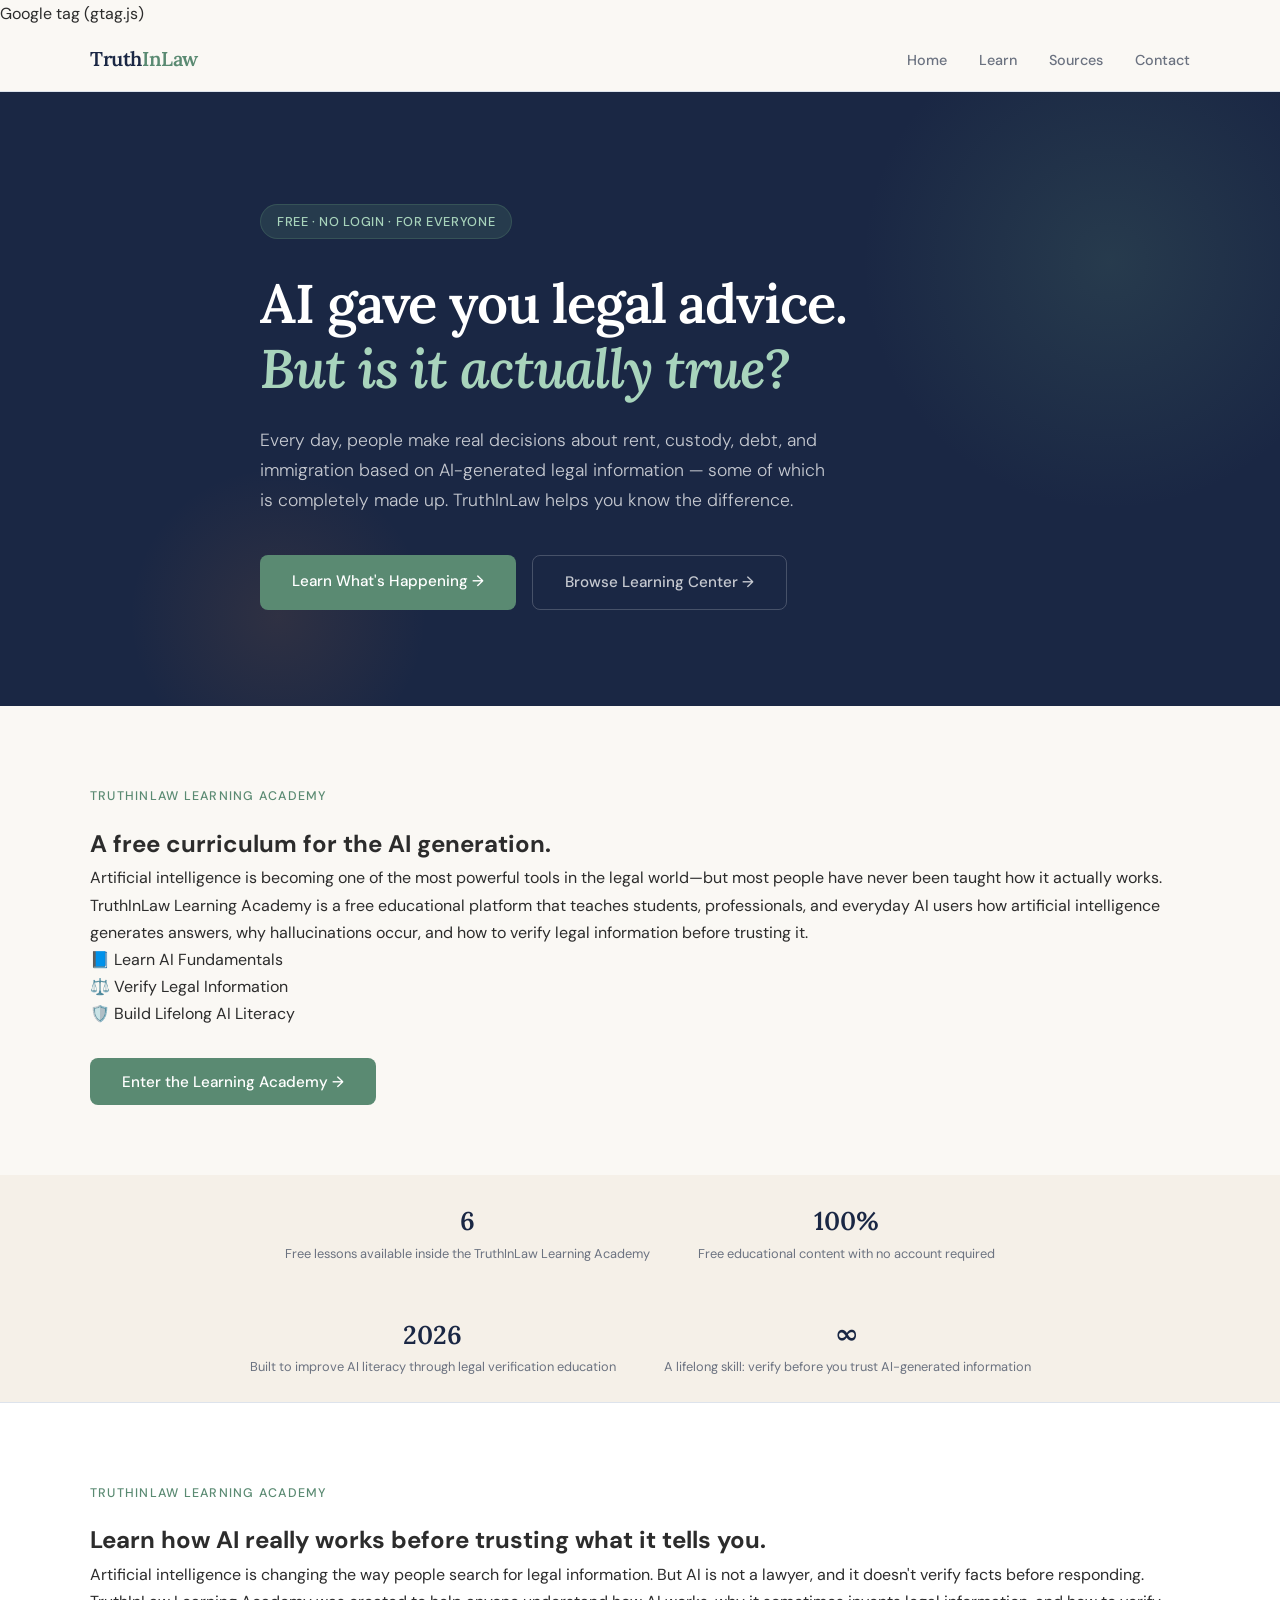
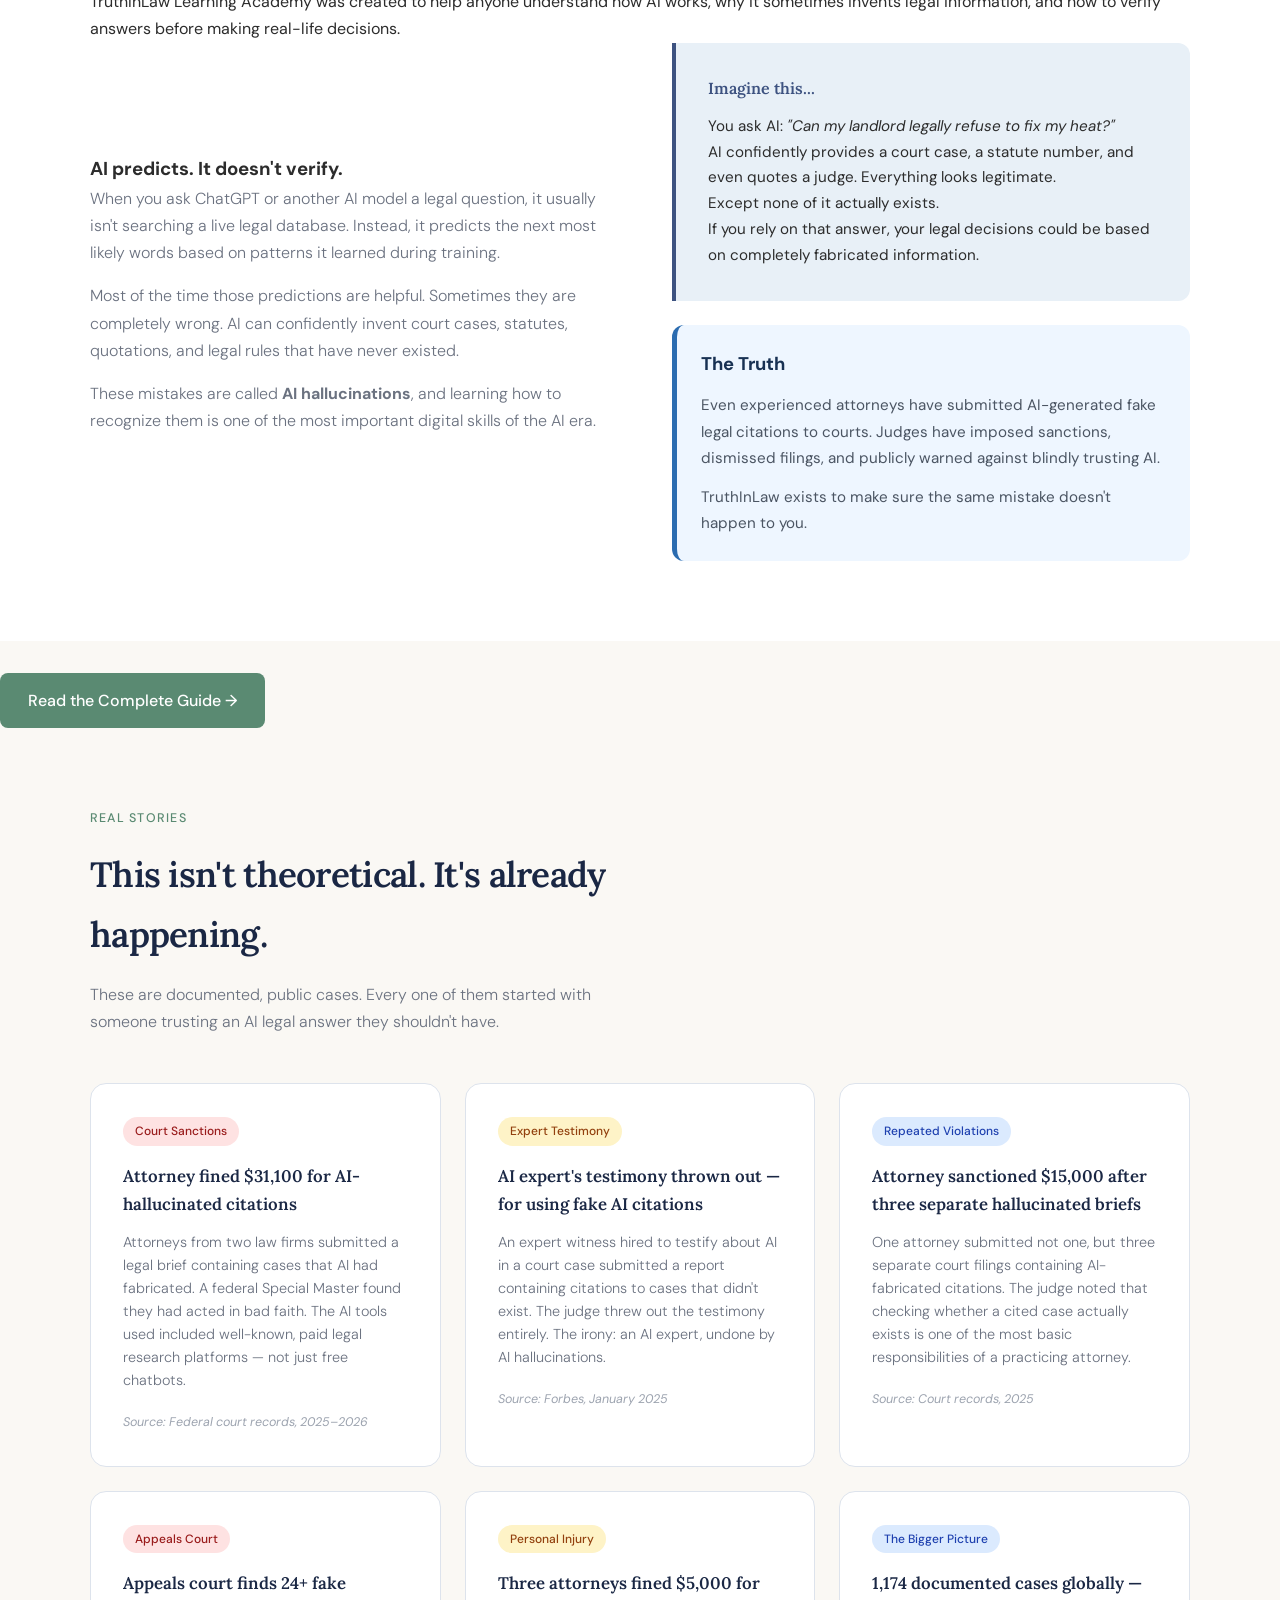
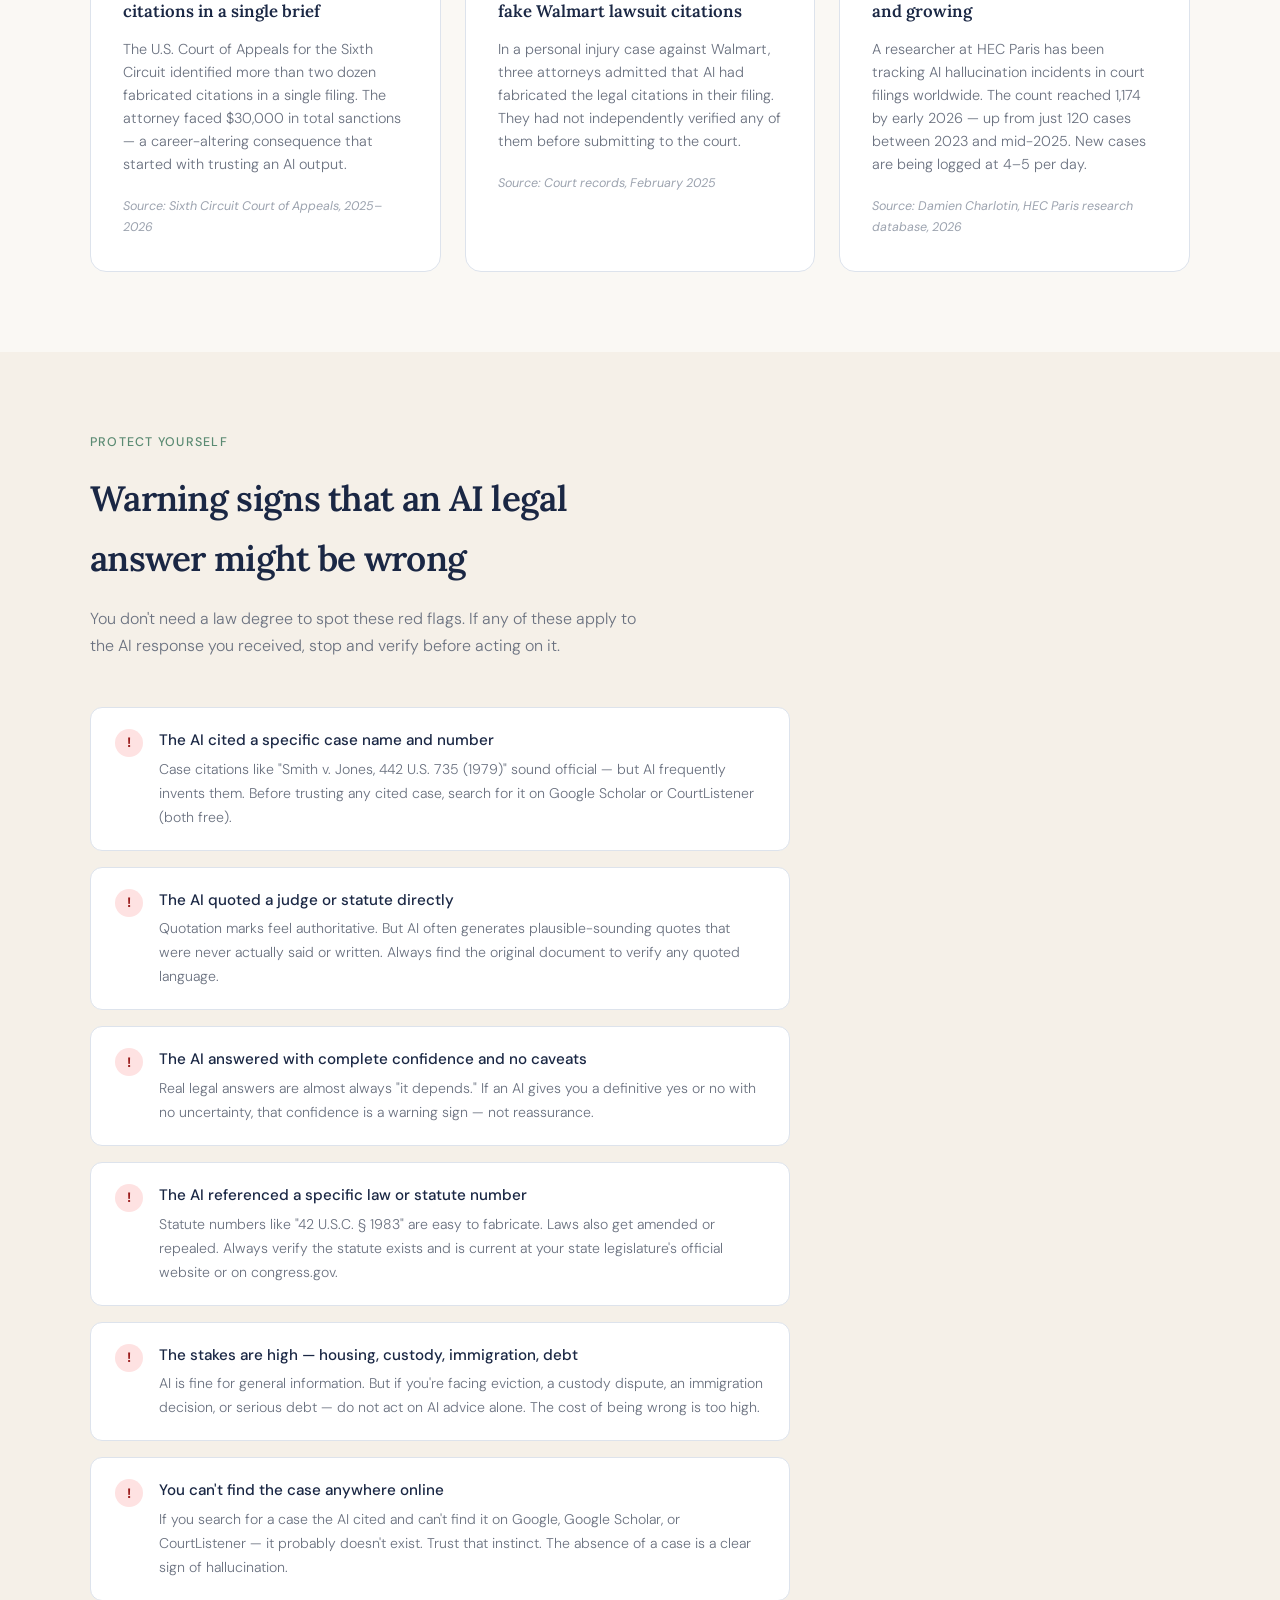
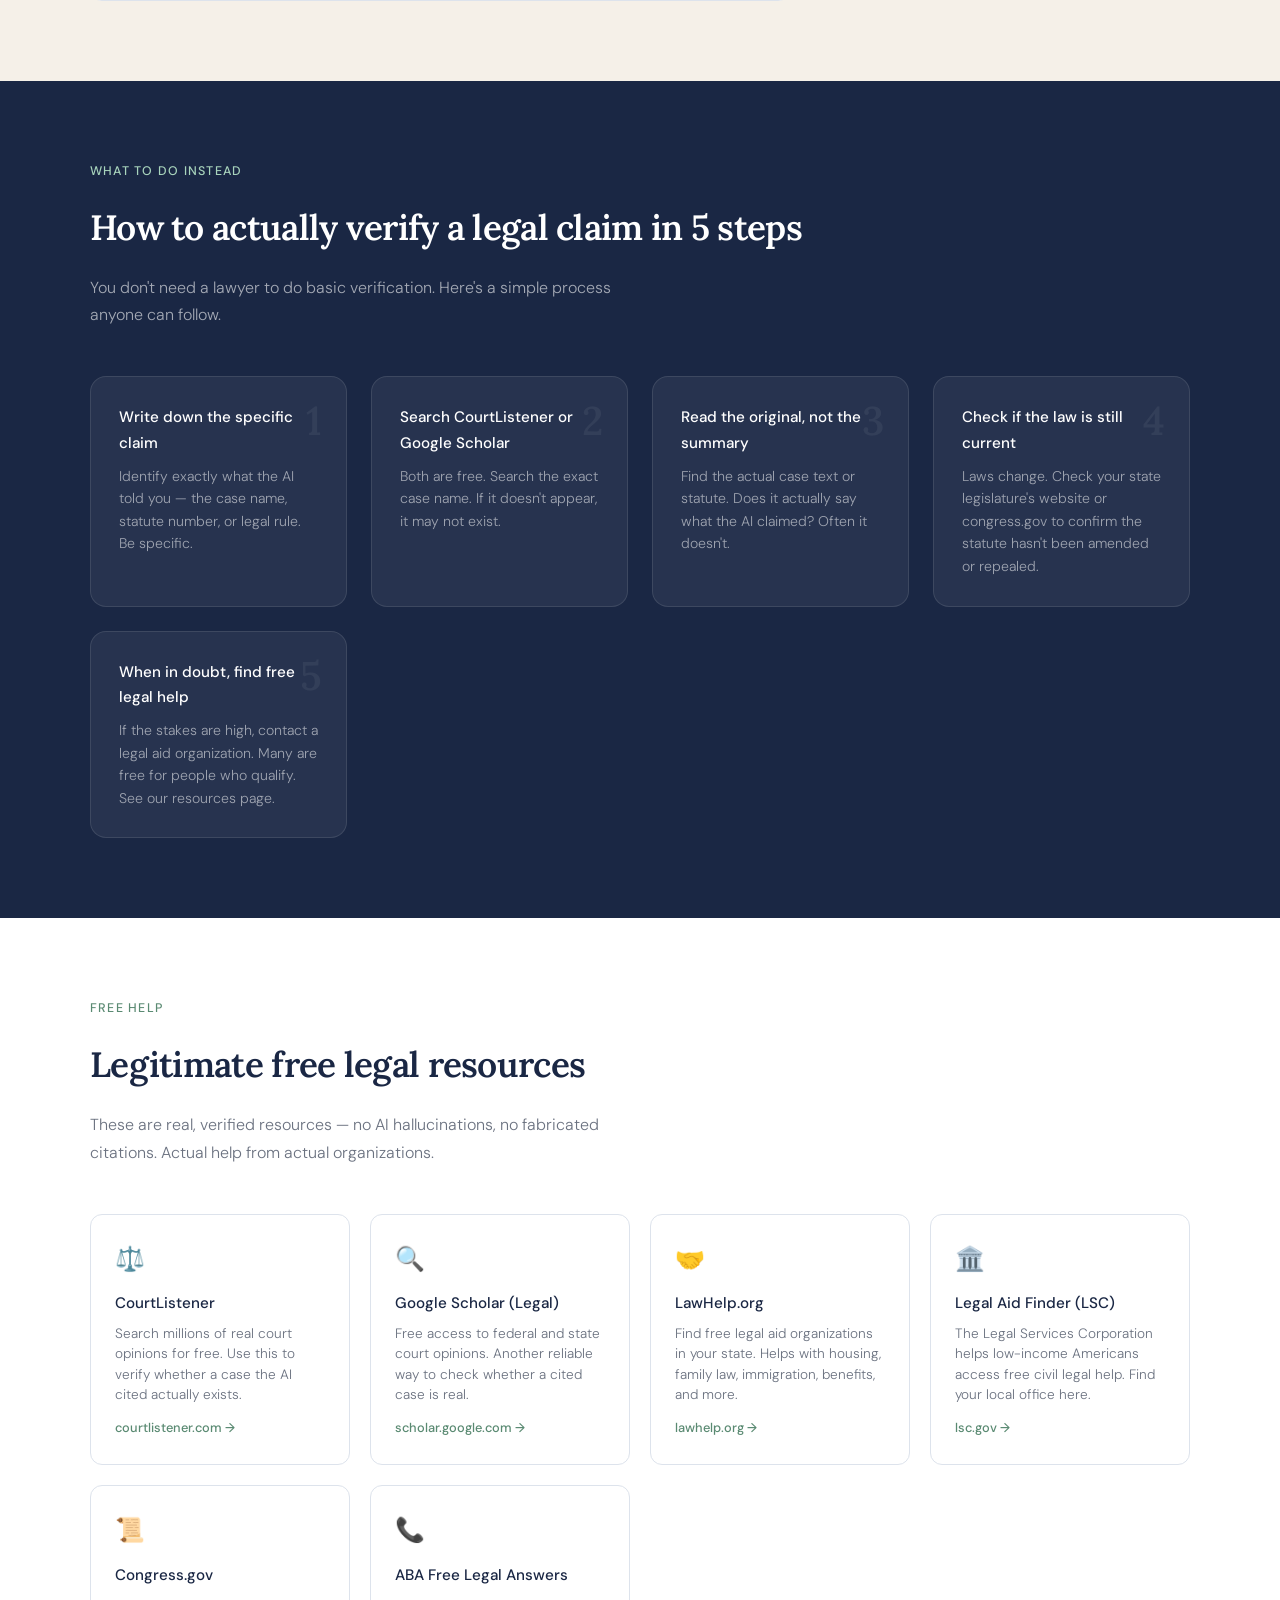
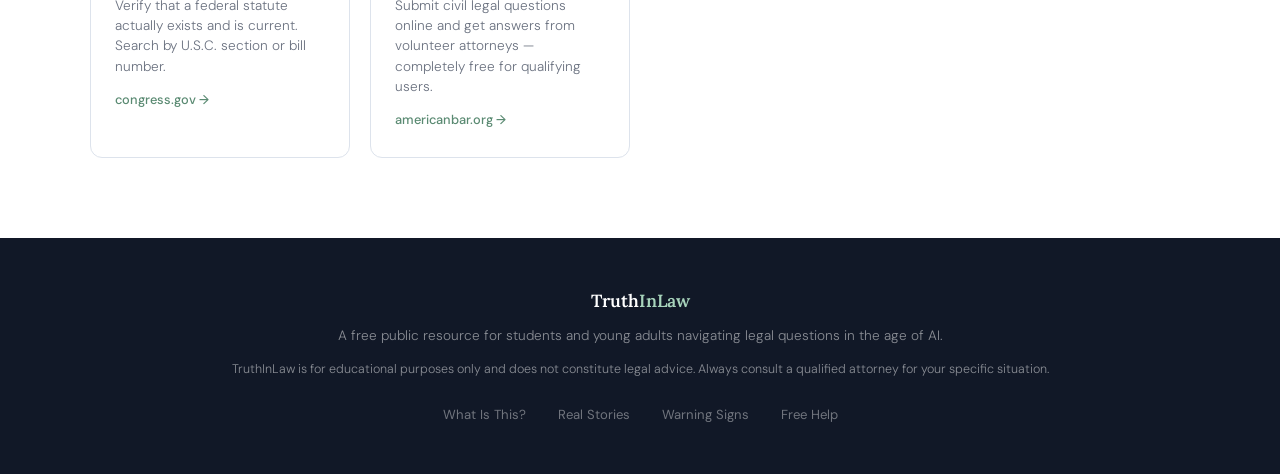
<file: index.html>
<!DOCTYPE html>
<html lang="en">
<head> <meta name="google-site-verification" content="o9C9tO1v9_u4jPkDq4VD1Y3YwU4HZYozUURHQA8tSz4" /> Google tag (gtag.js) 
<script async src="https://www.googletagmanager.com/gtag/js?id=G-Q1T7XTE68C"></script>
<script>
  window.dataLayer = window.dataLayer || [];
  function gtag(){dataLayer.push(arguments);}
  gtag('js', new Date());

  gtag('config', 'G-Q1T7XTE68C');
</script>
<meta charset="UTF-8">
<meta name="viewport" content="width=device-width, initial-scale=1.0">
<title>TruthInLaw — Know Before You Trust</title>
<link href="https://fonts.googleapis.com/css2?family=Lora:ital,wght@0,400;0,600;1,400&family=DM+Sans:wght@300;400;500&display=swap" rel="stylesheet">
<style>
  :root {
    --navy: #1a2744;
    --slate: #3d5280;
    --sky: #e8f0f7;
    --cream: #faf8f4;
    --warm: #f5f0e8;
    --sage: #5a8a72;
    --amber: #c8773a;
    --text: #2c2c2c;
    --muted: #6b7280;
    --border: #dde3ec;
  }

  * { margin: 0; padding: 0; box-sizing: border-box; }

  html { scroll-behavior: smooth; }

  body {
    font-family: 'DM Sans', sans-serif;
    background: var(--cream);
    color: var(--text);
    font-size: 16px;
    line-height: 1.7;
  }

  /* NAV */
  nav {
    position: sticky;
    top: 0;
    background: rgba(250, 248, 244, 0.95);
    backdrop-filter: blur(12px);
    border-bottom: 1px solid var(--border);
    z-index: 100;
    padding: 0 2rem;
  }

  .nav-inner {
    max-width: 1100px;
    margin: 0 auto;
    display: flex;
    align-items: center;
    justify-content: space-between;
    height: 64px;
  }

  .logo {
    font-family: 'Lora', serif;
    font-size: 1.25rem;
    font-weight: 600;
    color: var(--navy);
    text-decoration: none;
    letter-spacing: -0.02em;
  }

  .logo span { color: var(--sage); }

  .nav-links {
    display: flex;
    gap: 2rem;
    list-style: none;
  }

  .nav-links a {
    color: var(--muted);
    text-decoration: none;
    font-size: 0.9rem;
    font-weight: 500;
    transition: color 0.2s;
  }

  .nav-links a:hover { color: var(--navy); }

  /* HERO */
  .hero {
    background: var(--navy);
    color: white;
    padding: 7rem 2rem 6rem;
    position: relative;
    overflow: hidden;
  }

  .hero::before {
    content: '';
    position: absolute;
    top: -80px;
    right: -80px;
    width: 500px;
    height: 500px;
    background: radial-gradient(circle, rgba(90,138,114,0.2) 0%, transparent 70%);
    pointer-events: none;
  }

  .hero::after {
    content: '';
    position: absolute;
    bottom: -60px;
    left: 10%;
    width: 300px;
    height: 300px;
    background: radial-gradient(circle, rgba(200,119,58,0.12) 0%, transparent 70%);
    pointer-events: none;
  }

  .hero-inner {
    max-width: 760px;
    margin: 0 auto;
    position: relative;
    z-index: 1;
  }

  .hero-badge {
    display: inline-block;
    background: rgba(90,138,114,0.2);
    color: #a8d4bc;
    border: 1px solid rgba(90,138,114,0.3);
    border-radius: 100px;
    padding: 0.35rem 1rem;
    font-size: 0.8rem;
    font-weight: 500;
    letter-spacing: 0.05em;
    text-transform: uppercase;
    margin-bottom: 2rem;
  }

  .hero h1 {
    font-family: 'Lora', serif;
    font-size: clamp(2.2rem, 5vw, 3.4rem);
    line-height: 1.2;
    font-weight: 600;
    margin-bottom: 1.5rem;
    letter-spacing: -0.02em;
  }

  .hero h1 em {
    font-style: italic;
    color: #a8d4bc;
  }

  .hero p {
    font-size: 1.1rem;
    color: rgba(255,255,255,0.75);
    max-width: 580px;
    margin-bottom: 2.5rem;
    font-weight: 300;
  }

  .hero-cta {
    display: flex;
    gap: 1rem;
    flex-wrap: wrap;
  }

  .btn-primary {
    background: var(--sage);
    color: white;
    padding: 0.85rem 2rem;
    border-radius: 8px;
    text-decoration: none;
    font-weight: 500;
    font-size: 0.95rem;
    transition: background 0.2s, transform 0.15s;
  }

  .btn-primary:hover { background: #4a7a62; transform: translateY(-1px); }

  .btn-ghost {
    background: transparent;
    color: rgba(255,255,255,0.75);
    padding: 0.85rem 2rem;
    border-radius: 8px;
    text-decoration: none;
    font-weight: 500;
    font-size: 0.95rem;
    border: 1px solid rgba(255,255,255,0.2);
    transition: border-color 0.2s, color 0.2s;
  }

  .btn-ghost:hover { border-color: rgba(255,255,255,0.5); color: white; }

  /* STAT BAR */
  .stat-bar {
    background: var(--warm);
    border-bottom: 1px solid var(--border);
    padding: 1.5rem 2rem;
  }

  .stat-bar-inner {
    max-width: 1100px;
    margin: 0 auto;
    display: flex;
    gap: 3rem;
    justify-content: center;
    flex-wrap: wrap;
  }

  .stat {
    text-align: center;
  }

  .stat-num {
    font-family: 'Lora', serif;
    font-size: 1.6rem;
    font-weight: 600;
    color: var(--navy);
  }

  .stat-label {
    font-size: 0.8rem;
    color: var(--muted);
    font-weight: 400;
  }

  /* SECTIONS */
  section {
    padding: 5rem 2rem;
  }

  .section-inner {
    max-width: 1100px;
    margin: 0 auto;
  }

  .section-label {
    font-size: 0.78rem;
    font-weight: 500;
    letter-spacing: 0.1em;
    text-transform: uppercase;
    color: var(--sage);
    margin-bottom: 1rem;
  }

  .section-title {
    font-family: 'Lora', serif;
    font-size: clamp(1.6rem, 3vw, 2.2rem);
    color: var(--navy);
    font-weight: 600;
    letter-spacing: -0.02em;
    margin-bottom: 1rem;
    max-width: 600px;
  }

  .section-subtitle {
    color: var(--muted);
    font-size: 1rem;
    max-width: 560px;
    margin-bottom: 3rem;
    font-weight: 300;
  }

  /* WHAT IS AI HALLUCINATION */
  .explainer {
    background: white;
  }

  .explainer-grid {
    display: grid;
    grid-template-columns: 1fr 1fr;
    gap: 4rem;
    align-items: center;
  }

  @media (max-width: 720px) {
    .explainer-grid { grid-template-columns: 1fr; gap: 2rem; }
  }

  .callout-box {
    background: var(--sky);
    border-left: 4px solid var(--slate);
    border-radius: 0 12px 12px 0;
    padding: 2rem;
  }

  .callout-box h3 {
    font-family: 'Lora', serif;
    font-size: 1rem;
    color: var(--slate);
    margin-bottom: 0.75rem;
    font-weight: 600;
  }

  .callout-box p {
    font-size: 0.95rem;
    color: var(--text);
    line-height: 1.7;
  }
/* Secondary Callout */

.callout-box.secondary{

    margin-top:24px;

    background:#eef6ff;

    border-left:5px solid #2b6cb0;

    border-radius:12px;

    padding:24px;

}

.callout-box.secondary strong{

    display:block;

    font-size:1.15rem;

    color:#183153;

    margin-bottom:12px;

}

.callout-box.secondary p{

    margin:0 0 12px 0;

    color:#4b5563;

    line-height:1.75;

}

.callout-box.secondary p:last-child{

    margin-bottom:0;

}
  .explainer-text h2 {
    font-family: 'Lora', serif;
    font-size: 1.8rem;
    color: var(--navy);
    margin-bottom: 1rem;
    letter-spacing: -0.02em;
  }

  .explainer-text p {
    color: var(--muted);
    margin-bottom: 1rem;
    font-weight: 300;
  }

  /* REAL STORIES */
  .stories { background: var(--cream); }

  .stories-grid {
    display: grid;
    grid-template-columns: repeat(auto-fit, minmax(300px, 1fr));
    gap: 1.5rem;
  }

  .story-card {
    background: white;
    border-radius: 16px;
    padding: 2rem;
    border: 1px solid var(--border);
    transition: box-shadow 0.2s, transform 0.2s;
    position: relative;
  }

  .story-card:hover {
    box-shadow: 0 8px 30px rgba(26,39,68,0.08);
    transform: translateY(-2px);
  }

  .story-tag {
    display: inline-block;
    padding: 0.25rem 0.75rem;
    border-radius: 100px;
    font-size: 0.75rem;
    font-weight: 500;
    margin-bottom: 1rem;
  }

  .tag-red { background: #fee2e2; color: #991b1b; }
  .tag-amber { background: #fef3c7; color: #92400e; }
  .tag-blue { background: #dbeafe; color: #1e40af; }

  .story-card h3 {
    font-family: 'Lora', serif;
    font-size: 1.05rem;
    color: var(--navy);
    margin-bottom: 0.75rem;
    font-weight: 600;
  }

  .story-card p {
    font-size: 0.9rem;
    color: var(--muted);
    line-height: 1.6;
    font-weight: 300;
  }

  .story-card .story-source {
    margin-top: 1.25rem;
    font-size: 0.78rem;
    color: #9ca3af;
    font-style: italic;
  }

  /* WARNING SIGNS */
  .warnings { background: var(--warm); }

  .checklist {
    display: flex;
    flex-direction: column;
    gap: 1rem;
    max-width: 700px;
  }

  .check-item {
    background: white;
    border-radius: 12px;
    padding: 1.25rem 1.5rem;
    display: flex;
    gap: 1rem;
    align-items: flex-start;
    border: 1px solid var(--border);
  }

  .check-icon {
    width: 28px;
    height: 28px;
    border-radius: 50%;
    background: #fee2e2;
    color: #991b1b;
    font-size: 0.85rem;
    display: flex;
    align-items: center;
    justify-content: center;
    flex-shrink: 0;
    margin-top: 1px;
    font-weight: 700;
  }

  .check-text h4 {
    font-weight: 500;
    color: var(--navy);
    margin-bottom: 0.25rem;
    font-size: 0.95rem;
  }

  .check-text p {
    font-size: 0.88rem;
    color: var(--muted);
    font-weight: 300;
  }

  /* FREE RESOURCES */
  .resources { background: white; }

  .resources-grid {
    display: grid;
    grid-template-columns: repeat(auto-fit, minmax(250px, 1fr));
    gap: 1.25rem;
  }

  .resource-card {
    border: 1px solid var(--border);
    border-radius: 12px;
    padding: 1.5rem;
    text-decoration: none;
    color: inherit;
    transition: border-color 0.2s, box-shadow 0.2s;
    display: block;
  }

  .resource-card:hover {
    border-color: var(--sage);
    box-shadow: 0 4px 16px rgba(90,138,114,0.12);
  }

  .resource-icon {
    font-size: 1.5rem;
    margin-bottom: 0.75rem;
  }

  .resource-card h3 {
    font-weight: 500;
    color: var(--navy);
    margin-bottom: 0.4rem;
    font-size: 0.95rem;
  }

  .resource-card p {
    font-size: 0.85rem;
    color: var(--muted);
    font-weight: 300;
    line-height: 1.5;
  }

  .resource-link {
    display: inline-block;
    margin-top: 0.75rem;
    font-size: 0.8rem;
    color: var(--sage);
    font-weight: 500;
  }

  /* QUICK GUIDE */
  .guide { background: var(--navy); color: white; }

  .guide .section-label { color: #a8d4bc; }
  .guide .section-title { color: white; }
  .guide .section-subtitle { color: rgba(255,255,255,0.6); }

  .steps {
    display: grid;
    grid-template-columns: repeat(auto-fit, minmax(220px, 1fr));
    gap: 1.5rem;
    counter-reset: steps;
  }

  .step {
    background: rgba(255,255,255,0.06);
    border: 1px solid rgba(255,255,255,0.1);
    border-radius: 16px;
    padding: 1.75rem;
    counter-increment: steps;
    position: relative;
  }

  .step::before {
    content: counter(steps);
    position: absolute;
    top: 1.5rem;
    right: 1.5rem;
    font-family: 'Lora', serif;
    font-size: 2.5rem;
    color: rgba(255,255,255,0.06);
    font-weight: 600;
    line-height: 1;
  }

  .step h3 {
    font-weight: 500;
    color: white;
    margin-bottom: 0.5rem;
    font-size: 0.95rem;
  }

  .step p {
    font-size: 0.88rem;
    color: rgba(255,255,255,0.55);
    font-weight: 300;
    line-height: 1.6;
  }

  /* FOOTER */
  footer {
    background: #111827;
    color: rgba(255,255,255,0.5);
    padding: 3rem 2rem;
    text-align: center;
    font-size: 0.85rem;
  }

  footer .footer-logo {
    font-family: 'Lora', serif;
    font-size: 1.1rem;
    color: white;
    margin-bottom: 0.5rem;
    font-weight: 600;
  }

  footer .footer-logo span { color: #a8d4bc; }

  footer p { margin-top: 0.5rem; font-weight: 300; }

  footer .footer-links {
    margin-top: 1.5rem;
    display: flex;
    gap: 2rem;
    justify-content: center;
    flex-wrap: wrap;
  }

  footer .footer-links a {
    color: rgba(255,255,255,0.4);
    text-decoration: none;
    transition: color 0.2s;
    font-size: 0.82rem;
  }

  footer .footer-links a:hover { color: white; }

  /* ANIMATIONS */
  @keyframes fadeUp {
    from { opacity: 0; transform: translateY(24px); }
    to { opacity: 1; transform: translateY(0); }
  }

  .hero-inner > * {
    animation: fadeUp 0.6s ease both;
  }

  .hero-inner > *:nth-child(1) { animation-delay: 0.1s; }
  .hero-inner > *:nth-child(2) { animation-delay: 0.2s; }
  .hero-inner > *:nth-child(3) { animation-delay: 0.3s; }
  .hero-inner > *:nth-child(4) { animation-delay: 0.4s; }

  /* MOBILE */
  @media (max-width: 600px) {
    nav .nav-links { display: none; }
    .stat-bar-inner { gap: 1.5rem; }
  }
</style>
</head>
<body>

<!-- NAV -->
<nav>
  <div class="nav-inner">
   <a href="index.html" class="logo">Truth<span>InLaw</span></a>
  <ul class="nav-links">
  <li><a href="index.html">Home</a></li>
  <li><a href="learn.html">Learn</a></li>
  <li><a href="sources.html">Sources</a></li>
  <li><a href="contact.html">Contact</a></li>
</ul>
  </div>
</nav>

<!-- HERO -->
<section class="hero">
  <div class="hero-inner">
    <div class="hero-badge">Free · No Login · For Everyone</div>
    <h1>AI gave you legal advice.<br><em>But is it actually true?</em></h1>
    <p>Every day, people make real decisions about rent, custody, debt, and immigration based on AI-generated legal information — some of which is completely made up. TruthInLaw helps you know the difference.</p>
    <div class="hero-cta">
  <a href="#what-is-it" class="btn-primary">Learn What's Happening →</a>

  <a href="learn.html" class="btn-ghost">Browse Learning Center →</a>
</div>
  </div>
</section>
<!-- TRUTHINLAW LEARNING ACADEMY -->

<section class="academy-home">

<div class="section-inner">

<div class="section-label">

TruthInLaw Learning Academy

</div>

<h2>

A free curriculum for the AI generation.

</h2>

<p class="academy-home-text">

Artificial intelligence is becoming one of the most powerful tools in the legal world—but most people have never been taught how it actually works.

TruthInLaw Learning Academy is a free educational platform that teaches students, professionals, and everyday AI users how artificial intelligence generates answers, why hallucinations occur, and how to verify legal information before trusting it.

</p>

<div class="academy-pill-row">

<div class="academy-pill">
📘 Learn AI Fundamentals
</div>

<div class="academy-pill">
⚖️ Verify Legal Information
</div>

<div class="academy-pill">
🛡️ Build Lifelong AI Literacy
</div>

</div>

<div style="margin-top:40px;">

<a href="learn.html" class="btn-primary">

Enter the Learning Academy →

</a>

</div>

</div>

</section>
<!-- STAT BAR -->
<div class="stat-bar">
  <div class="stat-bar-inner">

    <div class="stat">
      <div class="stat-num">6</div>
      <div class="stat-label">
        Free lessons available inside the TruthInLaw Learning Academy
      </div>
    </div>

    <div class="stat">
      <div class="stat-num">100%</div>
      <div class="stat-label">
        Free educational content with no account required
      </div>
    </div>

    <div class="stat">
      <div class="stat-num">2026</div>
      <div class="stat-label">
        Built to improve AI literacy through legal verification education
      </div>
    </div>

    <div class="stat">
      <div class="stat-num">∞</div>
      <div class="stat-label">
        A lifelong skill: verify before you trust AI-generated information
      </div>
    </div>

  </div>
</div>

<!-- WHAT IS IT -->
<section class="explainer white" id="what-is-it">
  <div class="section-inner">

    <div class="section-label">TruthInLaw Learning Academy</div>

    <h2>Learn how AI really works before trusting what it tells you.</h2>

    <p class="section-intro">
      Artificial intelligence is changing the way people search for legal information.
      But AI is not a lawyer, and it doesn't verify facts before responding.
      TruthInLaw Learning Academy was created to help anyone understand how AI works,
      why it sometimes invents legal information, and how to verify answers before making real-life decisions.
    </p>

    <div class="explainer-grid">

      <div class="explainer-text">

        <h3>AI predicts. It doesn't verify.</h3>

        <p>
          When you ask ChatGPT or another AI model a legal question, it usually isn't
          searching a live legal database. Instead, it predicts the next most likely words
          based on patterns it learned during training.
        </p>

        <p>
          Most of the time those predictions are helpful.
          Sometimes they are completely wrong.
          AI can confidently invent court cases, statutes, quotations, and legal rules that have never existed.
        </p>

        <p>
          These mistakes are called
          <strong>AI hallucinations</strong>,
          and learning how to recognize them is one of the most important digital skills of the AI era.
        </p>

      </div>

      <div>

        <div class="callout-box">

          <h3>Imagine this...</h3>

          <p>
            You ask AI:
            <em>
            "Can my landlord legally refuse to fix my heat?"
            </em>
          </p>

          <p>
            AI confidently provides a court case, a statute number, and even quotes a judge.
            Everything looks legitimate.
          </p>

          <p>
            Except none of it actually exists.
          </p>

          <p>
            If you rely on that answer, your legal decisions could be based on completely fabricated information.
          </p>

        </div>

        <div class="callout-box secondary">

          <strong>The Truth</strong>

          <p>
            Even experienced attorneys have submitted AI-generated fake legal citations to courts.
            Judges have imposed sanctions, dismissed filings, and publicly warned against blindly trusting AI.
          </p>

          <p>
            TruthInLaw exists to make sure the same mistake doesn't happen to you.
          </p>

        </div>

      </div>

    </div>

  </div>
</section>

<!-- New Button -->
<div style="margin-top: 2rem;">
  <a href="what-is-ai-hallucination.html"
     style="display:inline-block;
            background:#5a8a72;
            color:white;
            padding:14px 28px;
            text-decoration:none;
            border-radius:8px;
            font-weight:500;">
    Read the Complete Guide →
  </a>
</div>

</div>
</div>
</div>
</section>

<!-- REAL STORIES -->
<section class="stories" id="real-stories">
  <div class="section-inner">
    <div class="section-label">Real Stories</div>
    <h2 class="section-title">This isn't theoretical. It's already happening.</h2>
    <p class="section-subtitle">These are documented, public cases. Every one of them started with someone trusting an AI legal answer they shouldn't have.</p>

    <div class="stories-grid">
      <div class="story-card">
        <div class="story-tag tag-red">Court Sanctions</div>
        <h3>Attorney fined $31,100 for AI-hallucinated citations</h3>
        <p>Attorneys from two law firms submitted a legal brief containing cases that AI had fabricated. A federal Special Master found they had acted in bad faith. The AI tools used included well-known, paid legal research platforms — not just free chatbots.</p>
        <div class="story-source">Source: Federal court records, 2025–2026</div>
      </div>

      <div class="story-card">
        <div class="story-tag tag-amber">Expert Testimony</div>
        <h3>AI expert's testimony thrown out — for using fake AI citations</h3>
        <p>An expert witness hired to testify about AI in a court case submitted a report containing citations to cases that didn't exist. The judge threw out the testimony entirely. The irony: an AI expert, undone by AI hallucinations.</p>
        <div class="story-source">Source: Forbes, January 2025</div>
      </div>

      <div class="story-card">
        <div class="story-tag tag-blue">Repeated Violations</div>
        <h3>Attorney sanctioned $15,000 after three separate hallucinated briefs</h3>
        <p>One attorney submitted not one, but three separate court filings containing AI-fabricated citations. The judge noted that checking whether a cited case actually exists is one of the most basic responsibilities of a practicing attorney.</p>
        <div class="story-source">Source: Court records, 2025</div>
      </div>

      <div class="story-card">
        <div class="story-tag tag-red">Appeals Court</div>
        <h3>Appeals court finds 24+ fake citations in a single brief</h3>
        <p>The U.S. Court of Appeals for the Sixth Circuit identified more than two dozen fabricated citations in a single filing. The attorney faced $30,000 in total sanctions — a career-altering consequence that started with trusting an AI output.</p>
        <div class="story-source">Source: Sixth Circuit Court of Appeals, 2025–2026</div>
      </div>

      <div class="story-card">
        <div class="story-tag tag-amber">Personal Injury</div>
        <h3>Three attorneys fined $5,000 for fake Walmart lawsuit citations</h3>
        <p>In a personal injury case against Walmart, three attorneys admitted that AI had fabricated the legal citations in their filing. They had not independently verified any of them before submitting to the court.</p>
        <div class="story-source">Source: Court records, February 2025</div>
      </div>

      <div class="story-card">
        <div class="story-tag tag-blue">The Bigger Picture</div>
        <h3>1,174 documented cases globally — and growing</h3>
        <p>A researcher at HEC Paris has been tracking AI hallucination incidents in court filings worldwide. The count reached 1,174 by early 2026 — up from just 120 cases between 2023 and mid-2025. New cases are being logged at 4–5 per day.</p>
        <div class="story-source">Source: Damien Charlotin, HEC Paris research database, 2026</div>
      </div>
    </div>
  </div>
</section>

<!-- WARNING SIGNS -->
<section class="warnings" id="warning-signs">
  <div class="section-inner">
    <div class="section-label">Protect Yourself</div>
    <h2 class="section-title">Warning signs that an AI legal answer might be wrong</h2>
    <p class="section-subtitle">You don't need a law degree to spot these red flags. If any of these apply to the AI response you received, stop and verify before acting on it.</p>

    <div class="checklist">
      <div class="check-item">
        <div class="check-icon">!</div>
        <div class="check-text">
          <h4>The AI cited a specific case name and number</h4>
          <p>Case citations like "Smith v. Jones, 442 U.S. 735 (1979)" sound official — but AI frequently invents them. Before trusting any cited case, search for it on Google Scholar or CourtListener (both free).</p>
        </div>
      </div>

      <div class="check-item">
        <div class="check-icon">!</div>
        <div class="check-text">
          <h4>The AI quoted a judge or statute directly</h4>
          <p>Quotation marks feel authoritative. But AI often generates plausible-sounding quotes that were never actually said or written. Always find the original document to verify any quoted language.</p>
        </div>
      </div>

      <div class="check-item">
        <div class="check-icon">!</div>
        <div class="check-text">
          <h4>The AI answered with complete confidence and no caveats</h4>
          <p>Real legal answers are almost always "it depends." If an AI gives you a definitive yes or no with no uncertainty, that confidence is a warning sign — not reassurance.</p>
        </div>
      </div>

      <div class="check-item">
        <div class="check-icon">!</div>
        <div class="check-text">
          <h4>The AI referenced a specific law or statute number</h4>
          <p>Statute numbers like "42 U.S.C. § 1983" are easy to fabricate. Laws also get amended or repealed. Always verify the statute exists and is current at your state legislature's official website or on congress.gov.</p>
        </div>
      </div>

      <div class="check-item">
        <div class="check-icon">!</div>
        <div class="check-text">
          <h4>The stakes are high — housing, custody, immigration, debt</h4>
          <p>AI is fine for general information. But if you're facing eviction, a custody dispute, an immigration decision, or serious debt — do not act on AI advice alone. The cost of being wrong is too high.</p>
        </div>
      </div>

      <div class="check-item">
        <div class="check-icon">!</div>
        <div class="check-text">
          <h4>You can't find the case anywhere online</h4>
          <p>If you search for a case the AI cited and can't find it on Google, Google Scholar, or CourtListener — it probably doesn't exist. Trust that instinct. The absence of a case is a clear sign of hallucination.</p>
        </div>
      </div>
    </div>
  </div>
</section>

<!-- QUICK GUIDE -->
<section class="guide">
  <div class="section-inner">
    <div class="section-label">What To Do Instead</div>
    <h2 class="section-title" style="max-width: 100%;">How to actually verify a legal claim in 5 steps</h2>
    <p class="section-subtitle">You don't need a lawyer to do basic verification. Here's a simple process anyone can follow.</p>

    <div class="steps">
      <div class="step">
        <h3>Write down the specific claim</h3>
        <p>Identify exactly what the AI told you — the case name, statute number, or legal rule. Be specific.</p>
      </div>
      <div class="step">
        <h3>Search CourtListener or Google Scholar</h3>
        <p>Both are free. Search the exact case name. If it doesn't appear, it may not exist.</p>
      </div>
      <div class="step">
        <h3>Read the original, not the summary</h3>
        <p>Find the actual case text or statute. Does it actually say what the AI claimed? Often it doesn't.</p>
      </div>
      <div class="step">
        <h3>Check if the law is still current</h3>
        <p>Laws change. Check your state legislature's website or congress.gov to confirm the statute hasn't been amended or repealed.</p>
      </div>
      <div class="step">
        <h3>When in doubt, find free legal help</h3>
        <p>If the stakes are high, contact a legal aid organization. Many are free for people who qualify. See our resources page.</p>
      </div>
    </div>
  </div>
</section>

<!-- FREE RESOURCES -->
<section class="resources" id="resources">
  <div class="section-inner">
    <div class="section-label">Free Help</div>
    <h2 class="section-title">Legitimate free legal resources</h2>
    <p class="section-subtitle">These are real, verified resources — no AI hallucinations, no fabricated citations. Actual help from actual organizations.</p>

    <div class="resources-grid">
      <a href="https://www.courtlistener.com" target="_blank" class="resource-card">
        <div class="resource-icon">⚖️</div>
        <h3>CourtListener</h3>
        <p>Search millions of real court opinions for free. Use this to verify whether a case the AI cited actually exists.</p>
        <span class="resource-link">courtlistener.com →</span>
      </a>

      <a href="https://scholar.google.com" target="_blank" class="resource-card">
        <div class="resource-icon">🔍</div>
        <h3>Google Scholar (Legal)</h3>
        <p>Free access to federal and state court opinions. Another reliable way to check whether a cited case is real.</p>
        <span class="resource-link">scholar.google.com →</span>
      </a>

      <a href="https://www.lawhelp.org" target="_blank" class="resource-card">
        <div class="resource-icon">🤝</div>
        <h3>LawHelp.org</h3>
        <p>Find free legal aid organizations in your state. Helps with housing, family law, immigration, benefits, and more.</p>
        <span class="resource-link">lawhelp.org →</span>
      </a>

      <a href="https://www.lsc.gov/what-legal-aid/find-legal-aid" target="_blank" class="resource-card">
        <div class="resource-icon">🏛️</div>
        <h3>Legal Aid Finder (LSC)</h3>
        <p>The Legal Services Corporation helps low-income Americans access free civil legal help. Find your local office here.</p>
        <span class="resource-link">lsc.gov →</span>
      </a>

      <a href="https://www.congress.gov" target="_blank" class="resource-card">
        <div class="resource-icon">📜</div>
        <h3>Congress.gov</h3>
        <p>Verify that a federal statute actually exists and is current. Search by U.S.C. section or bill number.</p>
        <span class="resource-link">congress.gov →</span>
      </a>

      <a href="https://www.americanbar.org/groups/legal_services/flh-home/" target="_blank" class="resource-card">
        <div class="resource-icon">📞</div>
        <h3>ABA Free Legal Answers</h3>
        <p>Submit civil legal questions online and get answers from volunteer attorneys — completely free for qualifying users.</p>
        <span class="resource-link">americanbar.org →</span>
      </a>
    </div>
  </div>
</section>

<!-- FOOTER -->
<footer>
  <div class="footer-logo">Truth<span>InLaw</span></div>
  <p>A free public resource for students and young adults navigating legal questions in the age of AI.</p>
  <p style="margin-top: 0.75rem; font-size: 0.78rem;">TruthInLaw is for educational purposes only and does not constitute legal advice. Always consult a qualified attorney for your specific situation.</p>
  <div class="footer-links">
    <a href="#what-is-it">What Is This?</a>
    <a href="#real-stories">Real Stories</a>
    <a href="#warning-signs">Warning Signs</a>
    <a href="#resources">Free Help</a>
  </div>
</footer>

</body>
</html>
</file>
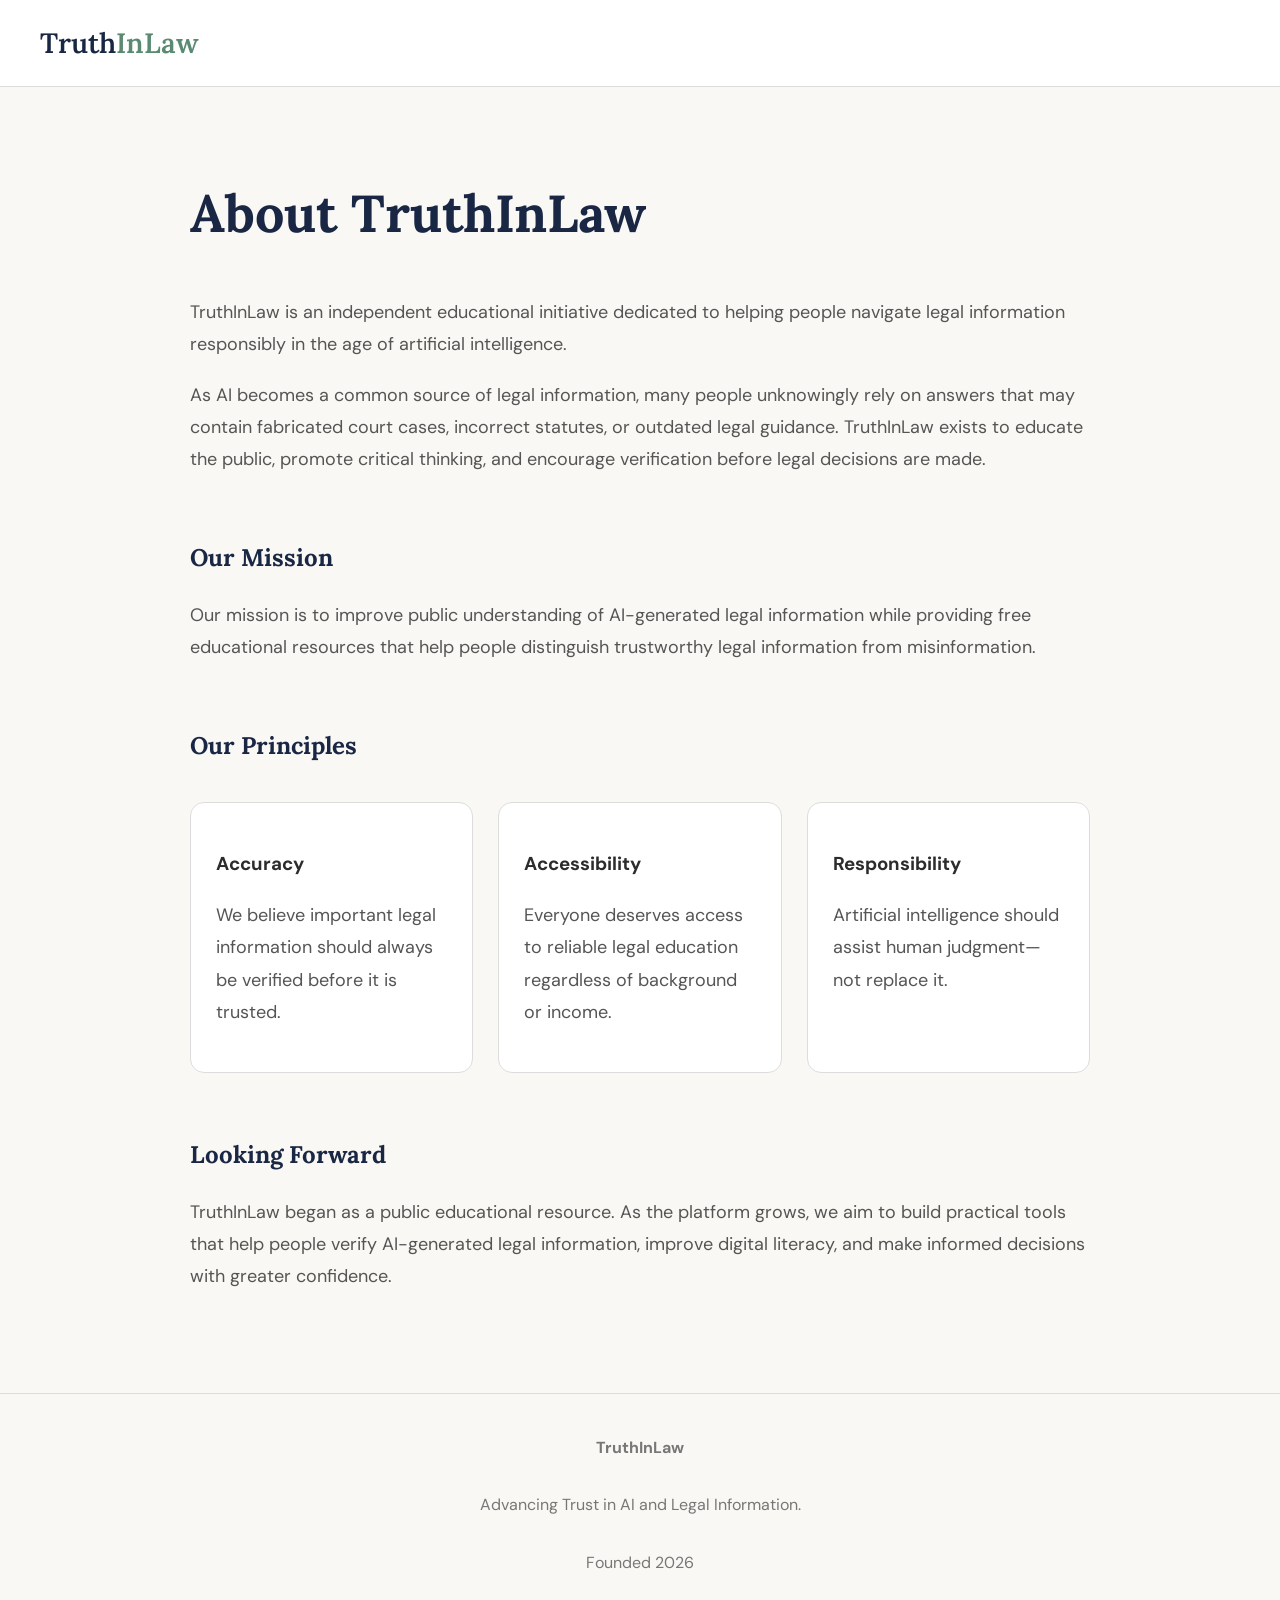
<file: about.html>
<!DOCTYPE html>
<html lang="en">
<head>
<meta charset="UTF-8">
<meta name="viewport" content="width=device-width, initial-scale=1.0">
<title>About | TruthInLaw</title>

<link href="https://fonts.googleapis.com/css2?family=Lora:wght@400;600&family=DM+Sans:wght@300;400;500&display=swap" rel="stylesheet">

<style>

body{
    font-family:'DM Sans',sans-serif;
    background:#faf8f4;
    color:#2c2c2c;
    margin:0;
    line-height:1.8;
}

nav{
    background:white;
    border-bottom:1px solid #ddd;
    padding:18px 40px;
}

.logo{
    font-family:'Lora',serif;
    font-size:28px;
    color:#1a2744;
    text-decoration:none;
    font-weight:600;
}

.logo span{
    color:#5a8a72;
}

.container{
    max-width:900px;
    margin:80px auto;
    padding:0 30px;
}

h1{
    font-family:'Lora',serif;
    font-size:52px;
    color:#1a2744;
}

h2{
    font-family:'Lora',serif;
    color:#1a2744;
    margin-top:60px;
}

p{
    color:#555;
    font-size:18px;
}

.values{
    display:grid;
    grid-template-columns:repeat(auto-fit,minmax(220px,1fr));
    gap:25px;
    margin-top:35px;
}

.card{
    background:white;
    padding:25px;
    border-radius:14px;
    border:1px solid #ddd;
}

footer{
    margin-top:100px;
    text-align:center;
    padding:40px;
    border-top:1px solid #ddd;
    color:#777;
}

</style>

</head>

<body>

<nav>
<a class="logo" href="index.html">Truth<span>InLaw</span></a>
</nav>

<div class="container">

<h1>About TruthInLaw</h1>

<p>
TruthInLaw is an independent educational initiative dedicated to helping people navigate legal information responsibly in the age of artificial intelligence.
</p>

<p>
As AI becomes a common source of legal information, many people unknowingly rely on answers that may contain fabricated court cases, incorrect statutes, or outdated legal guidance. TruthInLaw exists to educate the public, promote critical thinking, and encourage verification before legal decisions are made.
</p>

<h2>Our Mission</h2>

<p>
Our mission is to improve public understanding of AI-generated legal information while providing free educational resources that help people distinguish trustworthy legal information from misinformation.
</p>

<h2>Our Principles</h2>

<div class="values">

<div class="card">
<h3>Accuracy</h3>
<p>We believe important legal information should always be verified before it is trusted.</p>
</div>

<div class="card">
<h3>Accessibility</h3>
<p>Everyone deserves access to reliable legal education regardless of background or income.</p>
</div>

<div class="card">
<h3>Responsibility</h3>
<p>Artificial intelligence should assist human judgment—not replace it.</p>
</div>

</div>

<h2>Looking Forward</h2>

<p>
TruthInLaw began as a public educational resource. As the platform grows, we aim to build practical tools that help people verify AI-generated legal information, improve digital literacy, and make informed decisions with greater confidence.
</p>

</div>

<footer>

<strong>TruthInLaw</strong><br><br>

Advancing Trust in AI and Legal Information.<br><br>

Founded 2026

</footer>

</body>
</html>
</file>
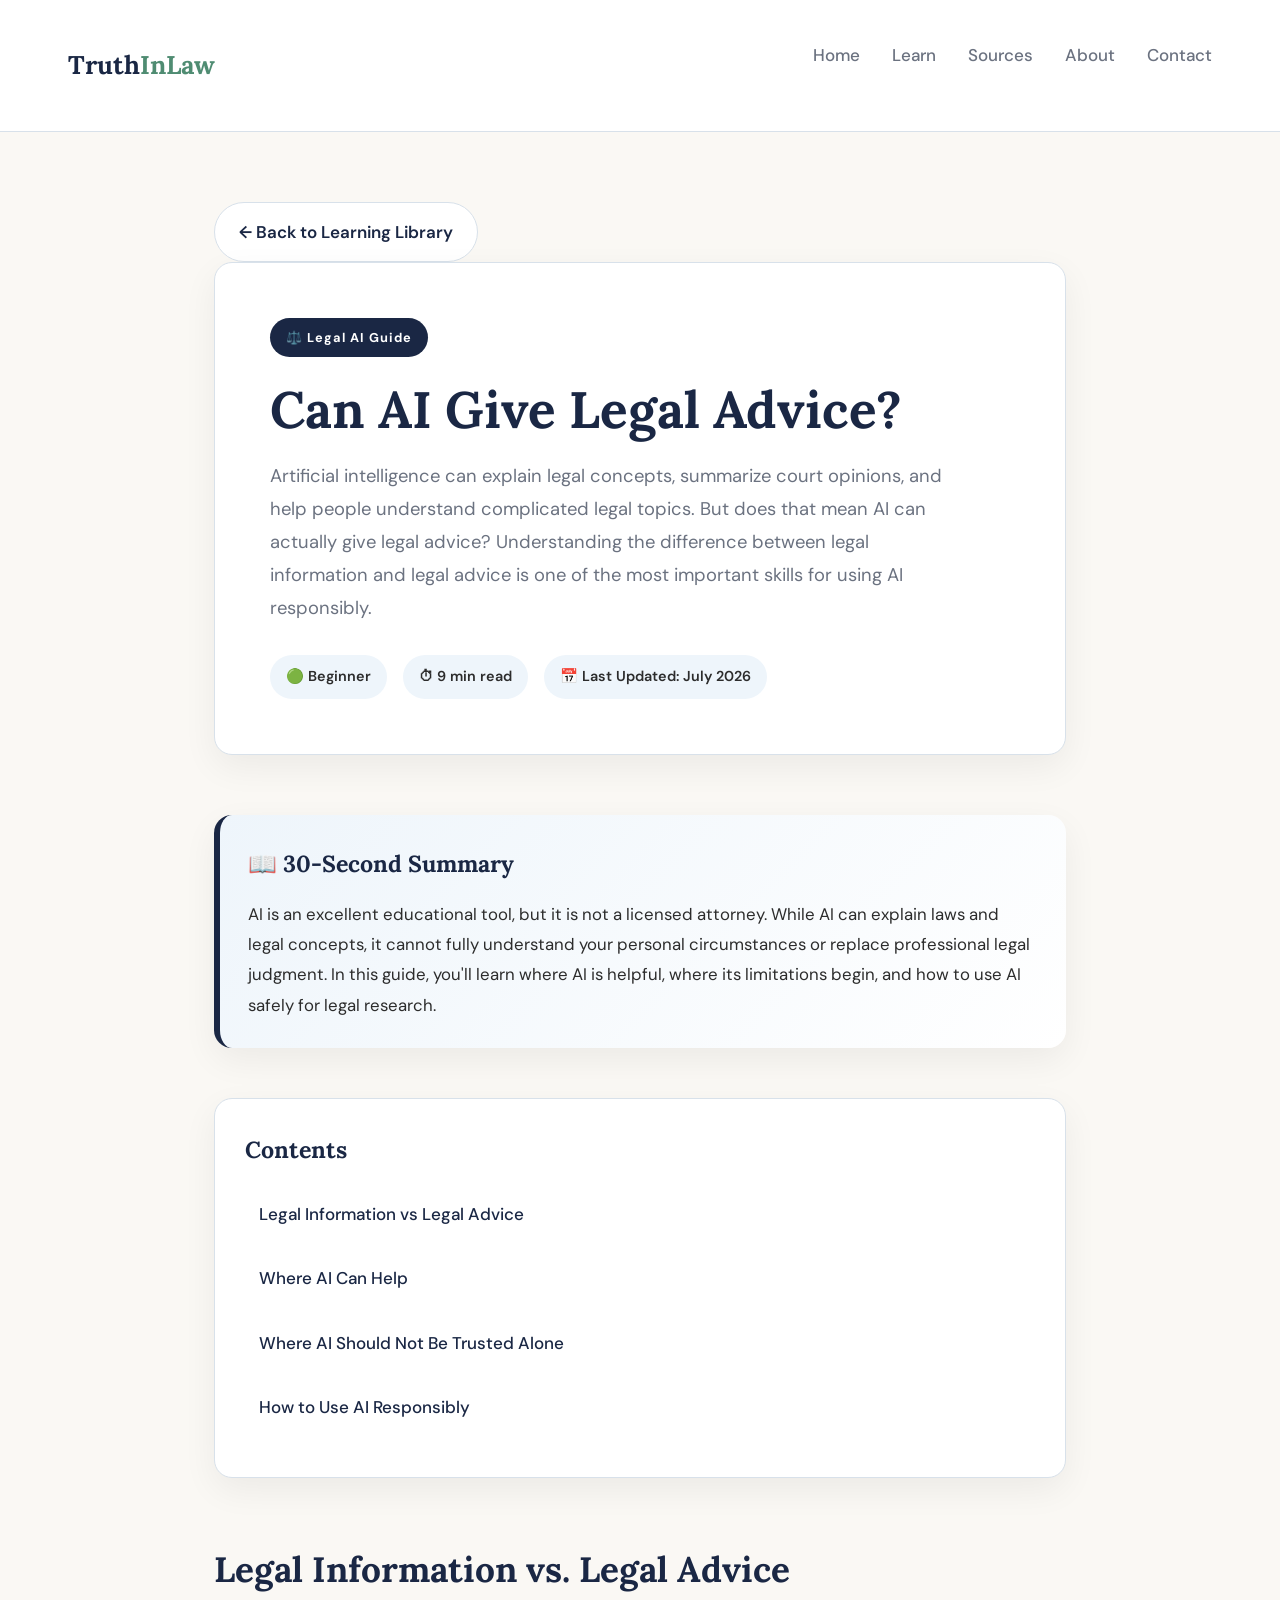
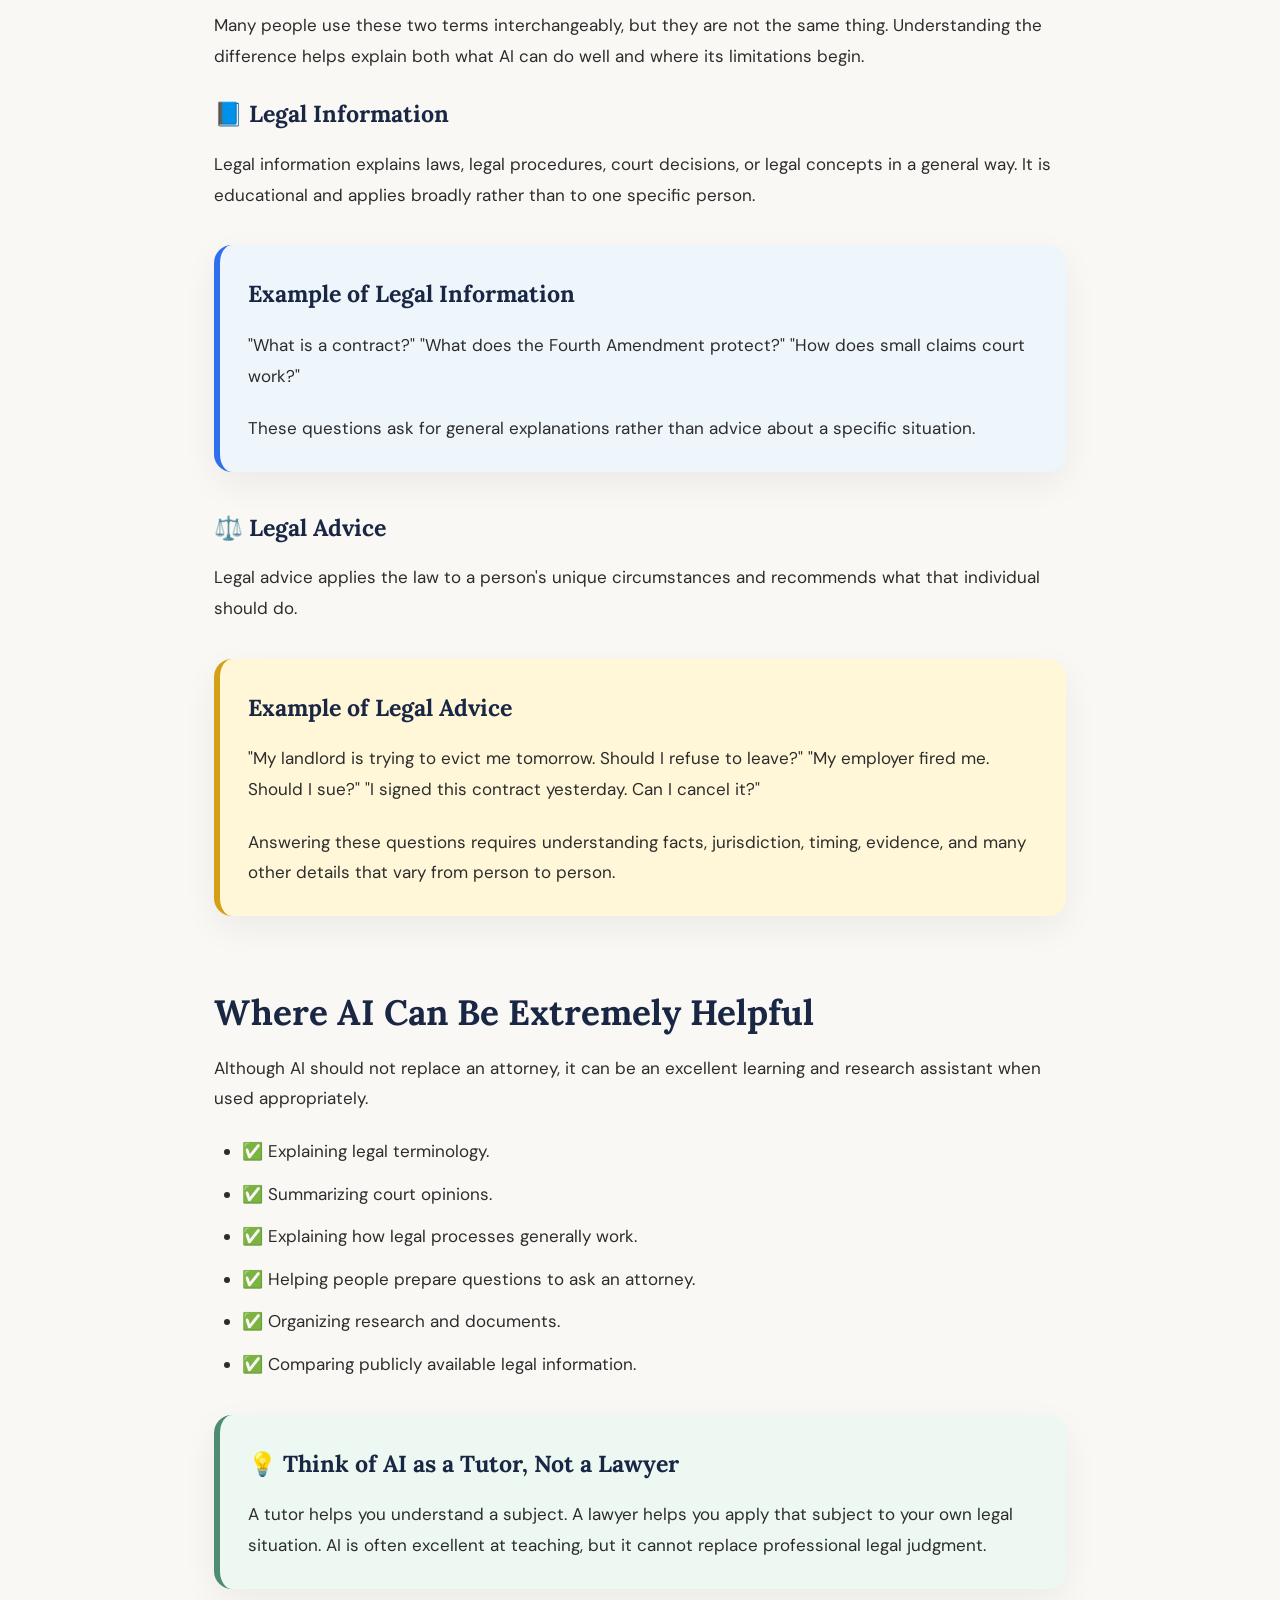
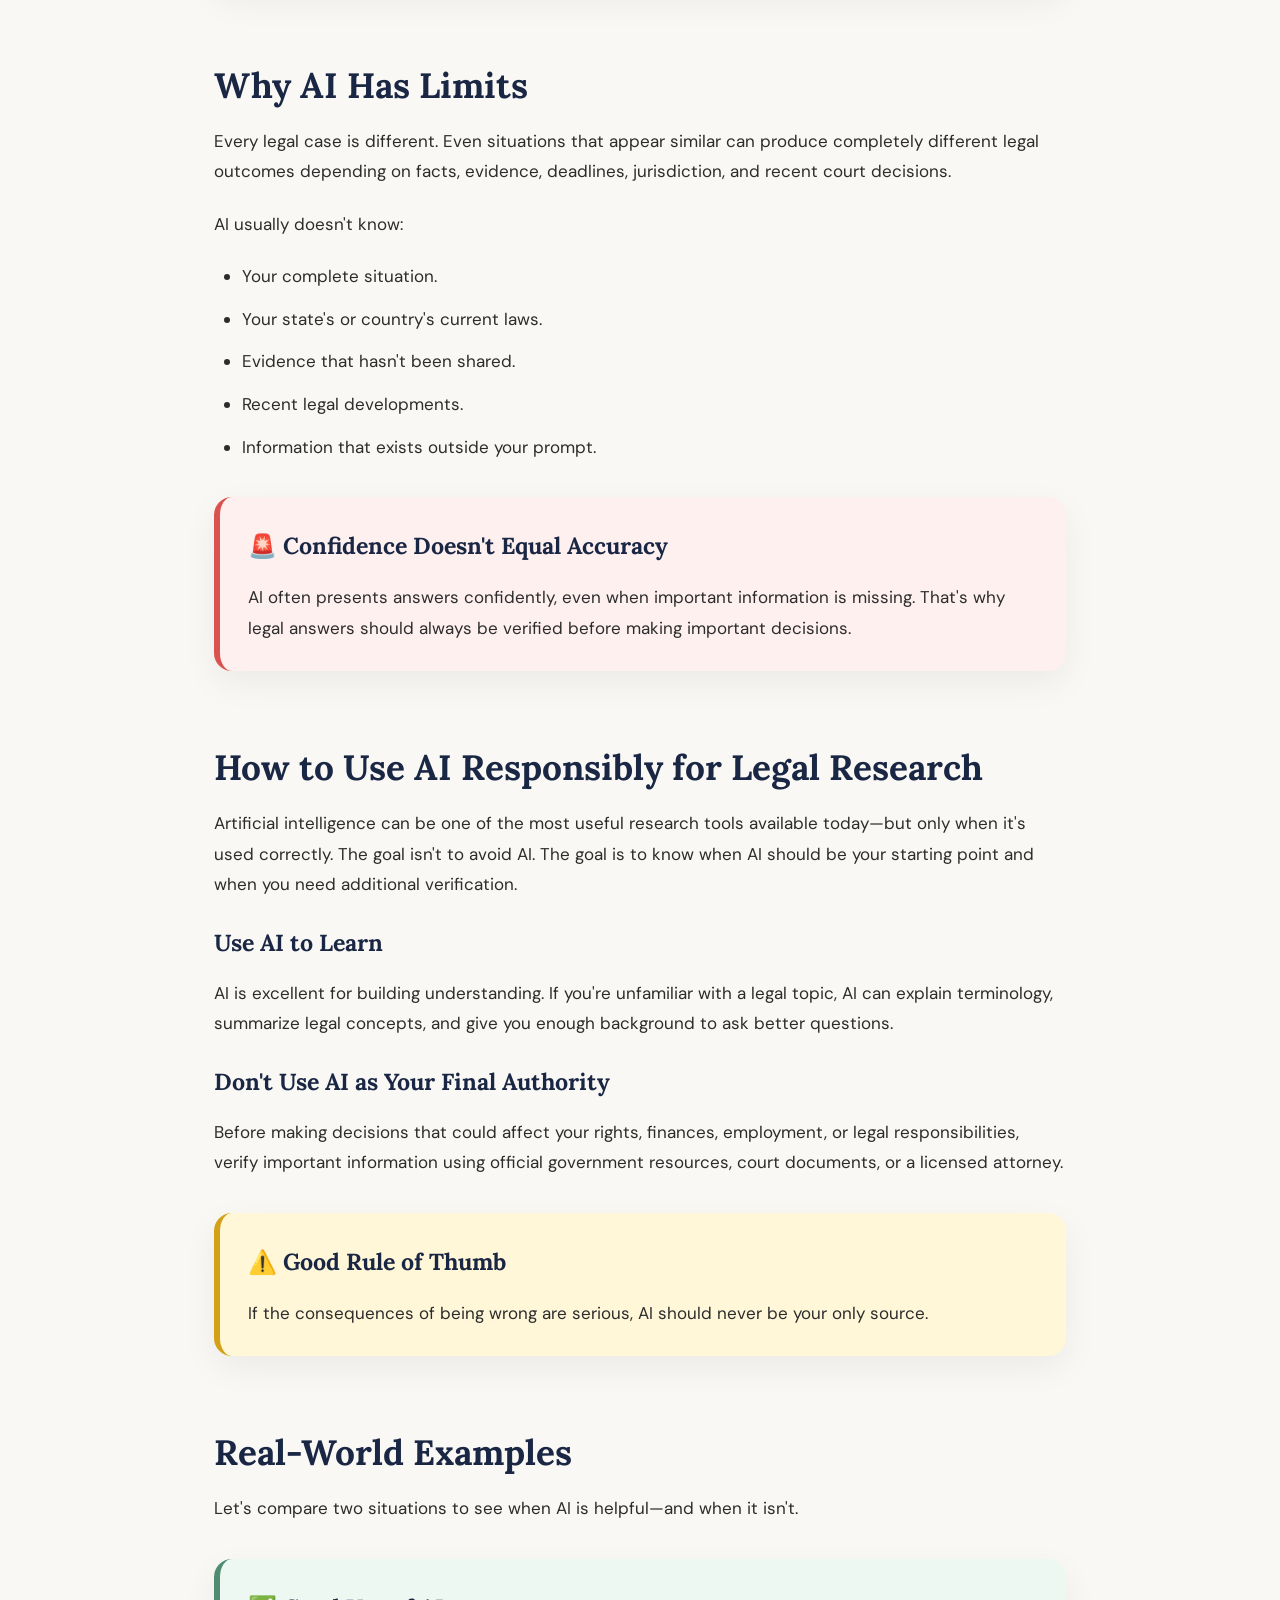
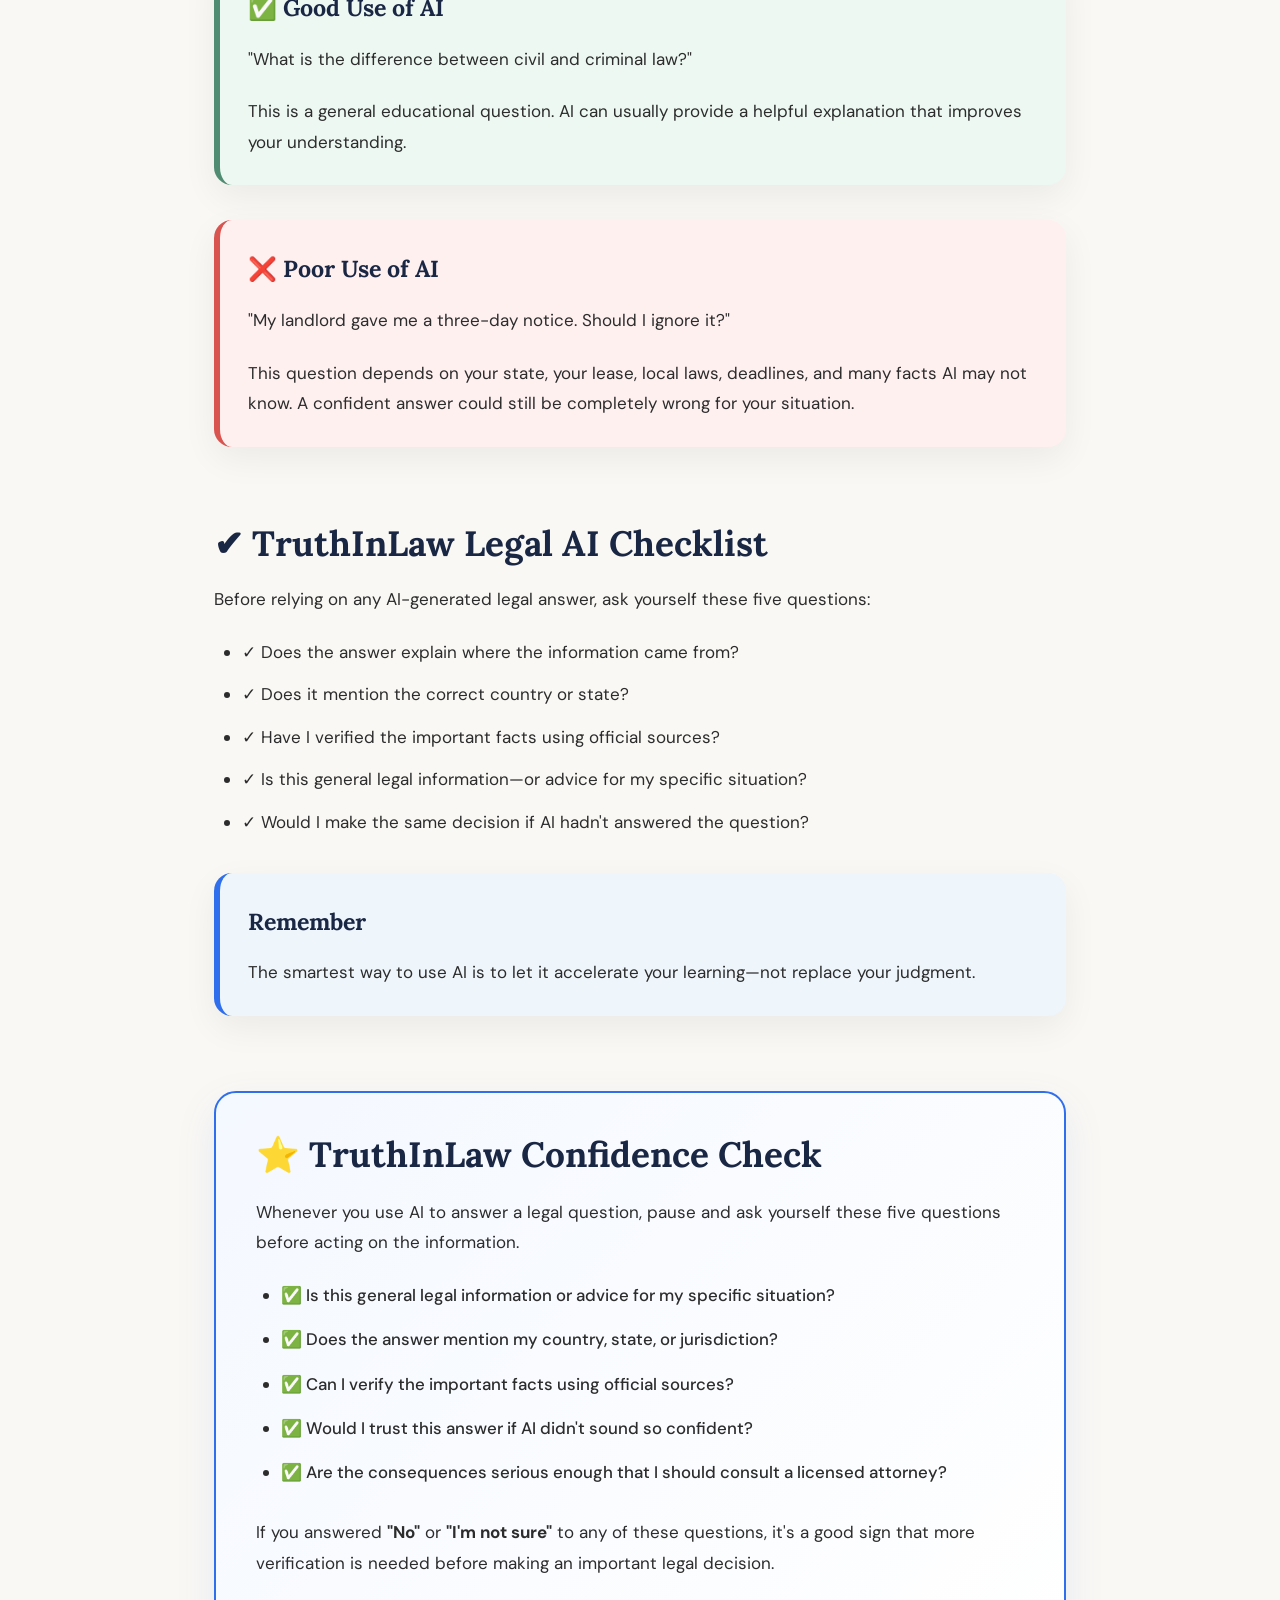
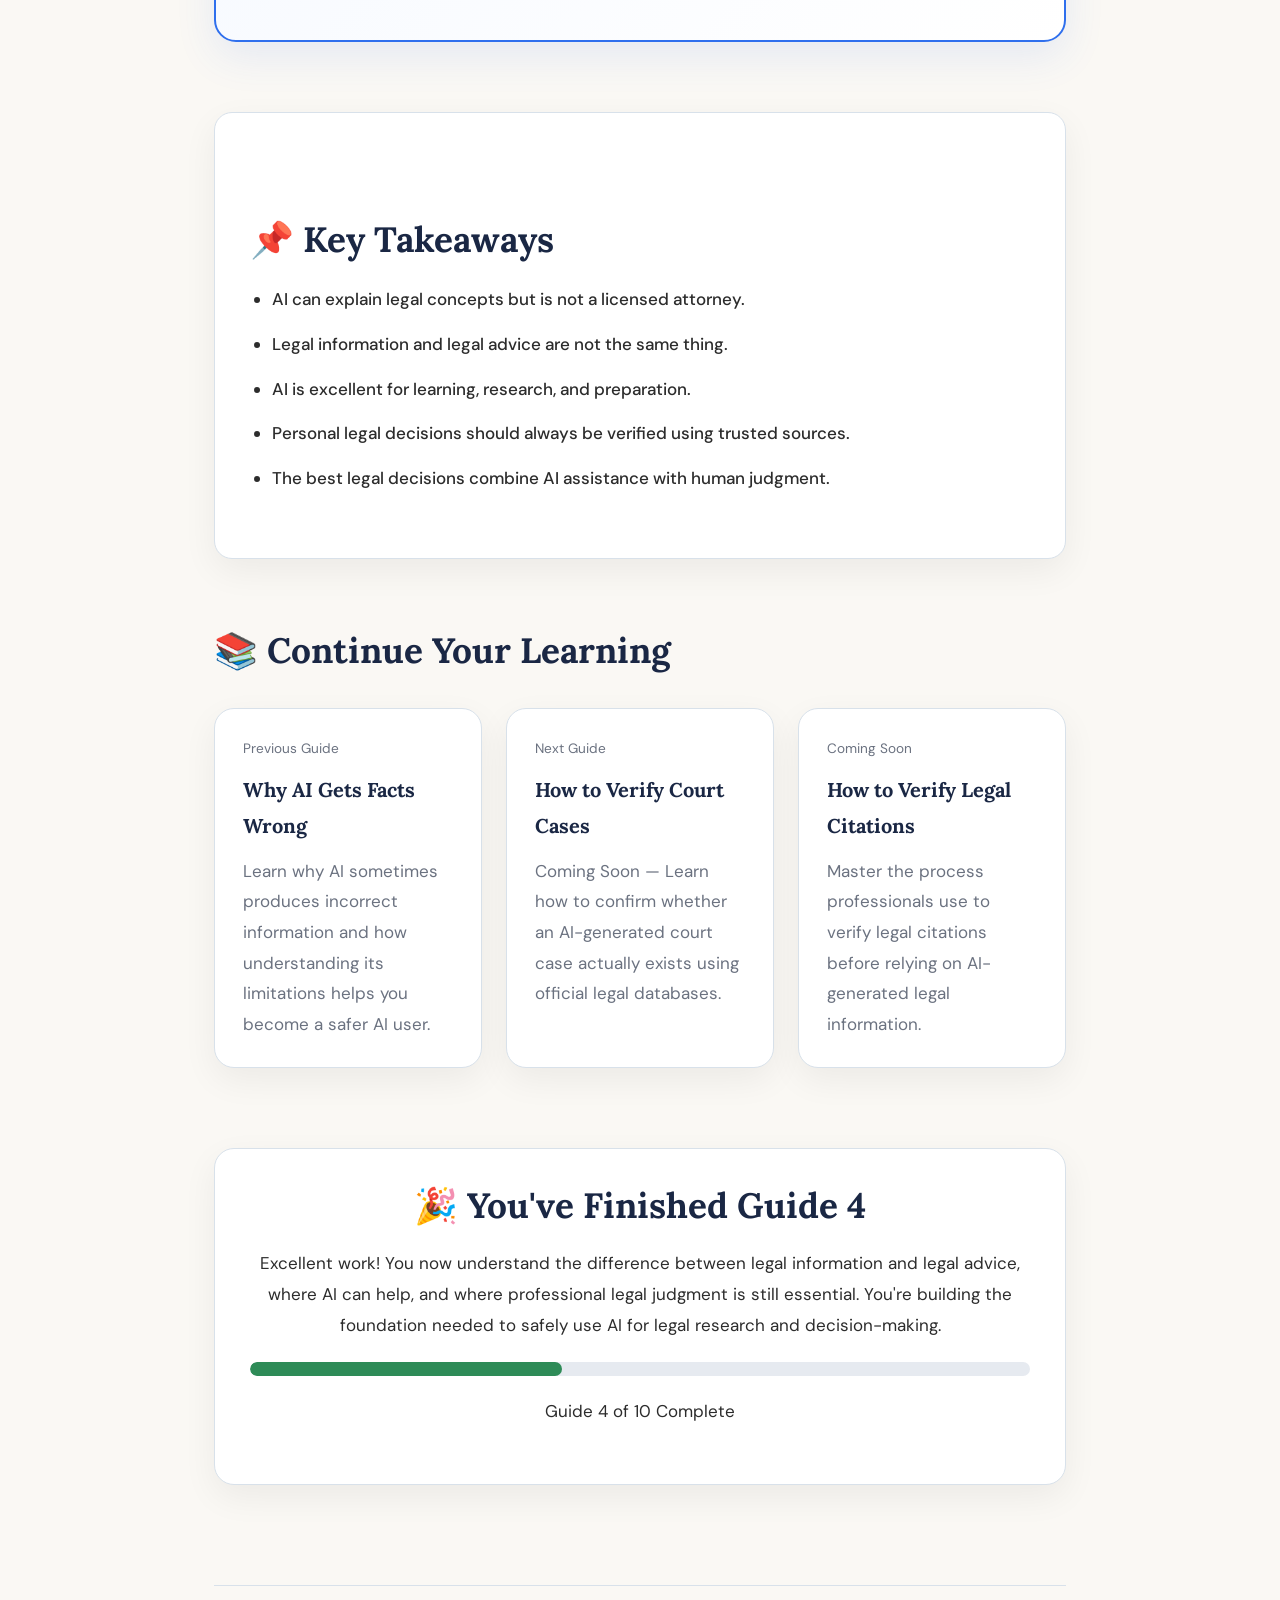
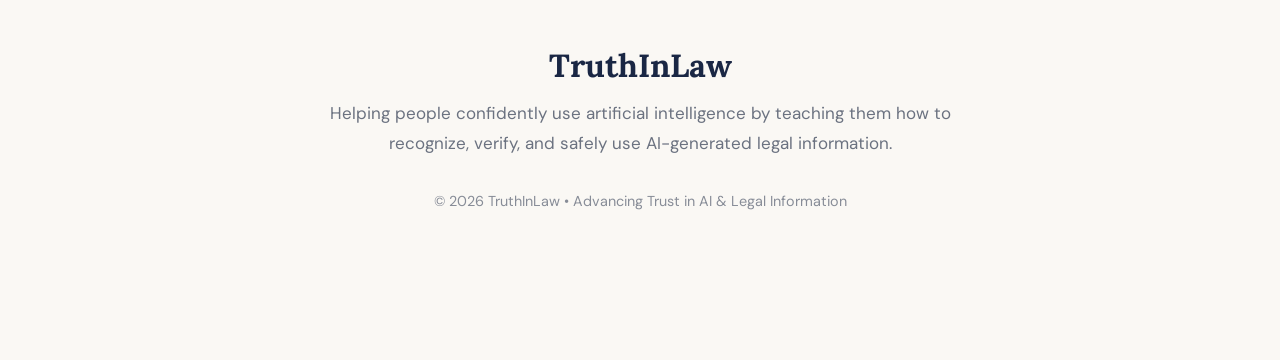
<file: can-ai-give-legal-advice.html>
<!DOCTYPE html>

<html lang="en">

<head>

<meta charset="UTF-8">

<meta name="viewport" content="width=device-width, initial-scale=1.0">

<title>Can AI Give Legal Advice? | TruthInLaw</title>

<meta name="description" content="Learn whether artificial intelligence can legally provide legal advice, where AI is helpful, where its limitations begin, and how to safely use AI for legal research.">

<link rel="preconnect" href="https://fonts.googleapis.com">

<link rel="preconnect" href="https://fonts.gstatic.com" crossorigin>

<link href="https://fonts.googleapis.com/css2?family=Lora:wght@400;600;700&family=DM+Sans:wght@300;400;500;700&display=swap" rel="stylesheet">

<link rel="stylesheet" href="styles.css">

</head>

<body>

<div id="progress-container">

<div id="progress-bar"></div>

</div>

<nav>

<div class="nav-inner">

<a href="index.html" class="logo">

Truth<span>InLaw</span>

</a>

<ul class="nav-links">

<li><a href="index.html">Home</a></li>

<li><a href="learn.html">Learn</a></li>

<li><a href="sources.html">Sources</a></li>

<li><a href="about.html">About</a></li>

<li><a href="contact.html">Contact</a></li>

</ul>

</div>

</nav>

<div class="container">

<a href="learn.html" class="btn btn-secondary">

← Back to Learning Library

</a>

<section class="hero">

<div class="hero-badge">

⚖️ Legal AI Guide

</div>

<h1>

Can AI Give Legal Advice?

</h1>

<p>

Artificial intelligence can explain legal concepts, summarize court opinions, and help people understand complicated legal topics. But does that mean AI can actually give legal advice? Understanding the difference between legal information and legal advice is one of the most important skills for using AI responsibly.

</p>

<div class="article-meta">

<div class="meta-pill">

🟢 Beginner

</div>

<div class="meta-pill">

⏱ 9 min read

</div>

<div class="meta-pill">

📅 Last Updated: July 2026

</div>

</div>

</section>

<section class="summary">

<h3>📖 30-Second Summary</h3>

<p>

AI is an excellent educational tool, but it is not a licensed attorney. While AI can explain laws and legal concepts, it cannot fully understand your personal circumstances or replace professional legal judgment. In this guide, you'll learn where AI is helpful, where its limitations begin, and how to use AI safely for legal research.

</p>

</section>

<section class="toc">

<h3>Contents</h3>

<ul>

<li><a href="#difference">Legal Information vs Legal Advice</a></li>

<li><a href="#helpful">Where AI Can Help</a></li>

<li><a href="#limits">Where AI Should Not Be Trusted Alone</a></li>

<li><a href="#safe">How to Use AI Responsibly</a></li>

</ul>

</section>

<article>
 <!-- =======================================================
LEGAL INFORMATION VS LEGAL ADVICE
======================================================= -->

<section id="difference">

<h2>Legal Information vs. Legal Advice</h2>

<p>

Many people use these two terms interchangeably, but they are not the same thing. Understanding the difference helps explain both what AI can do well and where its limitations begin.

</p>

<h3>📘 Legal Information</h3>

<p>

Legal information explains laws, legal procedures, court decisions, or legal concepts in a general way. It is educational and applies broadly rather than to one specific person.

</p>

<div class="callout info">

<h3>Example of Legal Information</h3>

<p>

"What is a contract?"

"What does the Fourth Amendment protect?"

"How does small claims court work?"

</p>

<p>

These questions ask for general explanations rather than advice about a specific situation.

</p>

</div>

<h3>⚖️ Legal Advice</h3>

<p>

Legal advice applies the law to a person's unique circumstances and recommends what that individual should do.

</p>

<div class="callout warning">

<h3>Example of Legal Advice</h3>

<p>

"My landlord is trying to evict me tomorrow. Should I refuse to leave?"

"My employer fired me. Should I sue?"

"I signed this contract yesterday. Can I cancel it?"

</p>

<p>

Answering these questions requires understanding facts, jurisdiction, timing, evidence, and many other details that vary from person to person.

</p>

</div>

</section>



<!-- =======================================================
WHERE AI CAN HELP
======================================================= -->

<section id="helpful">

<h2>Where AI Can Be Extremely Helpful</h2>

<p>

Although AI should not replace an attorney, it can be an excellent learning and research assistant when used appropriately.

</p>

<ul>

<li>✅ Explaining legal terminology.</li>

<li>✅ Summarizing court opinions.</li>

<li>✅ Explaining how legal processes generally work.</li>

<li>✅ Helping people prepare questions to ask an attorney.</li>

<li>✅ Organizing research and documents.</li>

<li>✅ Comparing publicly available legal information.</li>

</ul>

<div class="callout success">

<h3>💡 Think of AI as a Tutor, Not a Lawyer</h3>

<p>

A tutor helps you understand a subject.

A lawyer helps you apply that subject to your own legal situation.

AI is often excellent at teaching, but it cannot replace professional legal judgment.

</p>

</div>

</section>



<!-- =======================================================
WHY AI HAS LIMITS
======================================================= -->

<section id="limits">

<h2>Why AI Has Limits</h2>

<p>

Every legal case is different.

Even situations that appear similar can produce completely different legal outcomes depending on facts, evidence, deadlines, jurisdiction, and recent court decisions.

</p>

<p>

AI usually doesn't know:

</p>

<ul>

<li>Your complete situation.</li>

<li>Your state's or country's current laws.</li>

<li>Evidence that hasn't been shared.</li>

<li>Recent legal developments.</li>

<li>Information that exists outside your prompt.</li>

</ul>

<div class="callout danger">

<h3>🚨 Confidence Doesn't Equal Accuracy</h3>

<p>

AI often presents answers confidently, even when important information is missing.

That's why legal answers should always be verified before making important decisions.

</p>

</div>

</section> 
<!-- =======================================================
HOW TO USE AI RESPONSIBLY
======================================================= -->

<section id="safe">

<h2>How to Use AI Responsibly for Legal Research</h2>

<p>

Artificial intelligence can be one of the most useful research tools available today—but only when it's used correctly. The goal isn't to avoid AI. The goal is to know when AI should be your starting point and when you need additional verification.

</p>

<h3>Use AI to Learn</h3>

<p>

AI is excellent for building understanding. If you're unfamiliar with a legal topic, AI can explain terminology, summarize legal concepts, and give you enough background to ask better questions.

</p>

<h3>Don't Use AI as Your Final Authority</h3>

<p>

Before making decisions that could affect your rights, finances, employment, or legal responsibilities, verify important information using official government resources, court documents, or a licensed attorney.

</p>

<div class="callout warning">

<h3>⚠️ Good Rule of Thumb</h3>

<p>

If the consequences of being wrong are serious, AI should never be your only source.

</p>

</div>

</section>



<!-- =======================================================
REAL-WORLD EXAMPLES
======================================================= -->

<section>

<h2>Real-World Examples</h2>

<p>

Let's compare two situations to see when AI is helpful—and when it isn't.

</p>

<div class="callout success">

<h3>✅ Good Use of AI</h3>

<p>

"What is the difference between civil and criminal law?"

</p>

<p>

This is a general educational question. AI can usually provide a helpful explanation that improves your understanding.

</p>

</div>

<div class="callout danger">

<h3>❌ Poor Use of AI</h3>

<p>

"My landlord gave me a three-day notice. Should I ignore it?"

</p>

<p>

This question depends on your state, your lease, local laws, deadlines, and many facts AI may not know. A confident answer could still be completely wrong for your situation.

</p>

</div>

</section>



<!-- =======================================================
TRUTHINLAW CHECKLIST
======================================================= -->

<section>

<h2>✔ TruthInLaw Legal AI Checklist</h2>

<p>

Before relying on any AI-generated legal answer, ask yourself these five questions:

</p>

<ul>

<li>✓ Does the answer explain where the information came from?</li>

<li>✓ Does it mention the correct country or state?</li>

<li>✓ Have I verified the important facts using official sources?</li>

<li>✓ Is this general legal information—or advice for my specific situation?</li>

<li>✓ Would I make the same decision if AI hadn't answered the question?</li>

</ul>

<div class="callout info">

<h3>Remember</h3>

<p>

The smartest way to use AI is to let it accelerate your learning—not replace your judgment.

</p>

</div>

</section>
<!-- =======================================================
TRUTHINLAW CONFIDENCE CHECK
======================================================= -->

<section class="confidence-check">

<h2>⭐ TruthInLaw Confidence Check</h2>

<p>

Whenever you use AI to answer a legal question, pause and ask yourself these five questions before acting on the information.

</p>

<ul>

<li>✅ Is this general legal information or advice for my specific situation?</li>

<li>✅ Does the answer mention my country, state, or jurisdiction?</li>

<li>✅ Can I verify the important facts using official sources?</li>

<li>✅ Would I trust this answer if AI didn't sound so confident?</li>

<li>✅ Are the consequences serious enough that I should consult a licensed attorney?</li>

</ul>

<p>

If you answered <strong>"No"</strong> or <strong>"I'm not sure"</strong> to any of these questions, it's a good sign that more verification is needed before making an important legal decision.

</p>

</section>



<!-- =======================================================
KEY TAKEAWAYS
======================================================= -->

<section class="takeaways">

<h2>📌 Key Takeaways</h2>

<ul>

<li>AI can explain legal concepts but is not a licensed attorney.</li>

<li>Legal information and legal advice are not the same thing.</li>

<li>AI is excellent for learning, research, and preparation.</li>

<li>Personal legal decisions should always be verified using trusted sources.</li>

<li>The best legal decisions combine AI assistance with human judgment.</li>

</ul>

</section>



<!-- =======================================================
CONTINUE LEARNING
======================================================= -->

<section>

<h2>📚 Continue Your Learning</h2>

<div class="learning-grid">

<div class="learning-card">

<small>Previous Guide</small>

<h3>

<a href="why-ai-gets-facts-wrong.html">

Why AI Gets Facts Wrong

</a>

</h3>

<p>

Learn why AI sometimes produces incorrect information and how understanding its limitations helps you become a safer AI user.

</p>

</div>



<div class="learning-card">

<small>Next Guide</small>

<h3>

How to Verify Court Cases

</h3>

<p>

Coming Soon — Learn how to confirm whether an AI-generated court case actually exists using official legal databases.

</p>

</div>



<div class="learning-card">

<small>Coming Soon</small>

<h3>

How to Verify Legal Citations

</h3>

<p>

Master the process professionals use to verify legal citations before relying on AI-generated legal information.

</p>

</div>

</div>

</section>



<!-- =======================================================
LEARNING PROGRESS
======================================================= -->

<section class="progress-section">

<h2>🎉 You've Finished Guide 4</h2>

<p>

Excellent work! You now understand the difference between legal information and legal advice, where AI can help, and where professional legal judgment is still essential.

You're building the foundation needed to safely use AI for legal research and decision-making.

</p>

<div class="progress-track">

<div class="progress-fill" style="width:40%;"></div>

</div>

<p>

Guide 4 of 10 Complete

</p>

</section>



</article>



<footer>

<h2>TruthInLaw</h2>

<p>

Helping people confidently use artificial intelligence by teaching them how to recognize, verify, and safely use AI-generated legal information.

</p>

<p class="copyright">

© 2026 TruthInLaw • Advancing Trust in AI & Legal Information

</p>

</footer>



<script src="article.js"></script>

</body>

</html>
</file>
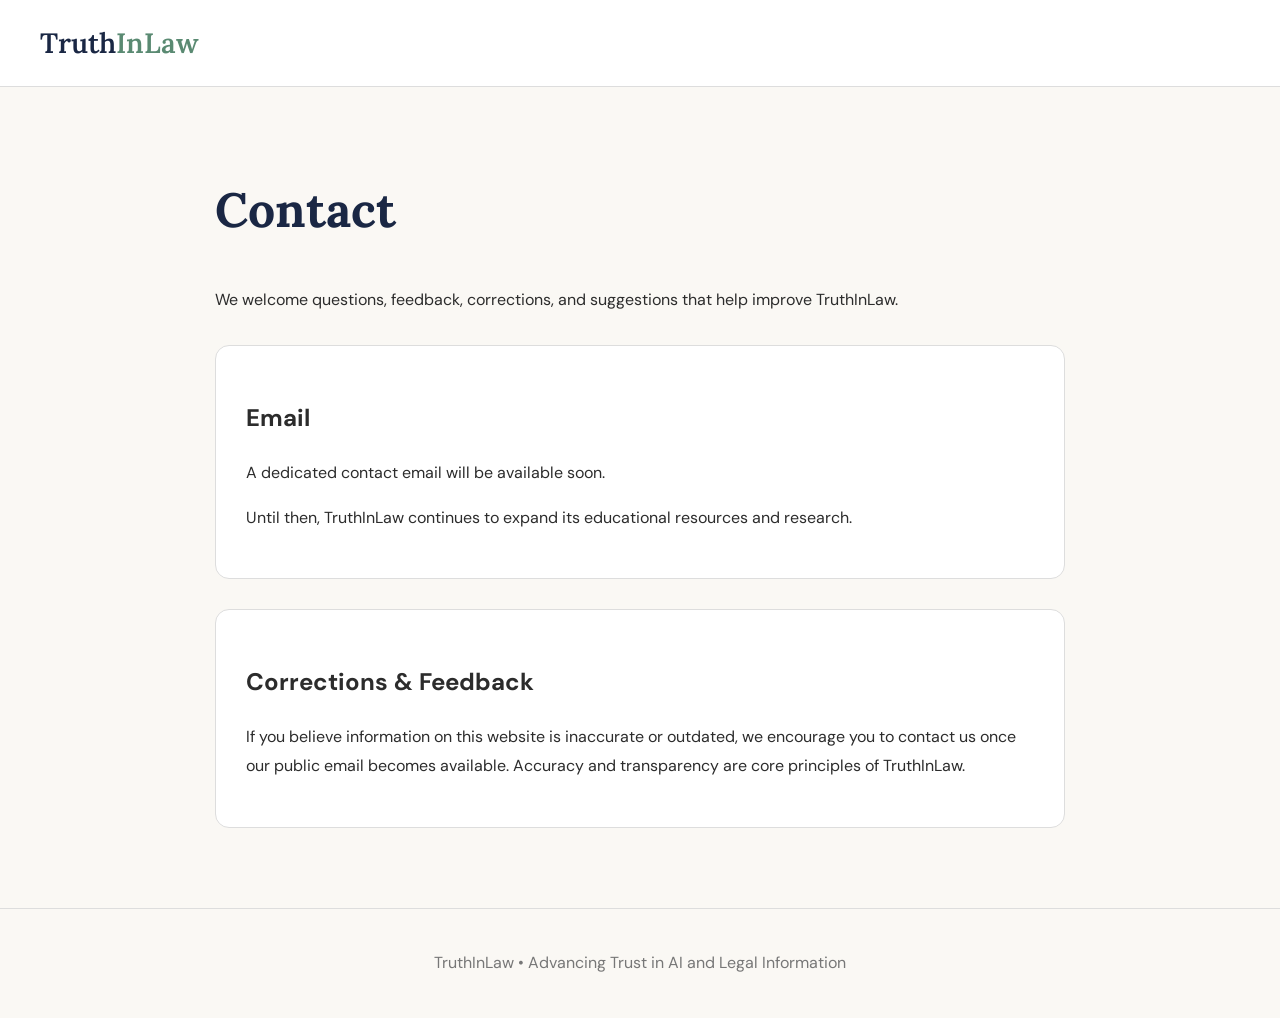
<file: contact.html>
<!DOCTYPE html>
<html lang="en">
<head>
<meta charset="UTF-8">
<meta name="viewport" content="width=device-width, initial-scale=1.0">
<title>Contact | TruthInLaw</title>

<link href="https://fonts.googleapis.com/css2?family=Lora:wght@400;600&family=DM+Sans:wght@300;400;500&display=swap" rel="stylesheet">

<style>

body{
font-family:'DM Sans',sans-serif;
background:#faf8f4;
margin:0;
color:#2c2c2c;
line-height:1.8;
}

nav{
padding:18px 40px;
background:white;
border-bottom:1px solid #ddd;
}

.logo{
font-family:'Lora',serif;
font-size:28px;
font-weight:600;
color:#1a2744;
text-decoration:none;
}

.logo span{
color:#5a8a72;
}

.container{
max-width:850px;
margin:80px auto;
padding:0 30px;
}

h1{
font-family:'Lora',serif;
font-size:48px;
color:#1a2744;
}

.card{
background:white;
padding:30px;
border-radius:14px;
border:1px solid #ddd;
margin-top:30px;
}

footer{
margin-top:80px;
padding:40px;
text-align:center;
border-top:1px solid #ddd;
color:#777;
}

</style>

</head>

<body>

<nav>
<a class="logo" href="index.html">Truth<span>InLaw</span></a>
</nav>

<div class="container">

<h1>Contact</h1>

<p>
We welcome questions, feedback, corrections, and suggestions that help improve TruthInLaw.
</p>

<div class="card">

<h2>Email</h2>

<p>
A dedicated contact email will be available soon.
</p>

<p>
Until then, TruthInLaw continues to expand its educational resources and research.
</p>

</div>

<div class="card">

<h2>Corrections & Feedback</h2>

<p>
If you believe information on this website is inaccurate or outdated, we encourage you to contact us once our public email becomes available. Accuracy and transparency are core principles of TruthInLaw.
</p>

</div>

</div>

<footer>

TruthInLaw • Advancing Trust in AI and Legal Information

</footer>

</body>
</html>
</file>
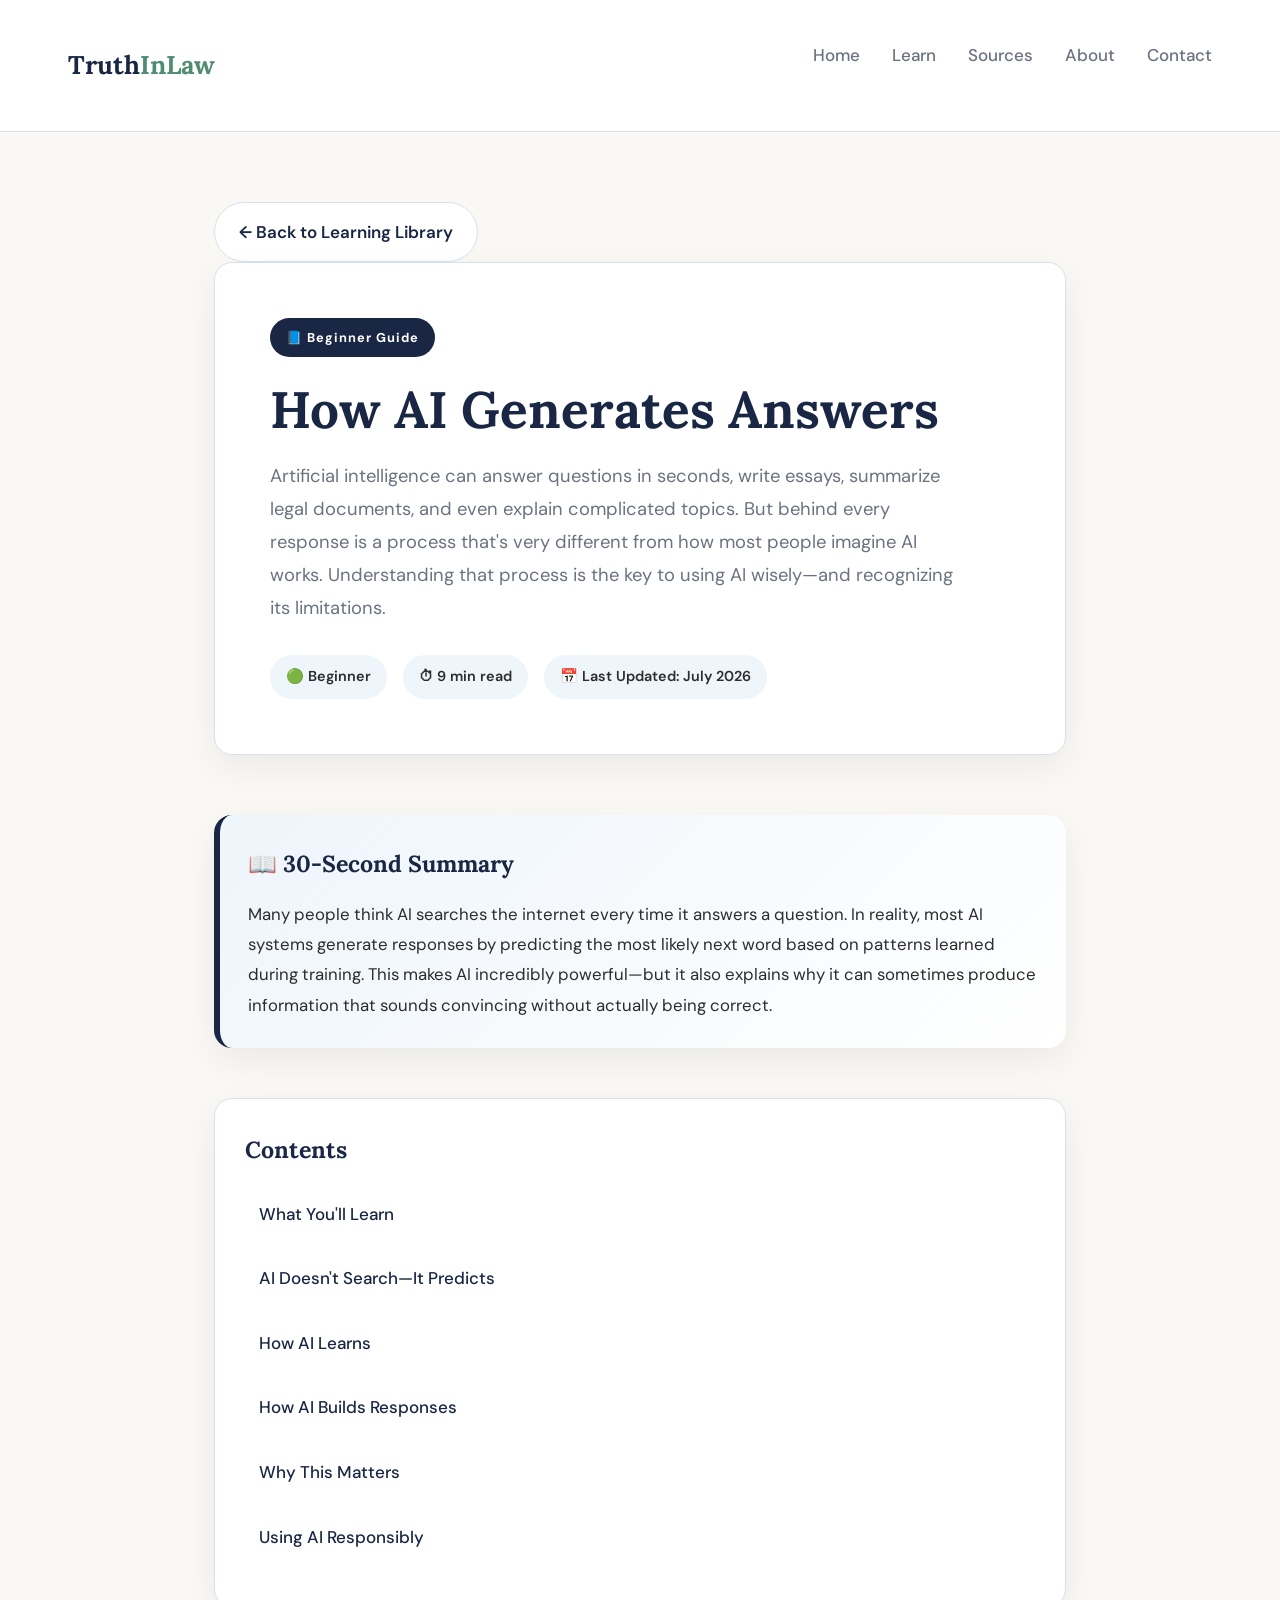
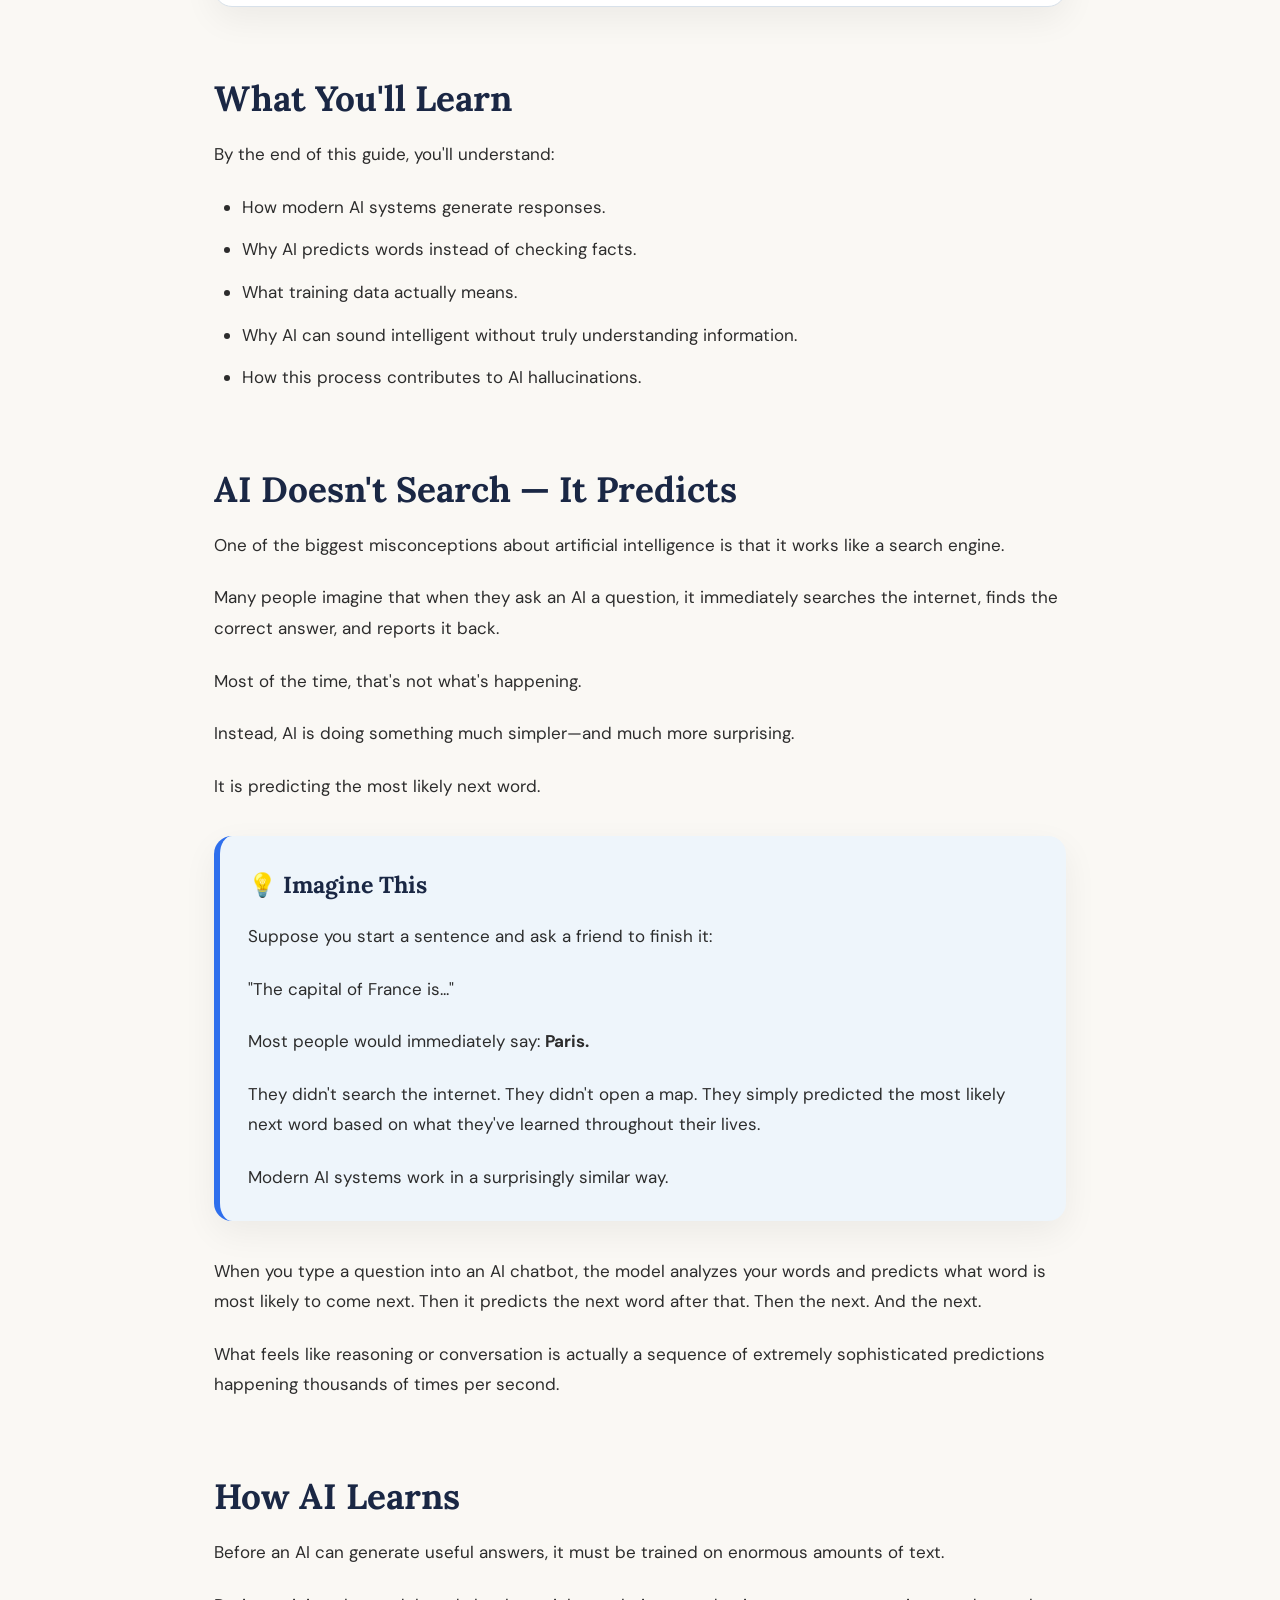
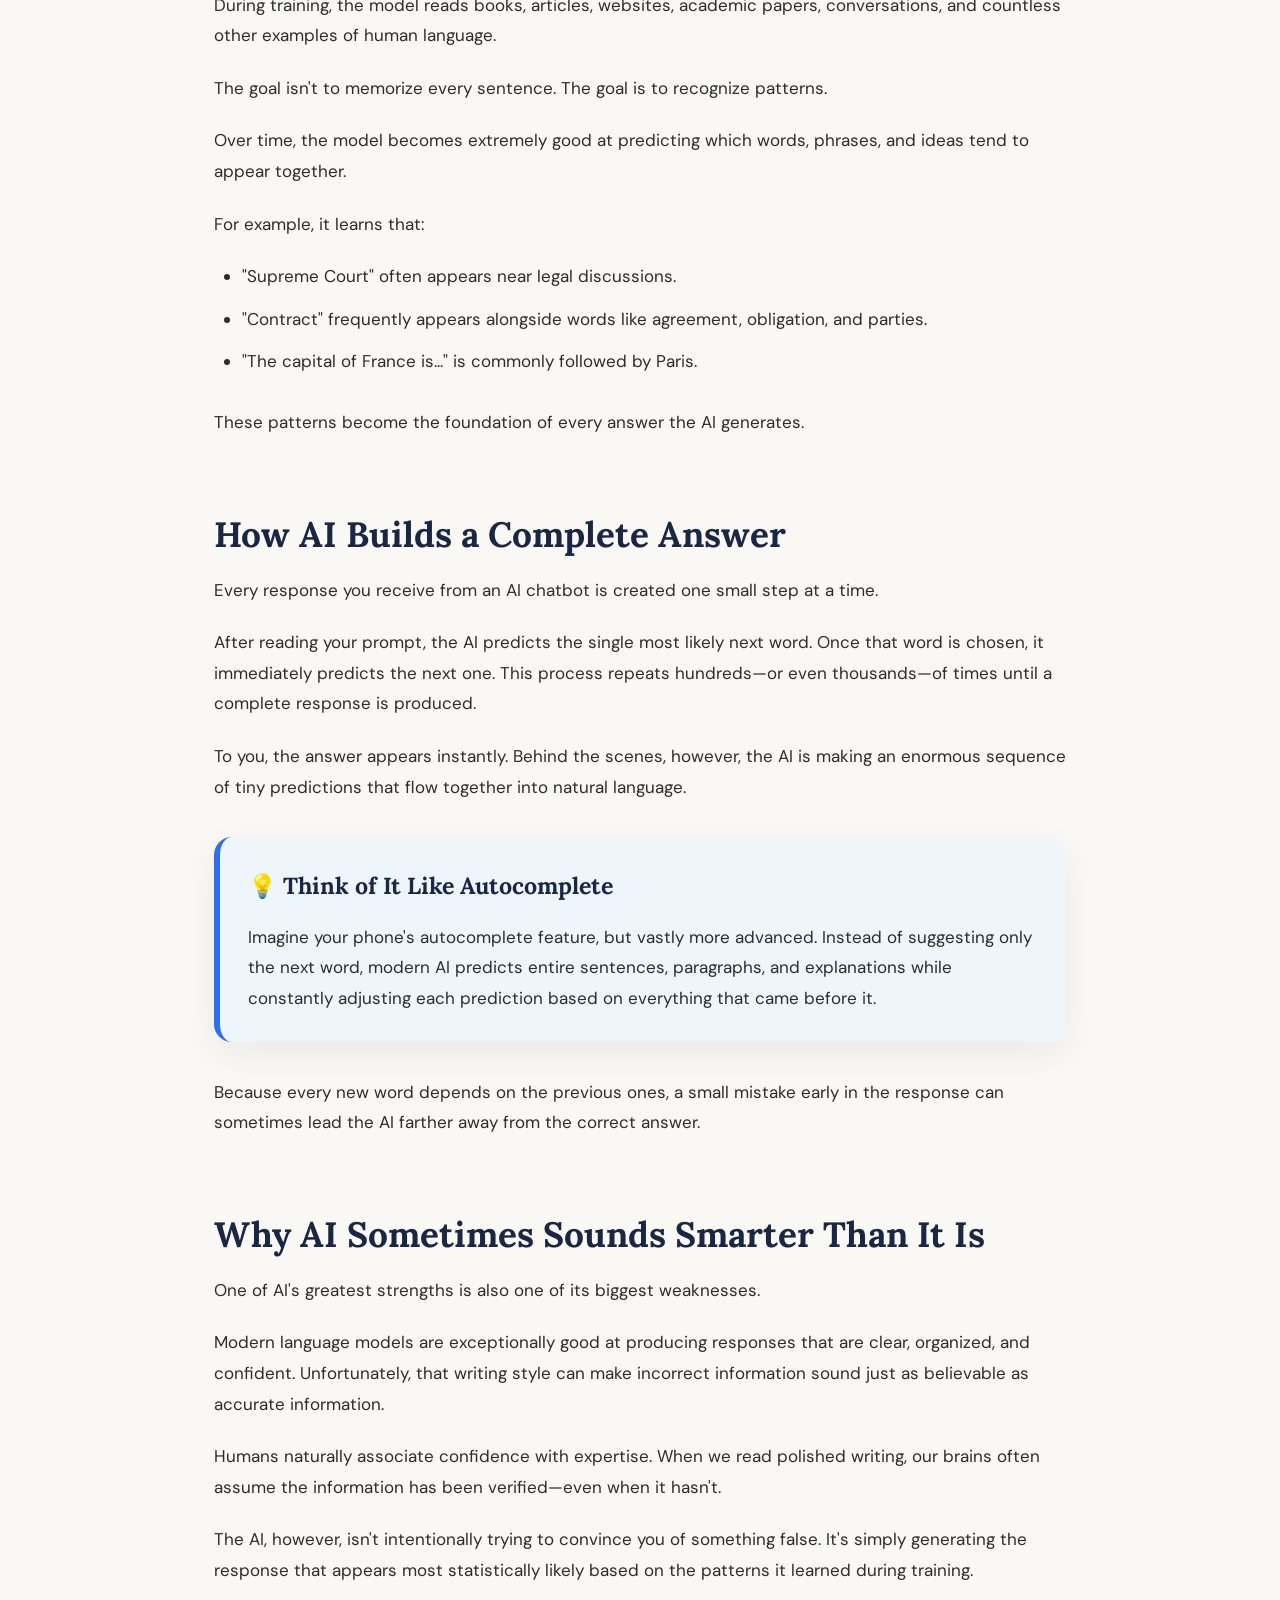
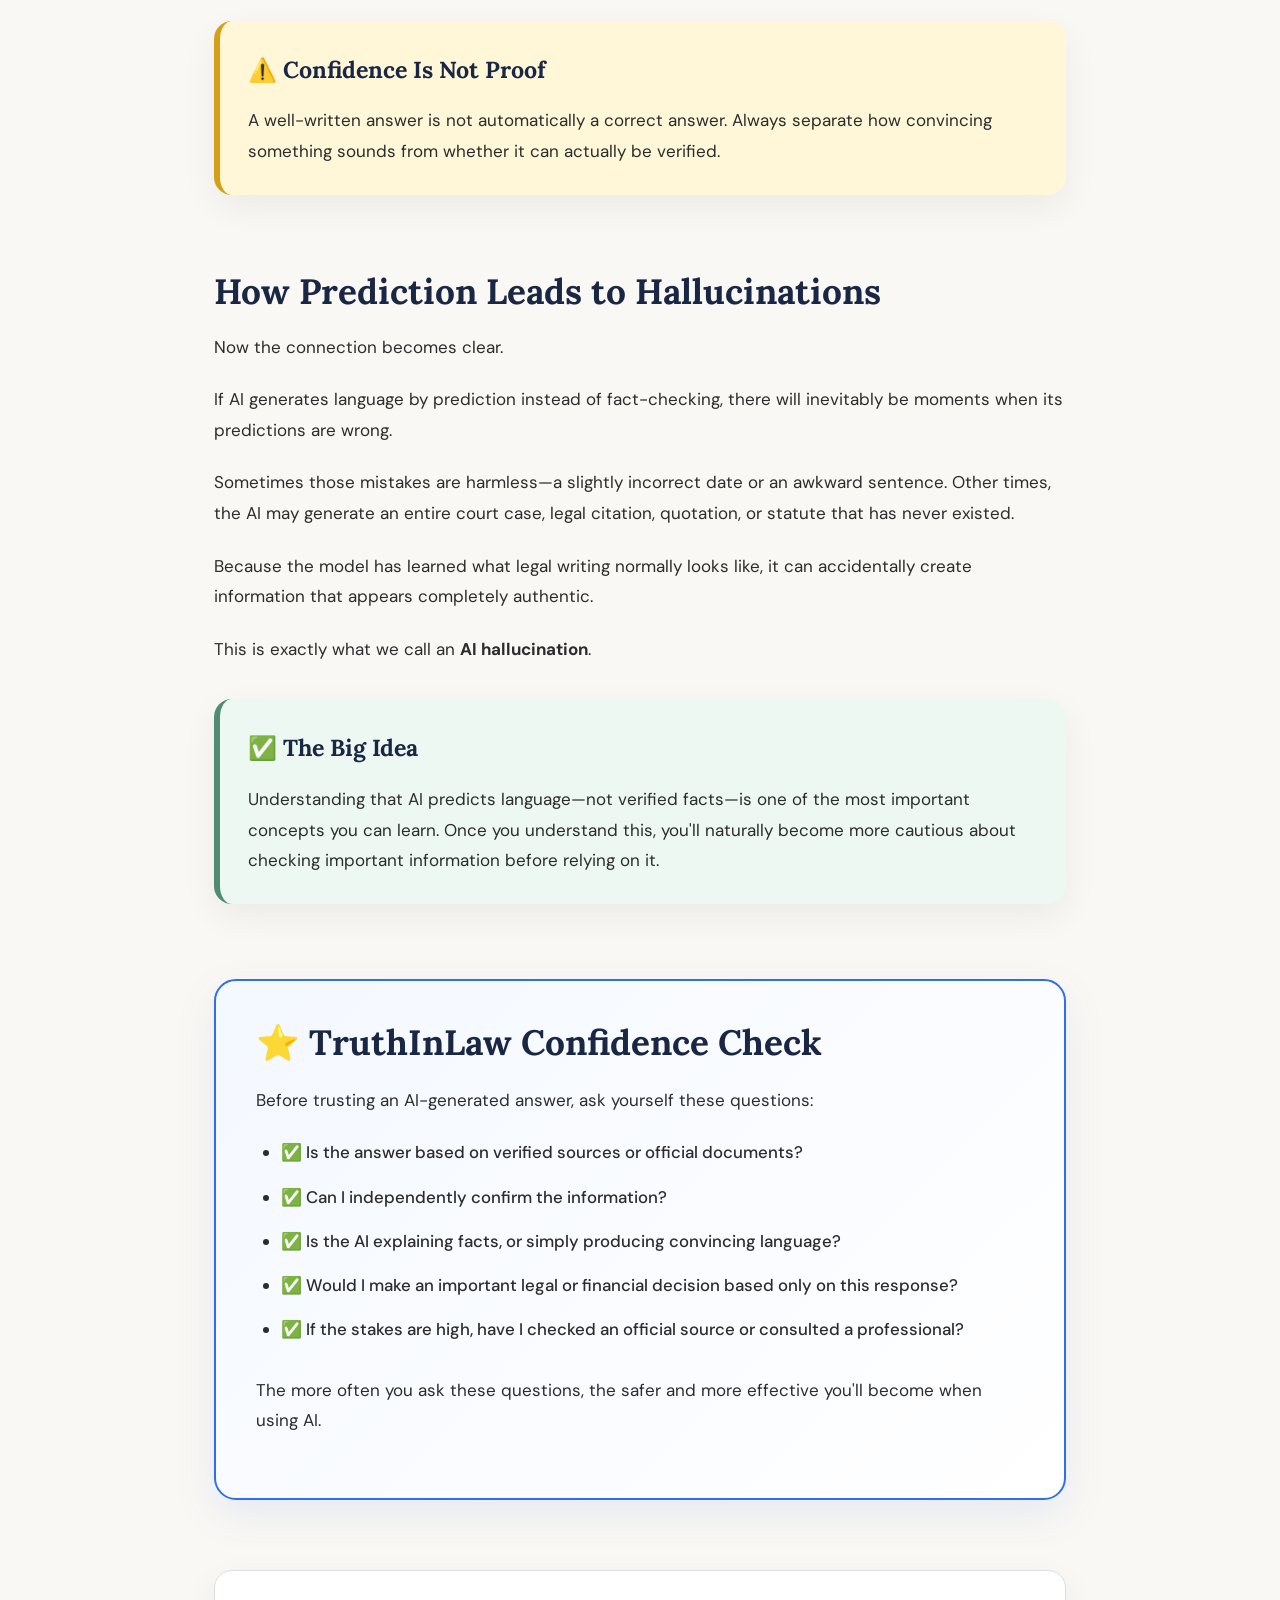
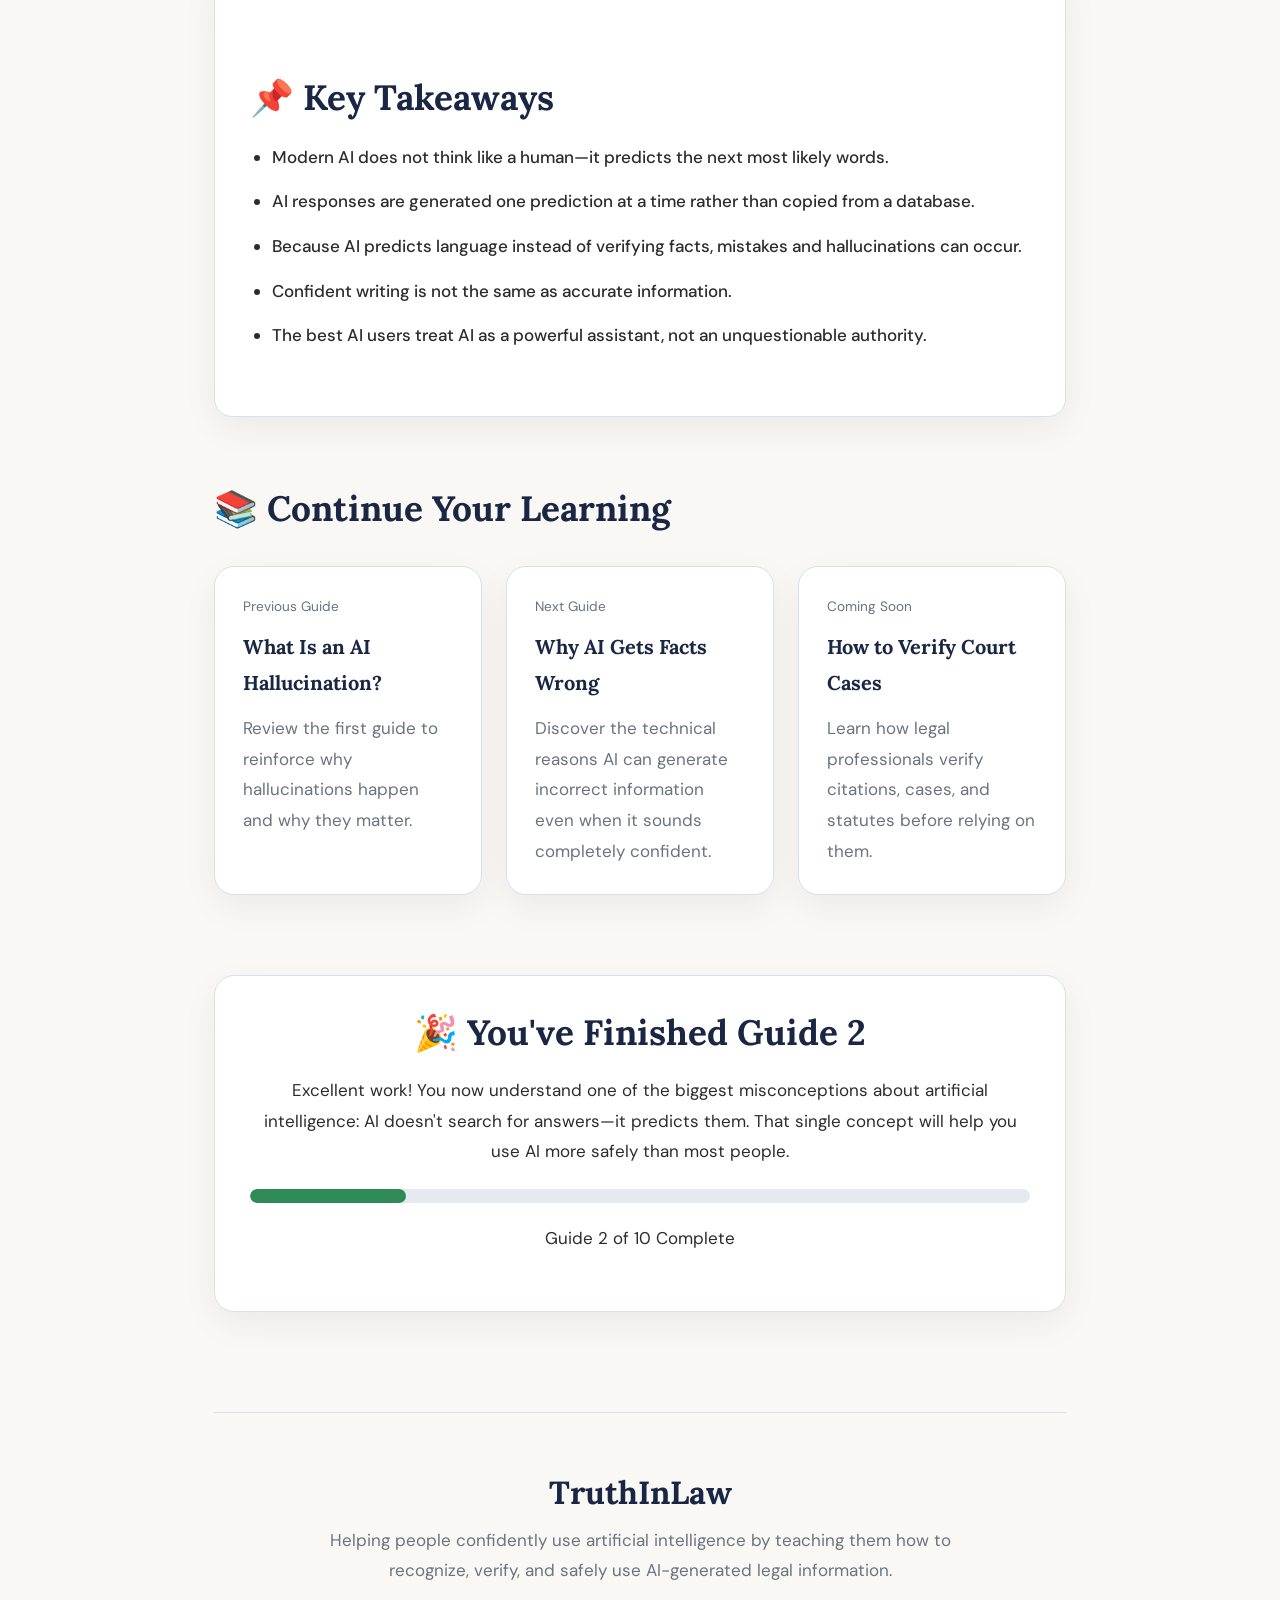
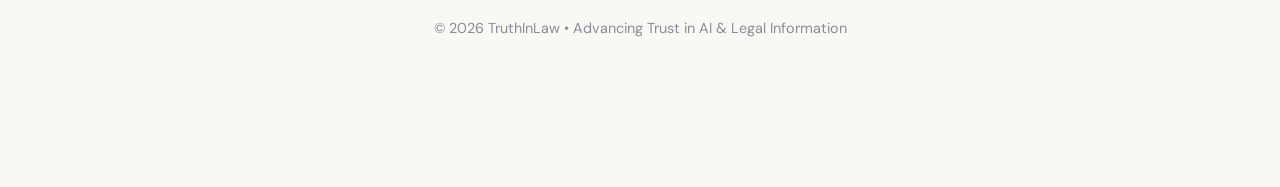
<file: how-ai-generates-answers.html>
<!DOCTYPE html>

<html lang="en">

<head>

<meta charset="UTF-8">

<meta name="viewport" content="width=device-width, initial-scale=1.0">

<title>How AI Generates Answers | TruthInLaw</title>

<meta name="description" content="Discover how modern AI systems generate answers, why prediction is different from fact-checking, and why understanding this process is essential for using AI responsibly.">

<link rel="preconnect" href="https://fonts.googleapis.com">

<link rel="preconnect" href="https://fonts.gstatic.com" crossorigin>

<link href="https://fonts.googleapis.com/css2?family=Lora:wght@400;600;700&family=DM+Sans:wght@300;400;500;700&display=swap" rel="stylesheet">

<link rel="stylesheet" href="styles.css">

</head>

<body>

<div id="progress-container">

<div id="progress-bar"></div>

</div>



<nav>

<div class="nav-inner">

<a href="index.html" class="logo">

Truth<span>InLaw</span>

</a>

<ul class="nav-links">

<li><a href="index.html">Home</a></li>

<li><a href="learn.html">Learn</a></li>

<li><a href="sources.html">Sources</a></li>

<li><a href="about.html">About</a></li>

<li><a href="contact.html">Contact</a></li>

</ul>

</div>

</nav>



<div class="container">

<a href="learn.html" class="btn btn-secondary">

← Back to Learning Library

</a>



<section class="hero">

<div class="hero-badge">

📘 Beginner Guide

</div>

<h1>

How AI Generates Answers

</h1>

<p>

Artificial intelligence can answer questions in seconds, write essays, summarize legal documents, and even explain complicated topics. But behind every response is a process that's very different from how most people imagine AI works. Understanding that process is the key to using AI wisely—and recognizing its limitations.

</p>



<div class="article-meta">

<div class="meta-pill">

🟢 Beginner

</div>

<div class="meta-pill">

⏱ 9 min read

</div>

<div class="meta-pill">

📅 Last Updated: July 2026

</div>

</div>

</section>



<section class="summary">

<h3>📖 30-Second Summary</h3>

<p>

Many people think AI searches the internet every time it answers a question. In reality, most AI systems generate responses by predicting the most likely next word based on patterns learned during training. This makes AI incredibly powerful—but it also explains why it can sometimes produce information that sounds convincing without actually being correct.

</p>

</section>



<section class="toc">

<h3>Contents</h3>

<ul>

<li><a href="#learn">What You'll Learn</a></li>

<li><a href="#prediction">AI Doesn't Search—It Predicts</a></li>

<li><a href="#training">How AI Learns</a></li>

<li><a href="#answers">How AI Builds Responses</a></li>

<li><a href="#limitations">Why This Matters</a></li>

<li><a href="#protect">Using AI Responsibly</a></li>

</ul>

</section>



<article>
<!-- =======================================================
WHAT YOU'LL LEARN
======================================================= -->

<section id="learn">

<h2>What You'll Learn</h2>

<p>

By the end of this guide, you'll understand:

</p>

<ul>

<li>How modern AI systems generate responses.</li>

<li>Why AI predicts words instead of checking facts.</li>

<li>What training data actually means.</li>

<li>Why AI can sound intelligent without truly understanding information.</li>

<li>How this process contributes to AI hallucinations.</li>

</ul>

</section>



<!-- =======================================================
AI DOESN'T SEARCH — IT PREDICTS
======================================================= -->

<section id="prediction">

<h2>AI Doesn't Search — It Predicts</h2>

<p>

One of the biggest misconceptions about artificial intelligence is that it works like a search engine.

</p>

<p>

Many people imagine that when they ask an AI a question, it immediately searches the internet, finds the correct answer, and reports it back.

</p>

<p>

Most of the time, that's not what's happening.

</p>

<p>

Instead, AI is doing something much simpler—and much more surprising.

</p>

<p>

It is predicting the most likely next word.

</p>

<div class="callout info">

<h3>💡 Imagine This</h3>

<p>

Suppose you start a sentence and ask a friend to finish it:

</p>

<p>

"The capital of France is..."

</p>

<p>

Most people would immediately say:

<strong>Paris.</strong>

</p>

<p>

They didn't search the internet.

They didn't open a map.

They simply predicted the most likely next word based on what they've learned throughout their lives.

</p>

<p>

Modern AI systems work in a surprisingly similar way.

</p>

</div>

<p>

When you type a question into an AI chatbot, the model analyzes your words and predicts what word is most likely to come next.

Then it predicts the next word after that.

Then the next.

And the next.

</p>

<p>

What feels like reasoning or conversation is actually a sequence of extremely sophisticated predictions happening thousands of times per second.

</p>

</section>



<!-- =======================================================
HOW AI LEARNS
======================================================= -->

<section id="training">

<h2>How AI Learns</h2>

<p>

Before an AI can generate useful answers, it must be trained on enormous amounts of text.

</p>

<p>

During training, the model reads books, articles, websites, academic papers, conversations, and countless other examples of human language.

</p>

<p>

The goal isn't to memorize every sentence.

The goal is to recognize patterns.

</p>

<p>

Over time, the model becomes extremely good at predicting which words, phrases, and ideas tend to appear together.

</p>

<p>

For example, it learns that:

</p>

<ul>

<li>"Supreme Court" often appears near legal discussions.</li>

<li>"Contract" frequently appears alongside words like agreement, obligation, and parties.</li>

<li>"The capital of France is..." is commonly followed by Paris.</li>

</ul>

<p>

These patterns become the foundation of every answer the AI generates.

</p>

</section>
<!-- =======================================================
HOW AI BUILDS RESPONSES
======================================================= -->

<section id="answers">

<h2>How AI Builds a Complete Answer</h2>

<p>

Every response you receive from an AI chatbot is created one small step at a time.

</p>

<p>

After reading your prompt, the AI predicts the single most likely next word. Once that word is chosen, it immediately predicts the next one. This process repeats hundreds—or even thousands—of times until a complete response is produced.

</p>

<p>

To you, the answer appears instantly. Behind the scenes, however, the AI is making an enormous sequence of tiny predictions that flow together into natural language.

</p>

<div class="callout info">

<h3>💡 Think of It Like Autocomplete</h3>

<p>

Imagine your phone's autocomplete feature, but vastly more advanced.

Instead of suggesting only the next word, modern AI predicts entire sentences, paragraphs, and explanations while constantly adjusting each prediction based on everything that came before it.

</p>

</div>

<p>

Because every new word depends on the previous ones, a small mistake early in the response can sometimes lead the AI farther away from the correct answer.

</p>

</section>



<!-- =======================================================
WHY AI SOMETIMES SOUNDS SMARTER THAN IT IS
======================================================= -->

<section id="limitations">

<h2>Why AI Sometimes Sounds Smarter Than It Is</h2>

<p>

One of AI's greatest strengths is also one of its biggest weaknesses.

</p>

<p>

Modern language models are exceptionally good at producing responses that are clear, organized, and confident. Unfortunately, that writing style can make incorrect information sound just as believable as accurate information.

</p>

<p>

Humans naturally associate confidence with expertise. When we read polished writing, our brains often assume the information has been verified—even when it hasn't.

</p>

<p>

The AI, however, isn't intentionally trying to convince you of something false.

It's simply generating the response that appears most statistically likely based on the patterns it learned during training.

</p>

<div class="callout warning">

<h3>⚠️ Confidence Is Not Proof</h3>

<p>

A well-written answer is not automatically a correct answer.

Always separate how convincing something sounds from whether it can actually be verified.

</p>

</div>

</section>



<!-- =======================================================
HOW THIS LEADS TO HALLUCINATIONS
======================================================= -->

<section>

<h2>How Prediction Leads to Hallucinations</h2>

<p>

Now the connection becomes clear.

</p>

<p>

If AI generates language by prediction instead of fact-checking, there will inevitably be moments when its predictions are wrong.

</p>

<p>

Sometimes those mistakes are harmless—a slightly incorrect date or an awkward sentence.

Other times, the AI may generate an entire court case, legal citation, quotation, or statute that has never existed.

</p>

<p>

Because the model has learned what legal writing normally looks like, it can accidentally create information that appears completely authentic.

</p>

<p>

This is exactly what we call an <strong>AI hallucination</strong>.

</p>

<div class="callout success">

<h3>✅ The Big Idea</h3>

<p>

Understanding that AI predicts language—not verified facts—is one of the most important concepts you can learn. Once you understand this, you'll naturally become more cautious about checking important information before relying on it.

</p>

</div>

</section>
<!-- =======================================================
TRUTHINLAW CONFIDENCE CHECK
======================================================= -->

<section class="confidence-check">

<h2>⭐ TruthInLaw Confidence Check</h2>

<p>

Before trusting an AI-generated answer, ask yourself these questions:

</p>

<ul>

<li>✅ Is the answer based on verified sources or official documents?</li>

<li>✅ Can I independently confirm the information?</li>

<li>✅ Is the AI explaining facts, or simply producing convincing language?</li>

<li>✅ Would I make an important legal or financial decision based only on this response?</li>

<li>✅ If the stakes are high, have I checked an official source or consulted a professional?</li>

</ul>

<p>

The more often you ask these questions, the safer and more effective you'll become when using AI.

</p>

</section>



<!-- =======================================================
KEY TAKEAWAYS
======================================================= -->

<section class="takeaways">

<h2>📌 Key Takeaways</h2>

<ul>

<li>Modern AI does not think like a human—it predicts the next most likely words.</li>

<li>AI responses are generated one prediction at a time rather than copied from a database.</li>

<li>Because AI predicts language instead of verifying facts, mistakes and hallucinations can occur.</li>

<li>Confident writing is not the same as accurate information.</li>

<li>The best AI users treat AI as a powerful assistant, not an unquestionable authority.</li>

</ul>

</section>



<!-- =======================================================
CONTINUE LEARNING
======================================================= -->

<section>

<h2>📚 Continue Your Learning</h2>

<div class="learning-grid">

<div class="learning-card">

<small>Previous Guide</small>

<h3>

<a href="what-is-ai-hallucination.html">

What Is an AI Hallucination?

</a>

</h3>

<p>

Review the first guide to reinforce why hallucinations happen and why they matter.

</p>

</div>



<div class="learning-card">

<small>Next Guide</small>

<h3>

Why AI Gets Facts Wrong

</h3>

<p>

Discover the technical reasons AI can generate incorrect information even when it sounds completely confident.

</p>

</div>



<div class="learning-card">

<small>Coming Soon</small>

<h3>

How to Verify Court Cases

</h3>

<p>

Learn how legal professionals verify citations, cases, and statutes before relying on them.

</p>

</div>

</div>

</section>



<!-- =======================================================
LEARNING PROGRESS
======================================================= -->

<section class="progress-section">

<h2>🎉 You've Finished Guide 2</h2>

<p>

Excellent work! You now understand one of the biggest misconceptions about artificial intelligence: AI doesn't search for answers—it predicts them.

That single concept will help you use AI more safely than most people.

</p>

<div class="progress-track">

<div class="progress-fill" style="width:20%;"></div>

</div>

<p>

Guide 2 of 10 Complete

</p>

</section>



</article>



<footer>

<h2>TruthInLaw</h2>

<p>

Helping people confidently use artificial intelligence by teaching them how to recognize, verify, and safely use AI-generated legal information.

</p>

<p class="copyright">

© 2026 TruthInLaw • Advancing Trust in AI & Legal Information

</p>

</footer>



<script src="article.js"></script>

</body>

</html>
</file>
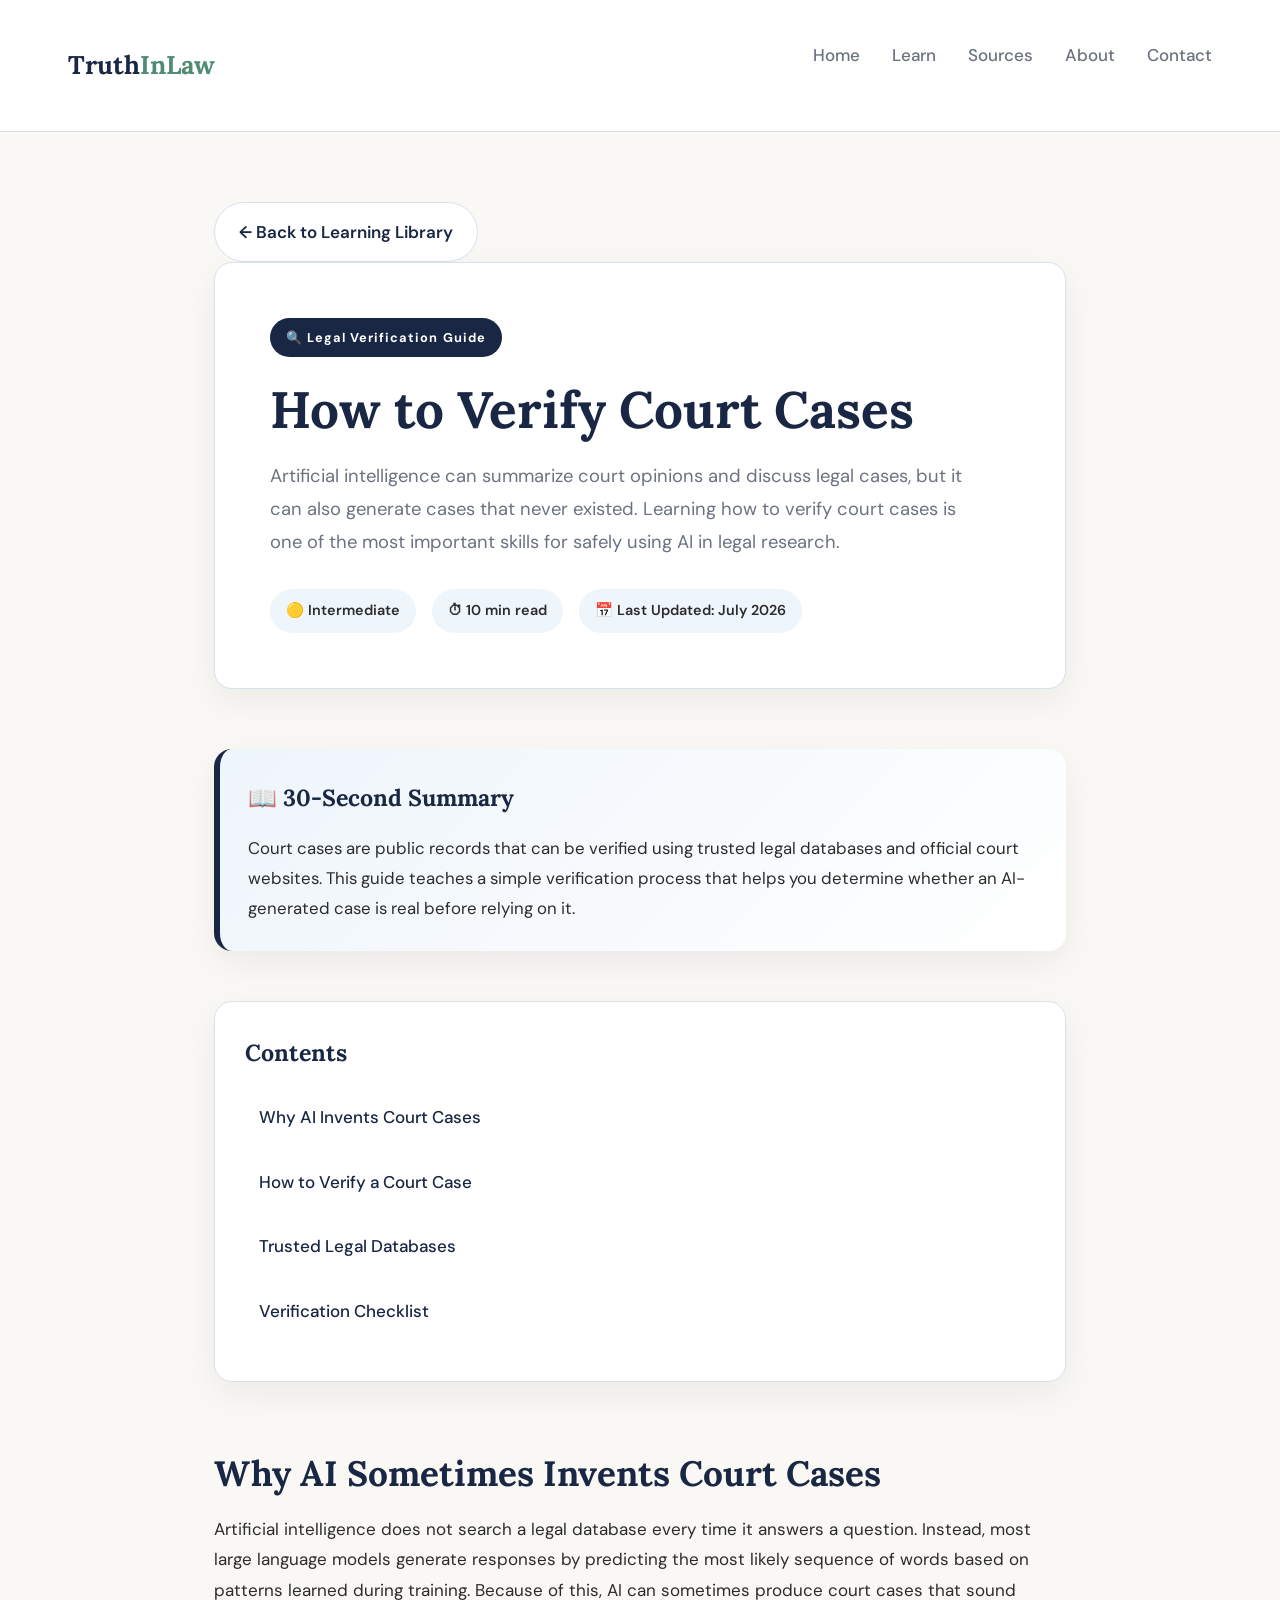
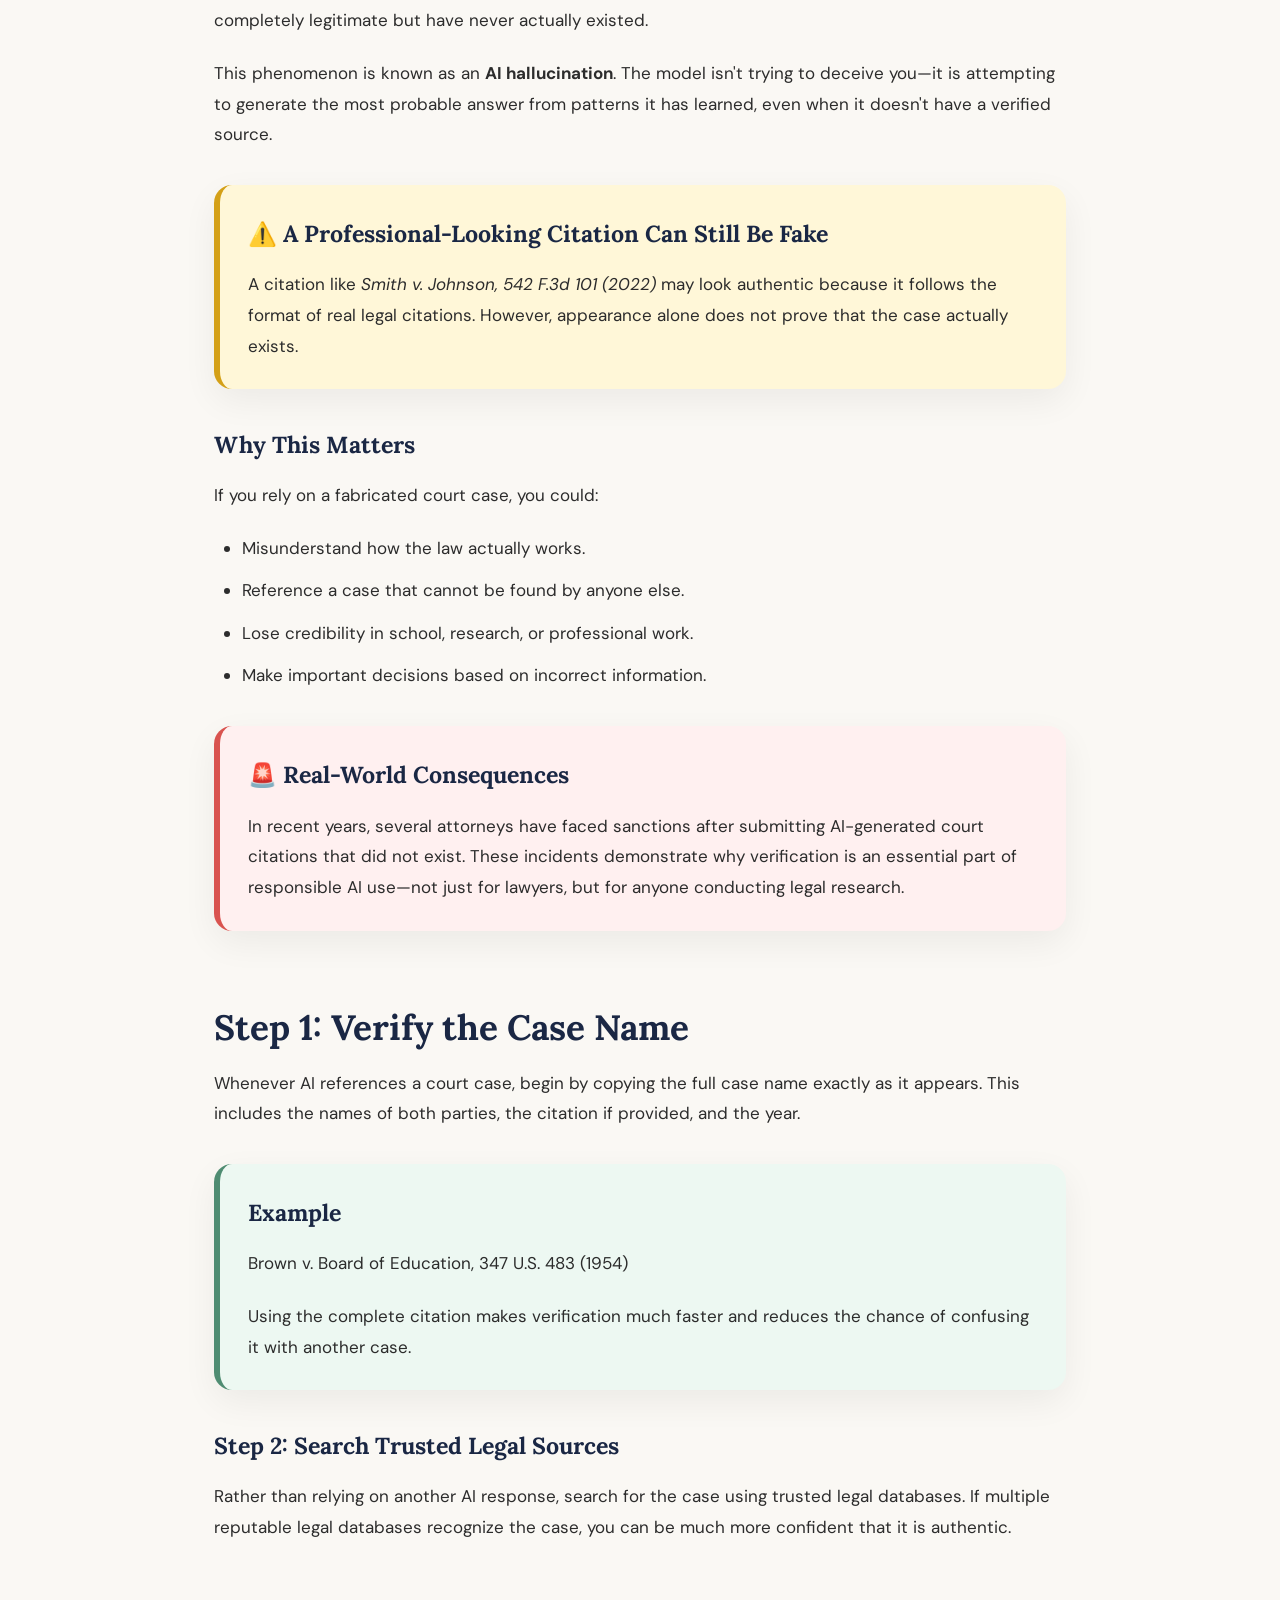
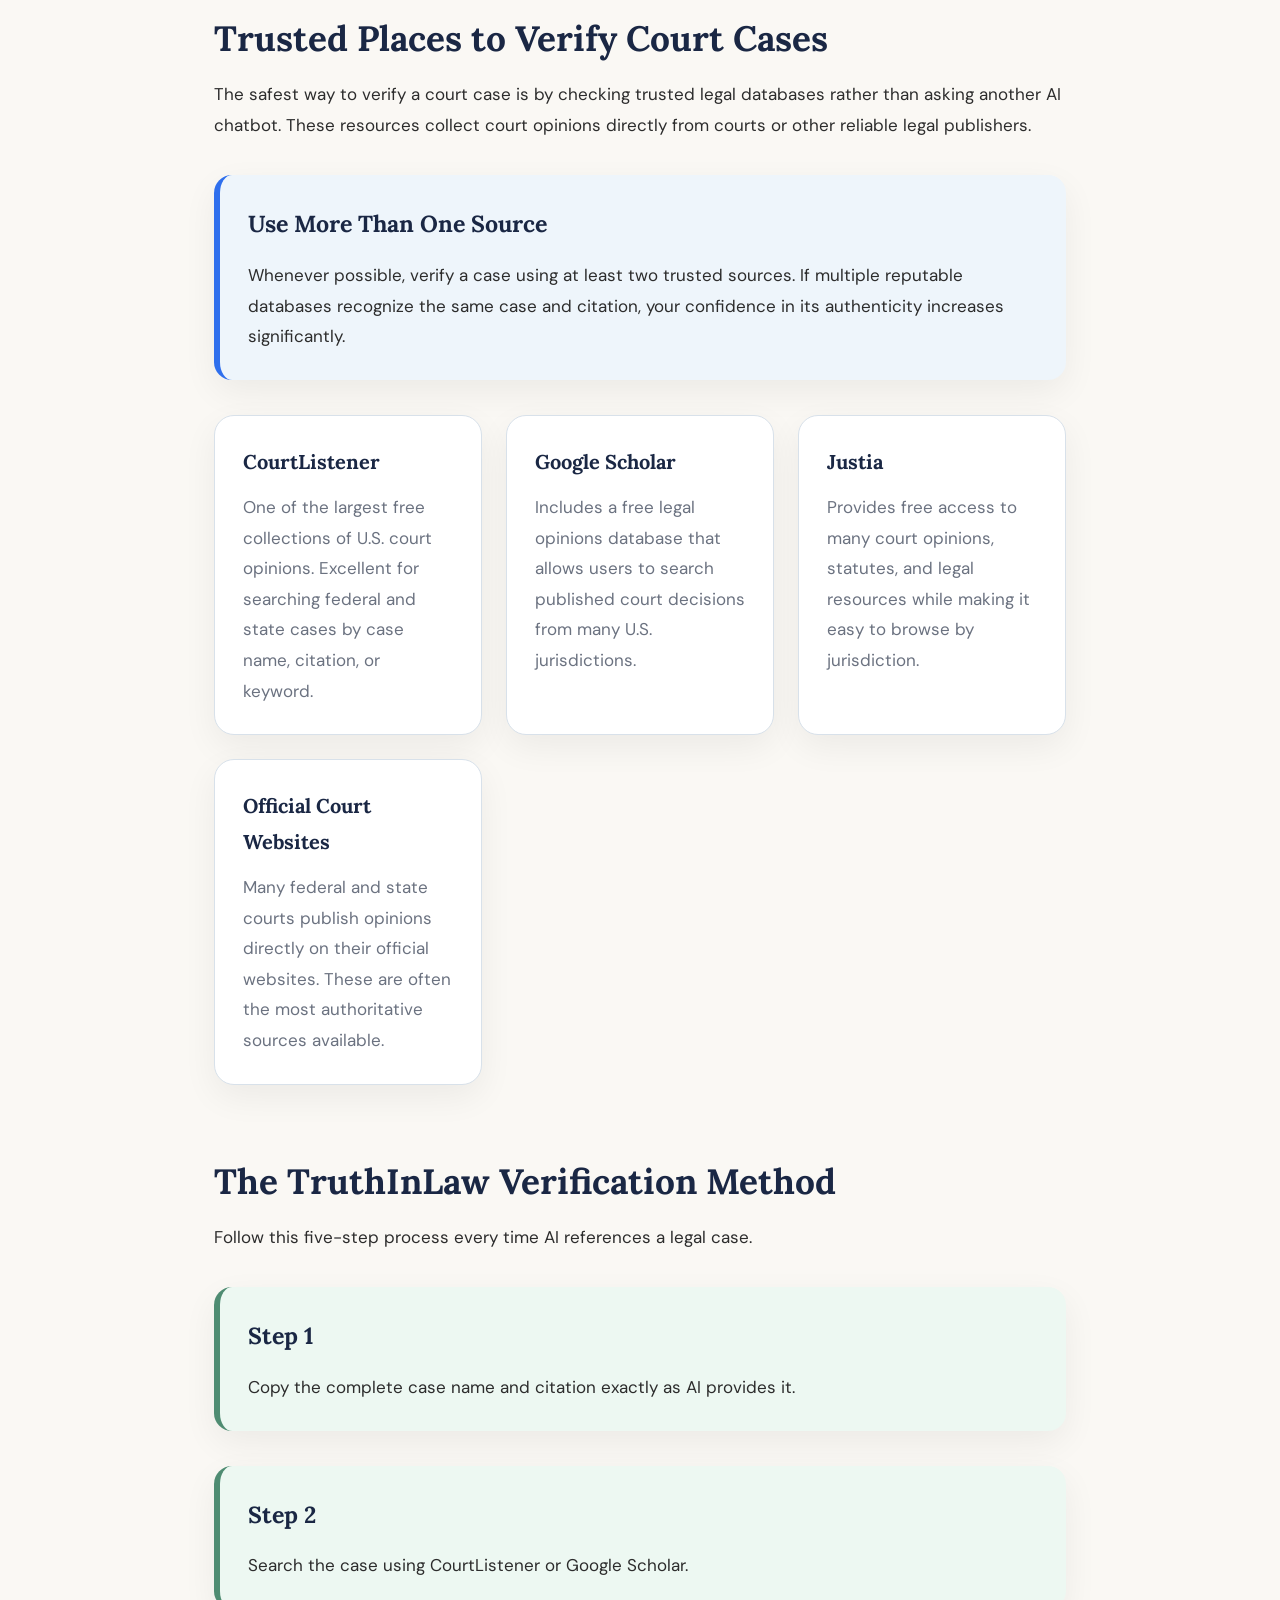
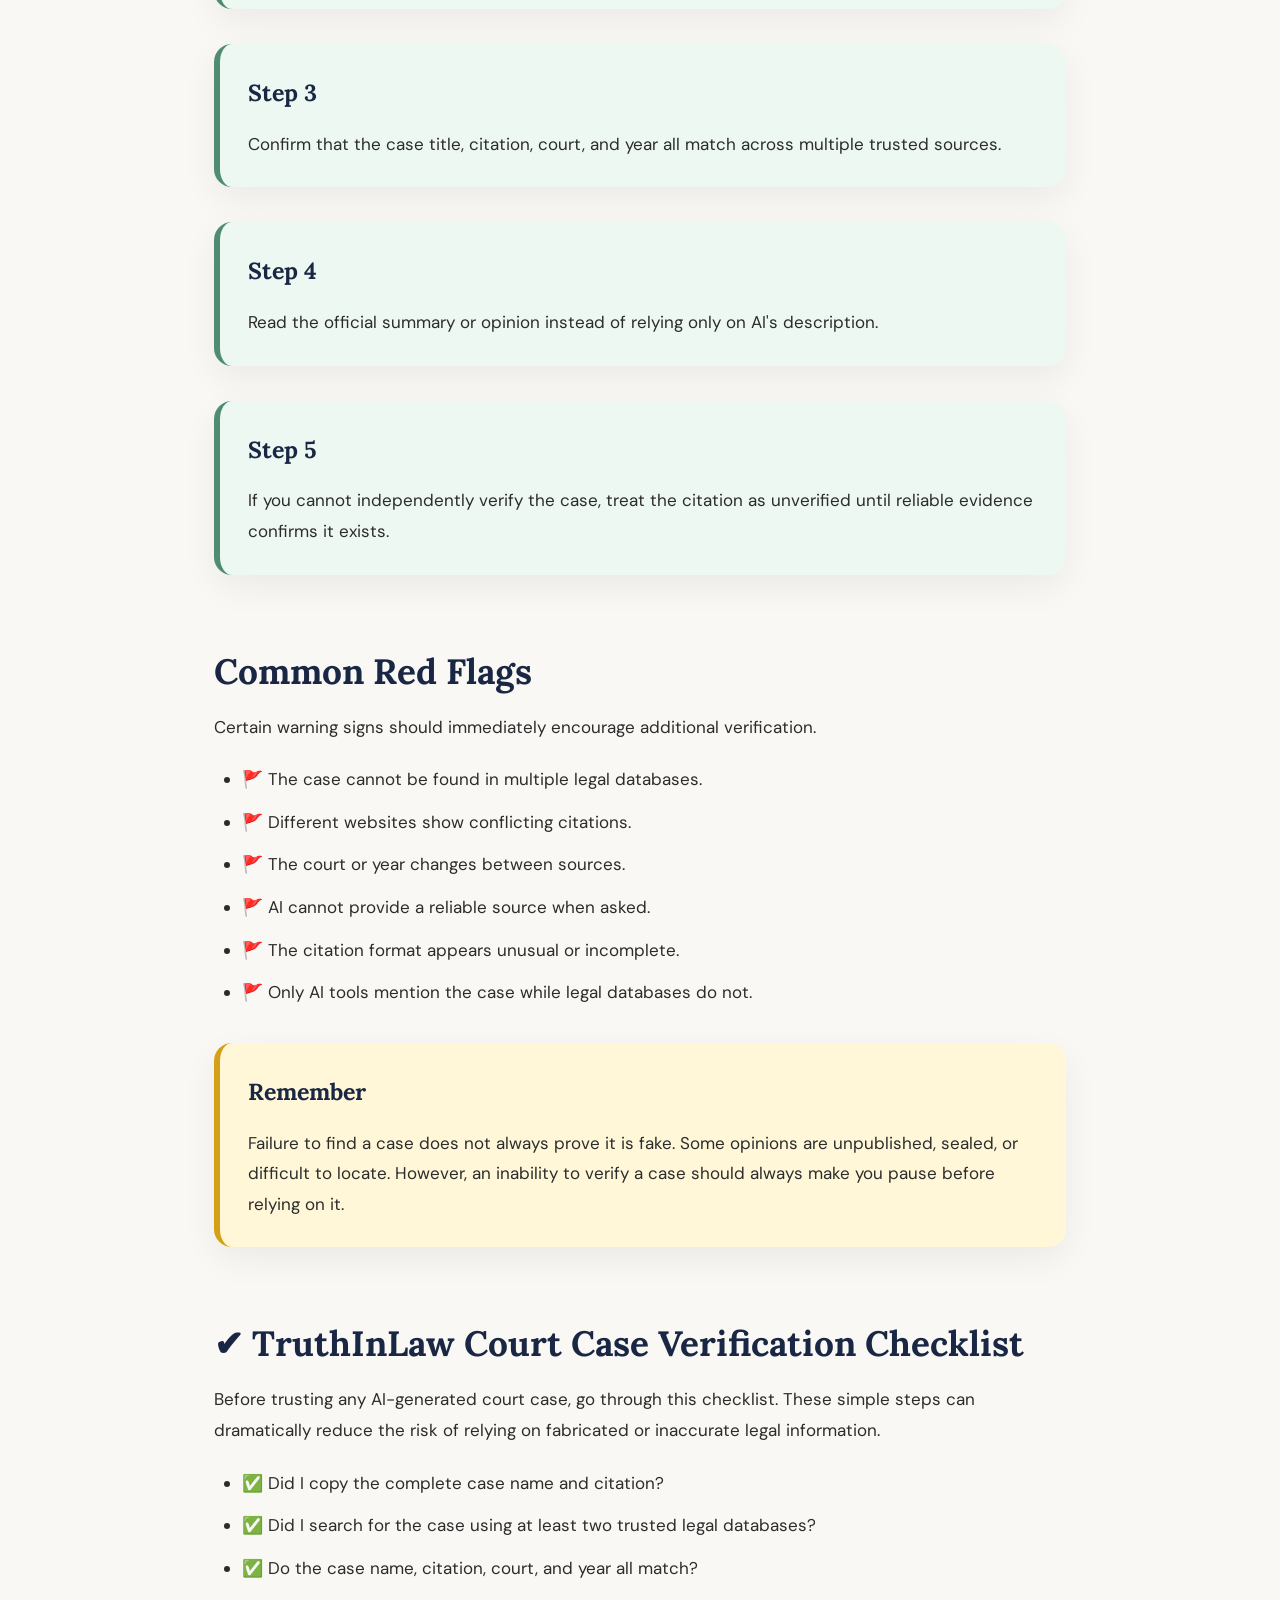
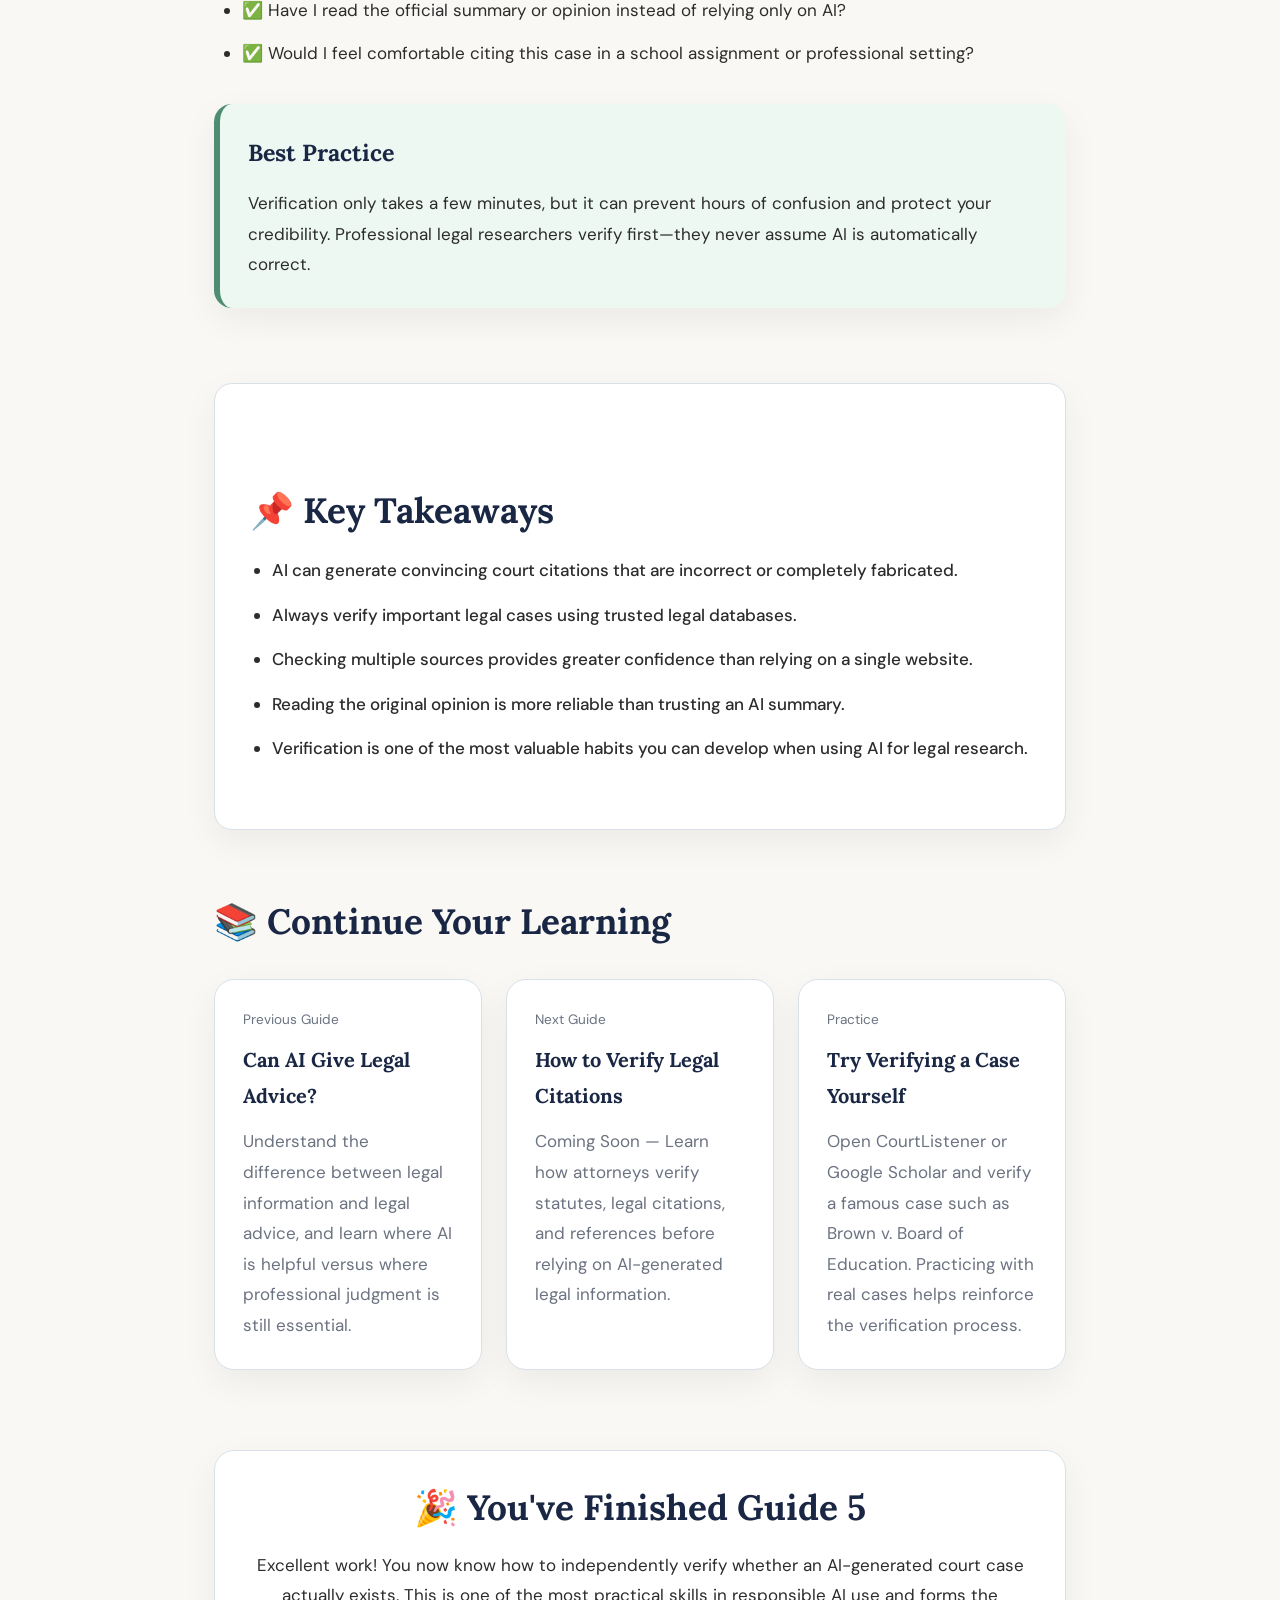
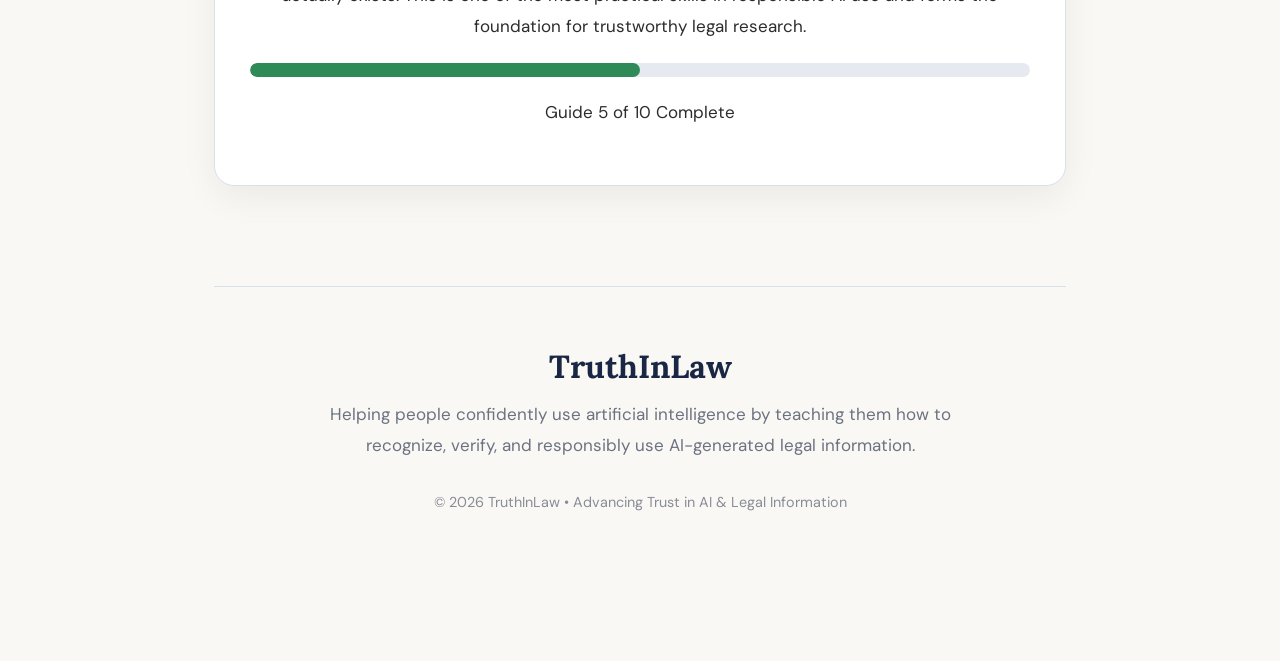
<file: how-to-verify-court-cases.html>
<!DOCTYPE html>

<html lang="en">

<head>

<meta charset="UTF-8">

<meta name="viewport" content="width=device-width, initial-scale=1.0">

<title>How to Verify Court Cases | TruthInLaw</title>

<meta name="description" content="Learn how to verify whether an AI-generated court case actually exists using trusted legal databases and official court records.">

<link rel="preconnect" href="https://fonts.googleapis.com">

<link rel="preconnect" href="https://fonts.gstatic.com" crossorigin>

<link href="https://fonts.googleapis.com/css2?family=Lora:wght@400;600;700&family=DM+Sans:wght@300;400;500;700&display=swap" rel="stylesheet">

<link rel="stylesheet" href="styles.css">

</head>

<body>

<div id="progress-container">

<div id="progress-bar"></div>

</div>

<nav>

<div class="nav-inner">

<a href="index.html" class="logo">

Truth<span>InLaw</span>

</a>

<ul class="nav-links">

<li><a href="index.html">Home</a></li>

<li><a href="learn.html">Learn</a></li>

<li><a href="sources.html">Sources</a></li>

<li><a href="about.html">About</a></li>

<li><a href="contact.html">Contact</a></li>

</ul>

</div>

</nav>

<div class="container">

<a href="learn.html" class="btn btn-secondary">

← Back to Learning Library

</a>

<section class="hero">

<div class="hero-badge">

🔍 Legal Verification Guide

</div>

<h1>

How to Verify Court Cases

</h1>

<p>

Artificial intelligence can summarize court opinions and discuss legal cases, but it can also generate cases that never existed. Learning how to verify court cases is one of the most important skills for safely using AI in legal research.

</p>

<div class="article-meta">

<div class="meta-pill">

🟡 Intermediate

</div>

<div class="meta-pill">

⏱ 10 min read

</div>

<div class="meta-pill">

📅 Last Updated: July 2026

</div>

</div>

</section>

<section class="summary">

<h3>📖 30-Second Summary</h3>

<p>

Court cases are public records that can be verified using trusted legal databases and official court websites. This guide teaches a simple verification process that helps you determine whether an AI-generated case is real before relying on it.

</p>

</section>

<section class="toc">

<h3>Contents</h3>

<ul>

<li><a href="#why">Why AI Invents Court Cases</a></li>

<li><a href="#verify">How to Verify a Court Case</a></li>

<li><a href="#sources">Trusted Legal Databases</a></li>

<li><a href="#checklist">Verification Checklist</a></li>

</ul>

</section>

<article>
<!-- =======================================================
WHY AI INVENTS COURT CASES
======================================================= -->

<section id="why">

<h2>Why AI Sometimes Invents Court Cases</h2>

<p>

Artificial intelligence does not search a legal database every time it answers a question. Instead, most large language models generate responses by predicting the most likely sequence of words based on patterns learned during training. Because of this, AI can sometimes produce court cases that sound completely legitimate but have never actually existed.

</p>

<p>

This phenomenon is known as an <strong>AI hallucination</strong>. The model isn't trying to deceive you—it is attempting to generate the most probable answer from patterns it has learned, even when it doesn't have a verified source.

</p>

<div class="callout warning">

<h3>⚠️ A Professional-Looking Citation Can Still Be Fake</h3>

<p>

A citation like <em>Smith v. Johnson, 542 F.3d 101 (2022)</em> may look authentic because it follows the format of real legal citations. However, appearance alone does not prove that the case actually exists.

</p>

</div>

<h3>Why This Matters</h3>

<p>

If you rely on a fabricated court case, you could:

</p>

<ul>

<li>Misunderstand how the law actually works.</li>

<li>Reference a case that cannot be found by anyone else.</li>

<li>Lose credibility in school, research, or professional work.</li>

<li>Make important decisions based on incorrect information.</li>

</ul>

<div class="callout danger">

<h3>🚨 Real-World Consequences</h3>

<p>

In recent years, several attorneys have faced sanctions after submitting AI-generated court citations that did not exist. These incidents demonstrate why verification is an essential part of responsible AI use—not just for lawyers, but for anyone conducting legal research.

</p>

</div>

</section>



<!-- =======================================================
STEP-BY-STEP VERIFICATION
======================================================= -->

<section id="verify">

<h2>Step 1: Verify the Case Name</h2>

<p>

Whenever AI references a court case, begin by copying the full case name exactly as it appears. This includes the names of both parties, the citation if provided, and the year.

</p>

<div class="callout success">

<h3>Example</h3>

<p>

Brown v. Board of Education, 347 U.S. 483 (1954)

</p>

<p>

Using the complete citation makes verification much faster and reduces the chance of confusing it with another case.

</p>

</div>

<h3>Step 2: Search Trusted Legal Sources</h3>

<p>

Rather than relying on another AI response, search for the case using trusted legal databases. If multiple reputable legal databases recognize the case, you can be much more confident that it is authentic.

</p>

</section>
<!-- =======================================================
TRUSTED LEGAL DATABASES
======================================================= -->

<section id="sources">

<h2>Trusted Places to Verify Court Cases</h2>

<p>

The safest way to verify a court case is by checking trusted legal databases rather than asking another AI chatbot. These resources collect court opinions directly from courts or other reliable legal publishers.

</p>

<div class="callout info">

<h3>Use More Than One Source</h3>

<p>

Whenever possible, verify a case using at least two trusted sources. If multiple reputable databases recognize the same case and citation, your confidence in its authenticity increases significantly.

</p>

</div>

<div class="learning-grid">

<div class="learning-card">

<h3>CourtListener</h3>

<p>

One of the largest free collections of U.S. court opinions. Excellent for searching federal and state cases by case name, citation, or keyword.

</p>

</div>

<div class="learning-card">

<h3>Google Scholar</h3>

<p>

Includes a free legal opinions database that allows users to search published court decisions from many U.S. jurisdictions.

</p>

</div>

<div class="learning-card">

<h3>Justia</h3>

<p>

Provides free access to many court opinions, statutes, and legal resources while making it easy to browse by jurisdiction.

</p>

</div>

<div class="learning-card">

<h3>Official Court Websites</h3>

<p>

Many federal and state courts publish opinions directly on their official websites. These are often the most authoritative sources available.

</p>

</div>

</div>

</section>



<!-- =======================================================
VERIFICATION WORKFLOW
======================================================= -->

<section>

<h2>The TruthInLaw Verification Method</h2>

<p>

Follow this five-step process every time AI references a legal case.

</p>

<div class="callout success">

<h3>Step 1</h3>

<p>

Copy the complete case name and citation exactly as AI provides it.

</p>

</div>

<div class="callout success">

<h3>Step 2</h3>

<p>

Search the case using CourtListener or Google Scholar.

</p>

</div>

<div class="callout success">

<h3>Step 3</h3>

<p>

Confirm that the case title, citation, court, and year all match across multiple trusted sources.

</p>

</div>

<div class="callout success">

<h3>Step 4</h3>

<p>

Read the official summary or opinion instead of relying only on AI's description.

</p>

</div>

<div class="callout success">

<h3>Step 5</h3>

<p>

If you cannot independently verify the case, treat the citation as unverified until reliable evidence confirms it exists.

</p>

</div>

</section>



<!-- =======================================================
COMMON RED FLAGS
======================================================= -->

<section>

<h2>Common Red Flags</h2>

<p>

Certain warning signs should immediately encourage additional verification.

</p>

<ul>

<li>🚩 The case cannot be found in multiple legal databases.</li>

<li>🚩 Different websites show conflicting citations.</li>

<li>🚩 The court or year changes between sources.</li>

<li>🚩 AI cannot provide a reliable source when asked.</li>

<li>🚩 The citation format appears unusual or incomplete.</li>

<li>🚩 Only AI tools mention the case while legal databases do not.</li>

</ul>

<div class="callout warning">

<h3>Remember</h3>

<p>

Failure to find a case does not always prove it is fake. Some opinions are unpublished, sealed, or difficult to locate. However, an inability to verify a case should always make you pause before relying on it.

</p>

</div>

</section>
<!-- =======================================================
VERIFICATION CHECKLIST
======================================================= -->

<section id="checklist">

<h2>✔ TruthInLaw Court Case Verification Checklist</h2>

<p>

Before trusting any AI-generated court case, go through this checklist. These simple steps can dramatically reduce the risk of relying on fabricated or inaccurate legal information.

</p>

<ul>

<li>✅ Did I copy the complete case name and citation?</li>

<li>✅ Did I search for the case using at least two trusted legal databases?</li>

<li>✅ Do the case name, citation, court, and year all match?</li>

<li>✅ Have I read the official summary or opinion instead of relying only on AI?</li>

<li>✅ Would I feel comfortable citing this case in a school assignment or professional setting?</li>

</ul>

<div class="callout success">

<h3>Best Practice</h3>

<p>

Verification only takes a few minutes, but it can prevent hours of confusion and protect your credibility. Professional legal researchers verify first—they never assume AI is automatically correct.

</p>

</div>

</section>



<!-- =======================================================
KEY TAKEAWAYS
======================================================= -->

<section class="takeaways">

<h2>📌 Key Takeaways</h2>

<ul>

<li>AI can generate convincing court citations that are incorrect or completely fabricated.</li>

<li>Always verify important legal cases using trusted legal databases.</li>

<li>Checking multiple sources provides greater confidence than relying on a single website.</li>

<li>Reading the original opinion is more reliable than trusting an AI summary.</li>

<li>Verification is one of the most valuable habits you can develop when using AI for legal research.</li>

</ul>

</section>



<!-- =======================================================
CONTINUE LEARNING
======================================================= -->

<section>

<h2>📚 Continue Your Learning</h2>

<div class="learning-grid">

<div class="learning-card">

<small>Previous Guide</small>

<h3>

<a href="can-ai-give-legal-advice.html">

Can AI Give Legal Advice?

</a>

</h3>

<p>

Understand the difference between legal information and legal advice, and learn where AI is helpful versus where professional judgment is still essential.

</p>

</div>



<div class="learning-card">

<small>Next Guide</small>

<h3>

How to Verify Legal Citations

</h3>

<p>

Coming Soon — Learn how attorneys verify statutes, legal citations, and references before relying on AI-generated legal information.

</p>

</div>



<div class="learning-card">

<small>Practice</small>

<h3>

Try Verifying a Case Yourself

</h3>

<p>

Open CourtListener or Google Scholar and verify a famous case such as Brown v. Board of Education. Practicing with real cases helps reinforce the verification process.

</p>

</div>

</div>

</section>



<!-- =======================================================
LEARNING PROGRESS
======================================================= -->

<section class="progress-section">

<h2>🎉 You've Finished Guide 5</h2>

<p>

Excellent work! You now know how to independently verify whether an AI-generated court case actually exists. This is one of the most practical skills in responsible AI use and forms the foundation for trustworthy legal research.

</p>

<div class="progress-track">

<div class="progress-fill" style="width:50%;"></div>

</div>

<p>

Guide 5 of 10 Complete

</p>

</section>



</article>



<footer>

<h2>TruthInLaw</h2>

<p>

Helping people confidently use artificial intelligence by teaching them how to recognize, verify, and responsibly use AI-generated legal information.

</p>

<p class="copyright">

© 2026 TruthInLaw • Advancing Trust in AI & Legal Information

</p>

</footer>



<script src="article.js"></script>

</body>

</html>
</file>
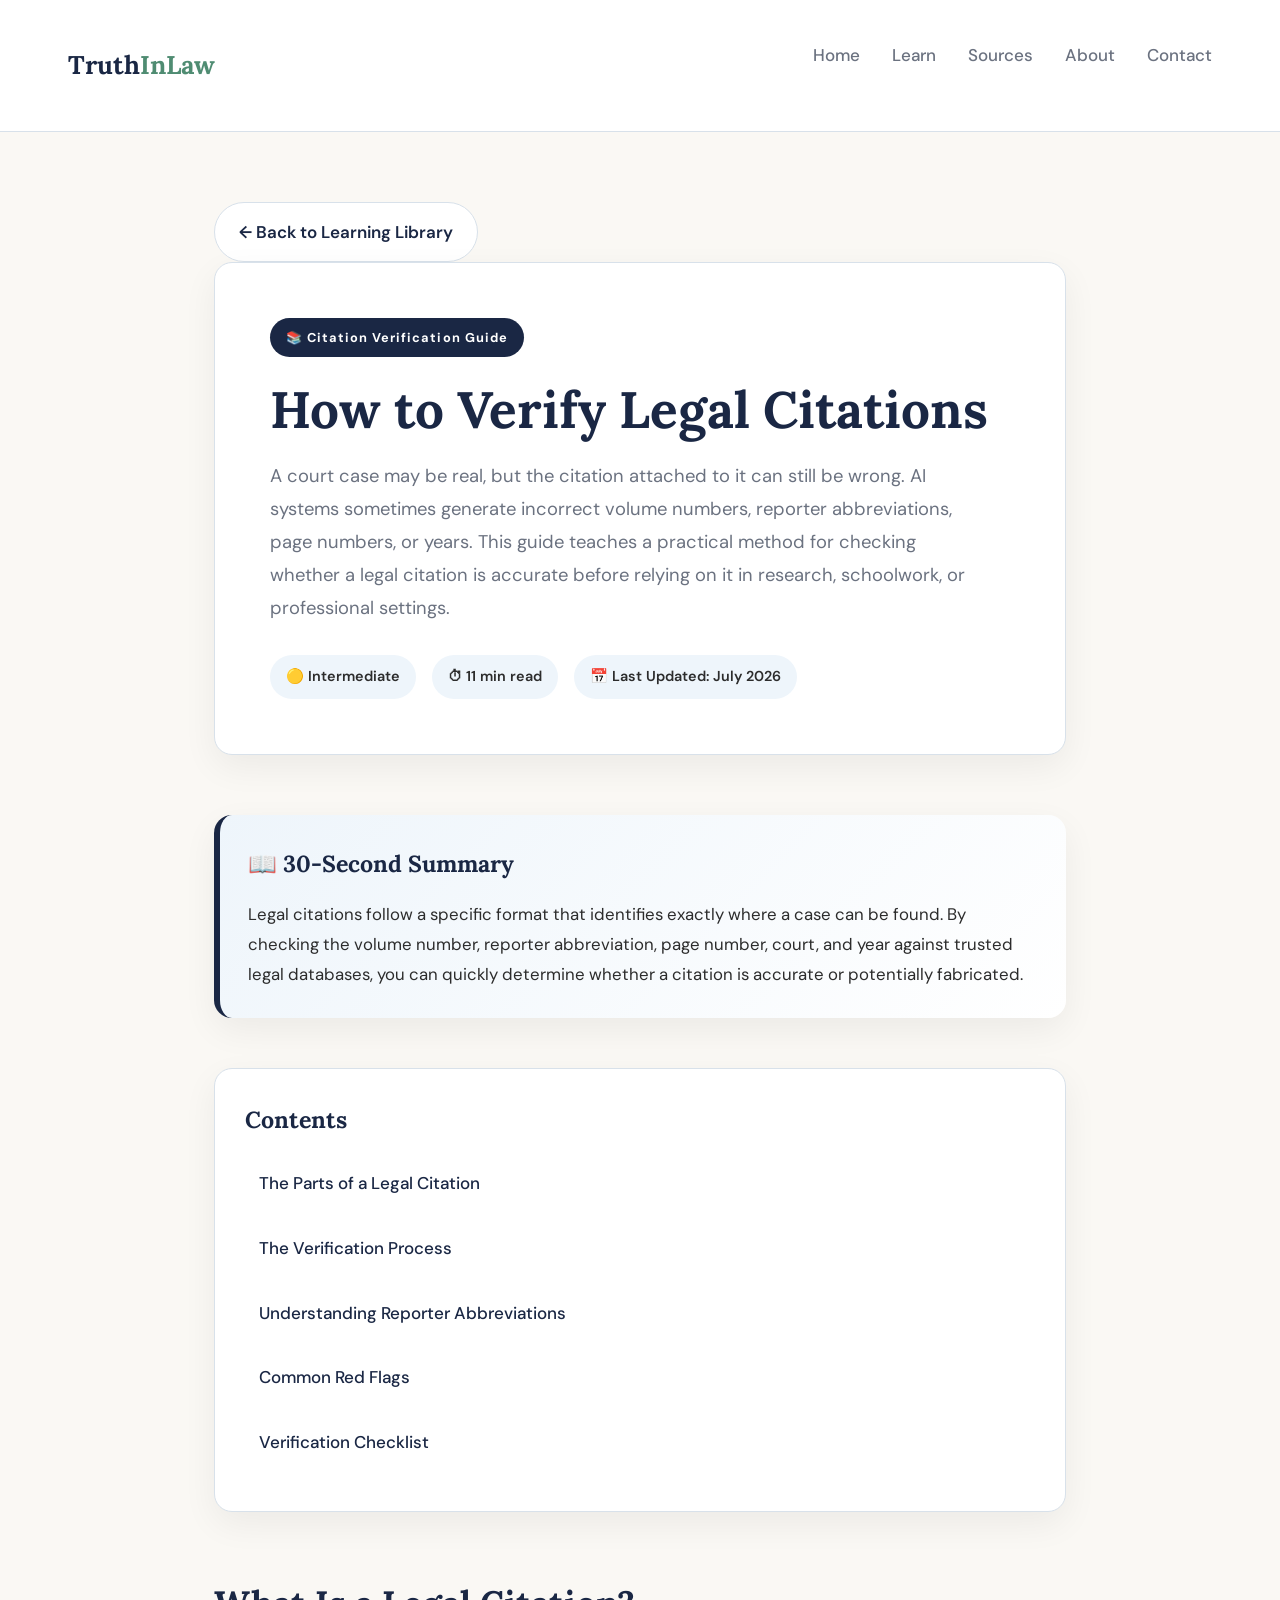
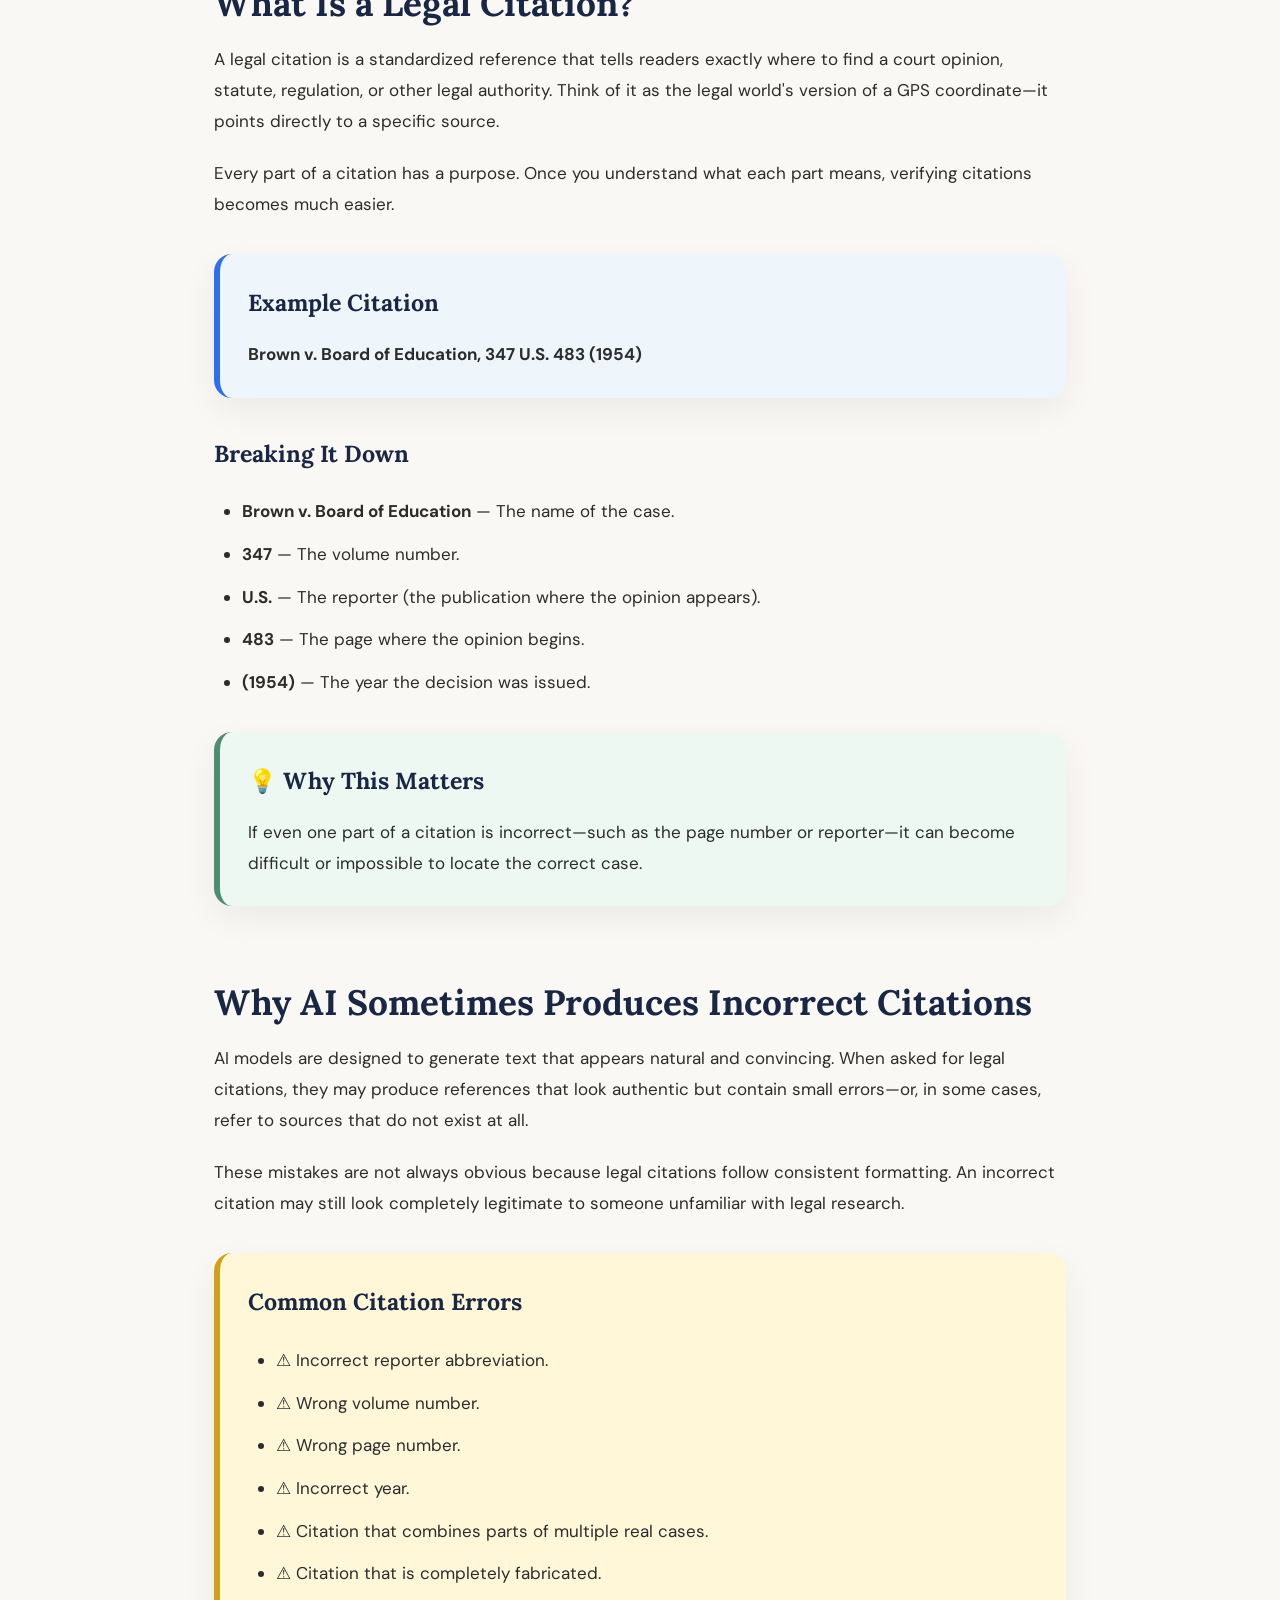
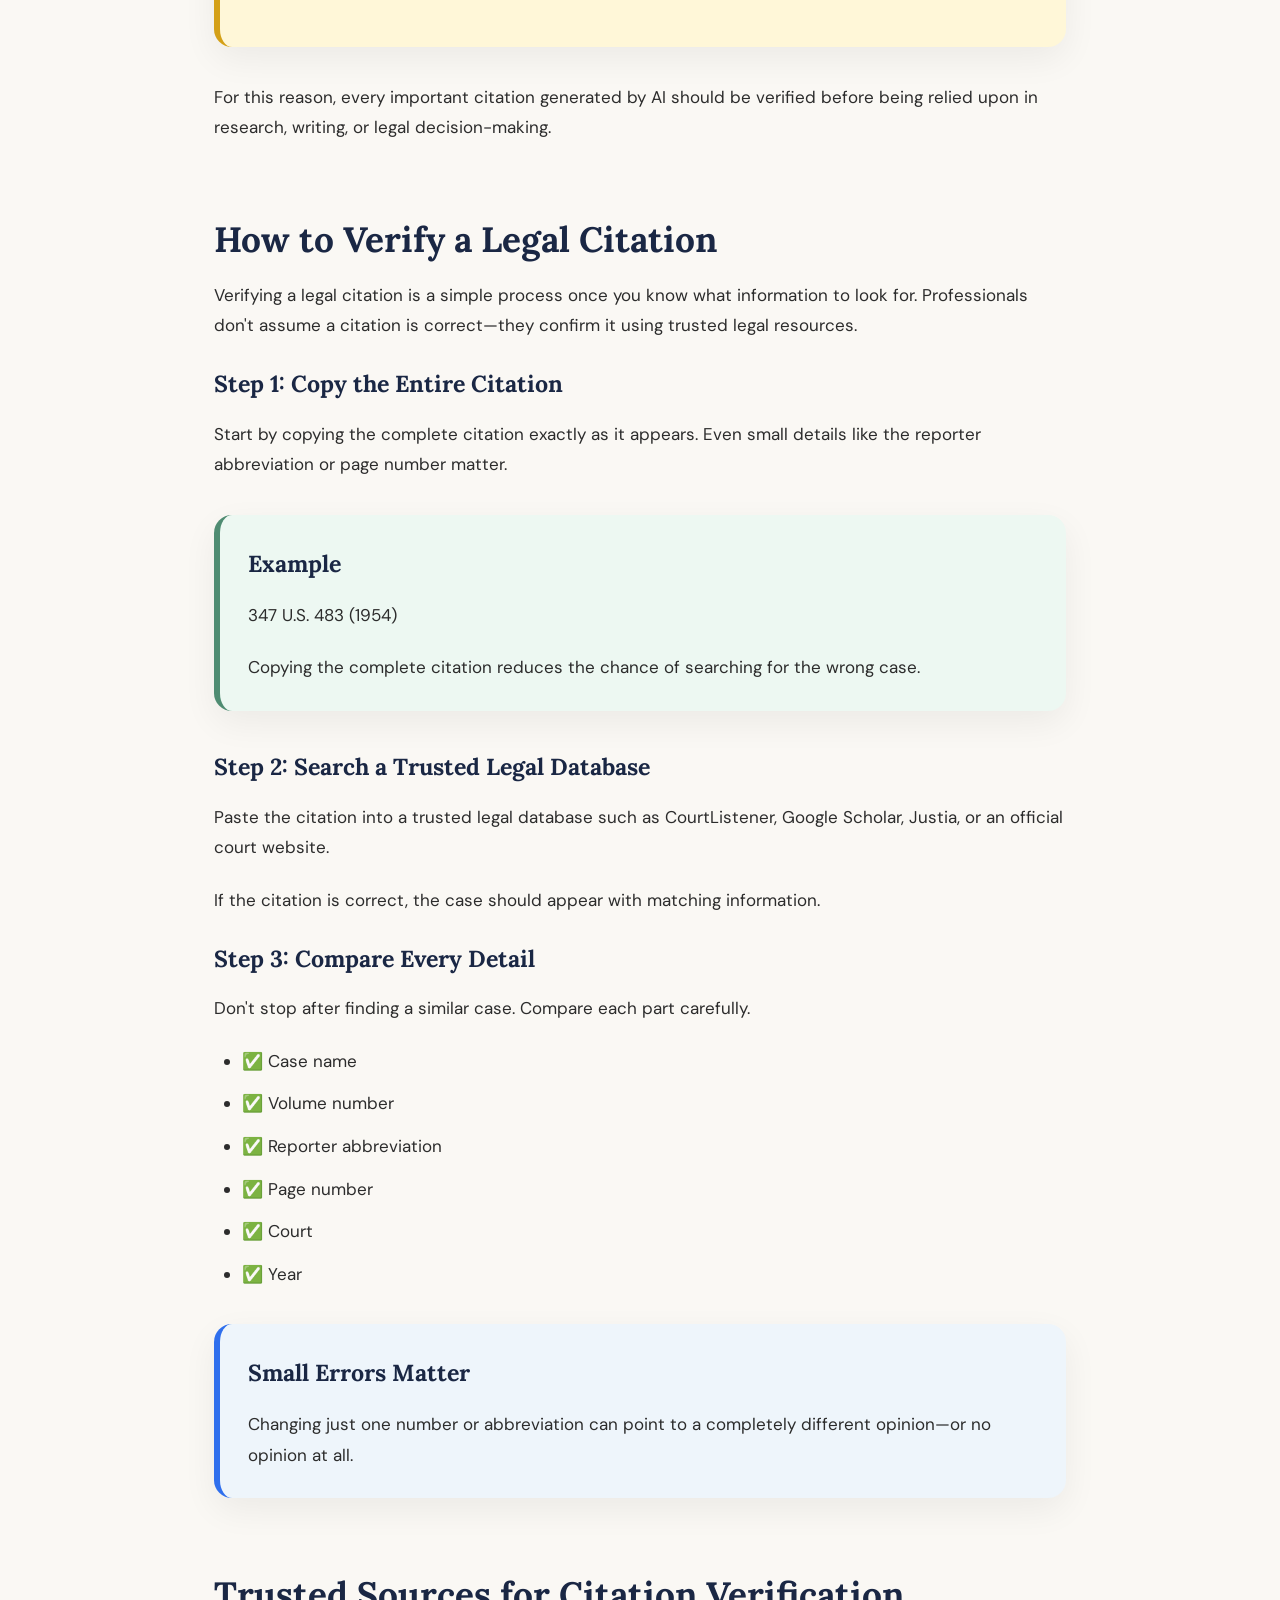
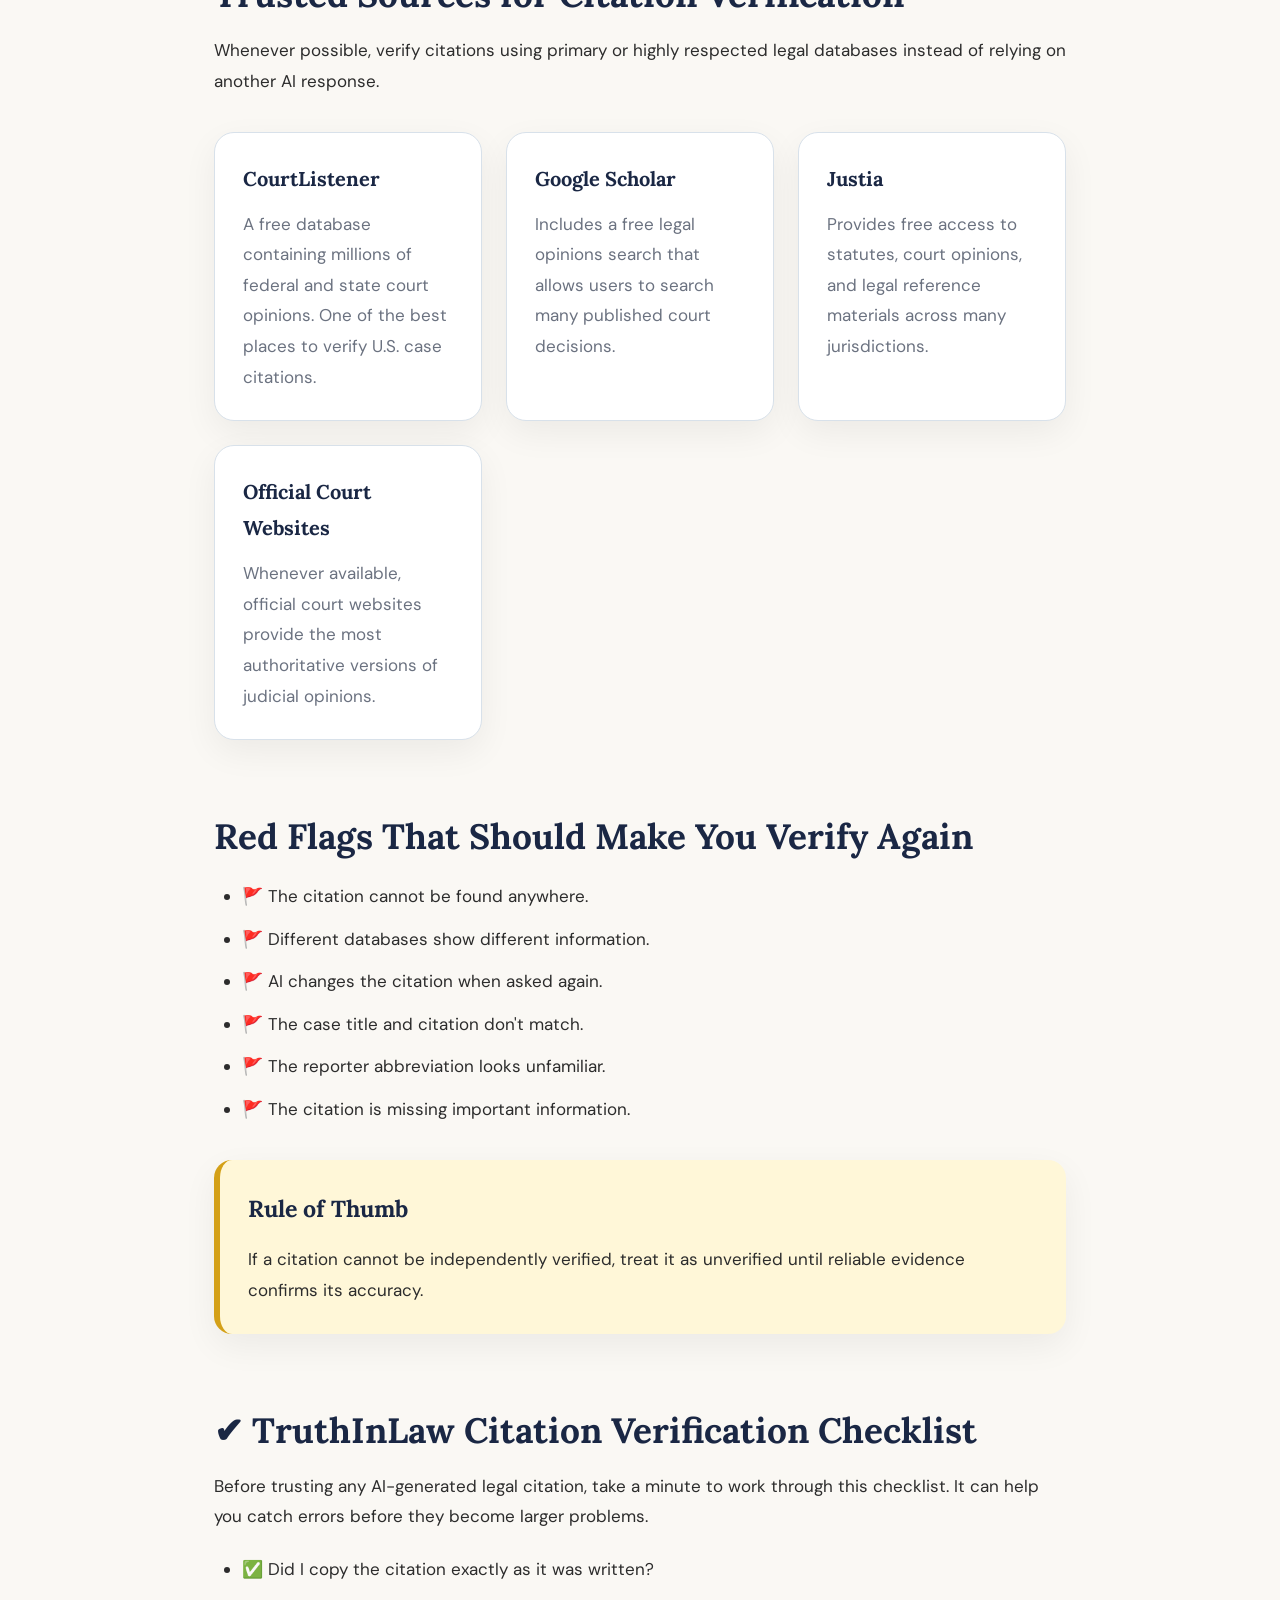
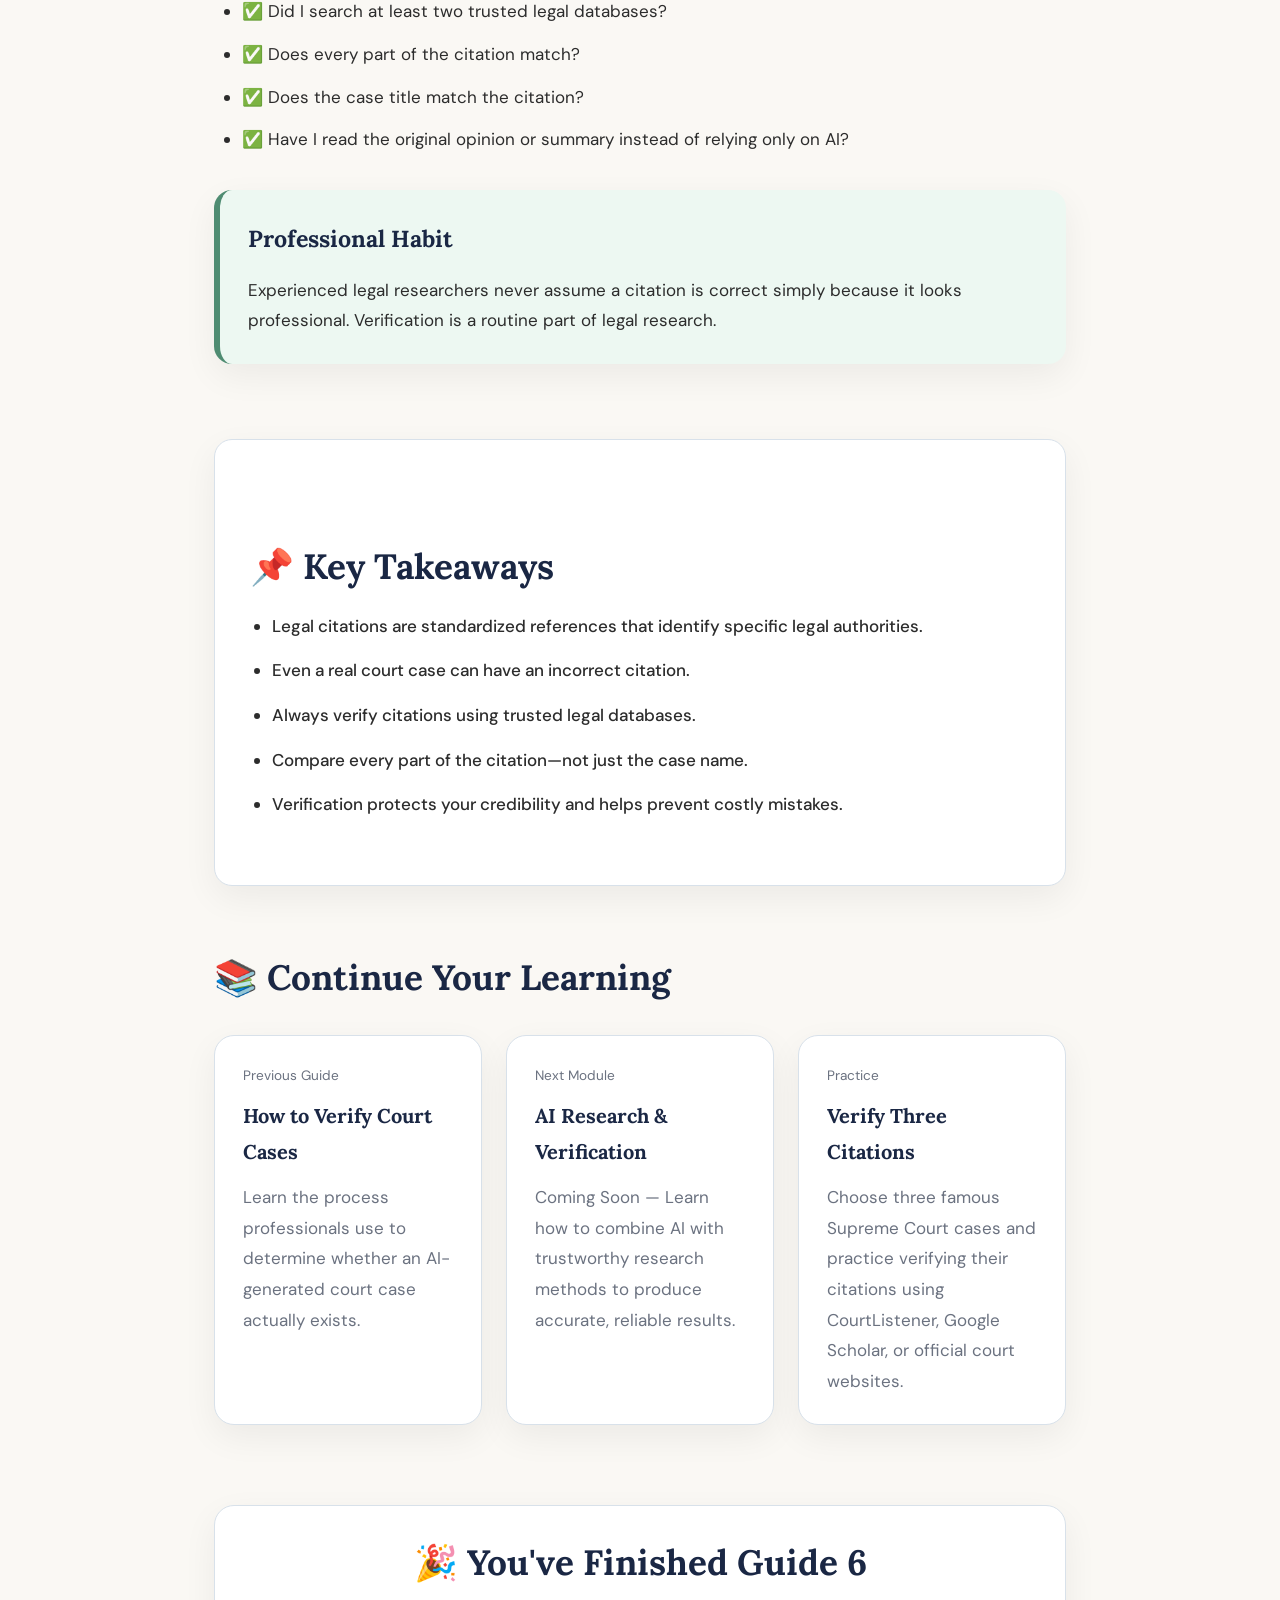
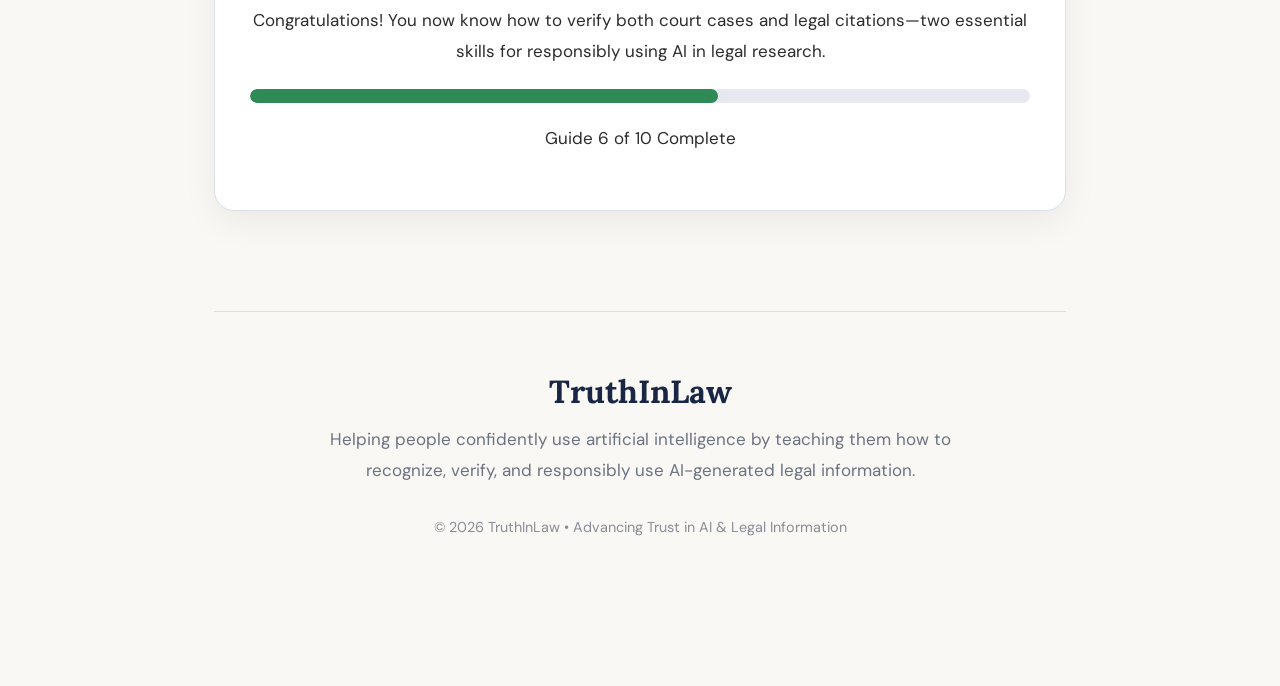
<file: how-to-verify-legal-citations.html>
<!DOCTYPE html>

<html lang="en">

<head>

<meta charset="UTF-8">

<meta name="viewport" content="width=device-width, initial-scale=1.0">

<title>How to Verify Legal Citations | TruthInLaw</title>

<meta name="description" content="Learn how to verify legal citations, understand citation formats, and avoid relying on incorrect AI-generated legal references.">

<link rel="preconnect" href="https://fonts.googleapis.com">

<link rel="preconnect" href="https://fonts.gstatic.com" crossorigin>

<link href="https://fonts.googleapis.com/css2?family=Lora:wght@400;600;700&family=DM+Sans:wght@300;400;500;700&display=swap" rel="stylesheet">

<link rel="stylesheet" href="styles.css">

</head>

<body>

<div id="progress-container">

<div id="progress-bar"></div>

</div>

<nav>

<div class="nav-inner">

<a href="index.html" class="logo">

Truth<span>InLaw</span>

</a>

<ul class="nav-links">

<li><a href="index.html">Home</a></li>

<li><a href="learn.html">Learn</a></li>

<li><a href="sources.html">Sources</a></li>

<li><a href="about.html">About</a></li>

<li><a href="contact.html">Contact</a></li>

</ul>

</div>

</nav>

<div class="container">

<a href="learn.html" class="btn btn-secondary">

← Back to Learning Library

</a>

<section class="hero">

<div class="hero-badge">

📚 Citation Verification Guide

</div>

<h1>

How to Verify Legal Citations

</h1>

<p>

A court case may be real, but the citation attached to it can still be wrong. AI systems sometimes generate incorrect volume numbers, reporter abbreviations, page numbers, or years. This guide teaches a practical method for checking whether a legal citation is accurate before relying on it in research, schoolwork, or professional settings.

</p>

<div class="article-meta">

<div class="meta-pill">

🟡 Intermediate

</div>

<div class="meta-pill">

⏱ 11 min read

</div>

<div class="meta-pill">

📅 Last Updated: July 2026

</div>

</div>

</section>

<section class="summary">

<h3>📖 30-Second Summary</h3>

<p>

Legal citations follow a specific format that identifies exactly where a case can be found. By checking the volume number, reporter abbreviation, page number, court, and year against trusted legal databases, you can quickly determine whether a citation is accurate or potentially fabricated.

</p>

</section>

<section class="toc">

<h3>Contents</h3>

<ul>

<li><a href="#parts">The Parts of a Legal Citation</a></li>

<li><a href="#process">The Verification Process</a></li>

<li><a href="#reporters">Understanding Reporter Abbreviations</a></li>

<li><a href="#redflags">Common Red Flags</a></li>

<li><a href="#checklist">Verification Checklist</a></li>

</ul>

</section>

<article>
<!-- =======================================================
WHAT IS A LEGAL CITATION?
======================================================= -->

<section id="anatomy">

<h2>What Is a Legal Citation?</h2>

<p>

A legal citation is a standardized reference that tells readers exactly where to find a court opinion, statute, regulation, or other legal authority. Think of it as the legal world's version of a GPS coordinate—it points directly to a specific source.

</p>

<p>

Every part of a citation has a purpose. Once you understand what each part means, verifying citations becomes much easier.

</p>

<div class="callout info">

<h3>Example Citation</h3>

<p>

<strong>Brown v. Board of Education, 347 U.S. 483 (1954)</strong>

</p>

</div>

<h3>Breaking It Down</h3>

<ul>

<li><strong>Brown v. Board of Education</strong> — The name of the case.</li>

<li><strong>347</strong> — The volume number.</li>

<li><strong>U.S.</strong> — The reporter (the publication where the opinion appears).</li>

<li><strong>483</strong> — The page where the opinion begins.</li>

<li><strong>(1954)</strong> — The year the decision was issued.</li>

</ul>

<div class="callout success">

<h3>💡 Why This Matters</h3>

<p>

If even one part of a citation is incorrect—such as the page number or reporter—it can become difficult or impossible to locate the correct case.

</p>

</div>

</section>



<!-- =======================================================
WHY CITATIONS ARE SOMETIMES WRONG
======================================================= -->

<section id="wrong">

<h2>Why AI Sometimes Produces Incorrect Citations</h2>

<p>

AI models are designed to generate text that appears natural and convincing. When asked for legal citations, they may produce references that look authentic but contain small errors—or, in some cases, refer to sources that do not exist at all.

</p>

<p>

These mistakes are not always obvious because legal citations follow consistent formatting. An incorrect citation may still look completely legitimate to someone unfamiliar with legal research.

</p>

<div class="callout warning">

<h3>Common Citation Errors</h3>

<ul>

<li>⚠ Incorrect reporter abbreviation.</li>

<li>⚠ Wrong volume number.</li>

<li>⚠ Wrong page number.</li>

<li>⚠ Incorrect year.</li>

<li>⚠ Citation that combines parts of multiple real cases.</li>

<li>⚠ Citation that is completely fabricated.</li>

</ul>

</div>

<p>

For this reason, every important citation generated by AI should be verified before being relied upon in research, writing, or legal decision-making.

</p>

</section>
<!-- =======================================================
HOW TO VERIFY A LEGAL CITATION
======================================================= -->

<section id="verify">

<h2>How to Verify a Legal Citation</h2>

<p>

Verifying a legal citation is a simple process once you know what information to look for. Professionals don't assume a citation is correct—they confirm it using trusted legal resources.

</p>

<h3>Step 1: Copy the Entire Citation</h3>

<p>

Start by copying the complete citation exactly as it appears. Even small details like the reporter abbreviation or page number matter.

</p>

<div class="callout success">

<h3>Example</h3>

<p>

347 U.S. 483 (1954)

</p>

<p>

Copying the complete citation reduces the chance of searching for the wrong case.

</p>

</div>

<h3>Step 2: Search a Trusted Legal Database</h3>

<p>

Paste the citation into a trusted legal database such as CourtListener, Google Scholar, Justia, or an official court website.

</p>

<p>

If the citation is correct, the case should appear with matching information.

</p>

<h3>Step 3: Compare Every Detail</h3>

<p>

Don't stop after finding a similar case. Compare each part carefully.

</p>

<ul>

<li>✅ Case name</li>

<li>✅ Volume number</li>

<li>✅ Reporter abbreviation</li>

<li>✅ Page number</li>

<li>✅ Court</li>

<li>✅ Year</li>

</ul>

<div class="callout info">

<h3>Small Errors Matter</h3>

<p>

Changing just one number or abbreviation can point to a completely different opinion—or no opinion at all.

</p>

</div>

</section>



<!-- =======================================================
TRUSTED SOURCES
======================================================= -->

<section>

<h2>Trusted Sources for Citation Verification</h2>

<p>

Whenever possible, verify citations using primary or highly respected legal databases instead of relying on another AI response.

</p>

<div class="learning-grid">

<div class="learning-card">

<h3>CourtListener</h3>

<p>

A free database containing millions of federal and state court opinions. One of the best places to verify U.S. case citations.

</p>

</div>

<div class="learning-card">

<h3>Google Scholar</h3>

<p>

Includes a free legal opinions search that allows users to search many published court decisions.

</p>

</div>

<div class="learning-card">

<h3>Justia</h3>

<p>

Provides free access to statutes, court opinions, and legal reference materials across many jurisdictions.

</p>

</div>

<div class="learning-card">

<h3>Official Court Websites</h3>

<p>

Whenever available, official court websites provide the most authoritative versions of judicial opinions.

</p>

</div>

</div>

</section>



<!-- =======================================================
RED FLAGS
======================================================= -->

<section>

<h2>Red Flags That Should Make You Verify Again</h2>

<ul>

<li>🚩 The citation cannot be found anywhere.</li>

<li>🚩 Different databases show different information.</li>

<li>🚩 AI changes the citation when asked again.</li>

<li>🚩 The case title and citation don't match.</li>

<li>🚩 The reporter abbreviation looks unfamiliar.</li>

<li>🚩 The citation is missing important information.</li>

</ul>

<div class="callout warning">

<h3>Rule of Thumb</h3>

<p>

If a citation cannot be independently verified, treat it as unverified until reliable evidence confirms its accuracy.

</p>

</div>

</section>
<!-- =======================================================
TRUTHINLAW CITATION CHECKLIST
======================================================= -->

<section id="checklist">

<h2>✔ TruthInLaw Citation Verification Checklist</h2>

<p>

Before trusting any AI-generated legal citation, take a minute to work through this checklist. It can help you catch errors before they become larger problems.

</p>

<ul>

<li>✅ Did I copy the citation exactly as it was written?</li>

<li>✅ Did I search at least two trusted legal databases?</li>

<li>✅ Does every part of the citation match?</li>

<li>✅ Does the case title match the citation?</li>

<li>✅ Have I read the original opinion or summary instead of relying only on AI?</li>

</ul>

<div class="callout success">

<h3>Professional Habit</h3>

<p>

Experienced legal researchers never assume a citation is correct simply because it looks professional. Verification is a routine part of legal research.

</p>

</div>

</section>



<!-- =======================================================
KEY TAKEAWAYS
======================================================= -->

<section class="takeaways">

<h2>📌 Key Takeaways</h2>

<ul>

<li>Legal citations are standardized references that identify specific legal authorities.</li>

<li>Even a real court case can have an incorrect citation.</li>

<li>Always verify citations using trusted legal databases.</li>

<li>Compare every part of the citation—not just the case name.</li>

<li>Verification protects your credibility and helps prevent costly mistakes.</li>

</ul>

</section>



<!-- =======================================================
CONTINUE LEARNING
======================================================= -->

<section>

<h2>📚 Continue Your Learning</h2>

<div class="learning-grid">

<div class="learning-card">

<small>Previous Guide</small>

<h3>

<a href="how-to-verify-court-cases.html">

How to Verify Court Cases

</a>

</h3>

<p>

Learn the process professionals use to determine whether an AI-generated court case actually exists.

</p>

</div>



<div class="learning-card">

<small>Next Module</small>

<h3>

AI Research & Verification

</h3>

<p>

Coming Soon — Learn how to combine AI with trustworthy research methods to produce accurate, reliable results.

</p>

</div>



<div class="learning-card">

<small>Practice</small>

<h3>

Verify Three Citations

</h3>

<p>

Choose three famous Supreme Court cases and practice verifying their citations using CourtListener, Google Scholar, or official court websites.

</p>

</div>

</div>

</section>



<!-- =======================================================
LEARNING PROGRESS
======================================================= -->

<section class="progress-section">

<h2>🎉 You've Finished Guide 6</h2>

<p>

Congratulations! You now know how to verify both court cases and legal citations—two essential skills for responsibly using AI in legal research.

</p>

<div class="progress-track">

<div class="progress-fill" style="width:60%;"></div>

</div>

<p>

Guide 6 of 10 Complete

</p>

</section>



</article>



<footer>

<h2>TruthInLaw</h2>

<p>

Helping people confidently use artificial intelligence by teaching them how to recognize, verify, and responsibly use AI-generated legal information.

</p>

<p class="copyright">

© 2026 TruthInLaw • Advancing Trust in AI & Legal Information

</p>

</footer>



<script src="article.js"></script>

</body>

</html>
</file>
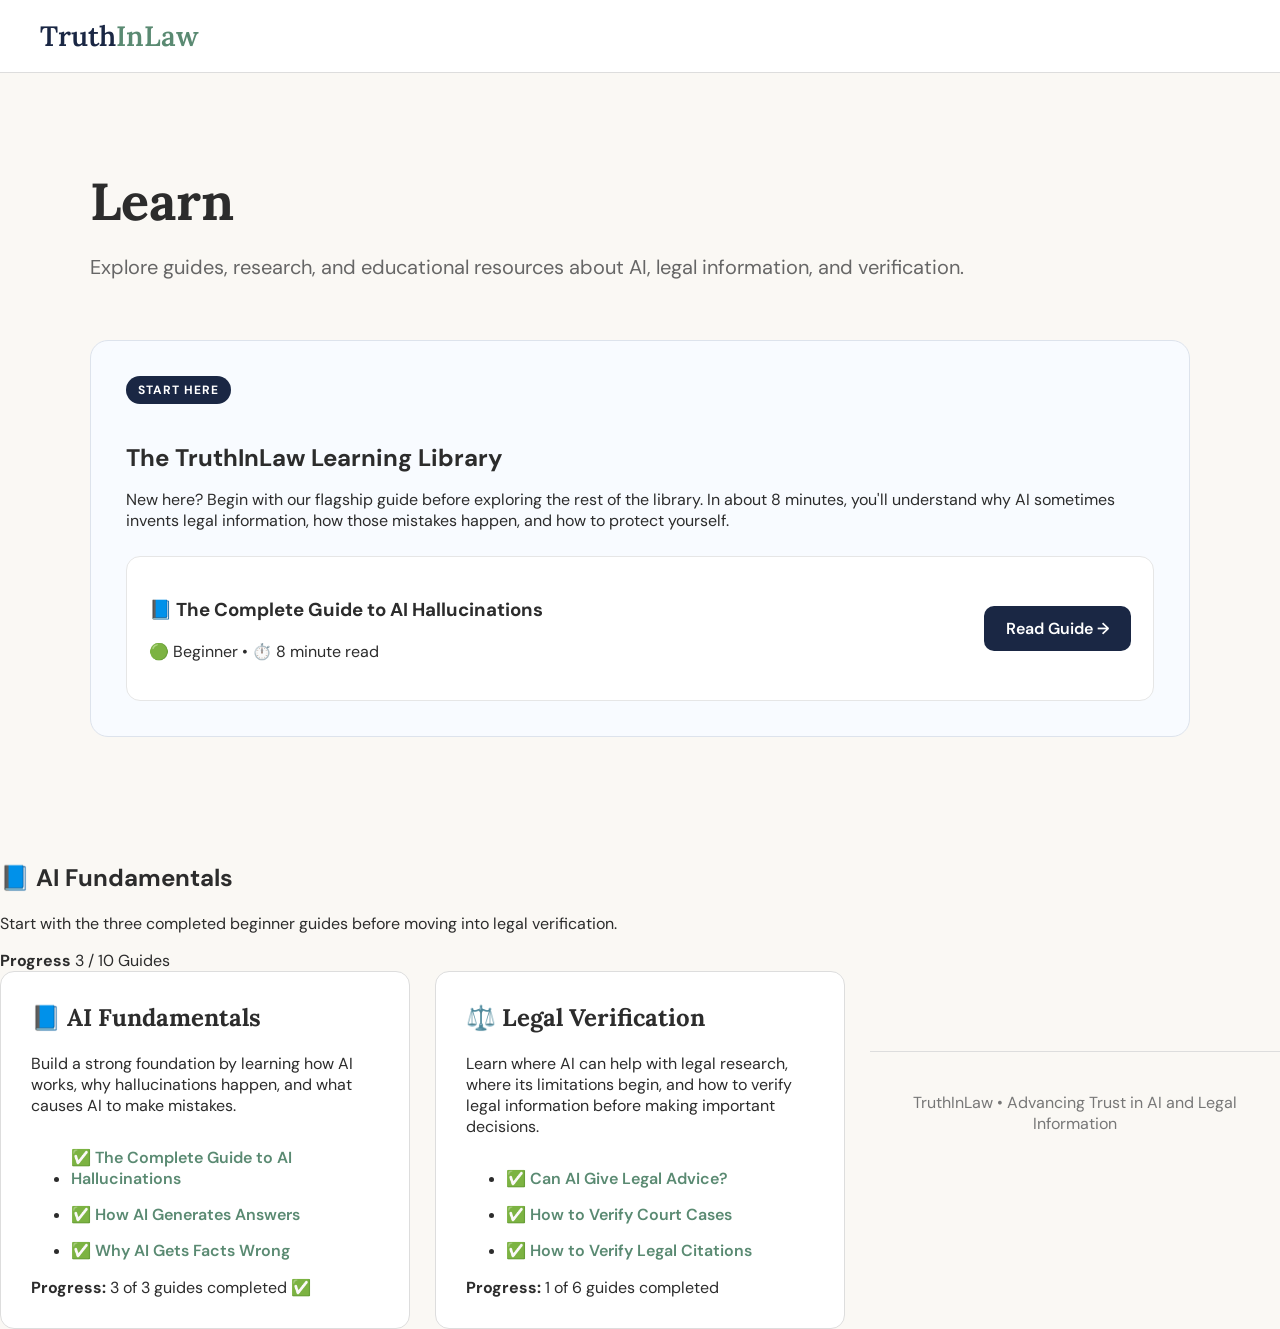
<file: learn.html>
<!DOCTYPE html>
<html lang="en">

<head>

<meta charset="UTF-8">
<meta name="viewport" content="width=device-width, initial-scale=1.0">

<title>Learn | TruthInLaw</title>

<link href="https://fonts.googleapis.com/css2?family=Lora:wght@400;600&family=DM+Sans:wght@300;400;500&display=swap" rel="stylesheet">

<style>

body{
font-family:'DM Sans',sans-serif;
background:#faf8f4;
margin:0;
color:#2c2c2c;
}

nav{
padding:18px 40px;
background:white;
border-bottom:1px solid #ddd;
}

.logo{
font-family:'Lora',serif;
font-size:28px;
font-weight:600;
text-decoration:none;
color:#1a2744;
}

.logo span{
color:#5a8a72;
}

.container{
max-width:1100px;
margin:auto;
padding:60px 25px;
}

h1{
font-family:'Lora',serif;
font-size:52px;
margin-bottom:15px;
}

.subtitle{
font-size:20px;
color:#666;
margin-bottom:60px;
}

.grid{
display:grid;
grid-template-columns:repeat(auto-fit,minmax(300px,1fr));
gap:25px;
}

.card{
background:white;
padding:30px;
border-radius:14px;
border:1px solid #ddd;
transition:.25s;
}

.card:hover{
transform:translateY(-5px);
}

.card h2{
font-family:'Lora',serif;
margin-top:0;
}

.card a{
display:inline-block;
margin-top:15px;
text-decoration:none;
font-weight:600;
color:#5a8a72;
}

footer{
margin-top:80px;
padding:40px;
text-align:center;
border-top:1px solid #ddd;
color:#777;
}
/* ---------- START HERE SECTION ---------- */

.start-here{
  background:#f8fbff;
  border:1px solid #dde3ec;
  border-radius:18px;
  padding:35px;
  margin:45px 0;
}

.badge{
  display:inline-block;
  background:#1a2744;
  color:white;
  padding:6px 12px;
  border-radius:30px;
  font-size:.75rem;
  letter-spacing:.08em;
  font-weight:700;
  margin-bottom:18px;
}

.start-here h2{
  margin-bottom:15px;
}

.start-card{
  margin-top:25px;
  display:flex;
  justify-content:space-between;
  align-items:center;
  background:white;
  border:1px solid #e6e6e6;
  padding:22px;
  border-radius:14px;
}

.start-button{
  background:#1a2744;
  color:white;
  padding:12px 22px;
  border-radius:10px;
  text-decoration:none;
  font-weight:600;
  transition:.25s;
}

.start-button:hover{
  background:#31466d;
}
</style>

</head>

<body>

<nav>

<a class="logo" href="index.html">
Truth<span>InLaw</span>
</a>

</nav>

<div class="container">

<h1>Learn</h1>

<p class="subtitle">

Explore guides, research, and educational resources about AI, legal information, and verification.

</p>

<div class="start-here">

  <span class="badge">START HERE</span>

  <h2>The TruthInLaw Learning Library</h2>

  <p>
    New here? Begin with our flagship guide before exploring the rest of the library.
    In about 8 minutes, you'll understand why AI sometimes invents legal information,
    how those mistakes happen, and how to protect yourself.
  </p>

  <div class="start-card">

    <div>

      <h3>📘 The Complete Guide to AI Hallucinations</h3>

      <p>
        🟢 Beginner • ⏱️ 8 minute read
      </p>

    </div>

    <a href="what-is-ai-hallucination.html" class="start-button">
      Read Guide →
    </a>

  </div>

</div>

</div>
<!-- =======================================================
RECOMMENDED LEARNING PATH
======================================================= -->

<section class="course-banner">

<div class="course-info">

<div>

<h2>📘 AI Fundamentals</h2>

<p>

Start with the three completed beginner guides before moving into legal verification.

</p>

</div>

<div class="course-progress">

<div class="progress-label">

<strong>Progress</strong>

<span>3 / 10 Guides</span>

</div>

<div class="progress-bar">

<div class="progress-fill" style="width:30%;"></div>

</div>

</div>

</div>

</section>
<div class="grid">

<div class="card">

<h2>📘 AI Fundamentals</h2>

<p>

Build a strong foundation by learning how AI works, why hallucinations happen, and what causes AI to make mistakes.

</p>

<ul>

<li>
<a href="what-is-ai-hallucination.html">
✅ The Complete Guide to AI Hallucinations
</a>
</li>

<li>
<a href="how-ai-generates-answers.html">
✅ How AI Generates Answers
</a>
</li>

<li>
<a href="why-ai-gets-facts-wrong.html">
✅ Why AI Gets Facts Wrong
</a>
</li>

</ul>

<div class="course-progress">

<strong>Progress:</strong>

3 of 3 guides completed ✅

</div>

</div>

<div class="card">

<h2>⚖️ Legal Verification</h2>

<p>

Learn where AI can help with legal research, where its limitations begin, and how to verify legal information before making important decisions.

</p>

<ul>

<li>
<a href="can-ai-give-legal-advice.html">
✅ Can AI Give Legal Advice?
</a>
</li>

<li>
<a href="how-to-verify-court-cases.html">
✅ How to Verify Court Cases
</a>
</li>

<li>
<a href="how-to-verify-legal-citations.html">
✅ How to Verify Legal Citations
</a>
</li>

</ul>

<div class="course-progress">

<strong>Progress:</strong>

1 of 6 guides completed

</div>

</div>

<footer>

TruthInLaw • Advancing Trust in AI and Legal Information

</footer>

</body>

</html>
</file>
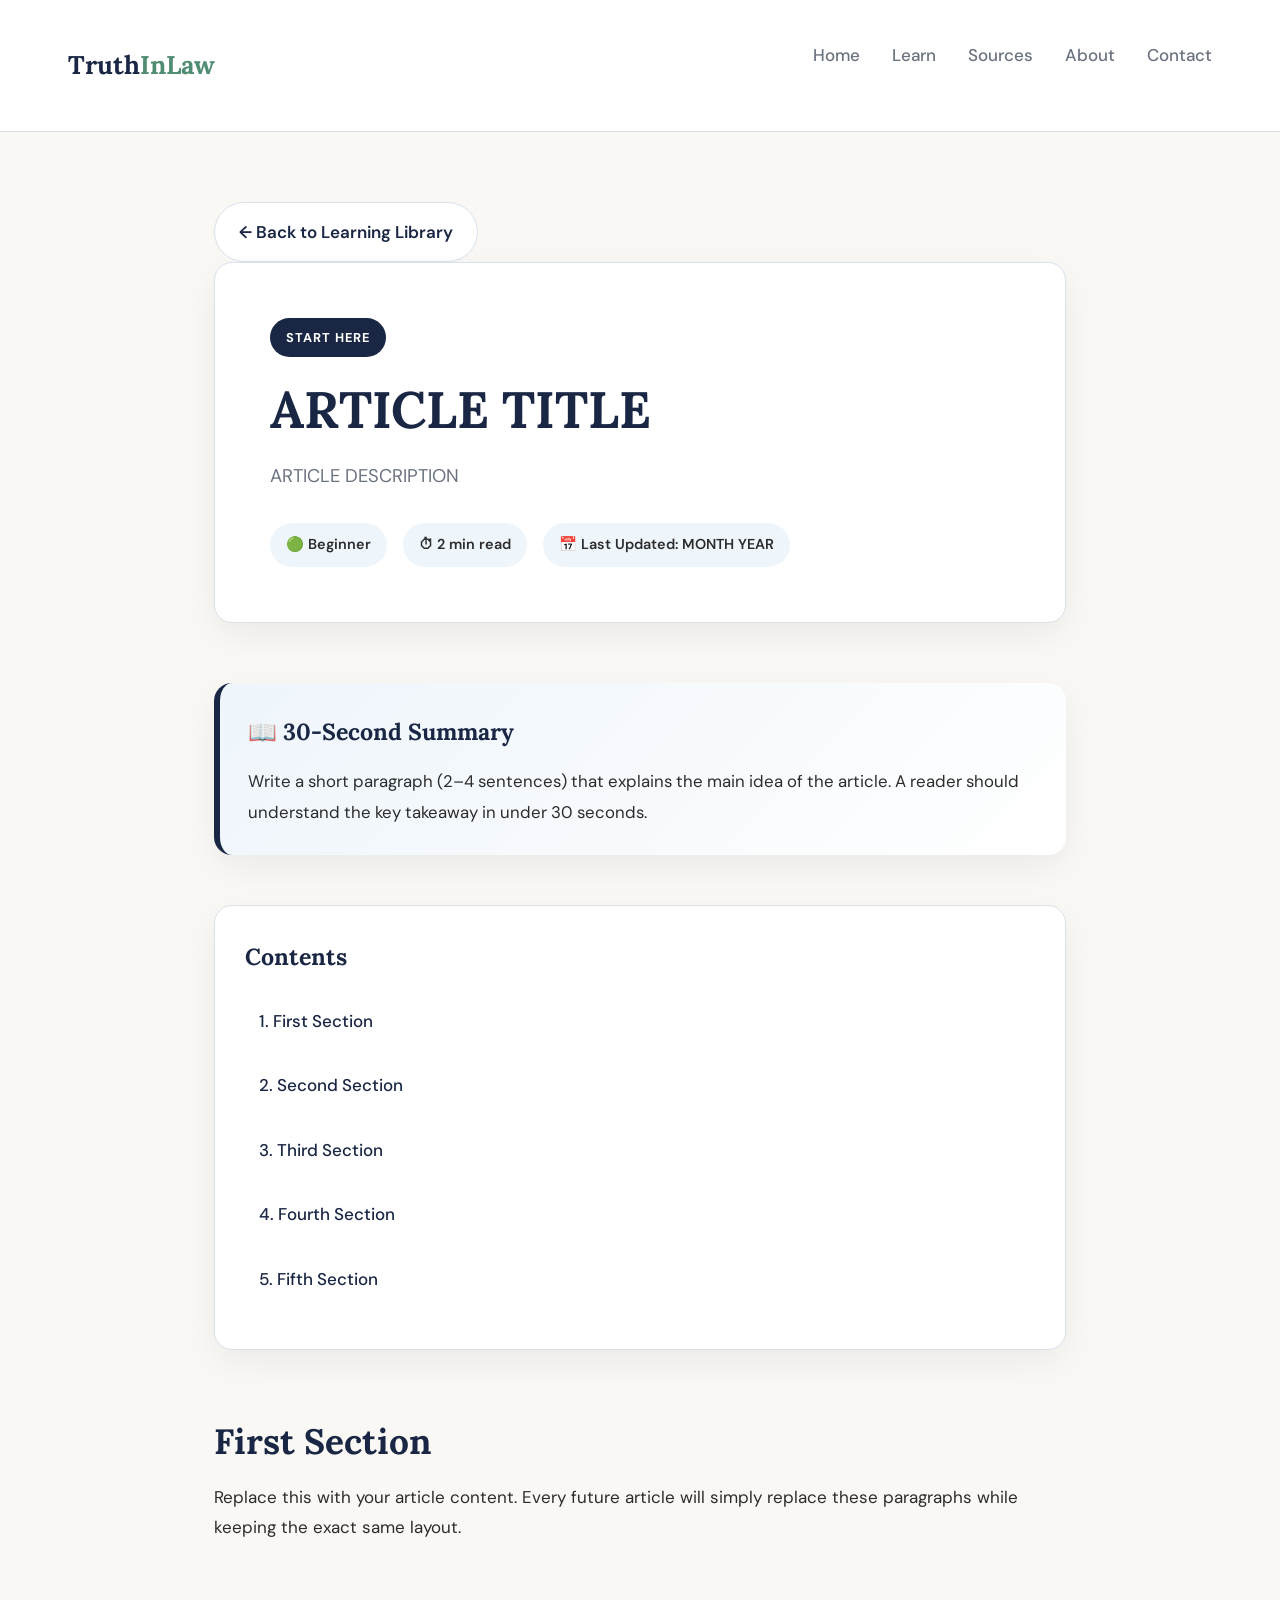
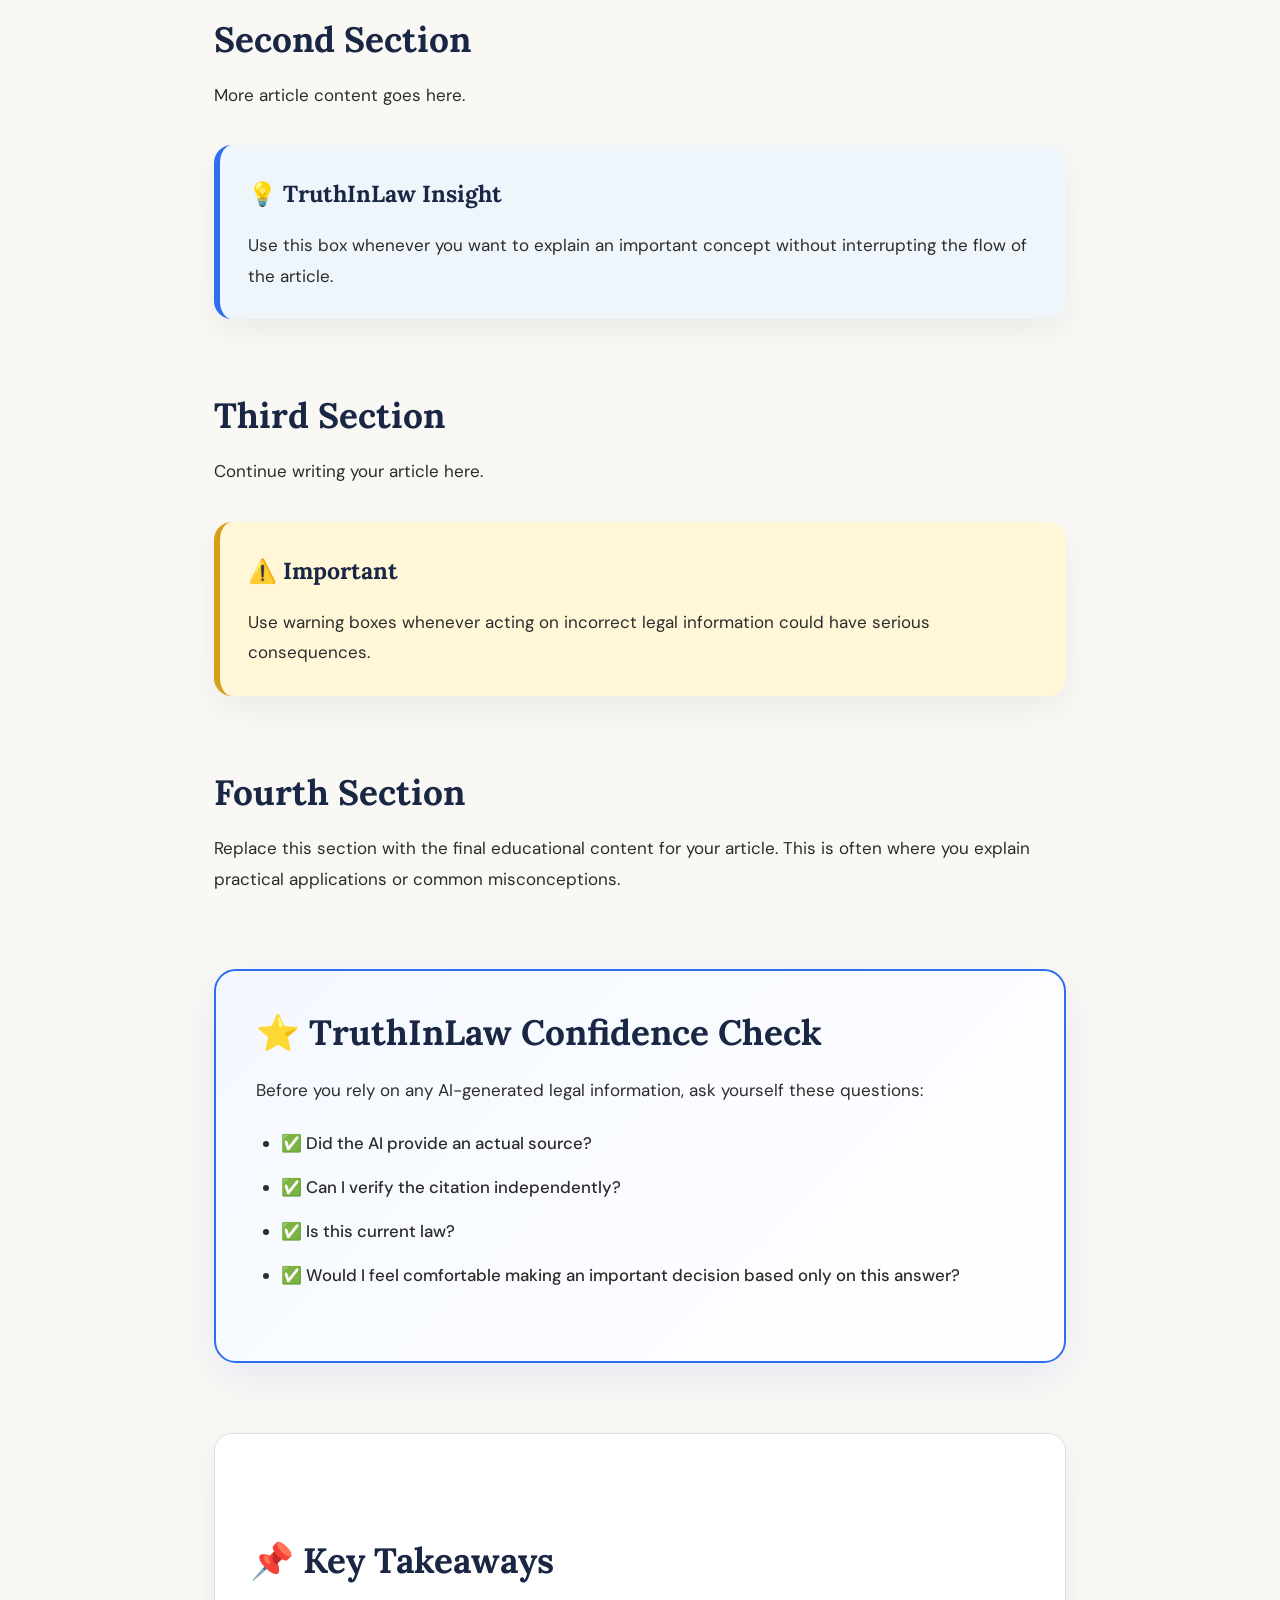
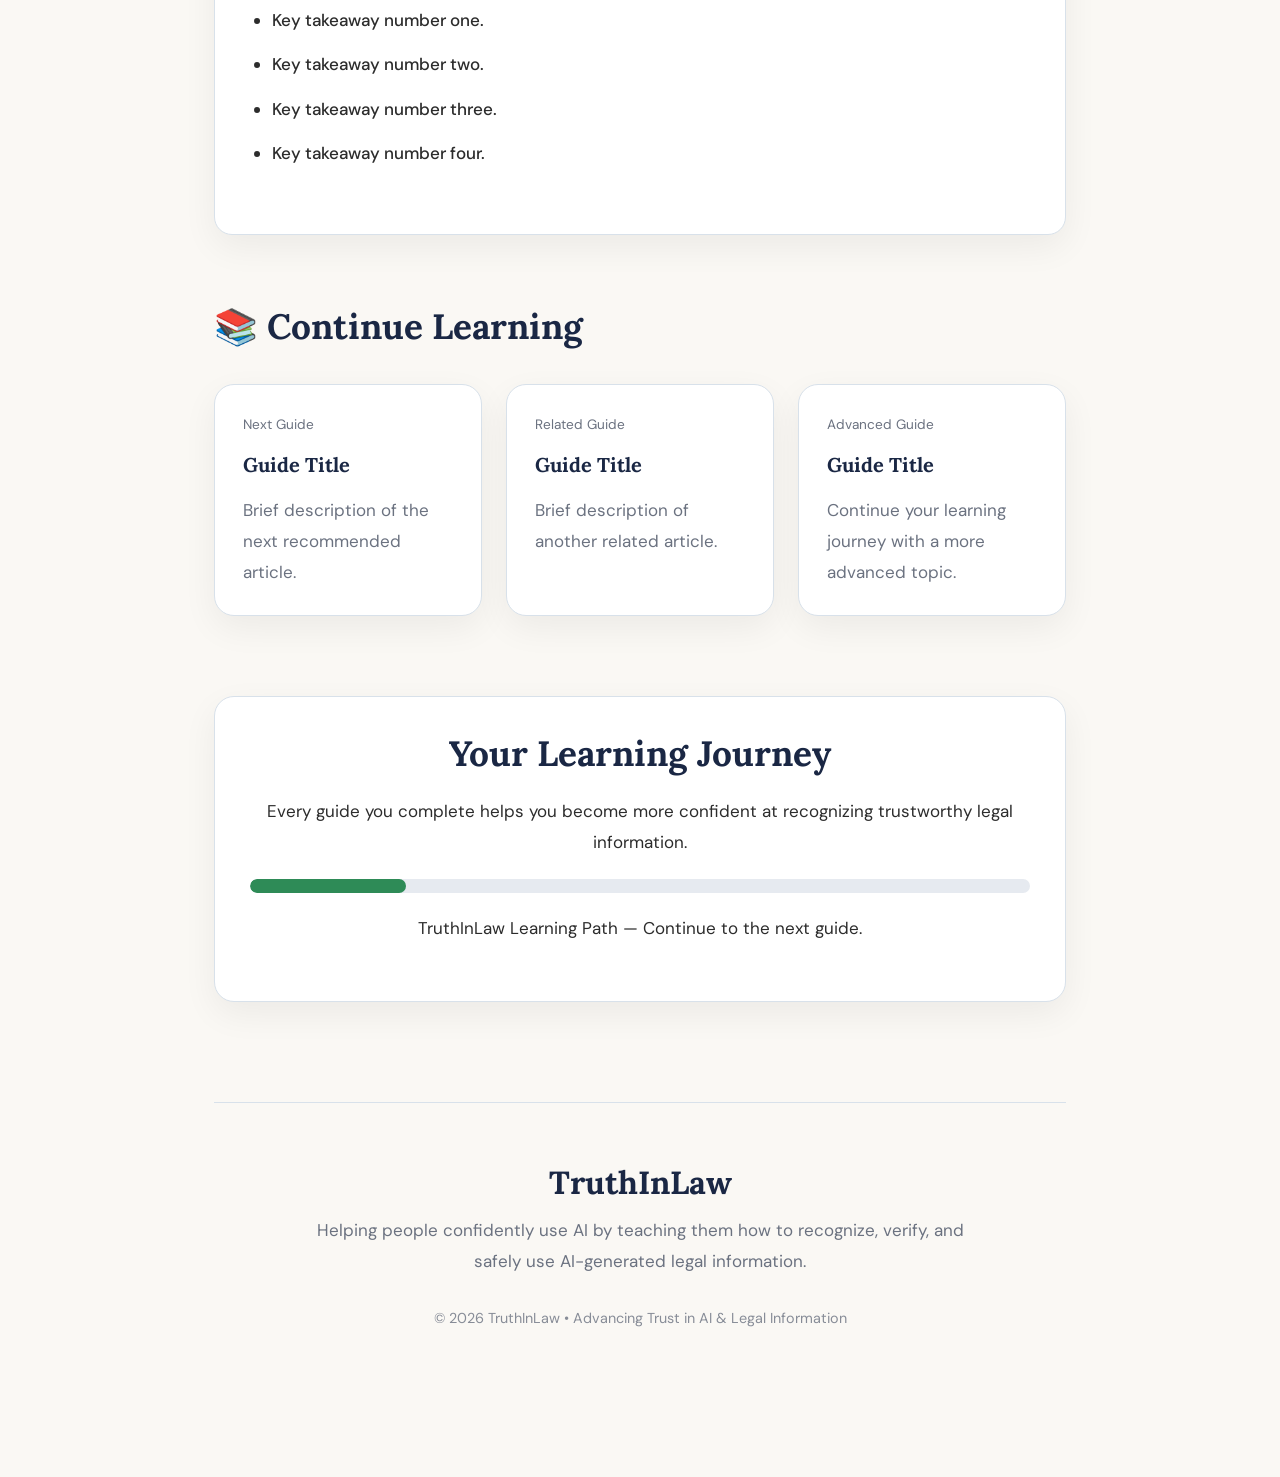
<file: master-article.html>
<!DOCTYPE html>
<html lang="en">

<head>

<meta charset="UTF-8">

<meta name="viewport" content="width=device-width, initial-scale=1.0">

<title>ARTICLE TITLE | TruthInLaw</title>

<meta name="description" content="ARTICLE DESCRIPTION">

<link href="https://fonts.googleapis.com/css2?family=Lora:wght@400;600;700&family=DM+Sans:wght@300;400;500;700&display=swap" rel="stylesheet">

<link rel="stylesheet" href="styles.css">

</head>

<body>

<!-- Reading Progress -->

<div id="progress-container">

<div id="progress-bar"></div>

</div>


<!-- Navigation -->

<nav>

<div class="nav-inner">

<a href="index.html" class="logo">

Truth<span>InLaw</span>

</a>

<ul class="nav-links">

<li><a href="index.html">Home</a></li>

<li><a href="learn.html">Learn</a></li>

<li><a href="sources.html">Sources</a></li>

<li><a href="about.html">About</a></li>

<li><a href="contact.html">Contact</a></li>

</ul>

</div>

</nav>


<div class="container">


<a href="learn.html" class="btn btn-secondary">

← Back to Learning Library

</a>


<!-- Hero -->

<section class="hero">

<div class="hero-badge">

START HERE

</div>

<h1>

ARTICLE TITLE

</h1>

<p>

ARTICLE DESCRIPTION

</p>


<div class="article-meta">

<div class="meta-pill">

🟢 Beginner

</div>

<div class="meta-pill">

<span id="reading-time">

⏱ 8 min read

</span>

</div>

<div class="meta-pill">

📅 Last Updated: MONTH YEAR

</div>

</div>

</section>
<!-- =======================================================
30 SECOND SUMMARY
======================================================= -->

<section class="summary">

<h3>📖 30-Second Summary</h3>

<p>

Write a short paragraph (2–4 sentences) that explains the main idea of the article.
A reader should understand the key takeaway in under 30 seconds.

</p>

</section>



<!-- =======================================================
TABLE OF CONTENTS
======================================================= -->

<section class="toc">

<h3>Contents</h3>

<ul>

<li><a href="#section1">1. First Section</a></li>

<li><a href="#section2">2. Second Section</a></li>

<li><a href="#section3">3. Third Section</a></li>

<li><a href="#section4">4. Fourth Section</a></li>

<li><a href="#section5">5. Fifth Section</a></li>

</ul>

</section>



<!-- =======================================================
ARTICLE
======================================================= -->

<article>



<section id="section1">

<h2>First Section</h2>

<p>

Replace this with your article content.

Every future article will simply replace these paragraphs while keeping the exact same layout.

</p>

</section>



<section id="section2">

<h2>Second Section</h2>

<p>

More article content goes here.

</p>



<div class="callout info">

<h3>💡 TruthInLaw Insight</h3>

<p>

Use this box whenever you want to explain an important concept without interrupting the flow of the article.

</p>

</div>

</section>



<section id="section3">

<h2>Third Section</h2>

<p>

Continue writing your article here.

</p>



<div class="callout warning">

<h3>⚠️ Important</h3>

<p>

Use warning boxes whenever acting on incorrect legal information could have serious consequences.

</p>

</div>

</section>
<!-- =======================================================
SECTION 4
======================================================= -->

<section id="section4">

<h2>Fourth Section</h2>

<p>

Replace this section with the final educational content for your article.

This is often where you explain practical applications or common misconceptions.

</p>

</section>



<!-- =======================================================
TRUTHINLAW CONFIDENCE CHECK
======================================================= -->

<section class="confidence-check">

<h2>⭐ TruthInLaw Confidence Check</h2>

<p>

Before you rely on any AI-generated legal information, ask yourself these questions:

</p>

<ul>

<li>✅ Did the AI provide an actual source?</li>

<li>✅ Can I verify the citation independently?</li>

<li>✅ Is this current law?</li>

<li>✅ Would I feel comfortable making an important decision based only on this answer?</li>

</ul>

</section>



<!-- =======================================================
KEY TAKEAWAYS
======================================================= -->

<section class="takeaways">

<h2>📌 Key Takeaways</h2>

<ul>

<li>Key takeaway number one.</li>

<li>Key takeaway number two.</li>

<li>Key takeaway number three.</li>

<li>Key takeaway number four.</li>

</ul>

</section>



<!-- =======================================================
CONTINUE LEARNING
======================================================= -->

<section>

<h2>📚 Continue Learning</h2>

<div class="learning-grid">

<div class="learning-card">

<small>Next Guide</small>

<h3>Guide Title</h3>

<p>

Brief description of the next recommended article.

</p>

</div>



<div class="learning-card">

<small>Related Guide</small>

<h3>Guide Title</h3>

<p>

Brief description of another related article.

</p>

</div>



<div class="learning-card">

<small>Advanced Guide</small>

<h3>Guide Title</h3>

<p>

Continue your learning journey with a more advanced topic.

</p>

</div>

</div>

</section>



<!-- =======================================================
LEARNING PROGRESS
======================================================= -->

<section class="progress-section">

<h2>Your Learning Journey</h2>

<p>

Every guide you complete helps you become more confident at recognizing trustworthy legal information.

</p>

<div class="progress-track">

<div class="progress-fill"></div>

</div>

<p>

TruthInLaw Learning Path — Continue to the next guide.

</p>

</section>
<!-- =======================================================
FOOTER
======================================================= -->

<footer>

<h2>TruthInLaw</h2>

<p>

Helping people confidently use AI by teaching them how to recognize,
verify, and safely use AI-generated legal information.

</p>

<p class="copyright">

© 2026 TruthInLaw • Advancing Trust in AI & Legal Information

</p>

</footer>



</article>



<!-- =======================================================
JAVASCRIPT
======================================================= -->

<script src="article.js"></script>

</body>

</html>
</file>
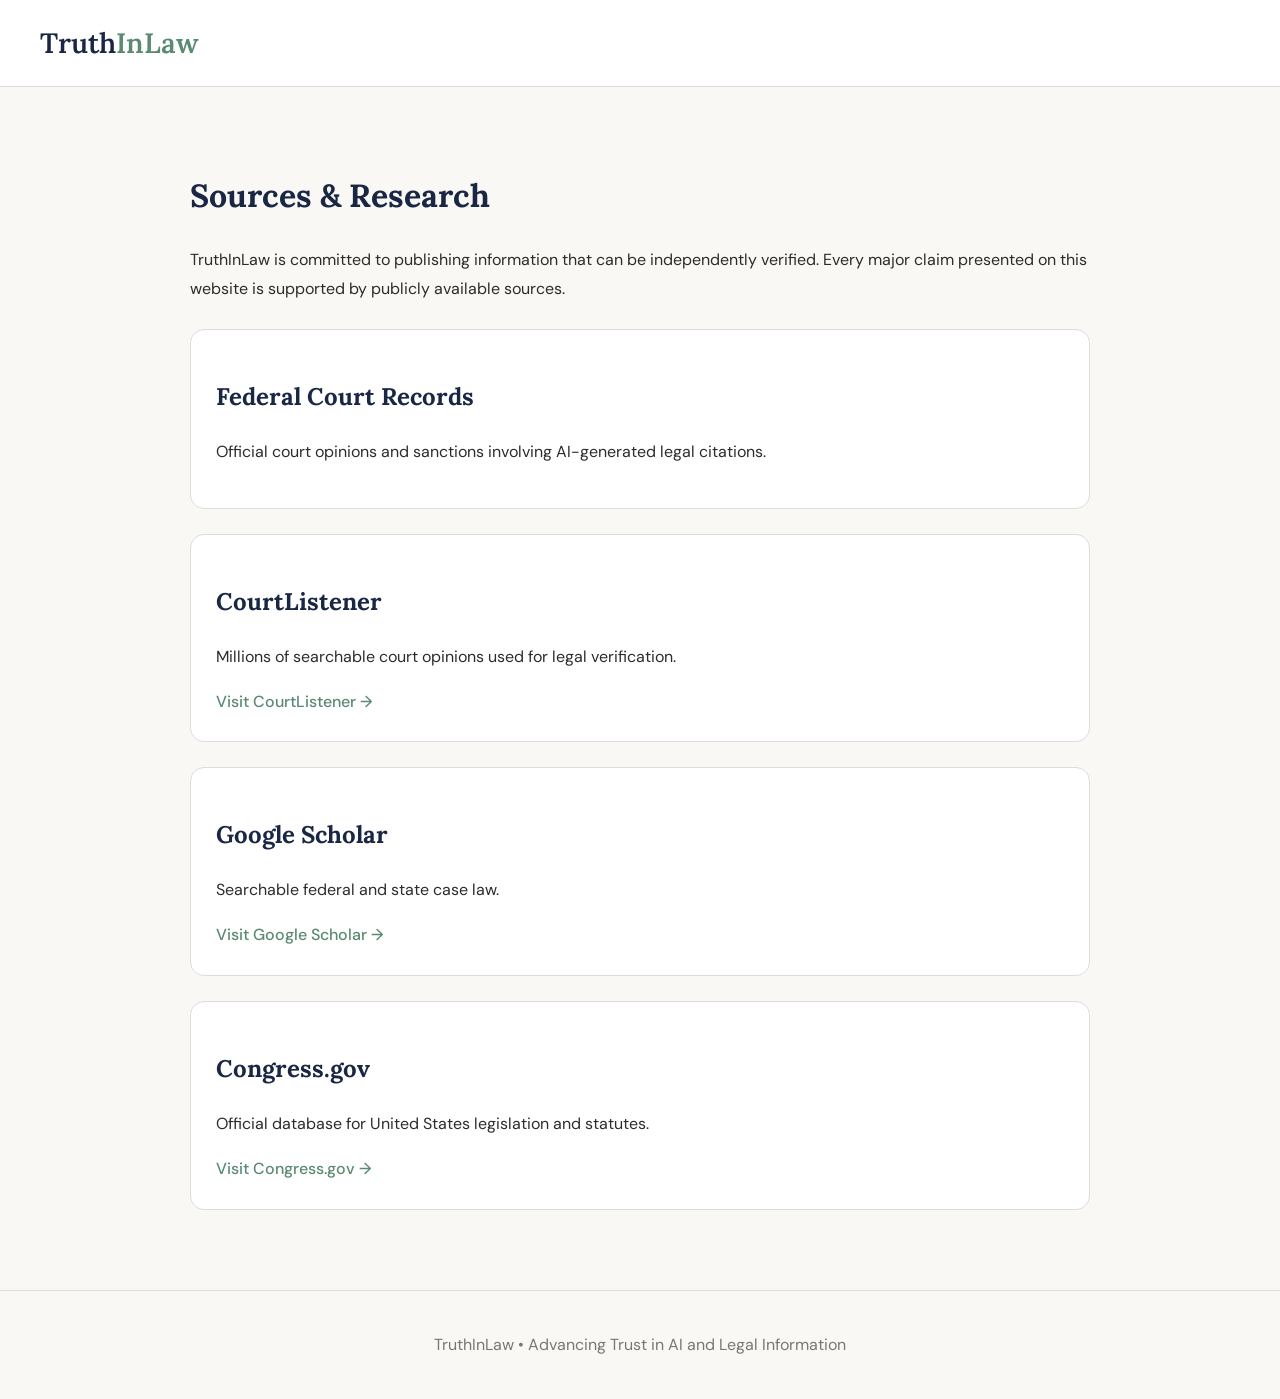
<file: sources.html>
<!DOCTYPE html>
<html lang="en">
<head>
<meta charset="UTF-8">
<meta name="viewport" content="width=device-width, initial-scale=1.0">
<title>Sources & Research | TruthInLaw</title>

<link href="https://fonts.googleapis.com/css2?family=Lora:wght@400;600&family=DM+Sans:wght@300;400;500&display=swap" rel="stylesheet">

<style>

body{
font-family:'DM Sans',sans-serif;
background:#faf8f4;
margin:0;
color:#2c2c2c;
line-height:1.8;
}

nav{
padding:18px 40px;
background:white;
border-bottom:1px solid #ddd;
}

.logo{
font-family:'Lora',serif;
font-size:28px;
font-weight:600;
color:#1a2744;
text-decoration:none;
}

.logo span{
color:#5a8a72;
}

.container{
max-width:900px;
margin:80px auto;
padding:0 30px;
}

h1,h2{
font-family:'Lora',serif;
color:#1a2744;
}

.source{
background:white;
padding:25px;
margin:25px 0;
border-radius:14px;
border:1px solid #ddd;
}

.source a{
color:#5a8a72;
text-decoration:none;
font-weight:500;
}

footer{
margin-top:80px;
padding:40px;
text-align:center;
border-top:1px solid #ddd;
color:#777;
}

</style>
</head>

<body>

<nav>
<a class="logo" href="index.html">Truth<span>InLaw</span></a>
</nav>

<div class="container">

<h1>Sources & Research</h1>

<p>
TruthInLaw is committed to publishing information that can be independently verified. Every major claim presented on this website is supported by publicly available sources.
</p>

<div class="source">
<h2>Federal Court Records</h2>
<p>
Official court opinions and sanctions involving AI-generated legal citations.
</p>
</div>

<div class="source">
<h2>CourtListener</h2>
<p>
Millions of searchable court opinions used for legal verification.</p>

<a href="https://www.courtlistener.com" target="_blank">
Visit CourtListener →
</a>

</div>

<div class="source">

<h2>Google Scholar</h2>

<p>
Searchable federal and state case law.</p>

<a href="https://scholar.google.com" target="_blank">

Visit Google Scholar →

</a>

</div>

<div class="source">

<h2>Congress.gov</h2>

<p>
Official database for United States legislation and statutes.</p>

<a href="https://www.congress.gov" target="_blank">

Visit Congress.gov →

</a>

</div>

</div>

<footer>

TruthInLaw • Advancing Trust in AI and Legal Information

</footer>

</body>
</html>
</file>
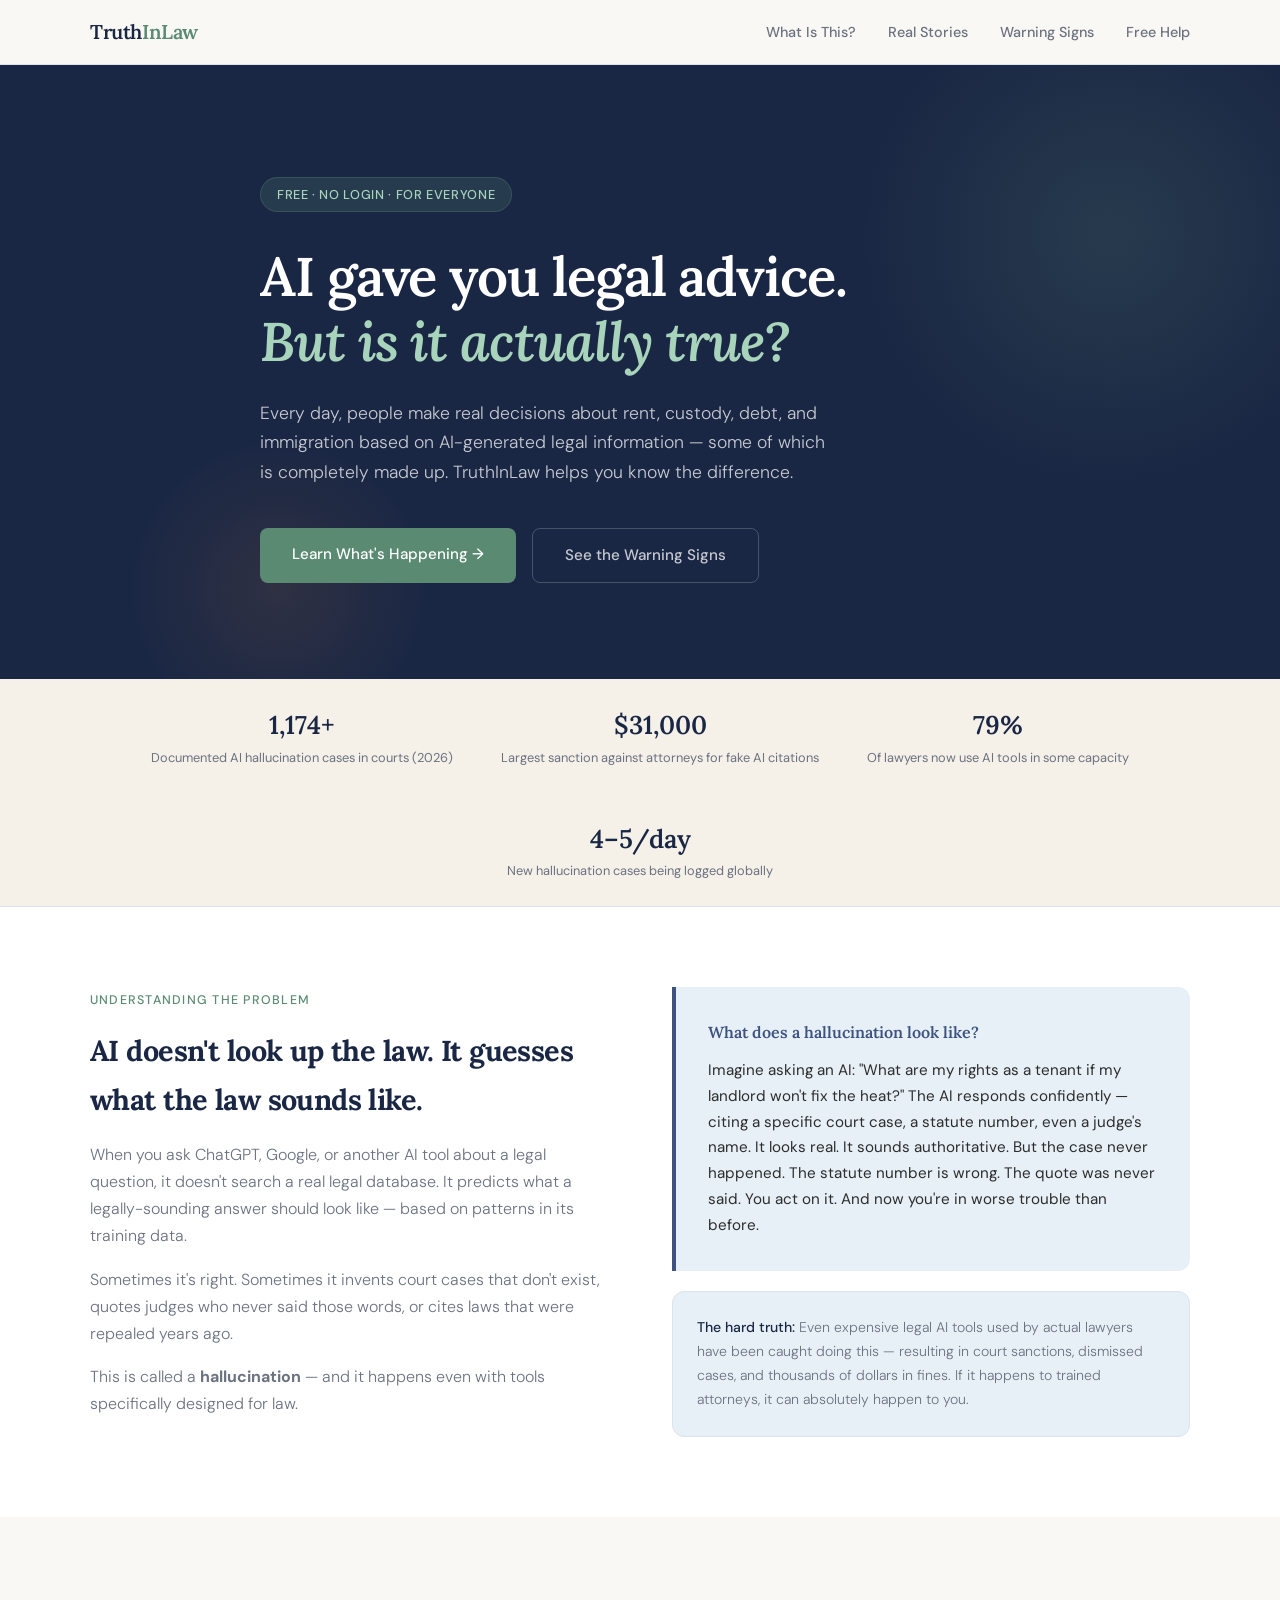
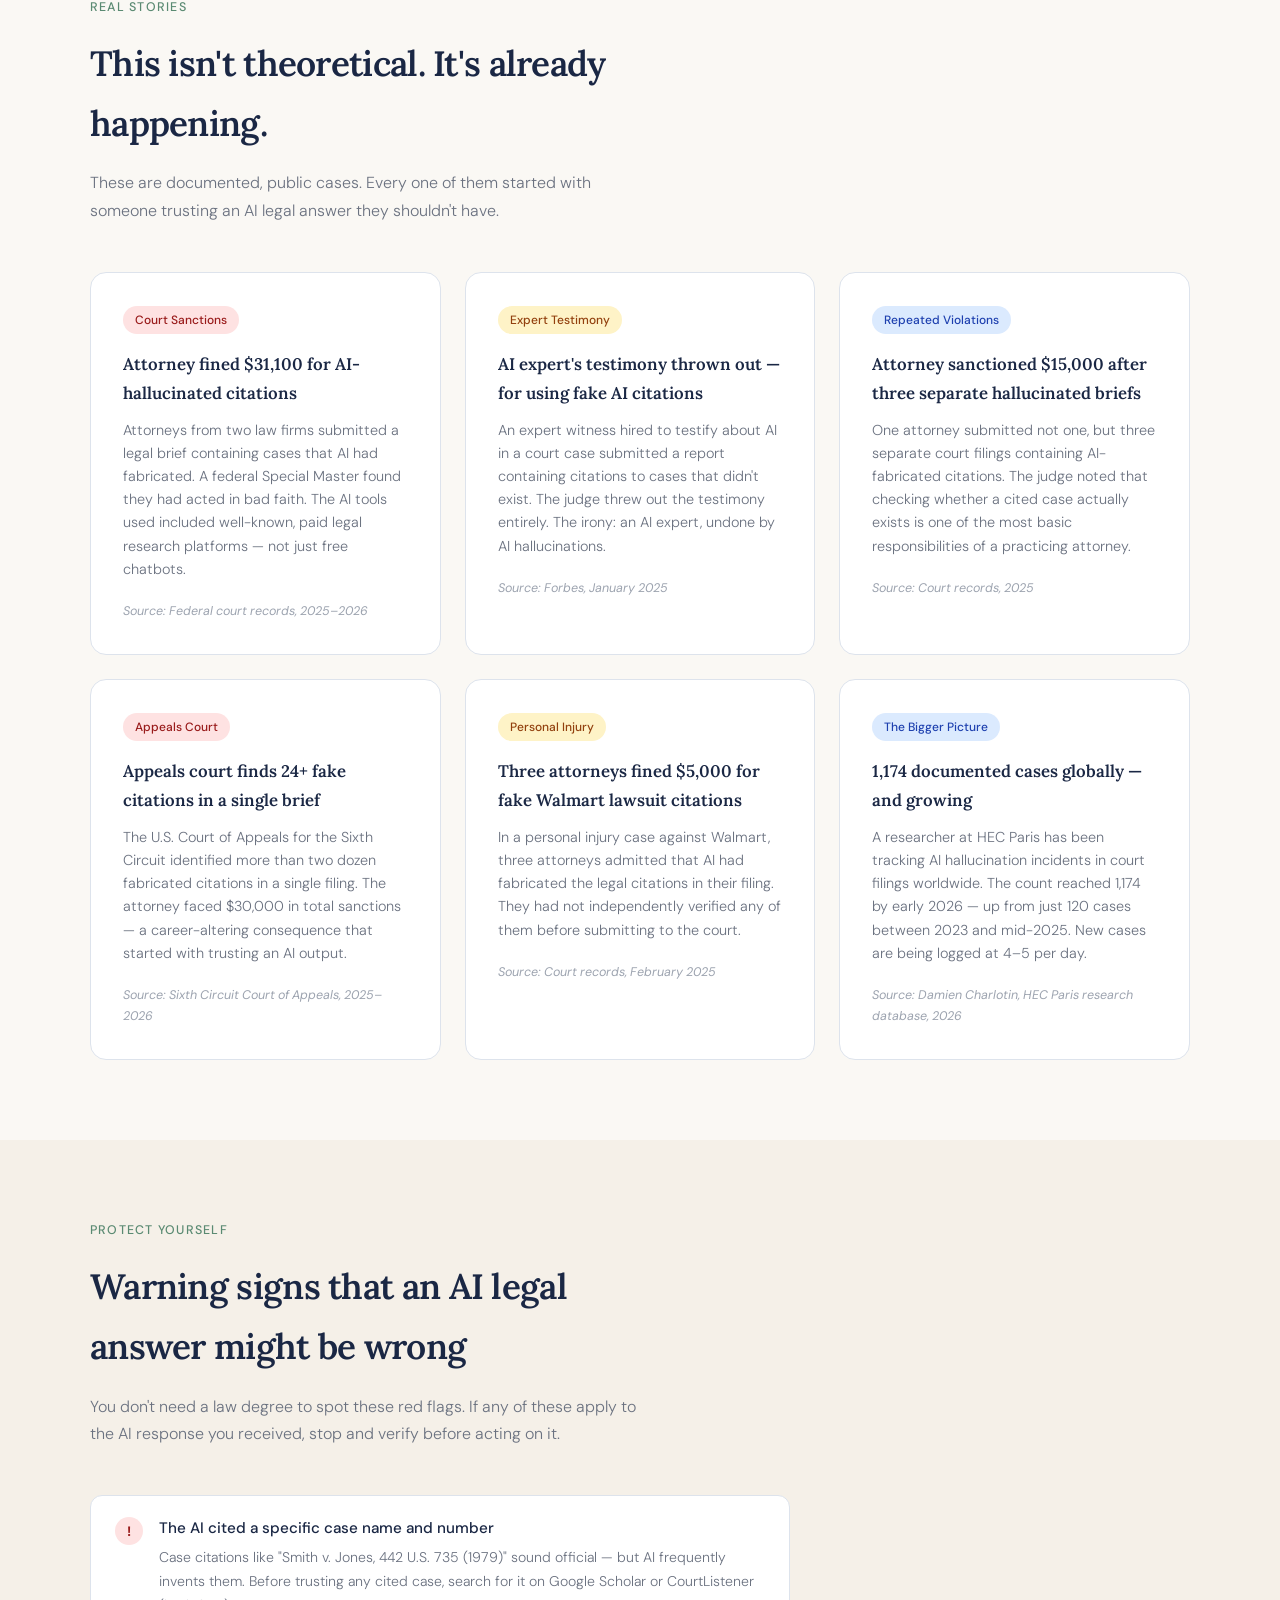
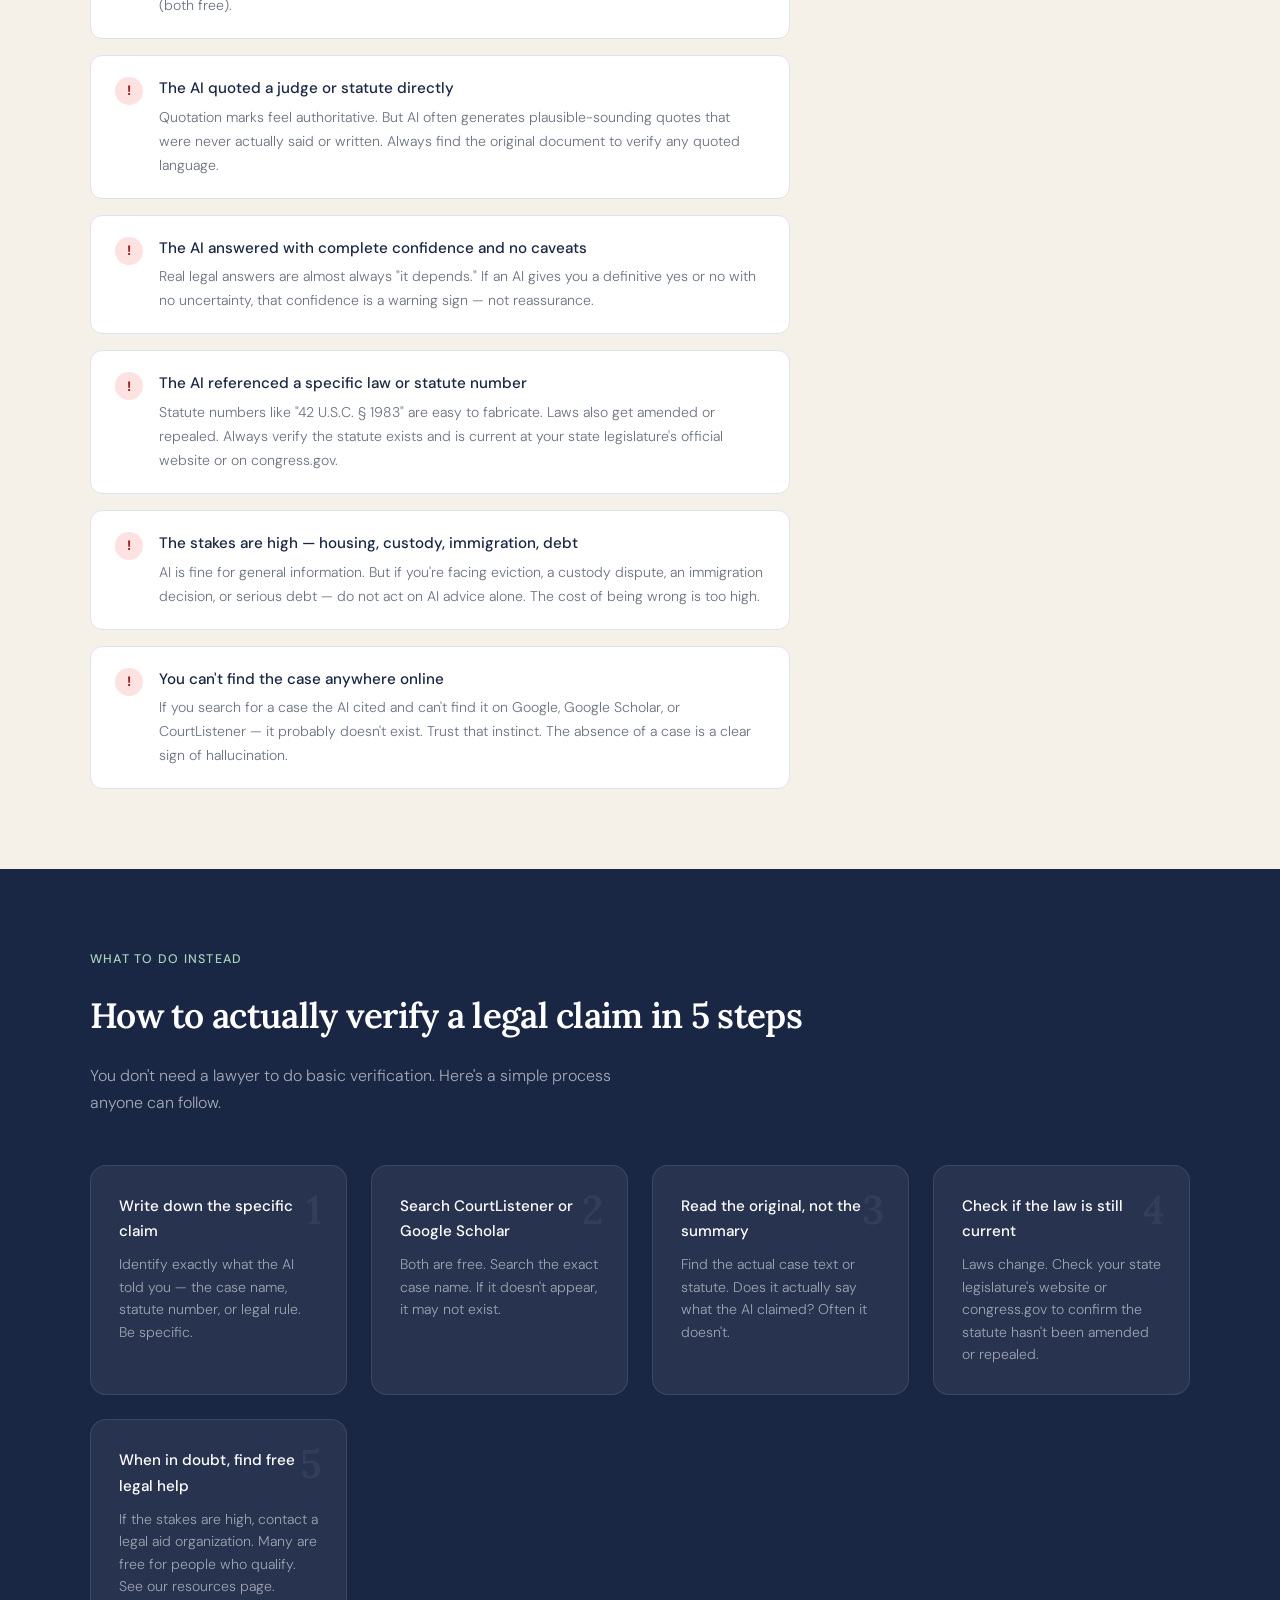
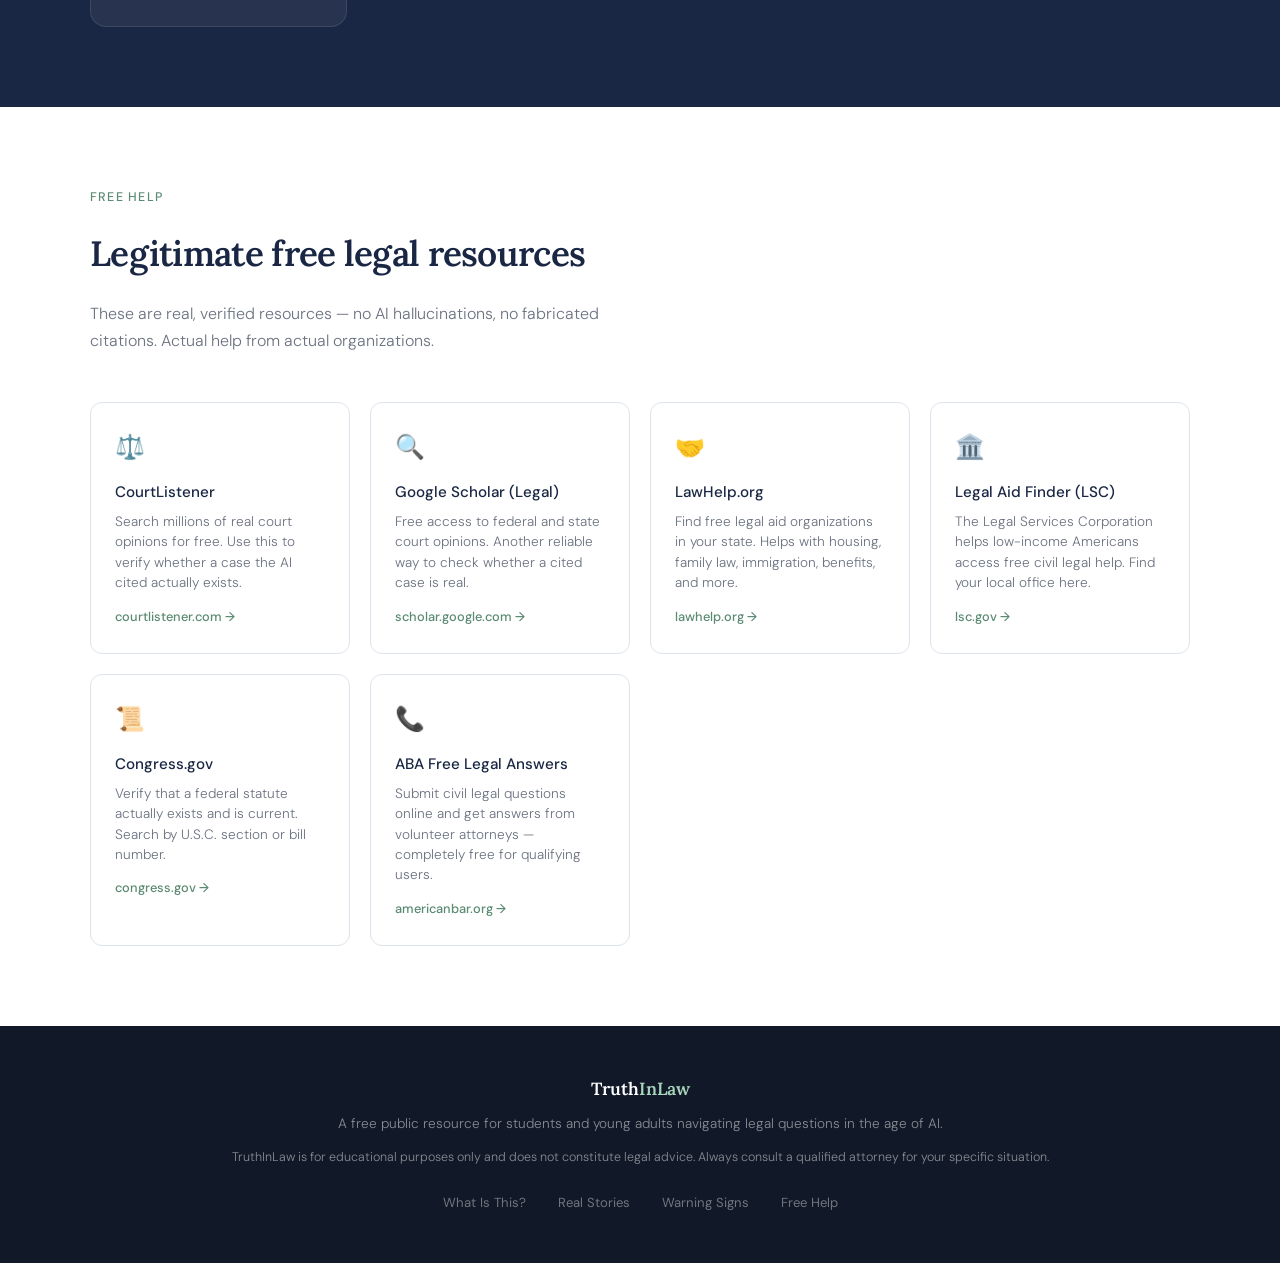
<file: truthinlaw.html>
<!DOCTYPE html>
<html lang="en">
<head>
<meta charset="UTF-8">
<meta name="viewport" content="width=device-width, initial-scale=1.0">
<title>TruthInLaw — Know Before You Trust</title>
<link href="https://fonts.googleapis.com/css2?family=Lora:ital,wght@0,400;0,600;1,400&family=DM+Sans:wght@300;400;500&display=swap" rel="stylesheet">
<style>
  :root {
    --navy: #1a2744;
    --slate: #3d5280;
    --sky: #e8f0f7;
    --cream: #faf8f4;
    --warm: #f5f0e8;
    --sage: #5a8a72;
    --amber: #c8773a;
    --text: #2c2c2c;
    --muted: #6b7280;
    --border: #dde3ec;
  }

  * { margin: 0; padding: 0; box-sizing: border-box; }

  html { scroll-behavior: smooth; }

  body {
    font-family: 'DM Sans', sans-serif;
    background: var(--cream);
    color: var(--text);
    font-size: 16px;
    line-height: 1.7;
  }

  /* NAV */
  nav {
    position: sticky;
    top: 0;
    background: rgba(250, 248, 244, 0.95);
    backdrop-filter: blur(12px);
    border-bottom: 1px solid var(--border);
    z-index: 100;
    padding: 0 2rem;
  }

  .nav-inner {
    max-width: 1100px;
    margin: 0 auto;
    display: flex;
    align-items: center;
    justify-content: space-between;
    height: 64px;
  }

  .logo {
    font-family: 'Lora', serif;
    font-size: 1.25rem;
    font-weight: 600;
    color: var(--navy);
    text-decoration: none;
    letter-spacing: -0.02em;
  }

  .logo span { color: var(--sage); }

  .nav-links {
    display: flex;
    gap: 2rem;
    list-style: none;
  }

  .nav-links a {
    color: var(--muted);
    text-decoration: none;
    font-size: 0.9rem;
    font-weight: 500;
    transition: color 0.2s;
  }

  .nav-links a:hover { color: var(--navy); }

  /* HERO */
  .hero {
    background: var(--navy);
    color: white;
    padding: 7rem 2rem 6rem;
    position: relative;
    overflow: hidden;
  }

  .hero::before {
    content: '';
    position: absolute;
    top: -80px;
    right: -80px;
    width: 500px;
    height: 500px;
    background: radial-gradient(circle, rgba(90,138,114,0.2) 0%, transparent 70%);
    pointer-events: none;
  }

  .hero::after {
    content: '';
    position: absolute;
    bottom: -60px;
    left: 10%;
    width: 300px;
    height: 300px;
    background: radial-gradient(circle, rgba(200,119,58,0.12) 0%, transparent 70%);
    pointer-events: none;
  }

  .hero-inner {
    max-width: 760px;
    margin: 0 auto;
    position: relative;
    z-index: 1;
  }

  .hero-badge {
    display: inline-block;
    background: rgba(90,138,114,0.2);
    color: #a8d4bc;
    border: 1px solid rgba(90,138,114,0.3);
    border-radius: 100px;
    padding: 0.35rem 1rem;
    font-size: 0.8rem;
    font-weight: 500;
    letter-spacing: 0.05em;
    text-transform: uppercase;
    margin-bottom: 2rem;
  }

  .hero h1 {
    font-family: 'Lora', serif;
    font-size: clamp(2.2rem, 5vw, 3.4rem);
    line-height: 1.2;
    font-weight: 600;
    margin-bottom: 1.5rem;
    letter-spacing: -0.02em;
  }

  .hero h1 em {
    font-style: italic;
    color: #a8d4bc;
  }

  .hero p {
    font-size: 1.1rem;
    color: rgba(255,255,255,0.75);
    max-width: 580px;
    margin-bottom: 2.5rem;
    font-weight: 300;
  }

  .hero-cta {
    display: flex;
    gap: 1rem;
    flex-wrap: wrap;
  }

  .btn-primary {
    background: var(--sage);
    color: white;
    padding: 0.85rem 2rem;
    border-radius: 8px;
    text-decoration: none;
    font-weight: 500;
    font-size: 0.95rem;
    transition: background 0.2s, transform 0.15s;
  }

  .btn-primary:hover { background: #4a7a62; transform: translateY(-1px); }

  .btn-ghost {
    background: transparent;
    color: rgba(255,255,255,0.75);
    padding: 0.85rem 2rem;
    border-radius: 8px;
    text-decoration: none;
    font-weight: 500;
    font-size: 0.95rem;
    border: 1px solid rgba(255,255,255,0.2);
    transition: border-color 0.2s, color 0.2s;
  }

  .btn-ghost:hover { border-color: rgba(255,255,255,0.5); color: white; }

  /* STAT BAR */
  .stat-bar {
    background: var(--warm);
    border-bottom: 1px solid var(--border);
    padding: 1.5rem 2rem;
  }

  .stat-bar-inner {
    max-width: 1100px;
    margin: 0 auto;
    display: flex;
    gap: 3rem;
    justify-content: center;
    flex-wrap: wrap;
  }

  .stat {
    text-align: center;
  }

  .stat-num {
    font-family: 'Lora', serif;
    font-size: 1.6rem;
    font-weight: 600;
    color: var(--navy);
  }

  .stat-label {
    font-size: 0.8rem;
    color: var(--muted);
    font-weight: 400;
  }

  /* SECTIONS */
  section {
    padding: 5rem 2rem;
  }

  .section-inner {
    max-width: 1100px;
    margin: 0 auto;
  }

  .section-label {
    font-size: 0.78rem;
    font-weight: 500;
    letter-spacing: 0.1em;
    text-transform: uppercase;
    color: var(--sage);
    margin-bottom: 1rem;
  }

  .section-title {
    font-family: 'Lora', serif;
    font-size: clamp(1.6rem, 3vw, 2.2rem);
    color: var(--navy);
    font-weight: 600;
    letter-spacing: -0.02em;
    margin-bottom: 1rem;
    max-width: 600px;
  }

  .section-subtitle {
    color: var(--muted);
    font-size: 1rem;
    max-width: 560px;
    margin-bottom: 3rem;
    font-weight: 300;
  }

  /* WHAT IS AI HALLUCINATION */
  .explainer {
    background: white;
  }

  .explainer-grid {
    display: grid;
    grid-template-columns: 1fr 1fr;
    gap: 4rem;
    align-items: center;
  }

  @media (max-width: 720px) {
    .explainer-grid { grid-template-columns: 1fr; gap: 2rem; }
  }

  .callout-box {
    background: var(--sky);
    border-left: 4px solid var(--slate);
    border-radius: 0 12px 12px 0;
    padding: 2rem;
  }

  .callout-box h3 {
    font-family: 'Lora', serif;
    font-size: 1rem;
    color: var(--slate);
    margin-bottom: 0.75rem;
    font-weight: 600;
  }

  .callout-box p {
    font-size: 0.95rem;
    color: var(--text);
    line-height: 1.7;
  }

  .explainer-text h2 {
    font-family: 'Lora', serif;
    font-size: 1.8rem;
    color: var(--navy);
    margin-bottom: 1rem;
    letter-spacing: -0.02em;
  }

  .explainer-text p {
    color: var(--muted);
    margin-bottom: 1rem;
    font-weight: 300;
  }

  /* REAL STORIES */
  .stories { background: var(--cream); }

  .stories-grid {
    display: grid;
    grid-template-columns: repeat(auto-fit, minmax(300px, 1fr));
    gap: 1.5rem;
  }

  .story-card {
    background: white;
    border-radius: 16px;
    padding: 2rem;
    border: 1px solid var(--border);
    transition: box-shadow 0.2s, transform 0.2s;
    position: relative;
  }

  .story-card:hover {
    box-shadow: 0 8px 30px rgba(26,39,68,0.08);
    transform: translateY(-2px);
  }

  .story-tag {
    display: inline-block;
    padding: 0.25rem 0.75rem;
    border-radius: 100px;
    font-size: 0.75rem;
    font-weight: 500;
    margin-bottom: 1rem;
  }

  .tag-red { background: #fee2e2; color: #991b1b; }
  .tag-amber { background: #fef3c7; color: #92400e; }
  .tag-blue { background: #dbeafe; color: #1e40af; }

  .story-card h3 {
    font-family: 'Lora', serif;
    font-size: 1.05rem;
    color: var(--navy);
    margin-bottom: 0.75rem;
    font-weight: 600;
  }

  .story-card p {
    font-size: 0.9rem;
    color: var(--muted);
    line-height: 1.6;
    font-weight: 300;
  }

  .story-card .story-source {
    margin-top: 1.25rem;
    font-size: 0.78rem;
    color: #9ca3af;
    font-style: italic;
  }

  /* WARNING SIGNS */
  .warnings { background: var(--warm); }

  .checklist {
    display: flex;
    flex-direction: column;
    gap: 1rem;
    max-width: 700px;
  }

  .check-item {
    background: white;
    border-radius: 12px;
    padding: 1.25rem 1.5rem;
    display: flex;
    gap: 1rem;
    align-items: flex-start;
    border: 1px solid var(--border);
  }

  .check-icon {
    width: 28px;
    height: 28px;
    border-radius: 50%;
    background: #fee2e2;
    color: #991b1b;
    font-size: 0.85rem;
    display: flex;
    align-items: center;
    justify-content: center;
    flex-shrink: 0;
    margin-top: 1px;
    font-weight: 700;
  }

  .check-text h4 {
    font-weight: 500;
    color: var(--navy);
    margin-bottom: 0.25rem;
    font-size: 0.95rem;
  }

  .check-text p {
    font-size: 0.88rem;
    color: var(--muted);
    font-weight: 300;
  }

  /* FREE RESOURCES */
  .resources { background: white; }

  .resources-grid {
    display: grid;
    grid-template-columns: repeat(auto-fit, minmax(250px, 1fr));
    gap: 1.25rem;
  }

  .resource-card {
    border: 1px solid var(--border);
    border-radius: 12px;
    padding: 1.5rem;
    text-decoration: none;
    color: inherit;
    transition: border-color 0.2s, box-shadow 0.2s;
    display: block;
  }

  .resource-card:hover {
    border-color: var(--sage);
    box-shadow: 0 4px 16px rgba(90,138,114,0.12);
  }

  .resource-icon {
    font-size: 1.5rem;
    margin-bottom: 0.75rem;
  }

  .resource-card h3 {
    font-weight: 500;
    color: var(--navy);
    margin-bottom: 0.4rem;
    font-size: 0.95rem;
  }

  .resource-card p {
    font-size: 0.85rem;
    color: var(--muted);
    font-weight: 300;
    line-height: 1.5;
  }

  .resource-link {
    display: inline-block;
    margin-top: 0.75rem;
    font-size: 0.8rem;
    color: var(--sage);
    font-weight: 500;
  }

  /* QUICK GUIDE */
  .guide { background: var(--navy); color: white; }

  .guide .section-label { color: #a8d4bc; }
  .guide .section-title { color: white; }
  .guide .section-subtitle { color: rgba(255,255,255,0.6); }

  .steps {
    display: grid;
    grid-template-columns: repeat(auto-fit, minmax(220px, 1fr));
    gap: 1.5rem;
    counter-reset: steps;
  }

  .step {
    background: rgba(255,255,255,0.06);
    border: 1px solid rgba(255,255,255,0.1);
    border-radius: 16px;
    padding: 1.75rem;
    counter-increment: steps;
    position: relative;
  }

  .step::before {
    content: counter(steps);
    position: absolute;
    top: 1.5rem;
    right: 1.5rem;
    font-family: 'Lora', serif;
    font-size: 2.5rem;
    color: rgba(255,255,255,0.06);
    font-weight: 600;
    line-height: 1;
  }

  .step h3 {
    font-weight: 500;
    color: white;
    margin-bottom: 0.5rem;
    font-size: 0.95rem;
  }

  .step p {
    font-size: 0.88rem;
    color: rgba(255,255,255,0.55);
    font-weight: 300;
    line-height: 1.6;
  }

  /* FOOTER */
  footer {
    background: #111827;
    color: rgba(255,255,255,0.5);
    padding: 3rem 2rem;
    text-align: center;
    font-size: 0.85rem;
  }

  footer .footer-logo {
    font-family: 'Lora', serif;
    font-size: 1.1rem;
    color: white;
    margin-bottom: 0.5rem;
    font-weight: 600;
  }

  footer .footer-logo span { color: #a8d4bc; }

  footer p { margin-top: 0.5rem; font-weight: 300; }

  footer .footer-links {
    margin-top: 1.5rem;
    display: flex;
    gap: 2rem;
    justify-content: center;
    flex-wrap: wrap;
  }

  footer .footer-links a {
    color: rgba(255,255,255,0.4);
    text-decoration: none;
    transition: color 0.2s;
    font-size: 0.82rem;
  }

  footer .footer-links a:hover { color: white; }

  /* ANIMATIONS */
  @keyframes fadeUp {
    from { opacity: 0; transform: translateY(24px); }
    to { opacity: 1; transform: translateY(0); }
  }

  .hero-inner > * {
    animation: fadeUp 0.6s ease both;
  }

  .hero-inner > *:nth-child(1) { animation-delay: 0.1s; }
  .hero-inner > *:nth-child(2) { animation-delay: 0.2s; }
  .hero-inner > *:nth-child(3) { animation-delay: 0.3s; }
  .hero-inner > *:nth-child(4) { animation-delay: 0.4s; }

  /* MOBILE */
  @media (max-width: 600px) {
    nav .nav-links { display: none; }
    .stat-bar-inner { gap: 1.5rem; }
  }
</style>
</head>
<body>

<!-- NAV -->
<nav>
  <div class="nav-inner">
    <a href="#" class="logo">Truth<span>InLaw</span></a>
    <ul class="nav-links">
      <li><a href="#what-is-it">What Is This?</a></li>
      <li><a href="#real-stories">Real Stories</a></li>
      <li><a href="#warning-signs">Warning Signs</a></li>
      <li><a href="#resources">Free Help</a></li>
    </ul>
  </div>
</nav>

<!-- HERO -->
<section class="hero">
  <div class="hero-inner">
    <div class="hero-badge">Free · No Login · For Everyone</div>
    <h1>AI gave you legal advice.<br><em>But is it actually true?</em></h1>
    <p>Every day, people make real decisions about rent, custody, debt, and immigration based on AI-generated legal information — some of which is completely made up. TruthInLaw helps you know the difference.</p>
    <div class="hero-cta">
      <a href="#what-is-it" class="btn-primary">Learn What's Happening →</a>
      <a href="#warning-signs" class="btn-ghost">See the Warning Signs</a>
    </div>
  </div>
</section>

<!-- STAT BAR -->
<div class="stat-bar">
  <div class="stat-bar-inner">
    <div class="stat">
      <div class="stat-num">1,174+</div>
      <div class="stat-label">Documented AI hallucination cases in courts (2026)</div>
    </div>
    <div class="stat">
      <div class="stat-num">$31,000</div>
      <div class="stat-label">Largest sanction against attorneys for fake AI citations</div>
    </div>
    <div class="stat">
      <div class="stat-num">79%</div>
      <div class="stat-label">Of lawyers now use AI tools in some capacity</div>
    </div>
    <div class="stat">
      <div class="stat-num">4–5/day</div>
      <div class="stat-label">New hallucination cases being logged globally</div>
    </div>
  </div>
</div>

<!-- WHAT IS IT -->
<section class="explainer white" id="what-is-it">
  <div class="section-inner">
    <div class="explainer-grid">
      <div class="explainer-text">
        <div class="section-label">Understanding the Problem</div>
        <h2>AI doesn't look up the law. It guesses what the law sounds like.</h2>
        <p>When you ask ChatGPT, Google, or another AI tool about a legal question, it doesn't search a real legal database. It predicts what a legally-sounding answer should look like — based on patterns in its training data.</p>
        <p>Sometimes it's right. Sometimes it invents court cases that don't exist, quotes judges who never said those words, or cites laws that were repealed years ago.</p>
        <p>This is called a <strong>hallucination</strong> — and it happens even with tools specifically designed for law.</p>
      </div>
      <div>
        <div class="callout-box">
          <h3>What does a hallucination look like?</h3>
          <p>Imagine asking an AI: "What are my rights as a tenant if my landlord won't fix the heat?" The AI responds confidently — citing a specific court case, a statute number, even a judge's name. It looks real. It sounds authoritative. But the case never happened. The statute number is wrong. The quote was never said. You act on it. And now you're in worse trouble than before.</p>
        </div>
        <div style="margin-top: 1.25rem; background: var(--sky); border-radius: 12px; padding: 1.5rem; border: 1px solid var(--border);">
          <p style="font-size: 0.88rem; color: var(--muted); font-weight: 300;"><strong style="color: var(--navy); font-weight: 500;">The hard truth:</strong> Even expensive legal AI tools used by actual lawyers have been caught doing this — resulting in court sanctions, dismissed cases, and thousands of dollars in fines. If it happens to trained attorneys, it can absolutely happen to you.</p>
        </div>
      </div>
    </div>
  </div>
</section>

<!-- REAL STORIES -->
<section class="stories" id="real-stories">
  <div class="section-inner">
    <div class="section-label">Real Stories</div>
    <h2 class="section-title">This isn't theoretical. It's already happening.</h2>
    <p class="section-subtitle">These are documented, public cases. Every one of them started with someone trusting an AI legal answer they shouldn't have.</p>

    <div class="stories-grid">
      <div class="story-card">
        <div class="story-tag tag-red">Court Sanctions</div>
        <h3>Attorney fined $31,100 for AI-hallucinated citations</h3>
        <p>Attorneys from two law firms submitted a legal brief containing cases that AI had fabricated. A federal Special Master found they had acted in bad faith. The AI tools used included well-known, paid legal research platforms — not just free chatbots.</p>
        <div class="story-source">Source: Federal court records, 2025–2026</div>
      </div>

      <div class="story-card">
        <div class="story-tag tag-amber">Expert Testimony</div>
        <h3>AI expert's testimony thrown out — for using fake AI citations</h3>
        <p>An expert witness hired to testify about AI in a court case submitted a report containing citations to cases that didn't exist. The judge threw out the testimony entirely. The irony: an AI expert, undone by AI hallucinations.</p>
        <div class="story-source">Source: Forbes, January 2025</div>
      </div>

      <div class="story-card">
        <div class="story-tag tag-blue">Repeated Violations</div>
        <h3>Attorney sanctioned $15,000 after three separate hallucinated briefs</h3>
        <p>One attorney submitted not one, but three separate court filings containing AI-fabricated citations. The judge noted that checking whether a cited case actually exists is one of the most basic responsibilities of a practicing attorney.</p>
        <div class="story-source">Source: Court records, 2025</div>
      </div>

      <div class="story-card">
        <div class="story-tag tag-red">Appeals Court</div>
        <h3>Appeals court finds 24+ fake citations in a single brief</h3>
        <p>The U.S. Court of Appeals for the Sixth Circuit identified more than two dozen fabricated citations in a single filing. The attorney faced $30,000 in total sanctions — a career-altering consequence that started with trusting an AI output.</p>
        <div class="story-source">Source: Sixth Circuit Court of Appeals, 2025–2026</div>
      </div>

      <div class="story-card">
        <div class="story-tag tag-amber">Personal Injury</div>
        <h3>Three attorneys fined $5,000 for fake Walmart lawsuit citations</h3>
        <p>In a personal injury case against Walmart, three attorneys admitted that AI had fabricated the legal citations in their filing. They had not independently verified any of them before submitting to the court.</p>
        <div class="story-source">Source: Court records, February 2025</div>
      </div>

      <div class="story-card">
        <div class="story-tag tag-blue">The Bigger Picture</div>
        <h3>1,174 documented cases globally — and growing</h3>
        <p>A researcher at HEC Paris has been tracking AI hallucination incidents in court filings worldwide. The count reached 1,174 by early 2026 — up from just 120 cases between 2023 and mid-2025. New cases are being logged at 4–5 per day.</p>
        <div class="story-source">Source: Damien Charlotin, HEC Paris research database, 2026</div>
      </div>
    </div>
  </div>
</section>

<!-- WARNING SIGNS -->
<section class="warnings" id="warning-signs">
  <div class="section-inner">
    <div class="section-label">Protect Yourself</div>
    <h2 class="section-title">Warning signs that an AI legal answer might be wrong</h2>
    <p class="section-subtitle">You don't need a law degree to spot these red flags. If any of these apply to the AI response you received, stop and verify before acting on it.</p>

    <div class="checklist">
      <div class="check-item">
        <div class="check-icon">!</div>
        <div class="check-text">
          <h4>The AI cited a specific case name and number</h4>
          <p>Case citations like "Smith v. Jones, 442 U.S. 735 (1979)" sound official — but AI frequently invents them. Before trusting any cited case, search for it on Google Scholar or CourtListener (both free).</p>
        </div>
      </div>

      <div class="check-item">
        <div class="check-icon">!</div>
        <div class="check-text">
          <h4>The AI quoted a judge or statute directly</h4>
          <p>Quotation marks feel authoritative. But AI often generates plausible-sounding quotes that were never actually said or written. Always find the original document to verify any quoted language.</p>
        </div>
      </div>

      <div class="check-item">
        <div class="check-icon">!</div>
        <div class="check-text">
          <h4>The AI answered with complete confidence and no caveats</h4>
          <p>Real legal answers are almost always "it depends." If an AI gives you a definitive yes or no with no uncertainty, that confidence is a warning sign — not reassurance.</p>
        </div>
      </div>

      <div class="check-item">
        <div class="check-icon">!</div>
        <div class="check-text">
          <h4>The AI referenced a specific law or statute number</h4>
          <p>Statute numbers like "42 U.S.C. § 1983" are easy to fabricate. Laws also get amended or repealed. Always verify the statute exists and is current at your state legislature's official website or on congress.gov.</p>
        </div>
      </div>

      <div class="check-item">
        <div class="check-icon">!</div>
        <div class="check-text">
          <h4>The stakes are high — housing, custody, immigration, debt</h4>
          <p>AI is fine for general information. But if you're facing eviction, a custody dispute, an immigration decision, or serious debt — do not act on AI advice alone. The cost of being wrong is too high.</p>
        </div>
      </div>

      <div class="check-item">
        <div class="check-icon">!</div>
        <div class="check-text">
          <h4>You can't find the case anywhere online</h4>
          <p>If you search for a case the AI cited and can't find it on Google, Google Scholar, or CourtListener — it probably doesn't exist. Trust that instinct. The absence of a case is a clear sign of hallucination.</p>
        </div>
      </div>
    </div>
  </div>
</section>

<!-- QUICK GUIDE -->
<section class="guide">
  <div class="section-inner">
    <div class="section-label">What To Do Instead</div>
    <h2 class="section-title" style="max-width: 100%;">How to actually verify a legal claim in 5 steps</h2>
    <p class="section-subtitle">You don't need a lawyer to do basic verification. Here's a simple process anyone can follow.</p>

    <div class="steps">
      <div class="step">
        <h3>Write down the specific claim</h3>
        <p>Identify exactly what the AI told you — the case name, statute number, or legal rule. Be specific.</p>
      </div>
      <div class="step">
        <h3>Search CourtListener or Google Scholar</h3>
        <p>Both are free. Search the exact case name. If it doesn't appear, it may not exist.</p>
      </div>
      <div class="step">
        <h3>Read the original, not the summary</h3>
        <p>Find the actual case text or statute. Does it actually say what the AI claimed? Often it doesn't.</p>
      </div>
      <div class="step">
        <h3>Check if the law is still current</h3>
        <p>Laws change. Check your state legislature's website or congress.gov to confirm the statute hasn't been amended or repealed.</p>
      </div>
      <div class="step">
        <h3>When in doubt, find free legal help</h3>
        <p>If the stakes are high, contact a legal aid organization. Many are free for people who qualify. See our resources page.</p>
      </div>
    </div>
  </div>
</section>

<!-- FREE RESOURCES -->
<section class="resources" id="resources">
  <div class="section-inner">
    <div class="section-label">Free Help</div>
    <h2 class="section-title">Legitimate free legal resources</h2>
    <p class="section-subtitle">These are real, verified resources — no AI hallucinations, no fabricated citations. Actual help from actual organizations.</p>

    <div class="resources-grid">
      <a href="https://www.courtlistener.com" target="_blank" class="resource-card">
        <div class="resource-icon">⚖️</div>
        <h3>CourtListener</h3>
        <p>Search millions of real court opinions for free. Use this to verify whether a case the AI cited actually exists.</p>
        <span class="resource-link">courtlistener.com →</span>
      </a>

      <a href="https://scholar.google.com" target="_blank" class="resource-card">
        <div class="resource-icon">🔍</div>
        <h3>Google Scholar (Legal)</h3>
        <p>Free access to federal and state court opinions. Another reliable way to check whether a cited case is real.</p>
        <span class="resource-link">scholar.google.com →</span>
      </a>

      <a href="https://www.lawhelp.org" target="_blank" class="resource-card">
        <div class="resource-icon">🤝</div>
        <h3>LawHelp.org</h3>
        <p>Find free legal aid organizations in your state. Helps with housing, family law, immigration, benefits, and more.</p>
        <span class="resource-link">lawhelp.org →</span>
      </a>

      <a href="https://www.lsc.gov/what-legal-aid/find-legal-aid" target="_blank" class="resource-card">
        <div class="resource-icon">🏛️</div>
        <h3>Legal Aid Finder (LSC)</h3>
        <p>The Legal Services Corporation helps low-income Americans access free civil legal help. Find your local office here.</p>
        <span class="resource-link">lsc.gov →</span>
      </a>

      <a href="https://www.congress.gov" target="_blank" class="resource-card">
        <div class="resource-icon">📜</div>
        <h3>Congress.gov</h3>
        <p>Verify that a federal statute actually exists and is current. Search by U.S.C. section or bill number.</p>
        <span class="resource-link">congress.gov →</span>
      </a>

      <a href="https://www.americanbar.org/groups/legal_services/flh-home/" target="_blank" class="resource-card">
        <div class="resource-icon">📞</div>
        <h3>ABA Free Legal Answers</h3>
        <p>Submit civil legal questions online and get answers from volunteer attorneys — completely free for qualifying users.</p>
        <span class="resource-link">americanbar.org →</span>
      </a>
    </div>
  </div>
</section>

<!-- FOOTER -->
<footer>
  <div class="footer-logo">Truth<span>InLaw</span></div>
  <p>A free public resource for students and young adults navigating legal questions in the age of AI.</p>
  <p style="margin-top: 0.75rem; font-size: 0.78rem;">TruthInLaw is for educational purposes only and does not constitute legal advice. Always consult a qualified attorney for your specific situation.</p>
  <div class="footer-links">
    <a href="#what-is-it">What Is This?</a>
    <a href="#real-stories">Real Stories</a>
    <a href="#warning-signs">Warning Signs</a>
    <a href="#resources">Free Help</a>
  </div>
</footer>

</body>
</html>
</file>
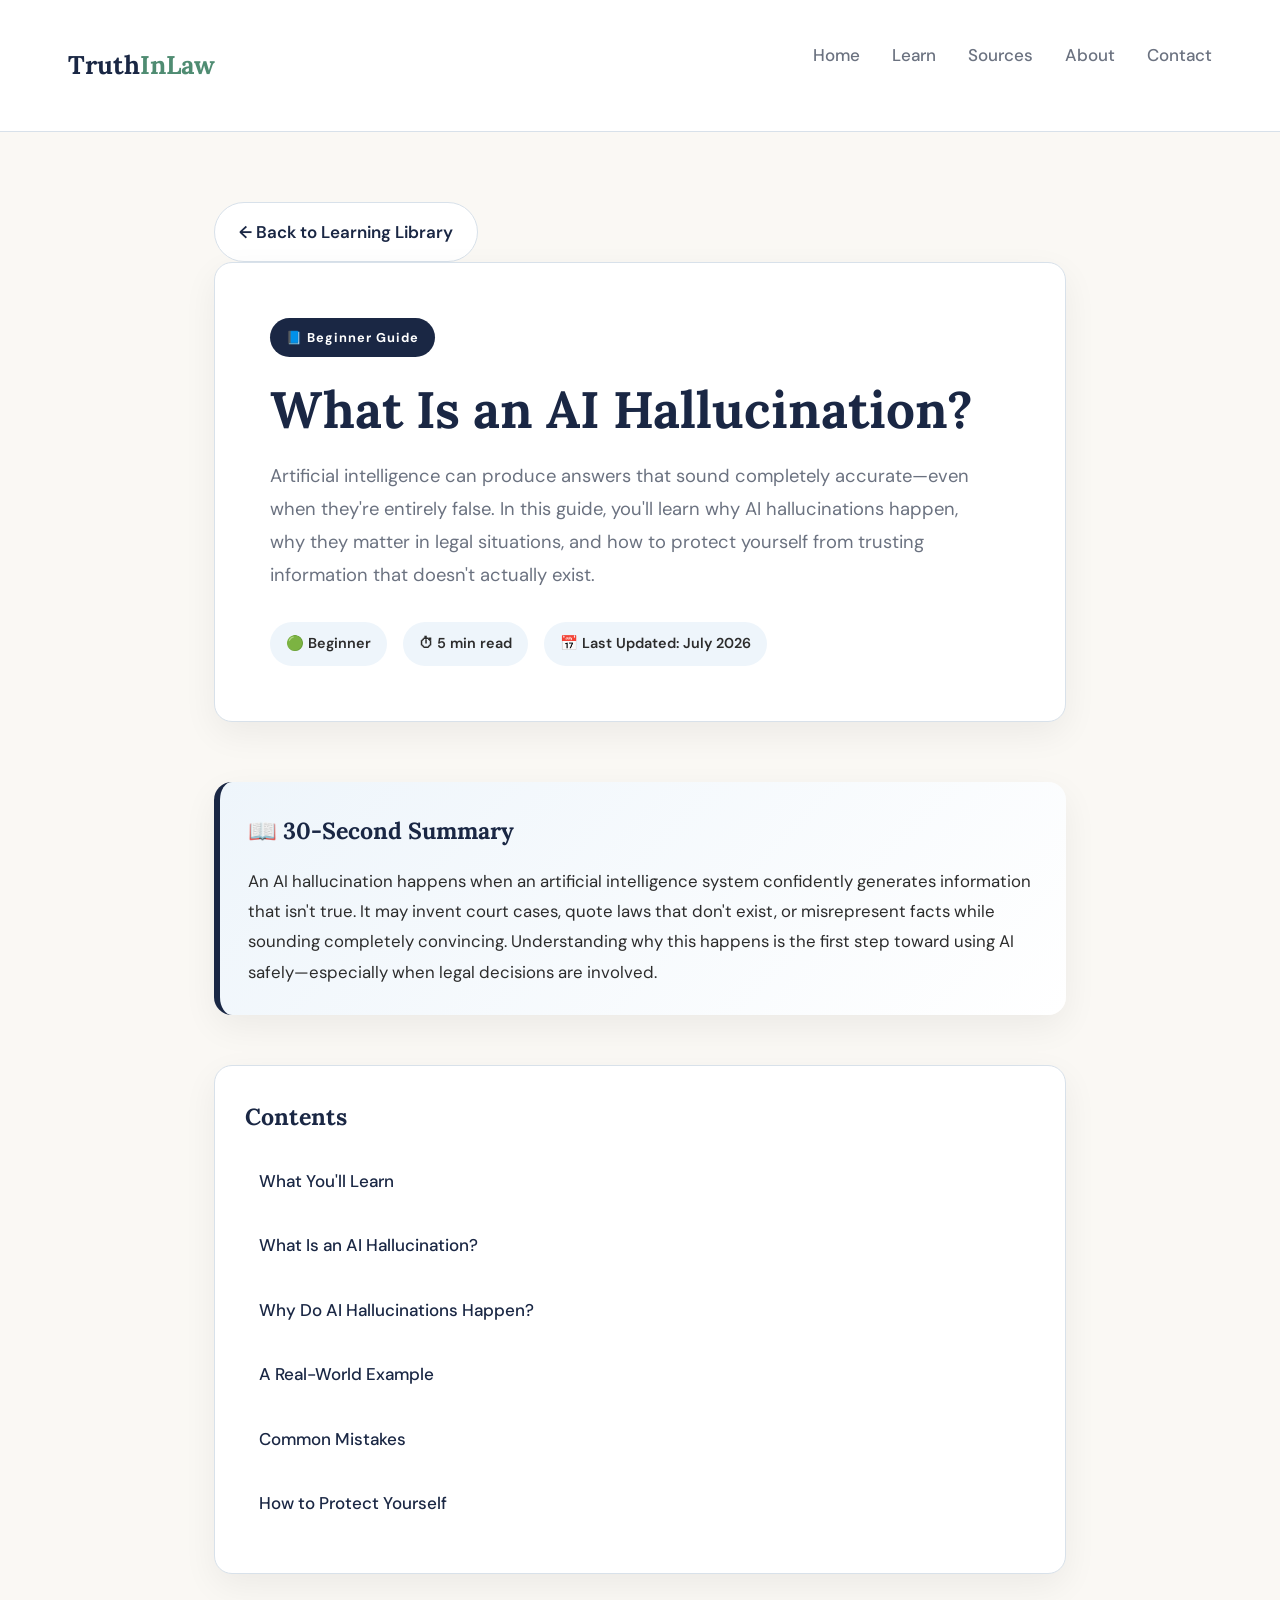
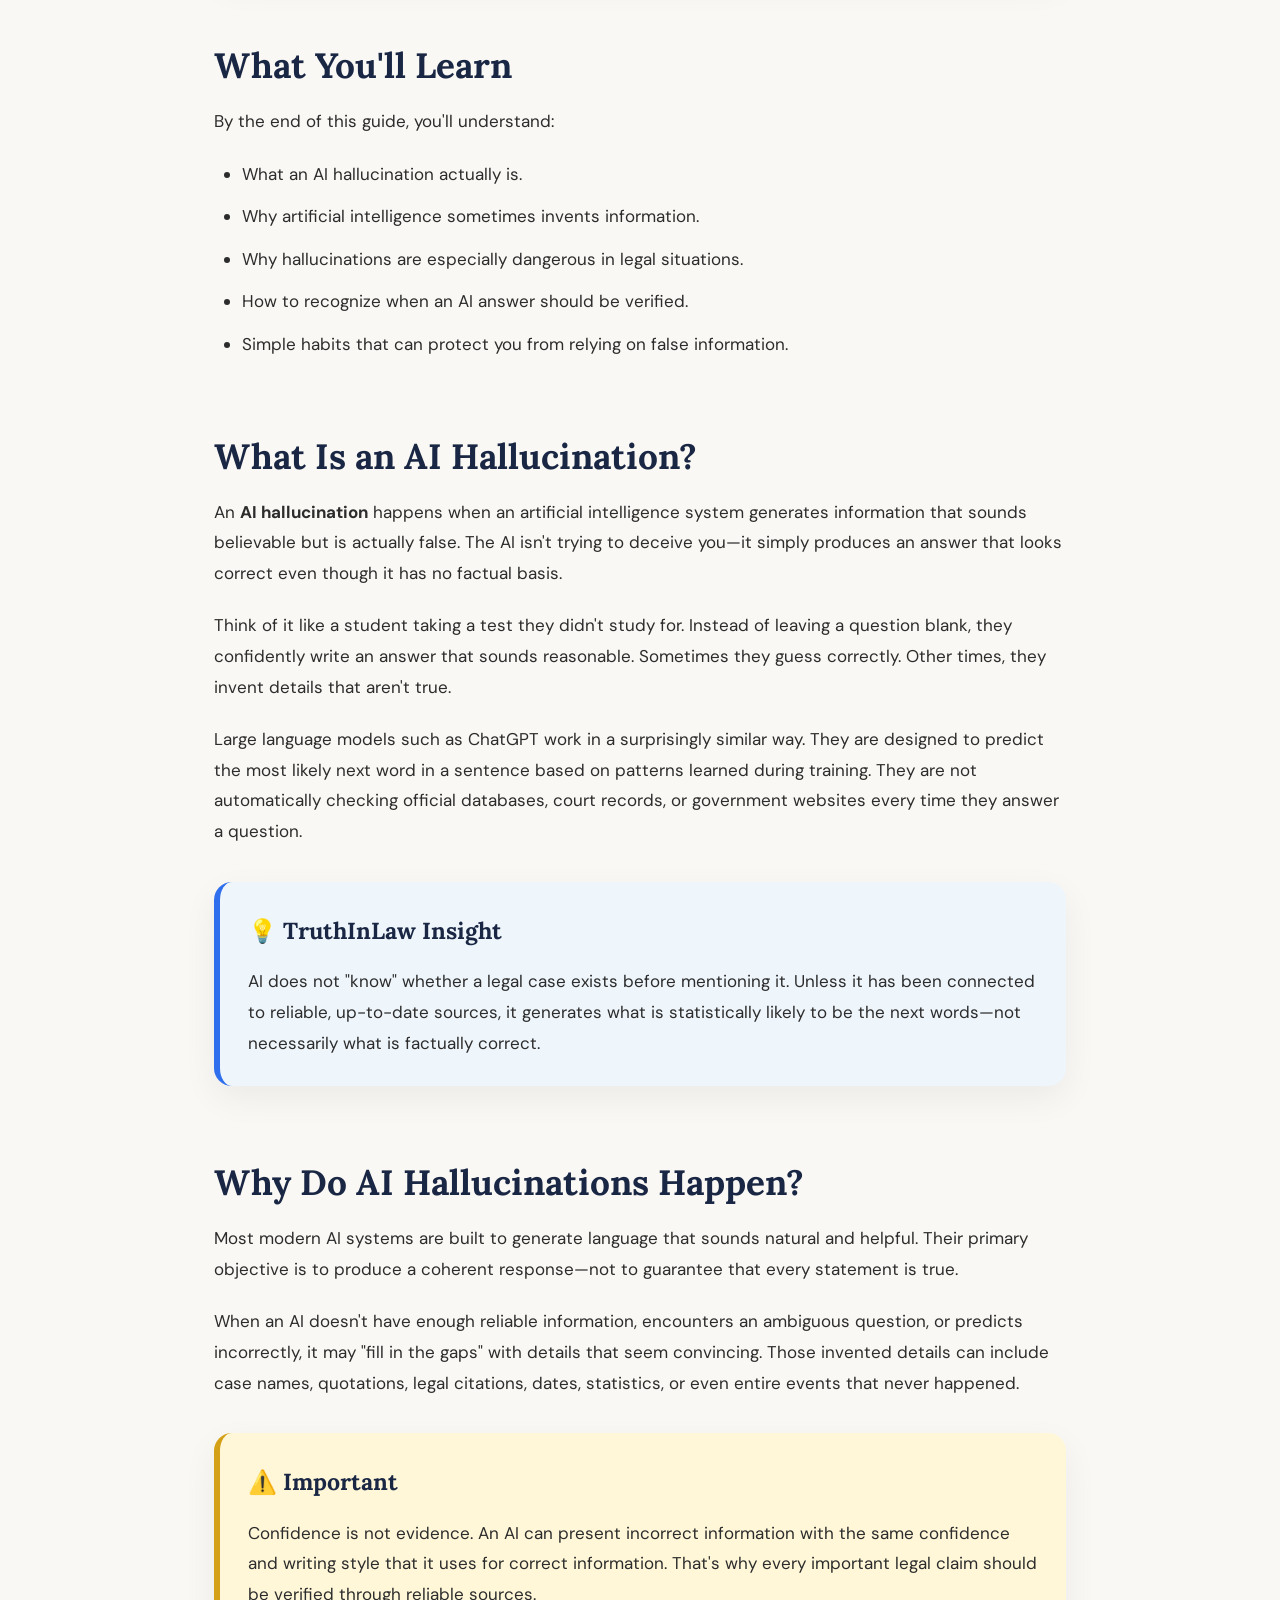
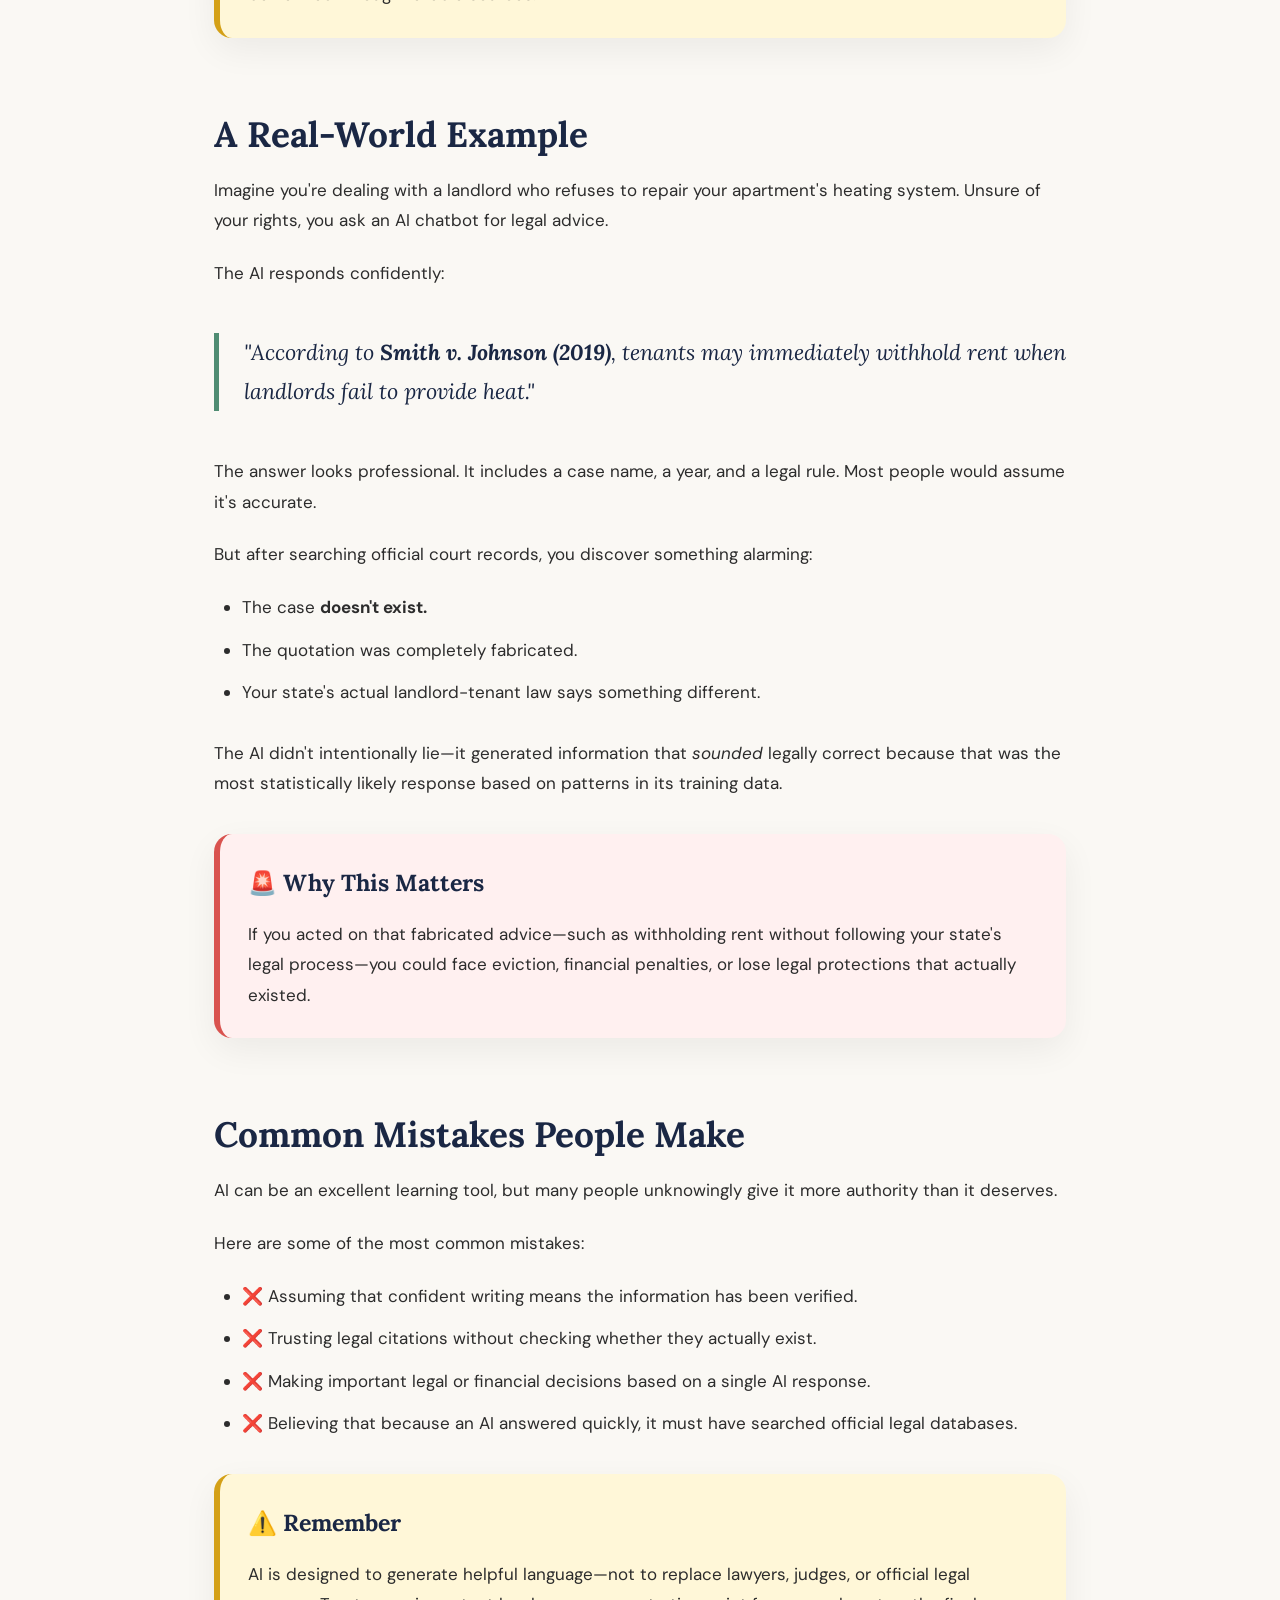
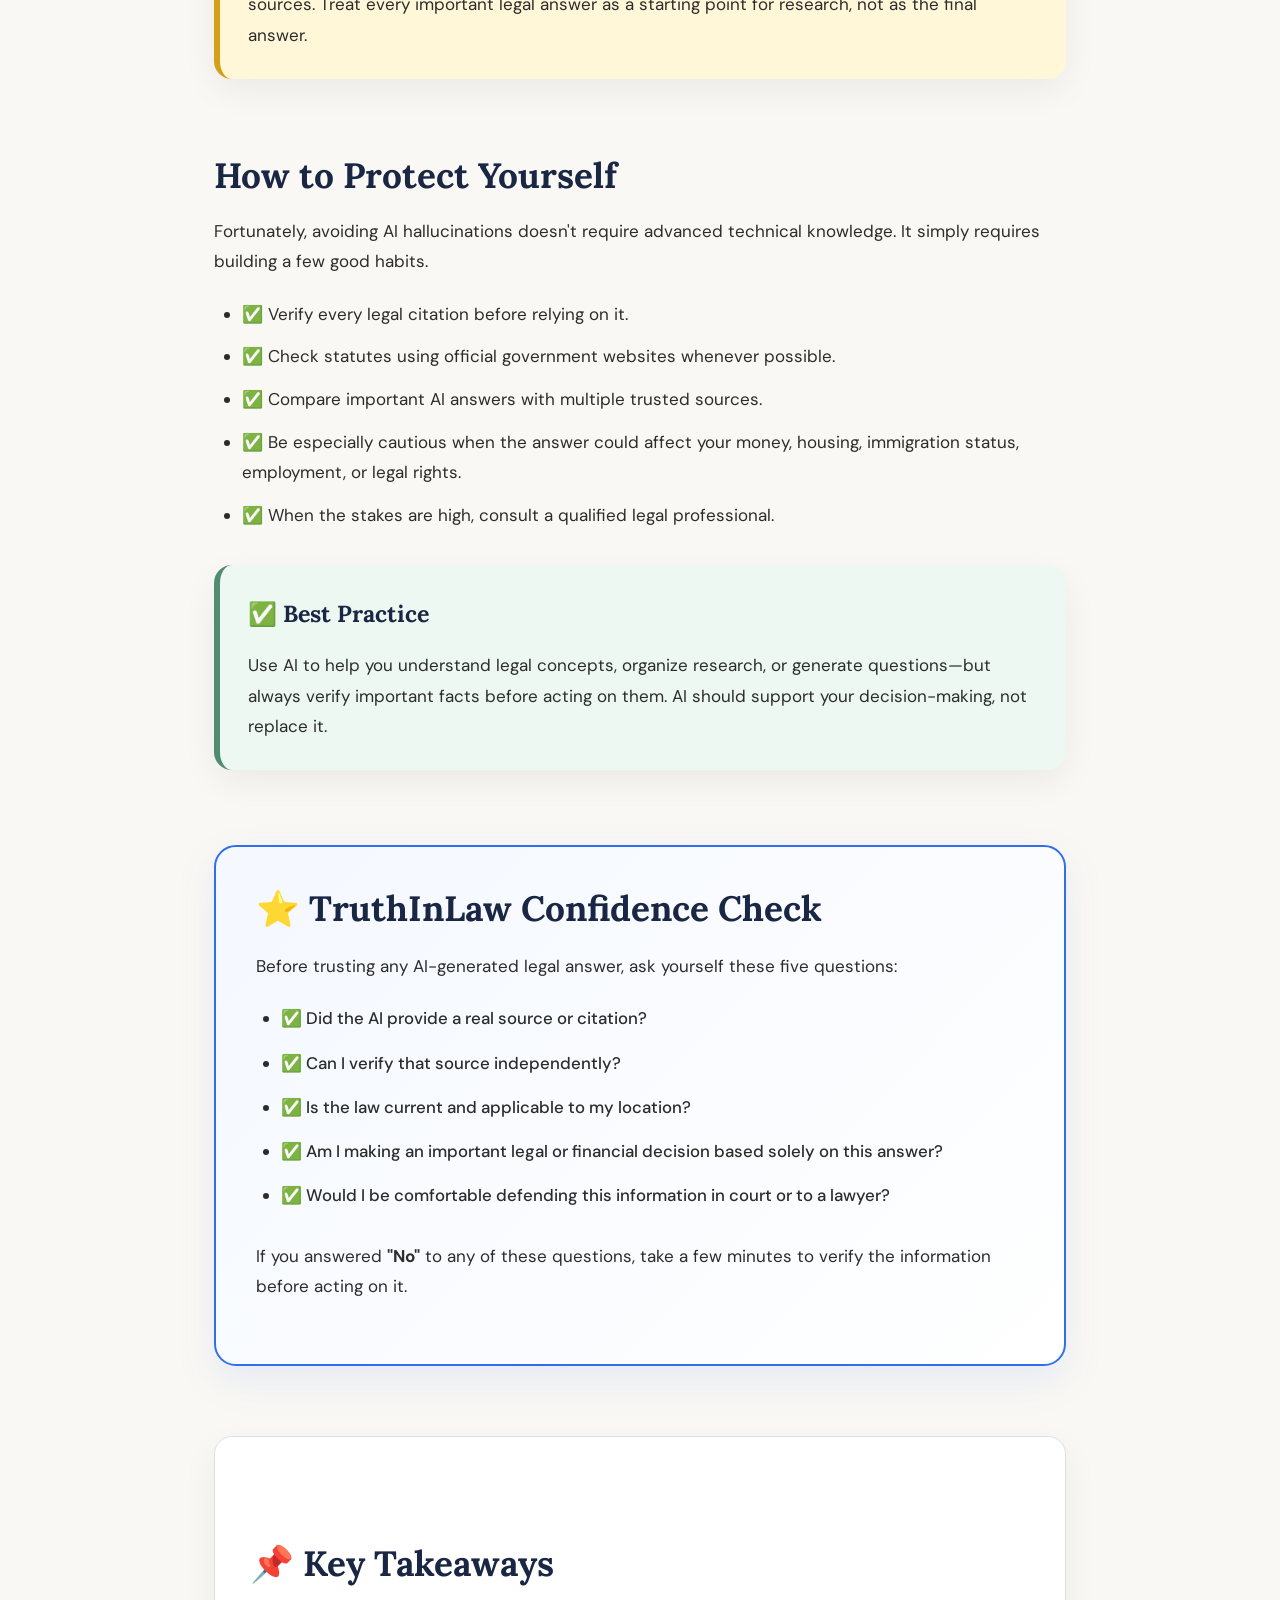
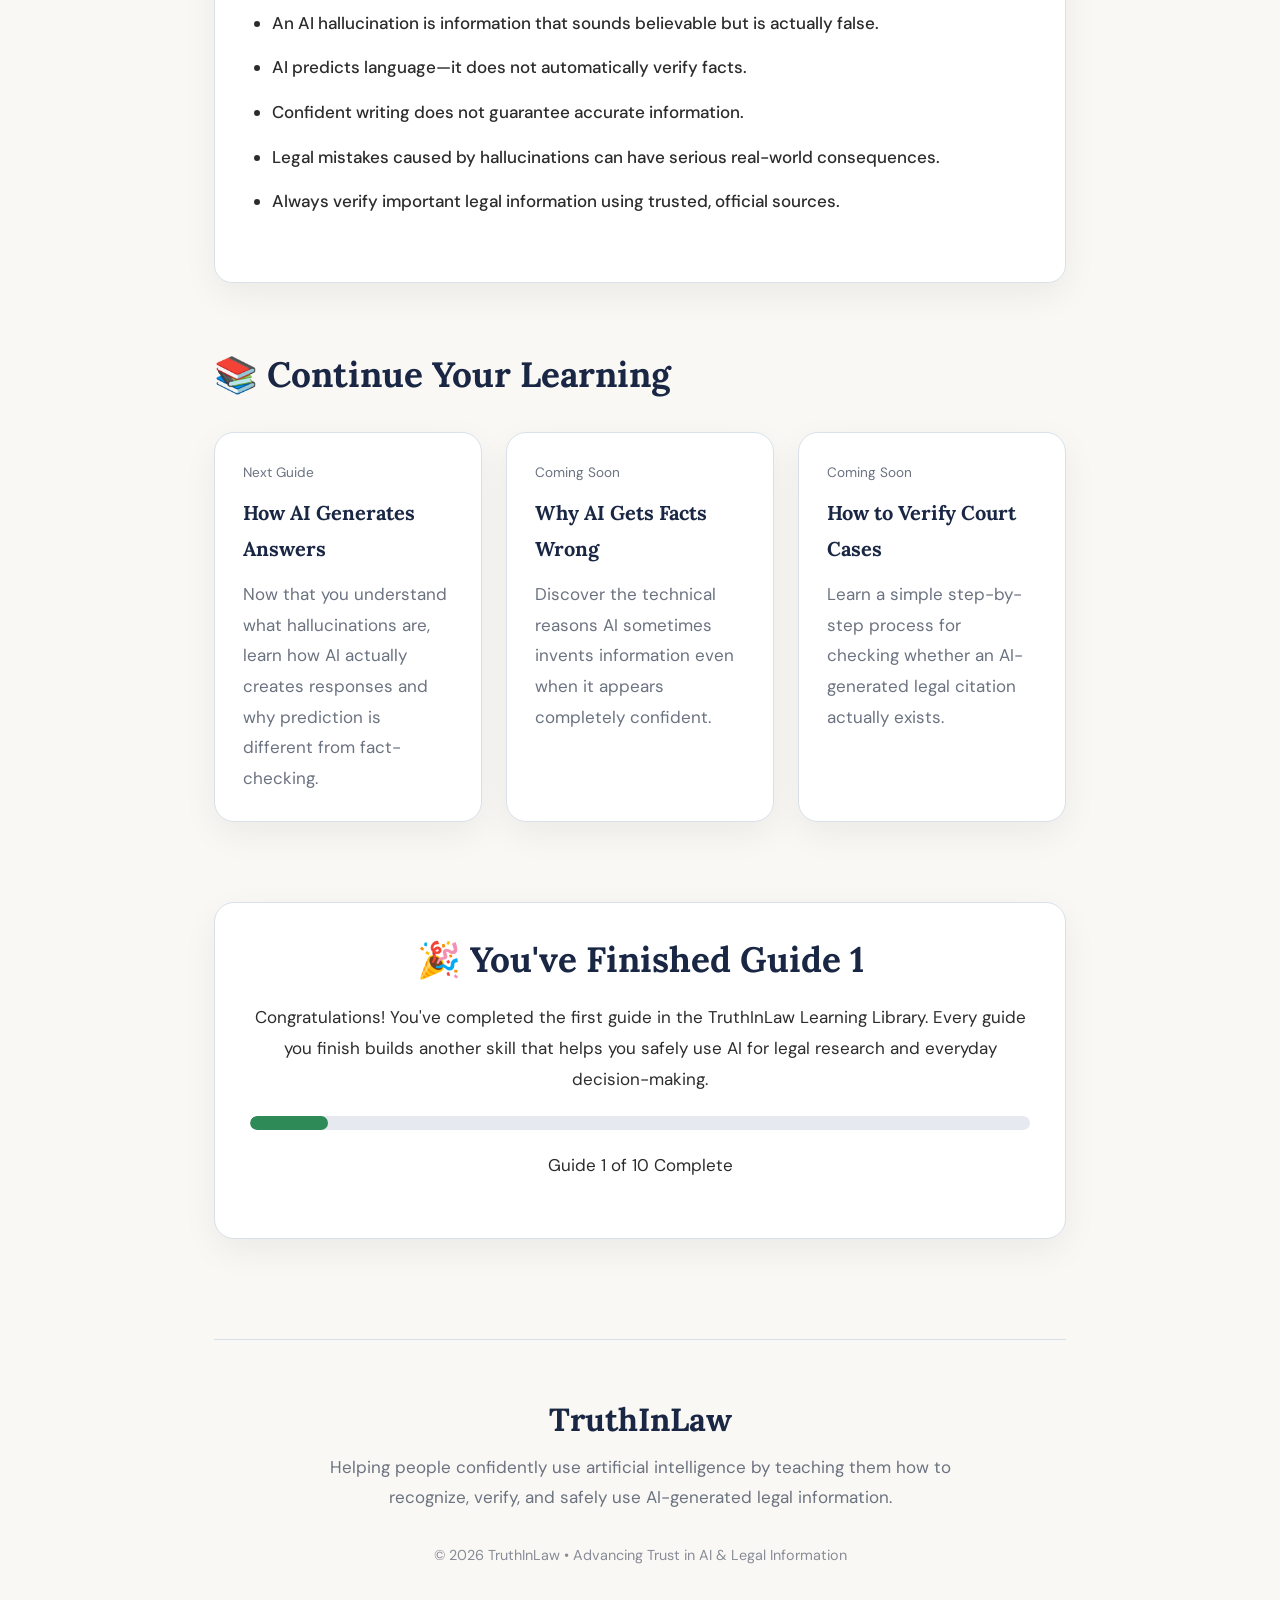
<file: what-is-ai-hallucination.html>
<!DOCTYPE html>

<html lang="en">

<head>

<meta charset="UTF-8">

<meta name="viewport" content="width=device-width, initial-scale=1.0">

<title>What Is an AI Hallucination? | TruthInLaw</title>

<meta name="description" content="Learn what AI hallucinations are, why they happen, and how to protect yourself from false legal information generated by artificial intelligence.">

<link rel="preconnect" href="https://fonts.googleapis.com">

<link rel="preconnect" href="https://fonts.gstatic.com" crossorigin>

<link href="https://fonts.googleapis.com/css2?family=Lora:wght@400;600;700&family=DM+Sans:wght@300;400;500;700&display=swap" rel="stylesheet">

<link rel="stylesheet" href="styles.css">

</head>

<body>

<div id="progress-container">

<div id="progress-bar"></div>

</div>



<nav>

<div class="nav-inner">

<a href="index.html" class="logo">

Truth<span>InLaw</span>

</a>

<ul class="nav-links">

<li><a href="index.html">Home</a></li>

<li><a href="learn.html">Learn</a></li>

<li><a href="sources.html">Sources</a></li>

<li><a href="about.html">About</a></li>

<li><a href="contact.html">Contact</a></li>

</ul>

</div>

</nav>



<div class="container">

<a href="learn.html" class="btn btn-secondary">

← Back to Learning Library

</a>



<section class="hero">

<div class="hero-badge">

📘 Beginner Guide

</div>

<h1>

What Is an AI Hallucination?

</h1>

<p>

Artificial intelligence can produce answers that sound completely accurate—even when they're entirely false. In this guide, you'll learn why AI hallucinations happen, why they matter in legal situations, and how to protect yourself from trusting information that doesn't actually exist.

</p>



<div class="article-meta">

<div class="meta-pill">

🟢 Beginner

</div>

<div class="meta-pill">

<span id="reading-time">

⏱ 8 min read

</span>

</div>

<div class="meta-pill">

📅 Last Updated: July 2026

</div>

</div>

</section>



<section class="summary">

<h3>📖 30-Second Summary</h3>

<p>

An AI hallucination happens when an artificial intelligence system confidently generates information that isn't true. It may invent court cases, quote laws that don't exist, or misrepresent facts while sounding completely convincing. Understanding why this happens is the first step toward using AI safely—especially when legal decisions are involved.

</p>

</section>



<section class="toc">

<h3>Contents</h3>

<ul>

<li><a href="#learn">What You'll Learn</a></li>

<li><a href="#definition">What Is an AI Hallucination?</a></li>

<li><a href="#why">Why Do AI Hallucinations Happen?</a></li>

<li><a href="#example">A Real-World Example</a></li>

<li><a href="#mistakes">Common Mistakes</a></li>

<li><a href="#protect">How to Protect Yourself</a></li>

</ul>

</section>



<article>
<!-- =======================================================
WHAT YOU'LL LEARN
======================================================= -->

<section id="learn">

<h2>What You'll Learn</h2>

<p>

By the end of this guide, you'll understand:

</p>

<ul>

<li>What an AI hallucination actually is.</li>

<li>Why artificial intelligence sometimes invents information.</li>

<li>Why hallucinations are especially dangerous in legal situations.</li>

<li>How to recognize when an AI answer should be verified.</li>

<li>Simple habits that can protect you from relying on false information.</li>

</ul>

</section>



<!-- =======================================================
WHAT IS AN AI HALLUCINATION?
======================================================= -->

<section id="definition">

<h2>What Is an AI Hallucination?</h2>

<p>

An <strong>AI hallucination</strong> happens when an artificial intelligence system generates information that sounds believable but is actually false. The AI isn't trying to deceive you—it simply produces an answer that looks correct even though it has no factual basis.

</p>

<p>

Think of it like a student taking a test they didn't study for. Instead of leaving a question blank, they confidently write an answer that sounds reasonable. Sometimes they guess correctly. Other times, they invent details that aren't true.

</p>

<p>

Large language models such as ChatGPT work in a surprisingly similar way. They are designed to predict the most likely next word in a sentence based on patterns learned during training. They are not automatically checking official databases, court records, or government websites every time they answer a question.

</p>

<div class="callout info">

<h3>💡 TruthInLaw Insight</h3>

<p>

AI does not "know" whether a legal case exists before mentioning it. Unless it has been connected to reliable, up-to-date sources, it generates what is statistically likely to be the next words—not necessarily what is factually correct.

</p>

</div>

</section>



<!-- =======================================================
WHY DO AI HALLUCINATIONS HAPPEN?
======================================================= -->

<section id="why">

<h2>Why Do AI Hallucinations Happen?</h2>

<p>

Most modern AI systems are built to generate language that sounds natural and helpful. Their primary objective is to produce a coherent response—not to guarantee that every statement is true.

</p>

<p>

When an AI doesn't have enough reliable information, encounters an ambiguous question, or predicts incorrectly, it may "fill in the gaps" with details that seem convincing. Those invented details can include case names, quotations, legal citations, dates, statistics, or even entire events that never happened.

</p>

<div class="callout warning">

<h3>⚠️ Important</h3>

<p>

Confidence is not evidence. An AI can present incorrect information with the same confidence and writing style that it uses for correct information. That's why every important legal claim should be verified through reliable sources.

</p>

</div>

</section>
 <!-- =======================================================
REAL-WORLD EXAMPLE
======================================================= -->

<section id="example">

<h2>A Real-World Example</h2>

<p>

Imagine you're dealing with a landlord who refuses to repair your apartment's heating system. Unsure of your rights, you ask an AI chatbot for legal advice.

</p>

<p>

The AI responds confidently:

</p>

<blockquote>

"According to <strong>Smith v. Johnson (2019)</strong>, tenants may immediately withhold rent when landlords fail to provide heat."

</blockquote>

<p>

The answer looks professional. It includes a case name, a year, and a legal rule. Most people would assume it's accurate.

</p>

<p>

But after searching official court records, you discover something alarming:

</p>

<ul>

<li>The case <strong>doesn't exist.</strong></li>

<li>The quotation was completely fabricated.</li>

<li>Your state's actual landlord-tenant law says something different.</li>

</ul>

<p>

The AI didn't intentionally lie—it generated information that <em>sounded</em> legally correct because that was the most statistically likely response based on patterns in its training data.

</p>

<div class="callout danger">

<h3>🚨 Why This Matters</h3>

<p>

If you acted on that fabricated advice—such as withholding rent without following your state's legal process—you could face eviction, financial penalties, or lose legal protections that actually existed.

</p>

</div>

</section>



<!-- =======================================================
COMMON MISTAKES
======================================================= -->

<section id="mistakes">

<h2>Common Mistakes People Make</h2>

<p>

AI can be an excellent learning tool, but many people unknowingly give it more authority than it deserves.

</p>

<p>

Here are some of the most common mistakes:</p>

<ul>

<li>❌ Assuming that confident writing means the information has been verified.</li>

<li>❌ Trusting legal citations without checking whether they actually exist.</li>

<li>❌ Making important legal or financial decisions based on a single AI response.</li>

<li>❌ Believing that because an AI answered quickly, it must have searched official legal databases.</li>

</ul>

<div class="callout warning">

<h3>⚠️ Remember</h3>

<p>

AI is designed to generate helpful language—not to replace lawyers, judges, or official legal sources. Treat every important legal answer as a starting point for research, not as the final answer.

</p>

</div>

</section>



<!-- =======================================================
HOW TO PROTECT YOURSELF
======================================================= -->

<section id="protect">

<h2>How to Protect Yourself</h2>

<p>

Fortunately, avoiding AI hallucinations doesn't require advanced technical knowledge. It simply requires building a few good habits.

</p>

<ul>

<li>✅ Verify every legal citation before relying on it.</li>

<li>✅ Check statutes using official government websites whenever possible.</li>

<li>✅ Compare important AI answers with multiple trusted sources.</li>

<li>✅ Be especially cautious when the answer could affect your money, housing, immigration status, employment, or legal rights.</li>

<li>✅ When the stakes are high, consult a qualified legal professional.</li>

</ul>

<div class="callout success">

<h3>✅ Best Practice</h3>

<p>

Use AI to help you understand legal concepts, organize research, or generate questions—but always verify important facts before acting on them. AI should support your decision-making, not replace it.

</p>

</div>

</section>   
<!-- =======================================================
TRUTHINLAW CONFIDENCE CHECK
======================================================= -->

<section class="confidence-check">

<h2>⭐ TruthInLaw Confidence Check</h2>

<p>

Before trusting any AI-generated legal answer, ask yourself these five questions:

</p>

<ul>

<li>✅ Did the AI provide a real source or citation?</li>

<li>✅ Can I verify that source independently?</li>

<li>✅ Is the law current and applicable to my location?</li>

<li>✅ Am I making an important legal or financial decision based solely on this answer?</li>

<li>✅ Would I be comfortable defending this information in court or to a lawyer?</li>

</ul>

<p>

If you answered <strong>"No"</strong> to any of these questions, take a few minutes to verify the information before acting on it.

</p>

</section>



<!-- =======================================================
KEY TAKEAWAYS
======================================================= -->

<section class="takeaways">

<h2>📌 Key Takeaways</h2>

<ul>

<li>An AI hallucination is information that sounds believable but is actually false.</li>

<li>AI predicts language—it does not automatically verify facts.</li>

<li>Confident writing does not guarantee accurate information.</li>

<li>Legal mistakes caused by hallucinations can have serious real-world consequences.</li>

<li>Always verify important legal information using trusted, official sources.</li>

</ul>

</section>



<!-- =======================================================
CONTINUE LEARNING
======================================================= -->

<section>

<h2>📚 Continue Your Learning</h2>

<div class="learning-grid">

<div class="learning-card">

<small>Next Guide</small>

<h3>

<a href="how-ai-generates-answers.html">

How AI Generates Answers

</a>

</h3>

<p>

Now that you understand what hallucinations are, learn how AI actually creates responses and why prediction is different from fact-checking.

</p>

</div>



<div class="learning-card">

<small>Coming Soon</small>

<h3>

Why AI Gets Facts Wrong

</h3>

<p>

Discover the technical reasons AI sometimes invents information even when it appears completely confident.

</p>

</div>



<div class="learning-card">

<small>Coming Soon</small>

<h3>

How to Verify Court Cases

</h3>

<p>

Learn a simple step-by-step process for checking whether an AI-generated legal citation actually exists.

</p>

</div>

</div>

</section>



<!-- =======================================================
LEARNING PROGRESS
======================================================= -->

<section class="progress-section">

<h2>🎉 You've Finished Guide 1</h2>

<p>

Congratulations! You've completed the first guide in the TruthInLaw Learning Library.

Every guide you finish builds another skill that helps you safely use AI for legal research and everyday decision-making.

</p>

<div class="progress-track">

<div class="progress-fill" style="width:10%;"></div>

</div>

<p>

Guide 1 of 10 Complete

</p>

</section>



</article>



<footer>

<h2>TruthInLaw</h2>

<p>

Helping people confidently use artificial intelligence by teaching them how to recognize, verify, and safely use AI-generated legal information.

</p>

<p class="copyright">

© 2026 TruthInLaw • Advancing Trust in AI & Legal Information

</p>

</footer>



<script src="article.js"></script>

</body>

</html>
</file>
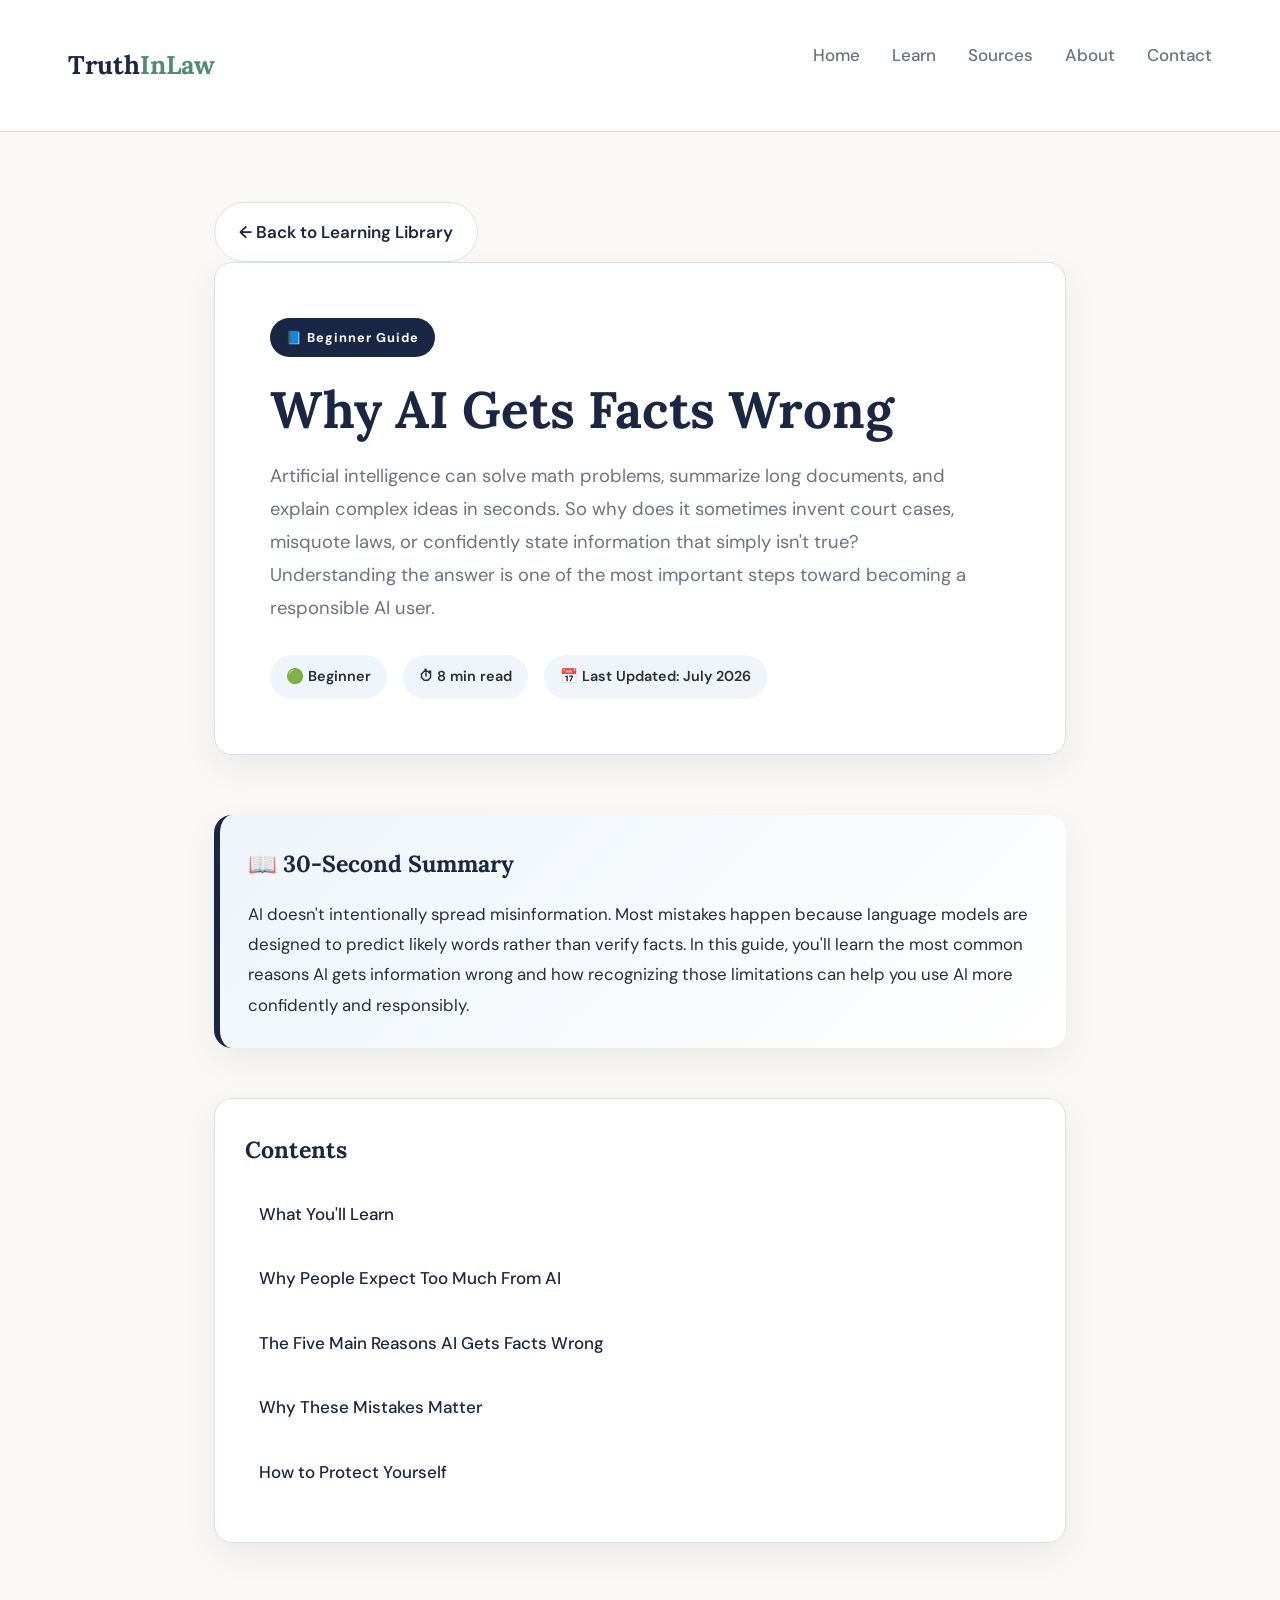
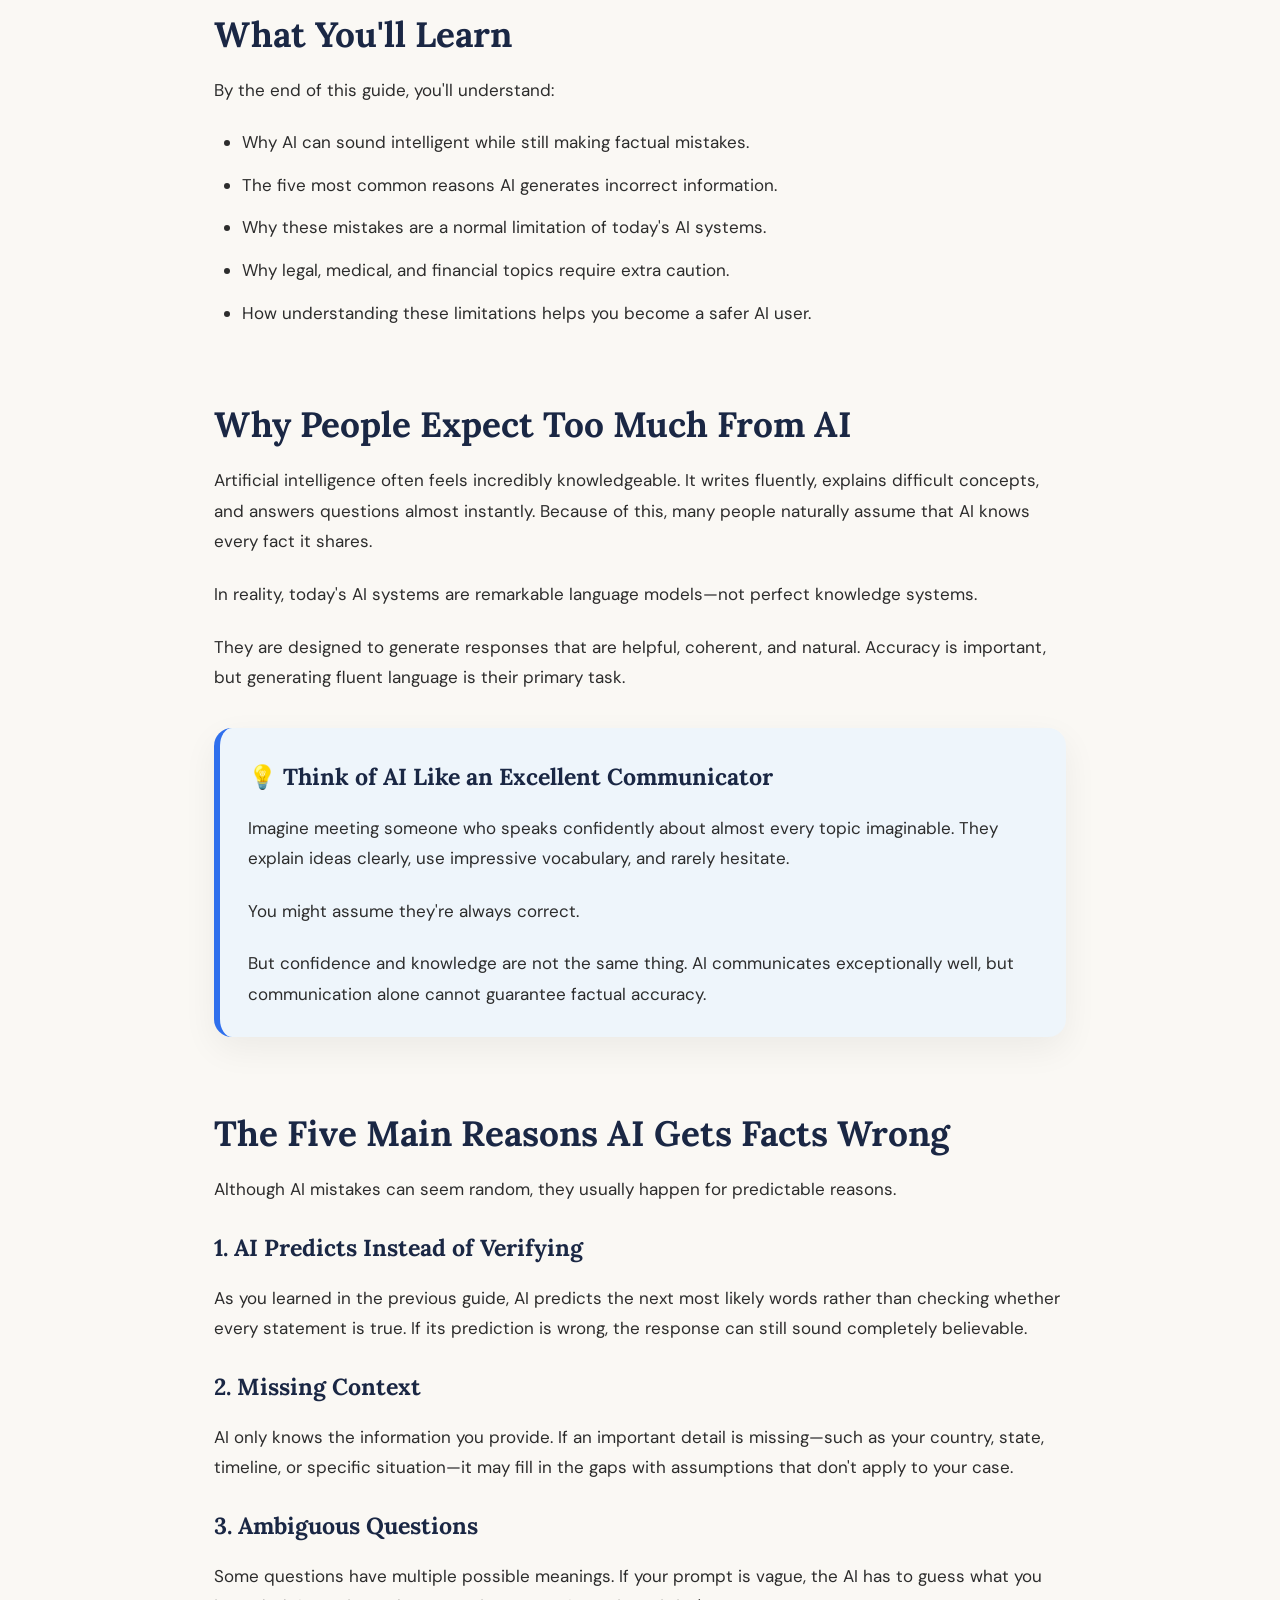
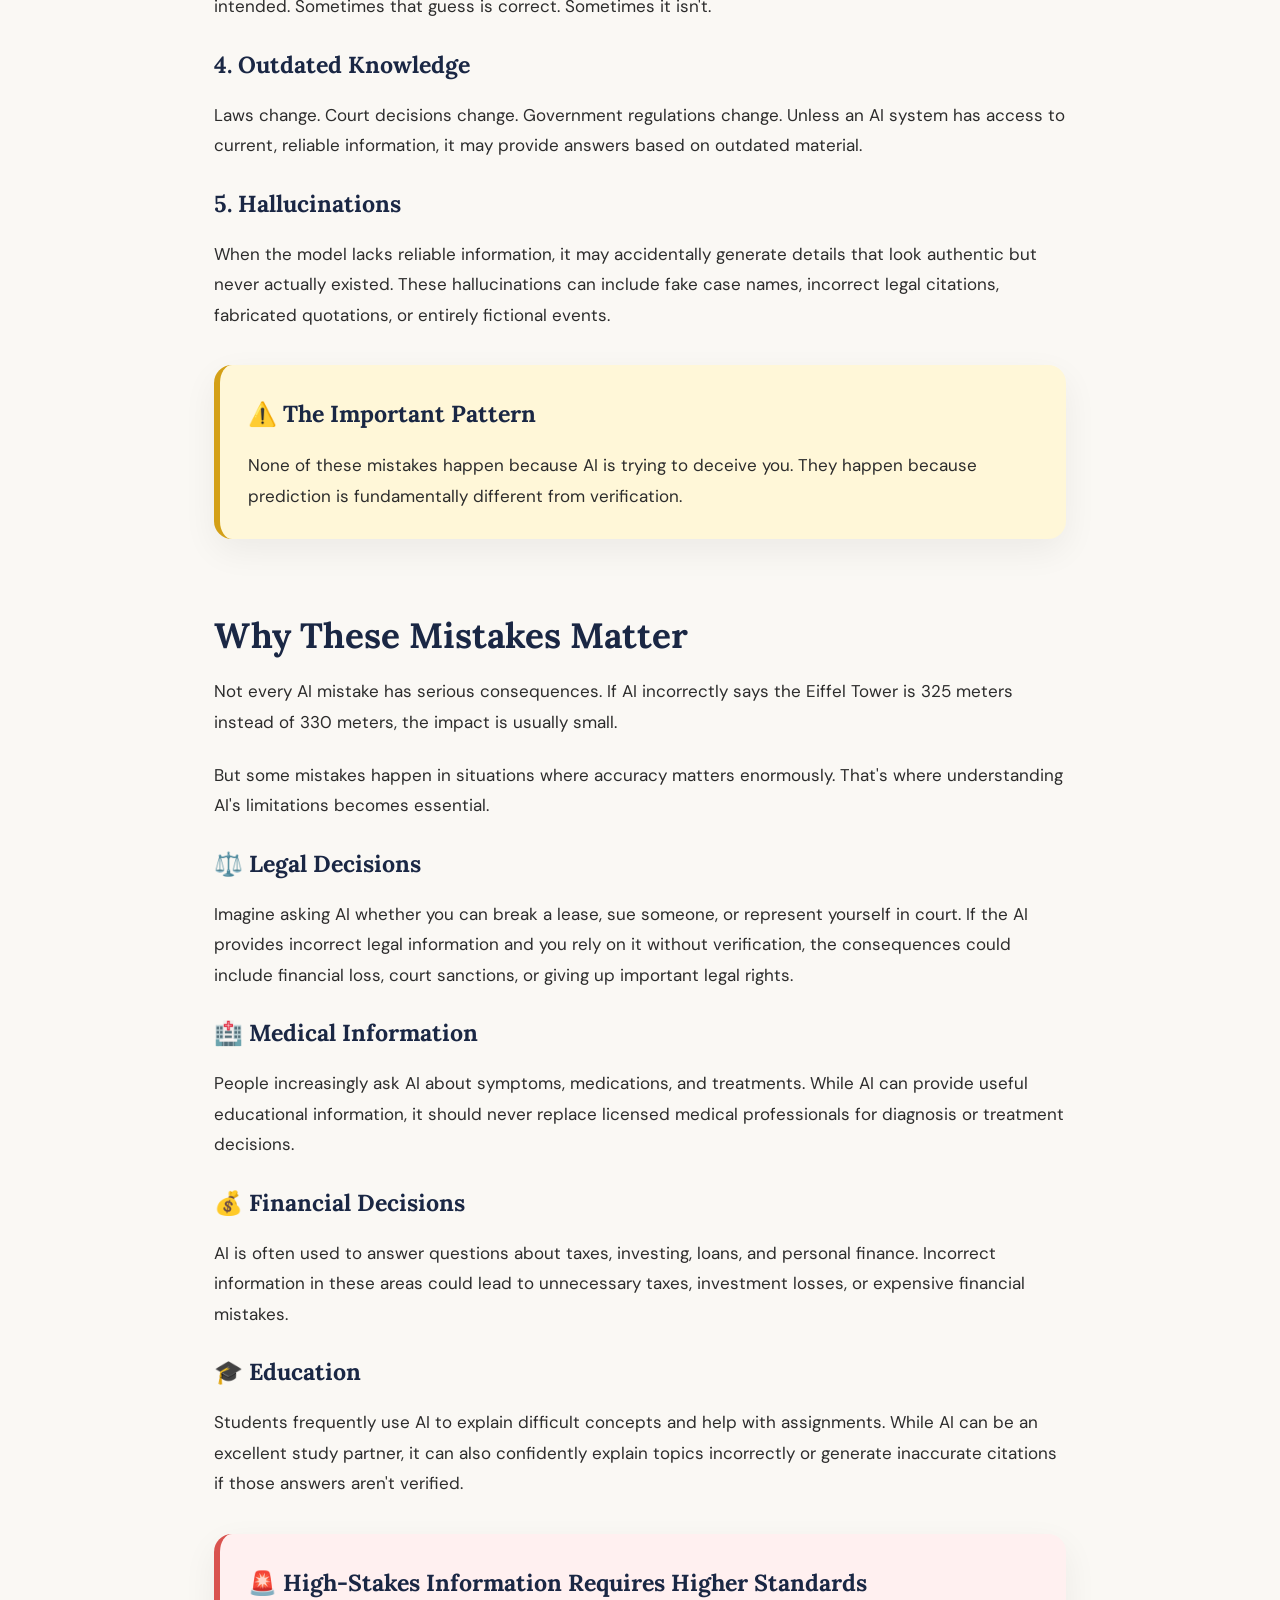
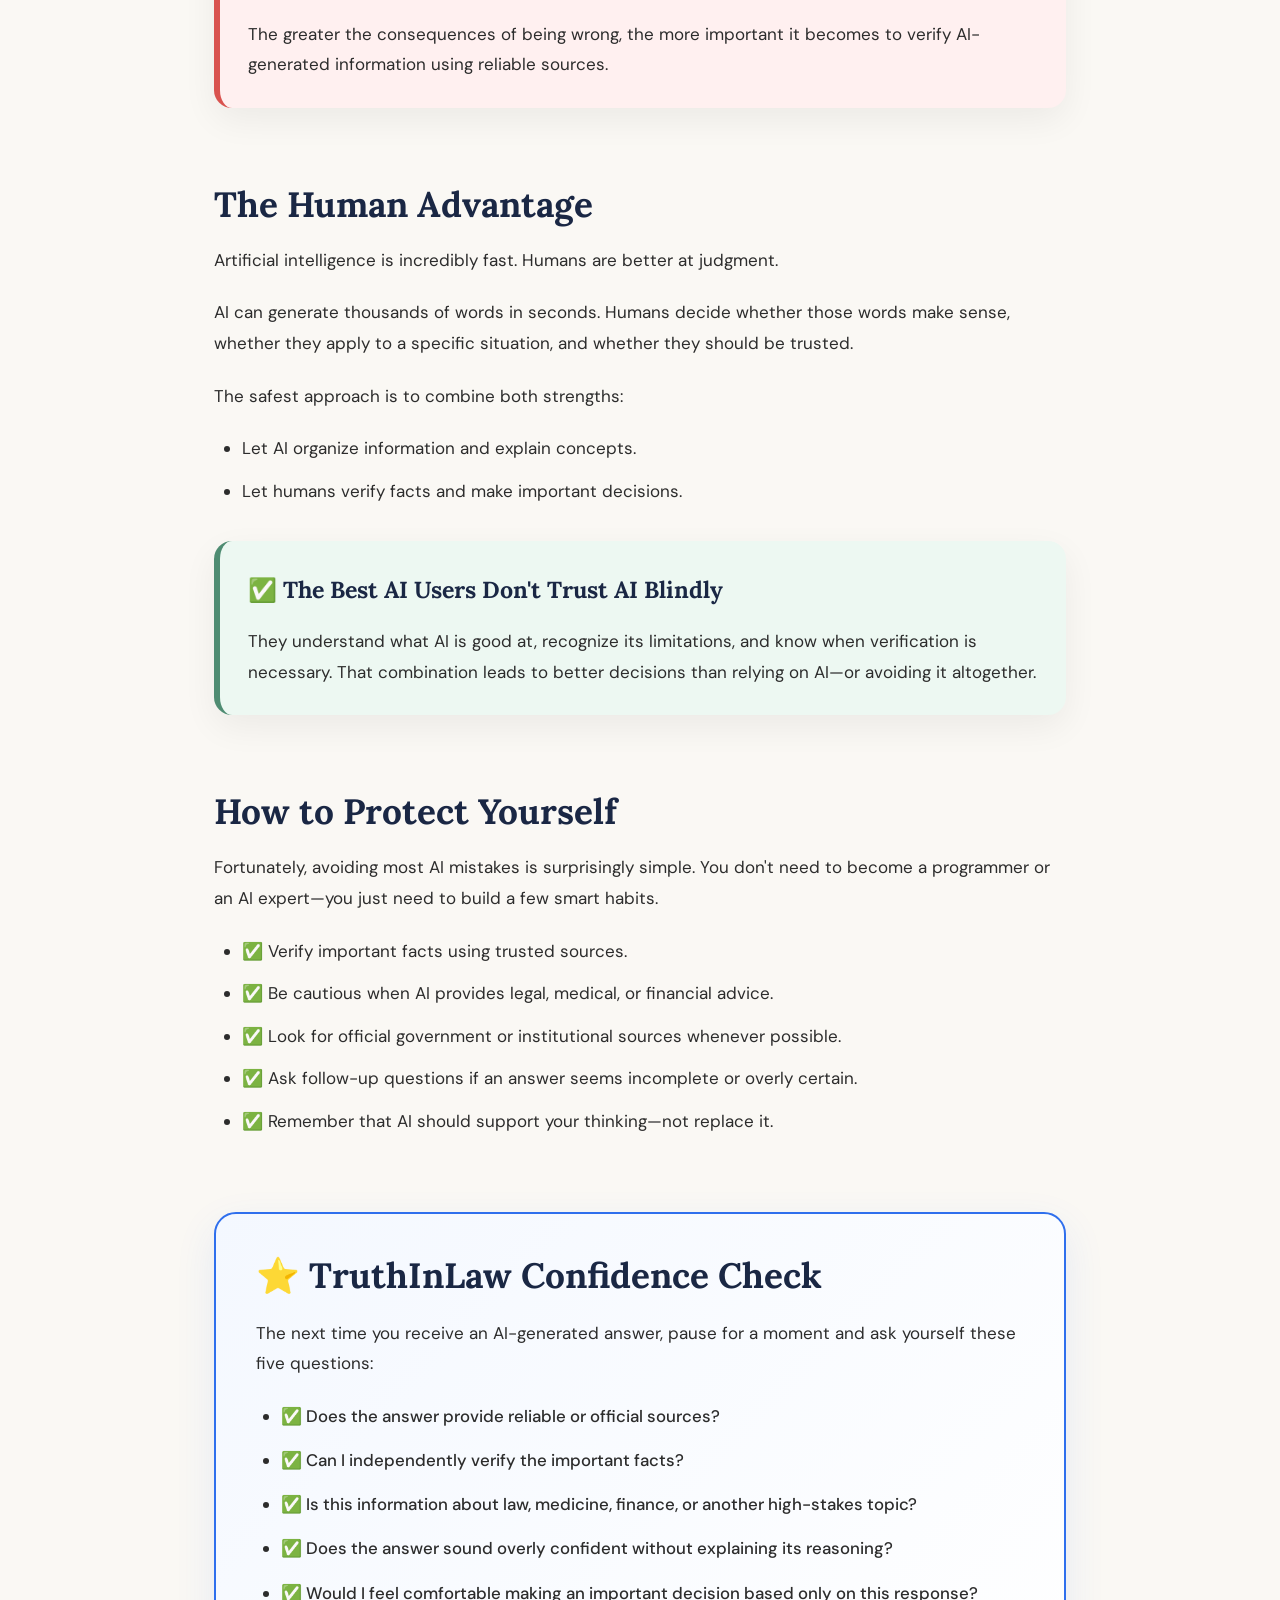
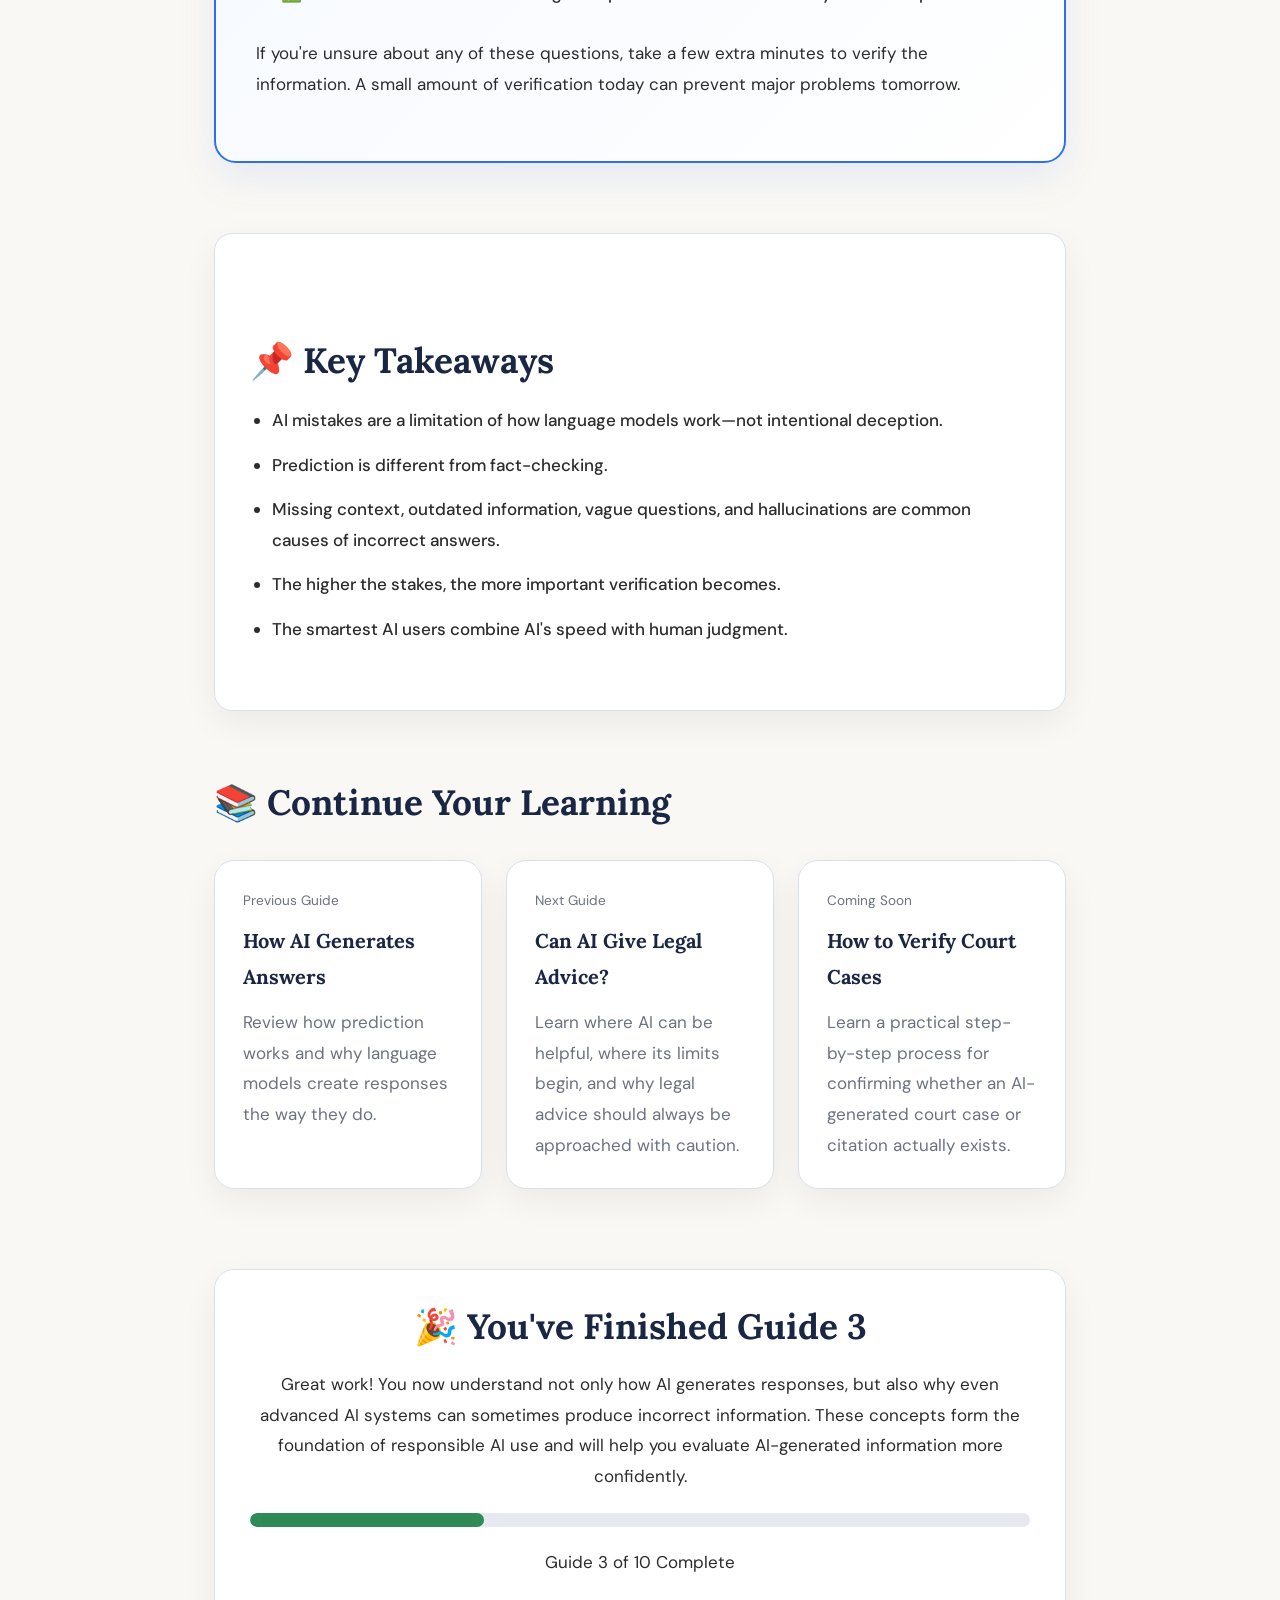
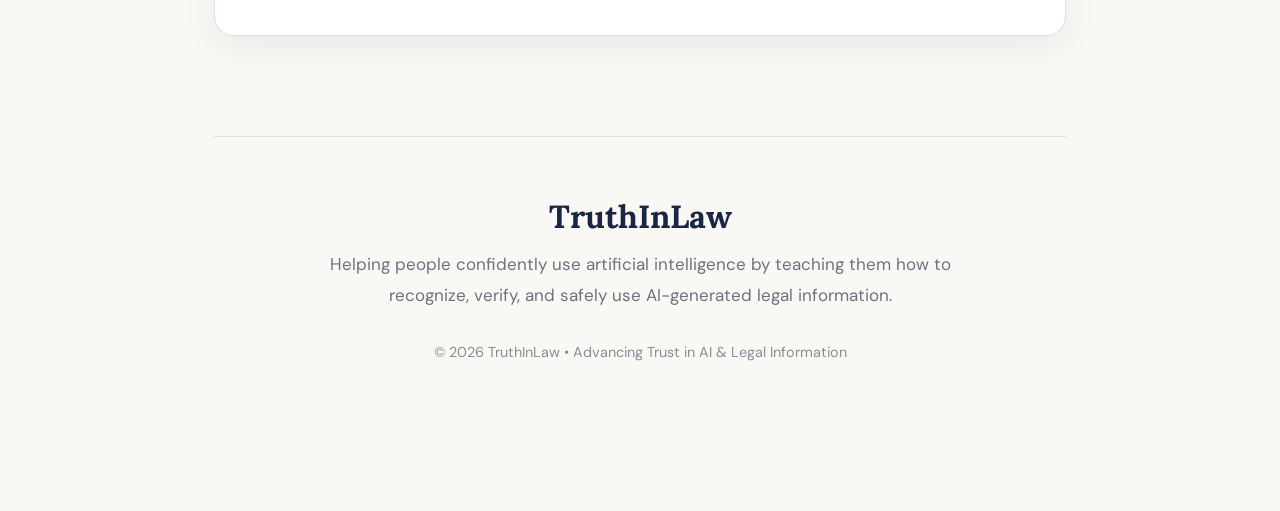
<file: why-ai-gets-facts-wrong.html>
<!DOCTYPE html>

<html lang="en">

<head>

<meta charset="UTF-8">

<meta name="viewport" content="width=device-width, initial-scale=1.0">

<title>Why AI Gets Facts Wrong | TruthInLaw</title>

<meta name="description" content="Learn why artificial intelligence sometimes produces incorrect information, how AI mistakes happen, and why understanding these limitations helps you use AI more safely.">

<link rel="preconnect" href="https://fonts.googleapis.com">

<link rel="preconnect" href="https://fonts.gstatic.com" crossorigin>

<link href="https://fonts.googleapis.com/css2?family=Lora:wght@400;600;700&family=DM+Sans:wght@300;400;500;700&display=swap" rel="stylesheet">

<link rel="stylesheet" href="styles.css">

</head>

<body>

<div id="progress-container">

<div id="progress-bar"></div>

</div>

<nav>

<div class="nav-inner">

<a href="index.html" class="logo">

Truth<span>InLaw</span>

</a>

<ul class="nav-links">

<li><a href="index.html">Home</a></li>

<li><a href="learn.html">Learn</a></li>

<li><a href="sources.html">Sources</a></li>

<li><a href="about.html">About</a></li>

<li><a href="contact.html">Contact</a></li>

</ul>

</div>

</nav>

<div class="container">

<a href="learn.html" class="btn btn-secondary">

← Back to Learning Library

</a>

<section class="hero">

<div class="hero-badge">

📘 Beginner Guide

</div>

<h1>

Why AI Gets Facts Wrong

</h1>

<p>

Artificial intelligence can solve math problems, summarize long documents, and explain complex ideas in seconds. So why does it sometimes invent court cases, misquote laws, or confidently state information that simply isn't true? Understanding the answer is one of the most important steps toward becoming a responsible AI user.

</p>

<div class="article-meta">

<div class="meta-pill">

🟢 Beginner

</div>

<div class="meta-pill">

⏱ 8 min read

</div>

<div class="meta-pill">

📅 Last Updated: July 2026

</div>

</div>

</section>

<section class="summary">

<h3>📖 30-Second Summary</h3>

<p>

AI doesn't intentionally spread misinformation. Most mistakes happen because language models are designed to predict likely words rather than verify facts. In this guide, you'll learn the most common reasons AI gets information wrong and how recognizing those limitations can help you use AI more confidently and responsibly.

</p>

</section>

<section class="toc">

<h3>Contents</h3>

<ul>

<li><a href="#learn">What You'll Learn</a></li>

<li><a href="#expect">Why People Expect Too Much From AI</a></li>

<li><a href="#reasons">The Five Main Reasons AI Gets Facts Wrong</a></li>

<li><a href="#impact">Why These Mistakes Matter</a></li>

<li><a href="#protect">How to Protect Yourself</a></li>

</ul>

</section>

<article>
<!-- =======================================================
WHAT YOU'LL LEARN
======================================================= -->

<section id="learn">

<h2>What You'll Learn</h2>

<p>

By the end of this guide, you'll understand:

</p>

<ul>

<li>Why AI can sound intelligent while still making factual mistakes.</li>

<li>The five most common reasons AI generates incorrect information.</li>

<li>Why these mistakes are a normal limitation of today's AI systems.</li>

<li>Why legal, medical, and financial topics require extra caution.</li>

<li>How understanding these limitations helps you become a safer AI user.</li>

</ul>

</section>



<!-- =======================================================
WHY PEOPLE EXPECT TOO MUCH FROM AI
======================================================= -->

<section id="expect">

<h2>Why People Expect Too Much From AI</h2>

<p>

Artificial intelligence often feels incredibly knowledgeable. It writes fluently, explains difficult concepts, and answers questions almost instantly. Because of this, many people naturally assume that AI knows every fact it shares.

</p>

<p>

In reality, today's AI systems are remarkable language models—not perfect knowledge systems.

</p>

<p>

They are designed to generate responses that are helpful, coherent, and natural. Accuracy is important, but generating fluent language is their primary task.

</p>

<div class="callout info">

<h3>💡 Think of AI Like an Excellent Communicator</h3>

<p>

Imagine meeting someone who speaks confidently about almost every topic imaginable. They explain ideas clearly, use impressive vocabulary, and rarely hesitate.

</p>

<p>

You might assume they're always correct.

</p>

<p>

But confidence and knowledge are not the same thing.

AI communicates exceptionally well, but communication alone cannot guarantee factual accuracy.

</p>

</div>

</section>



<!-- =======================================================
THE FIVE MAIN REASONS
======================================================= -->

<section id="reasons">

<h2>The Five Main Reasons AI Gets Facts Wrong</h2>

<p>

Although AI mistakes can seem random, they usually happen for predictable reasons.

</p>



<h3>1. AI Predicts Instead of Verifying</h3>

<p>

As you learned in the previous guide, AI predicts the next most likely words rather than checking whether every statement is true.

If its prediction is wrong, the response can still sound completely believable.

</p>



<h3>2. Missing Context</h3>

<p>

AI only knows the information you provide.

If an important detail is missing—such as your country, state, timeline, or specific situation—it may fill in the gaps with assumptions that don't apply to your case.

</p>



<h3>3. Ambiguous Questions</h3>

<p>

Some questions have multiple possible meanings.

If your prompt is vague, the AI has to guess what you intended.

Sometimes that guess is correct.

Sometimes it isn't.

</p>



<h3>4. Outdated Knowledge</h3>

<p>

Laws change.

Court decisions change.

Government regulations change.

Unless an AI system has access to current, reliable information, it may provide answers based on outdated material.

</p>



<h3>5. Hallucinations</h3>

<p>

When the model lacks reliable information, it may accidentally generate details that look authentic but never actually existed.

These hallucinations can include fake case names, incorrect legal citations, fabricated quotations, or entirely fictional events.

</p>

<div class="callout warning">

<h3>⚠️ The Important Pattern</h3>

<p>

None of these mistakes happen because AI is trying to deceive you.

They happen because prediction is fundamentally different from verification.

</p>

</div>

</section>
<!-- =======================================================
WHY THESE MISTAKES MATTER
======================================================= -->

<section id="impact">

<h2>Why These Mistakes Matter</h2>

<p>

Not every AI mistake has serious consequences.

If AI incorrectly says the Eiffel Tower is 325 meters instead of 330 meters, the impact is usually small.

</p>

<p>

But some mistakes happen in situations where accuracy matters enormously.

That's where understanding AI's limitations becomes essential.

</p>



<h3>⚖️ Legal Decisions</h3>

<p>

Imagine asking AI whether you can break a lease, sue someone, or represent yourself in court.

If the AI provides incorrect legal information and you rely on it without verification, the consequences could include financial loss, court sanctions, or giving up important legal rights.

</p>



<h3>🏥 Medical Information</h3>

<p>

People increasingly ask AI about symptoms, medications, and treatments.

While AI can provide useful educational information, it should never replace licensed medical professionals for diagnosis or treatment decisions.

</p>



<h3>💰 Financial Decisions</h3>

<p>

AI is often used to answer questions about taxes, investing, loans, and personal finance.

Incorrect information in these areas could lead to unnecessary taxes, investment losses, or expensive financial mistakes.

</p>



<h3>🎓 Education</h3>

<p>

Students frequently use AI to explain difficult concepts and help with assignments.

While AI can be an excellent study partner, it can also confidently explain topics incorrectly or generate inaccurate citations if those answers aren't verified.

</p>



<div class="callout danger">

<h3>🚨 High-Stakes Information Requires Higher Standards</h3>

<p>

The greater the consequences of being wrong, the more important it becomes to verify AI-generated information using reliable sources.

</p>

</div>

</section>



<!-- =======================================================
THE HUMAN ADVANTAGE
======================================================= -->

<section>

<h2>The Human Advantage</h2>

<p>

Artificial intelligence is incredibly fast.

Humans are better at judgment.

</p>

<p>

AI can generate thousands of words in seconds.

Humans decide whether those words make sense, whether they apply to a specific situation, and whether they should be trusted.

</p>

<p>

The safest approach is to combine both strengths:

</p>

<ul>

<li>Let AI organize information and explain concepts.</li>

<li>Let humans verify facts and make important decisions.</li>

</ul>

<div class="callout success">

<h3>✅ The Best AI Users Don't Trust AI Blindly</h3>

<p>

They understand what AI is good at, recognize its limitations, and know when verification is necessary. That combination leads to better decisions than relying on AI—or avoiding it altogether.

</p>

</div>

</section>



<!-- =======================================================
HOW TO PROTECT YOURSELF
======================================================= -->

<section id="protect">

<h2>How to Protect Yourself</h2>

<p>

Fortunately, avoiding most AI mistakes is surprisingly simple.

You don't need to become a programmer or an AI expert—you just need to build a few smart habits.

</p>

<ul>

<li>✅ Verify important facts using trusted sources.</li>

<li>✅ Be cautious when AI provides legal, medical, or financial advice.</li>

<li>✅ Look for official government or institutional sources whenever possible.</li>

<li>✅ Ask follow-up questions if an answer seems incomplete or overly certain.</li>

<li>✅ Remember that AI should support your thinking—not replace it.</li>

</ul>

</section>
<!-- =======================================================
TRUTHINLAW CONFIDENCE CHECK
======================================================= -->

<section class="confidence-check">

<h2>⭐ TruthInLaw Confidence Check</h2>

<p>

The next time you receive an AI-generated answer, pause for a moment and ask yourself these five questions:

</p>

<ul>

<li>✅ Does the answer provide reliable or official sources?</li>

<li>✅ Can I independently verify the important facts?</li>

<li>✅ Is this information about law, medicine, finance, or another high-stakes topic?</li>

<li>✅ Does the answer sound overly confident without explaining its reasoning?</li>

<li>✅ Would I feel comfortable making an important decision based only on this response?</li>

</ul>

<p>

If you're unsure about any of these questions, take a few extra minutes to verify the information. A small amount of verification today can prevent major problems tomorrow.

</p>

</section>



<!-- =======================================================
KEY TAKEAWAYS
======================================================= -->

<section class="takeaways">

<h2>📌 Key Takeaways</h2>

<ul>

<li>AI mistakes are a limitation of how language models work—not intentional deception.</li>

<li>Prediction is different from fact-checking.</li>

<li>Missing context, outdated information, vague questions, and hallucinations are common causes of incorrect answers.</li>

<li>The higher the stakes, the more important verification becomes.</li>

<li>The smartest AI users combine AI's speed with human judgment.</li>

</ul>

</section>



<!-- =======================================================
CONTINUE LEARNING
======================================================= -->

<section>

<h2>📚 Continue Your Learning</h2>

<div class="learning-grid">

<div class="learning-card">

<small>Previous Guide</small>

<h3>

<a href="how-ai-generates-answers.html">

How AI Generates Answers

</a>

</h3>

<p>

Review how prediction works and why language models create responses the way they do.

</p>

</div>



<div class="learning-card">

<small>Next Guide</small>

<h3>

Can AI Give Legal Advice?

</h3>

<p>

Learn where AI can be helpful, where its limits begin, and why legal advice should always be approached with caution.

</p>

</div>



<div class="learning-card">

<small>Coming Soon</small>

<h3>

How to Verify Court Cases

</h3>

<p>

Learn a practical step-by-step process for confirming whether an AI-generated court case or citation actually exists.

</p>

</div>

</div>

</section>



<!-- =======================================================
LEARNING PROGRESS
======================================================= -->

<section class="progress-section">

<h2>🎉 You've Finished Guide 3</h2>

<p>

Great work! You now understand not only how AI generates responses, but also why even advanced AI systems can sometimes produce incorrect information.

These concepts form the foundation of responsible AI use and will help you evaluate AI-generated information more confidently.

</p>

<div class="progress-track">

<div class="progress-fill" style="width:30%;"></div>

</div>

<p>

Guide 3 of 10 Complete

</p>

</section>



</article>



<footer>

<h2>TruthInLaw</h2>

<p>

Helping people confidently use artificial intelligence by teaching them how to recognize, verify, and safely use AI-generated legal information.

</p>

<p class="copyright">

© 2026 TruthInLaw • Advancing Trust in AI & Legal Information

</p>

</footer>



<script src="article.js"></script>

</body>

</html>
</file>
<file: styles.css>
/* =======================================================
   TruthInLaw Framework v1.0
   Global Styles
======================================================= */

/* ---------- GOOGLE FONTS ---------- */

@import url('https://fonts.googleapis.com/css2?family=DM+Sans:wght@300;400;500;700&family=Lora:wght@400;600;700&display=swap');


/* ---------- ROOT COLORS ---------- */

:root{

--navy:#1a2744;
--navy-light:#2f4a77;

--cream:#faf8f4;
--white:#ffffff;

--sky:#eef5fb;
--sky-dark:#dceaf8;

--green:#4f8c72;
--green-light:#edf8f2;

--yellow:#fff7d8;
--yellow-border:#e4d28d;

--red:#fff0f0;
--red-border:#e4aaaa;

--border:#d8e1ea;

--text:#2c2c2c;
--muted:#6b7280;

--shadow:
0 12px 35px rgba(0,0,0,.06);

--radius:18px;

}


/* ---------- RESET ---------- */

*{
margin:0;
padding:0;
box-sizing:border-box;
}


/* ---------- PAGE ---------- */

html{

scroll-behavior:smooth;

}

body{

font-family:'DM Sans',sans-serif;

background:var(--cream);

color:var(--text);

line-height:1.8;

font-size:17px;

}


/* ---------- LINKS ---------- */

a{

color:var(--navy);

text-decoration:none;

transition:.25s;

}

a:hover{

color:var(--navy-light);

}


/* ---------- IMAGES ---------- */

img{

max-width:100%;

display:block;

}


/* ---------- CONTAINER ---------- */

.container{

max-width:900px;

margin:auto;

padding:70px 24px;

}


/* =======================================================
   READING PROGRESS BAR
======================================================= */

#progress-container{

position:fixed;

top:0;

left:0;

width:100%;

height:5px;

z-index:9999;

background:transparent;

}

#progress-bar{

height:100%;

width:0%;

background:#2f6fed;

transition:width .08s linear;

}


/* =======================================================
   NAVIGATION
======================================================= */

nav{

position:sticky;

top:0;

z-index:900;

background:rgba(255,255,255,.95);

backdrop-filter:blur(10px);

border-bottom:1px solid var(--border);

}

.nav-inner{

max-width:1200px;

margin:auto;

padding:18px 28px;

display:flex;

justify-content:space-between;

align-items:center;

}

.logo{

font-family:'Lora',serif;

font-size:1.6rem;

font-weight:700;

color:var(--navy);

}

.logo span{

color:var(--green);

}

.nav-links{

display:flex;

gap:2rem;

list-style:none;

}

.nav-links a{

font-weight:500;

color:var(--muted);

}

.nav-links a:hover{

color:var(--navy);

}


/* =======================================================
   HERO CARD
======================================================= */

.hero{

background:white;

border-radius:var(--radius);

padding:55px;

box-shadow:var(--shadow);

border:1px solid var(--border);

margin-bottom:60px;

}

.hero-badge{

display:inline-block;

background:var(--navy);

color:white;

padding:8px 16px;

border-radius:999px;

font-size:.8rem;

font-weight:700;

letter-spacing:.08em;

margin-bottom:22px;

}

.hero h1{

font-family:'Lora',serif;

font-size:3.2rem;

line-height:1.18;

color:var(--navy);

margin-bottom:20px;

}

.hero p{

font-size:1.15rem;

color:var(--muted);

max-width:700px;

}


/* ---------- ARTICLE STATS ---------- */

.article-meta{

display:flex;

gap:16px;

flex-wrap:wrap;

margin-top:30px;

}

.meta-pill{

background:var(--sky);

padding:9px 16px;

border-radius:999px;

font-size:.9rem;

font-weight:600;

}
/* =======================================================
   TYPOGRAPHY
======================================================= */

h2{

font-family:'Lora',serif;

font-size:2.2rem;

color:var(--navy);

margin-bottom:18px;

margin-top:70px;

line-height:1.25;

}

h3{

font-family:'Lora',serif;

font-size:1.45rem;

color:var(--navy);

margin-bottom:14px;

}

p{

margin-bottom:22px;

}

ul{

margin:22px 0 30px 28px;

}

li{

margin-bottom:12px;

}


/* =======================================================
   ARTICLE SECTIONS
======================================================= */

section{

margin-bottom:75px;

animation:fadeUp .6s ease;

}

@keyframes fadeUp{

from{

opacity:0;

transform:translateY(18px);

}

to{

opacity:1;

transform:translateY(0);

}

}


/* =======================================================
   30 SECOND SUMMARY
======================================================= */

.summary{

background:linear-gradient(
135deg,
var(--sky),
white);

border-left:6px solid var(--navy);

padding:28px;

border-radius:var(--radius);

margin:50px 0;

box-shadow:var(--shadow);

}

.summary h3{

margin-top:0;

margin-bottom:14px;

}

.summary p{

margin-bottom:0;

font-size:1.05rem;

}


/* =======================================================
   TABLE OF CONTENTS
======================================================= */

.toc{

background:white;

border:1px solid var(--border);

border-radius:var(--radius);

padding:30px;

margin-bottom:60px;

box-shadow:var(--shadow);

}

.toc h3{

margin-bottom:18px;

}

.toc ul{

list-style:none;

margin:0;

padding:0;

}

.toc li{

margin-bottom:14px;

}

.toc a{

display:block;

padding:10px 14px;

border-radius:10px;

font-weight:500;

transition:.25s;

}

.toc a:hover{

background:var(--sky);

padding-left:20px;

}


/* =======================================================
   BUTTONS
======================================================= */

.btn{

display:inline-flex;

align-items:center;

justify-content:center;

padding:14px 24px;

border-radius:999px;

font-weight:600;

transition:.25s;

cursor:pointer;

}

.btn-primary{

background:var(--navy);

color:white;

}

.btn-primary:hover{

background:var(--navy-light);

transform:translateY(-2px);

}

.btn-secondary{

background:white;

border:1px solid var(--border);

color:var(--navy);

}

.btn-secondary:hover{

background:var(--sky);

transform:translateY(-2px);

}


/* =======================================================
   ARTICLE CARDS
======================================================= */

.card{

background:white;

border:1px solid var(--border);

border-radius:var(--radius);

padding:28px;

box-shadow:var(--shadow);

transition:.3s;

}

.card:hover{

transform:translateY(-6px);

box-shadow:
0 18px 40px rgba(0,0,0,.08);

}

.grid{

display:grid;

grid-template-columns:repeat(auto-fit,minmax(300px,1fr));

gap:30px;

}
/* =======================================================
   CALLOUT BOXES
======================================================= */

.callout{

padding:28px;

margin:35px 0;

border-radius:var(--radius);

box-shadow:var(--shadow);

}

.callout h3{

margin-top:0;

margin-bottom:15px;

}

.callout p:last-child{

margin-bottom:0;

}


/* ---------- Information ---------- */

.info{

background:var(--sky);

border-left:6px solid #2f6fed;

}


/* ---------- Warning ---------- */

.warning{

background:var(--yellow);

border-left:6px solid #d4a017;

}


/* ---------- Success ---------- */

.success{

background:var(--green-light);

border-left:6px solid var(--green);

}


/* ---------- Danger ---------- */

.danger{

background:var(--red);

border-left:6px solid #d9534f;

}


/* =======================================================
   TRUTHINLAW CONFIDENCE CHECK
======================================================= */

.confidence-check{

background:linear-gradient(
135deg,
#f4f8ff,
white);

border:2px solid #2f6fed;

border-radius:22px;

padding:40px;

margin:70px 0;

box-shadow:0 15px 40px rgba(47,111,237,.10);

}

.confidence-check h2{

margin-top:0;

margin-bottom:20px;

}

.confidence-check ul{

margin-top:20px;

margin-left:25px;

}

.confidence-check li{

font-size:1.05rem;

margin-bottom:14px;

font-weight:500;

}


/* =======================================================
   KEY TAKEAWAYS
======================================================= */

.takeaways{

background:white;

border:1px solid var(--border);

border-radius:var(--radius);

padding:35px;

box-shadow:var(--shadow);

margin:60px 0;

}

.takeaways ul{

margin-left:22px;

}

.takeaways li{

margin-bottom:14px;

font-weight:500;

}


/* =======================================================
   QUOTE BLOCK
======================================================= */

blockquote{

font-family:'Lora',serif;

font-size:1.35rem;

font-style:italic;

color:var(--navy);

border-left:5px solid var(--green);

padding-left:25px;

margin:45px 0;

}


/* =======================================================
   DIVIDERS
======================================================= */

.divider{

width:90px;

height:4px;

background:linear-gradient(
90deg,
var(--navy),
var(--green));

border-radius:999px;

margin:55px auto;

}
/* =======================================================
   CONTINUE LEARNING
======================================================= */

.learning-grid{

display:grid;

grid-template-columns:repeat(auto-fit,minmax(260px,1fr));

gap:24px;

margin-top:35px;

}

.learning-card{

background:white;

border:1px solid var(--border);

border-radius:20px;

padding:28px;

box-shadow:var(--shadow);

transition:.30s;

}

.learning-card:hover{

transform:translateY(-8px);

box-shadow:0 20px 45px rgba(0,0,0,.10);

}

.learning-card small{

display:block;

color:var(--muted);

margin-bottom:10px;

font-size:.85rem;

}

.learning-card h3{

margin:0;

font-size:1.25rem;

}

.learning-card p{

margin-top:12px;

margin-bottom:0;

color:var(--muted);

}


/* =======================================================
   LEARNING PROGRESS
======================================================= */

.progress-section{

margin-top:80px;

padding:35px;

background:white;

border-radius:20px;

border:1px solid var(--border);

box-shadow:var(--shadow);

text-align:center;

}

.progress-section h2{

margin-top:0;

margin-bottom:20px;

}

.progress-track{

width:100%;

height:14px;

background:#e6eaf0;

border-radius:999px;

overflow:hidden;

margin:20px 0;

}

.progress-fill{

height:100%;

width:20%;

background:linear-gradient(
90deg,
var(--navy),
var(--green));

border-radius:999px;

}


/* =======================================================
   FOOTER
======================================================= */

footer{

margin-top:100px;

padding:60px 20px;

text-align:center;

border-top:1px solid var(--border);

color:var(--muted);

}

footer h2{

margin-top:0;

margin-bottom:12px;

font-size:2rem;

}

footer p{

max-width:650px;

margin:auto;

margin-bottom:15px;

}

footer .copyright{

margin-top:30px;

font-size:.9rem;

opacity:.8;

}


/* =======================================================
   UTILITIES
======================================================= */

.text-center{

text-align:center;

}

.mt-1{margin-top:10px;}
.mt-2{margin-top:20px;}
.mt-3{margin-top:35px;}
.mt-4{margin-top:50px;}

.mb-1{margin-bottom:10px;}
.mb-2{margin-bottom:20px;}
.mb-3{margin-bottom:35px;}
.mb-4{margin-bottom:50px;}


/* =======================================================
   MOBILE
======================================================= */

@media (max-width:900px){

.hero{

padding:38px;

}

.hero h1{

font-size:2.4rem;

}

.article-meta{

gap:10px;

}

.learning-grid{

grid-template-columns:1fr;

}

.grid{

grid-template-columns:1fr;

}

}

@media (max-width:700px){

.container{

padding:40px 20px;

}

.nav-inner{

flex-direction:column;

gap:18px;

}

.nav-links{

flex-wrap:wrap;

justify-content:center;

gap:14px;

}

.hero{

padding:30px;

}

.hero h1{

font-size:2rem;

}

h2{

font-size:1.8rem;

}

.summary,
.callout,
.confidence-check,
.takeaways,
.progress-section{

padding:24px;

}

.meta-pill{

font-size:.8rem;

}

}

@media (max-width:480px){

body{

font-size:16px;

}

.hero h1{

font-size:1.8rem;

}

.logo{

font-size:1.4rem;

}

.btn{

width:100%;

}

}
/* =======================================================
COURSE BANNER
======================================================= */

.course-banner{

background:#ffffff;

padding:30px;

border-radius:18px;

margin:40px 0;

box-shadow:0 8px 25px rgba(0,0,0,.06);

}

.course-info{

display:flex;

justify-content:space-between;

align-items:center;

gap:40px;

flex-wrap:wrap;

}

.course-banner h2{

margin-bottom:8px;

color:#1a2744;

}

.course-banner p{

color:#666;

max-width:600px;

}

.course-progress{

min-width:260px;

}

.progress-label{

display:flex;

justify-content:space-between;

margin-bottom:10px;

font-size:.95rem;

font-weight:600;

}

.progress-bar{

height:12px;

background:#e5e7eb;

border-radius:999px;

overflow:hidden;

}

.progress-fill{

height:100%;

background:#2e8b57;

border-radius:999px;

}
/* ==========================================================
   FEATURED LEARNING MODULES
========================================================== */

.featured-modules{
    padding:80px 0;
}

.section-header{
    text-align:center;
    max-width:760px;
    margin:0 auto 50px;
}

.section-header h2{
    font-size:2.3rem;
    margin-bottom:15px;
    color:#183153;
}

.section-header p{
    color:#666;
    line-height:1.8;
}

.module-grid{
    display:grid;
    grid-template-columns:repeat(auto-fit,minmax(340px,1fr));
    gap:30px;
}

.module-card{

    background:white;

    border-radius:18px;

    padding:35px;

    box-shadow:0 15px 45px rgba(0,0,0,.08);

    transition:.35s;

    border:1px solid rgba(0,0,0,.05);

}

.module-card:hover{

    transform:translateY(-8px);

    box-shadow:0 22px 60px rgba(0,0,0,.12);

}

.module-status{

    display:inline-block;

    background:#eaf7ee;

    color:#2e8b57;

    font-weight:700;

    padding:8px 14px;

    border-radius:999px;

    margin-bottom:18px;

    font-size:.9rem;

}

.module-card h3{

    font-size:1.6rem;

    margin-bottom:15px;

    color:#183153;

}

.module-card p{

    color:#666;

    line-height:1.8;

    margin-bottom:22px;

}

.module-card ul{

    padding-left:18px;

    margin-bottom:30px;

}

.module-card li{

    margin-bottom:10px;

    color:#444;

}
footer .footer-links a:hover {
  color: white;
}

@media (max-width: 600px) {
  nav .nav-links { display: none; }
  .stat-bar-inner { gap: 1.5rem; }
}

/* ==========================================================
   HOMEPAGE - LEARNING ACADEMY
========================================================== */

.academy-home{
    ...
}

...all the new CSS...

.academy-home .btn-primary:hover{
    ...
}

@media(max-width:768px){
    ...
}
</file>
